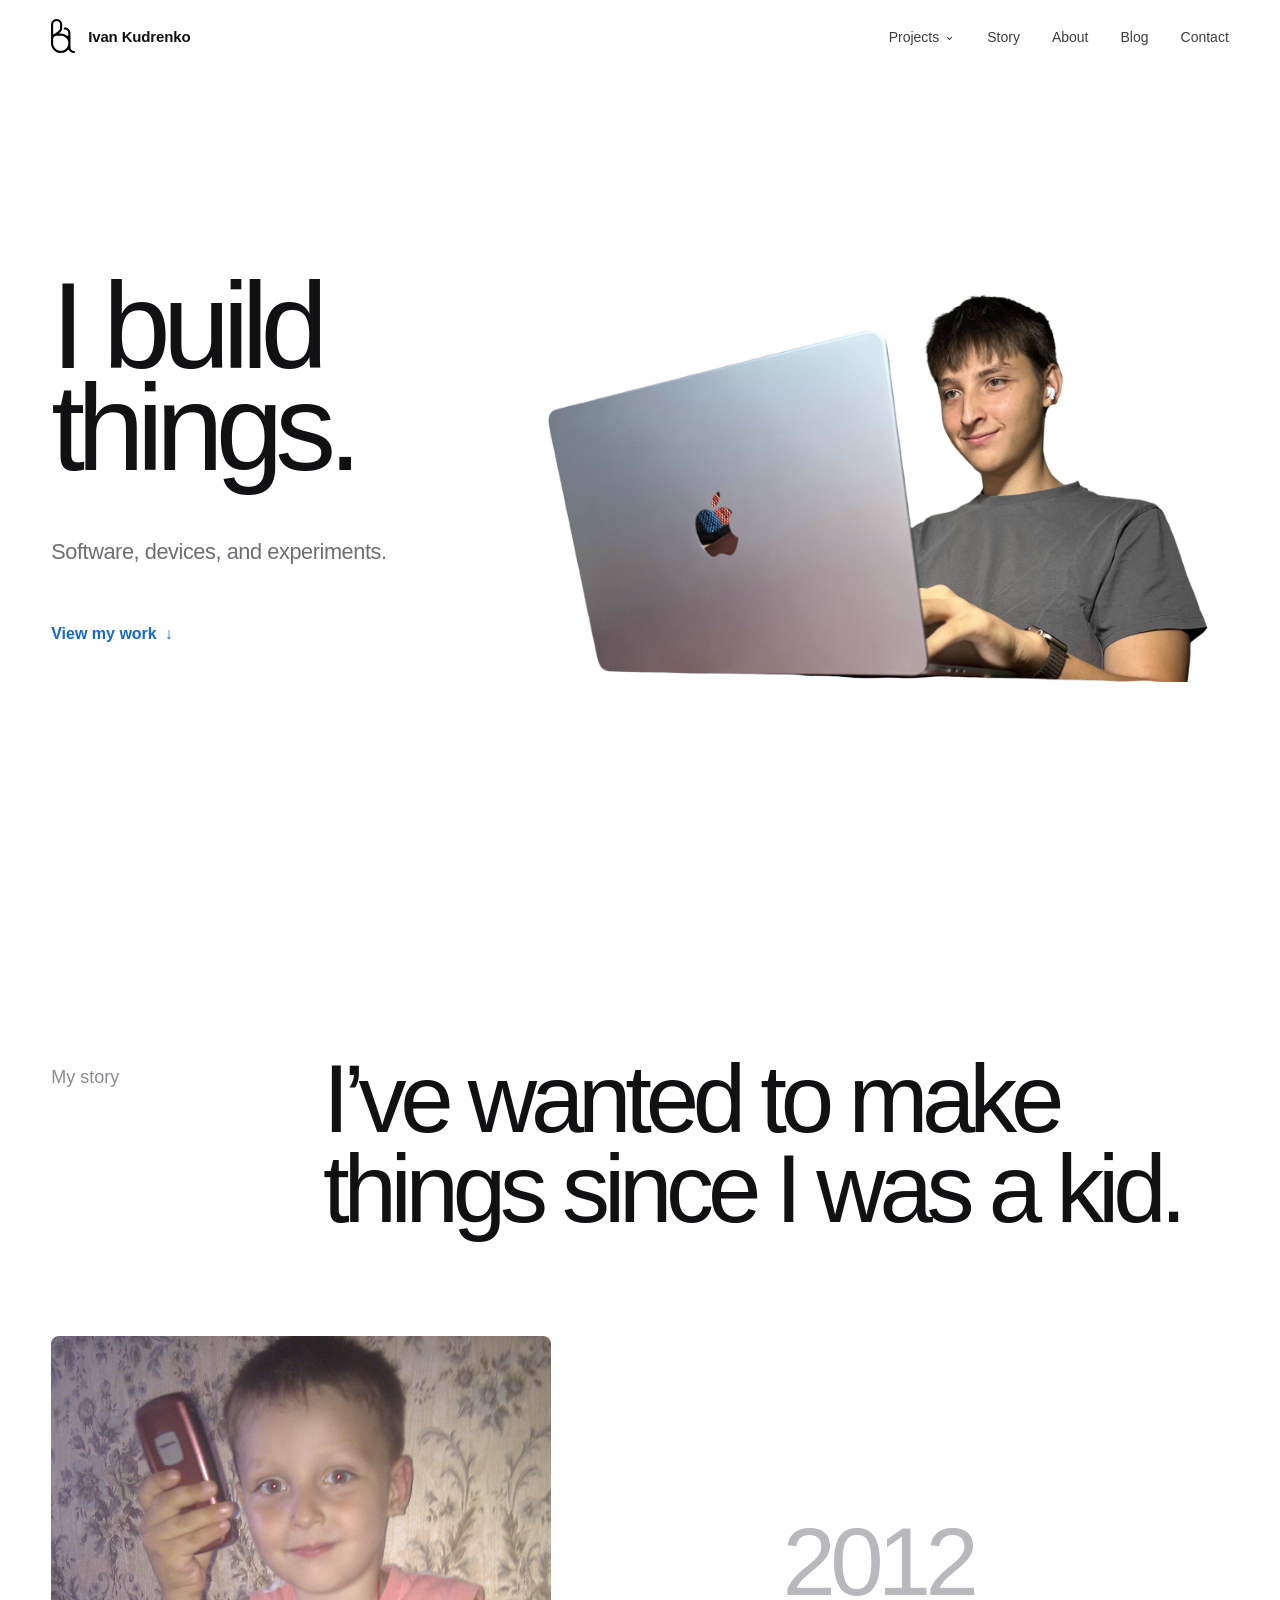
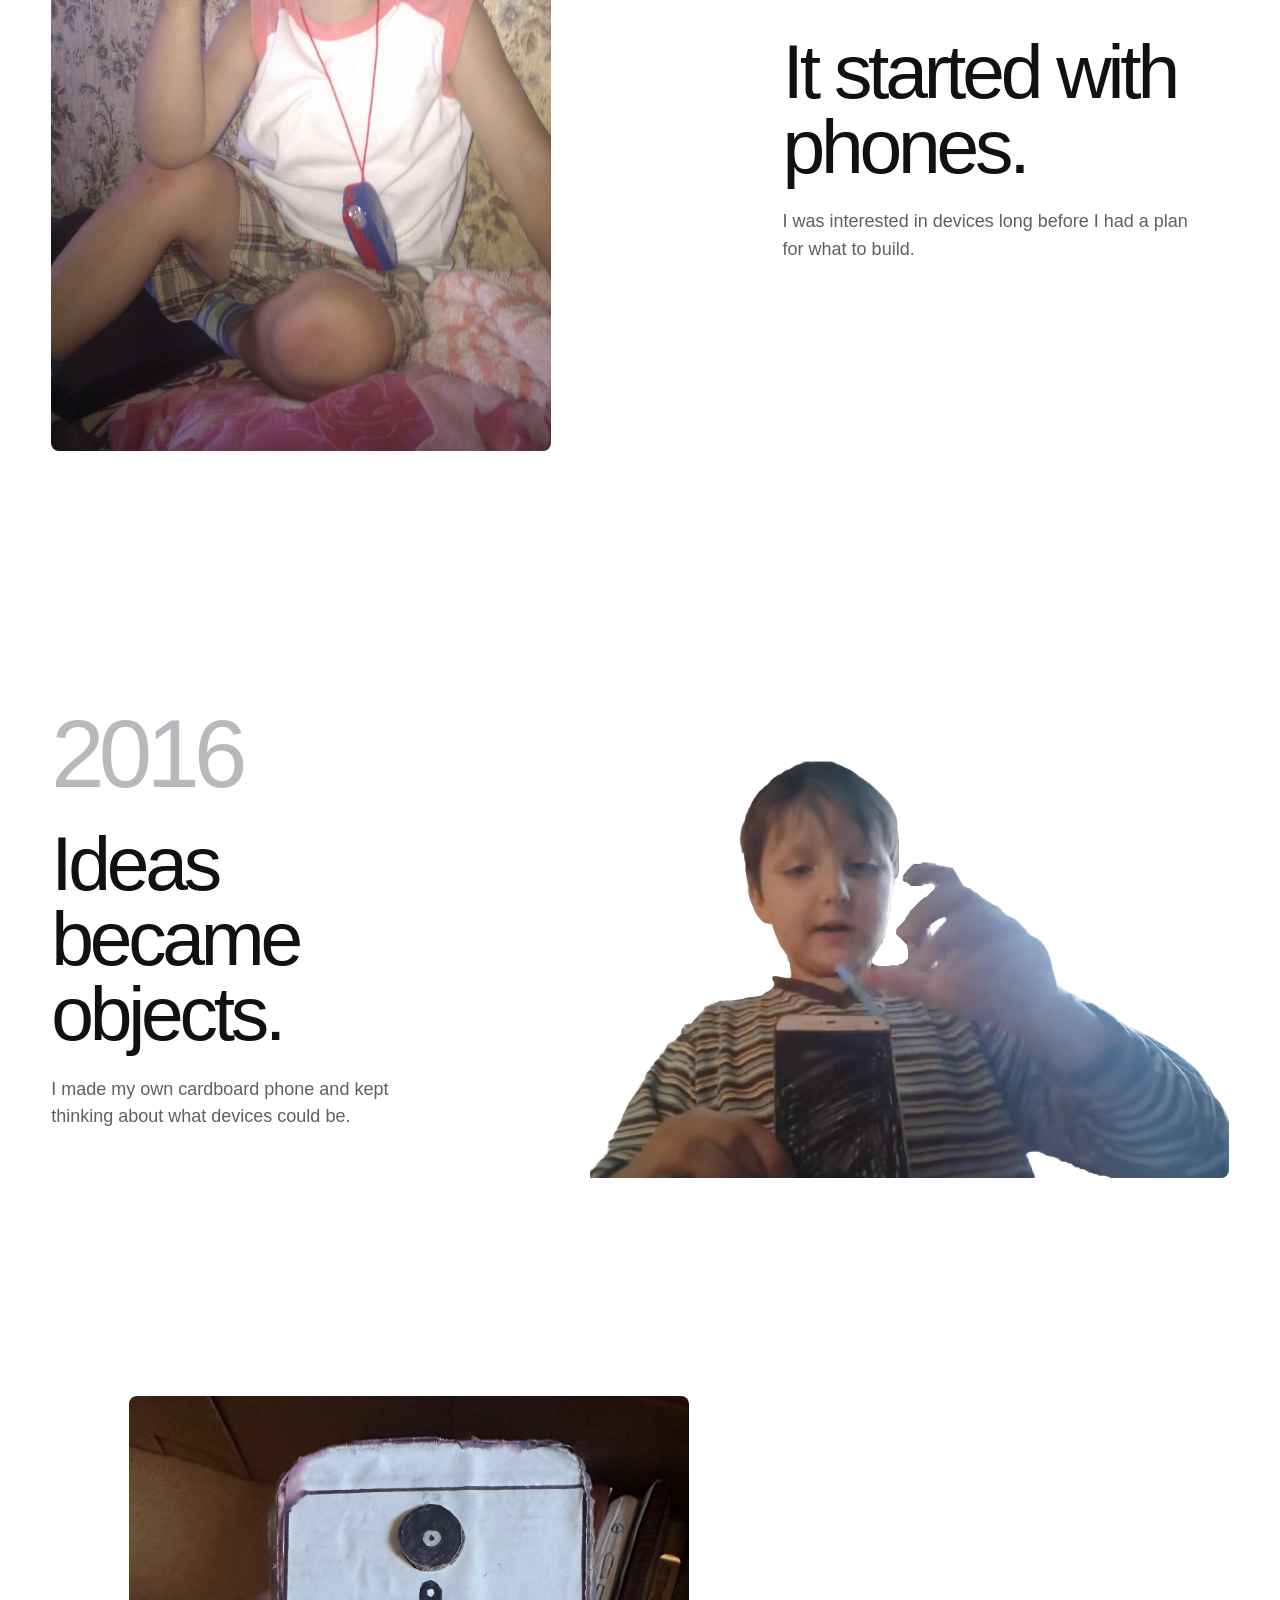
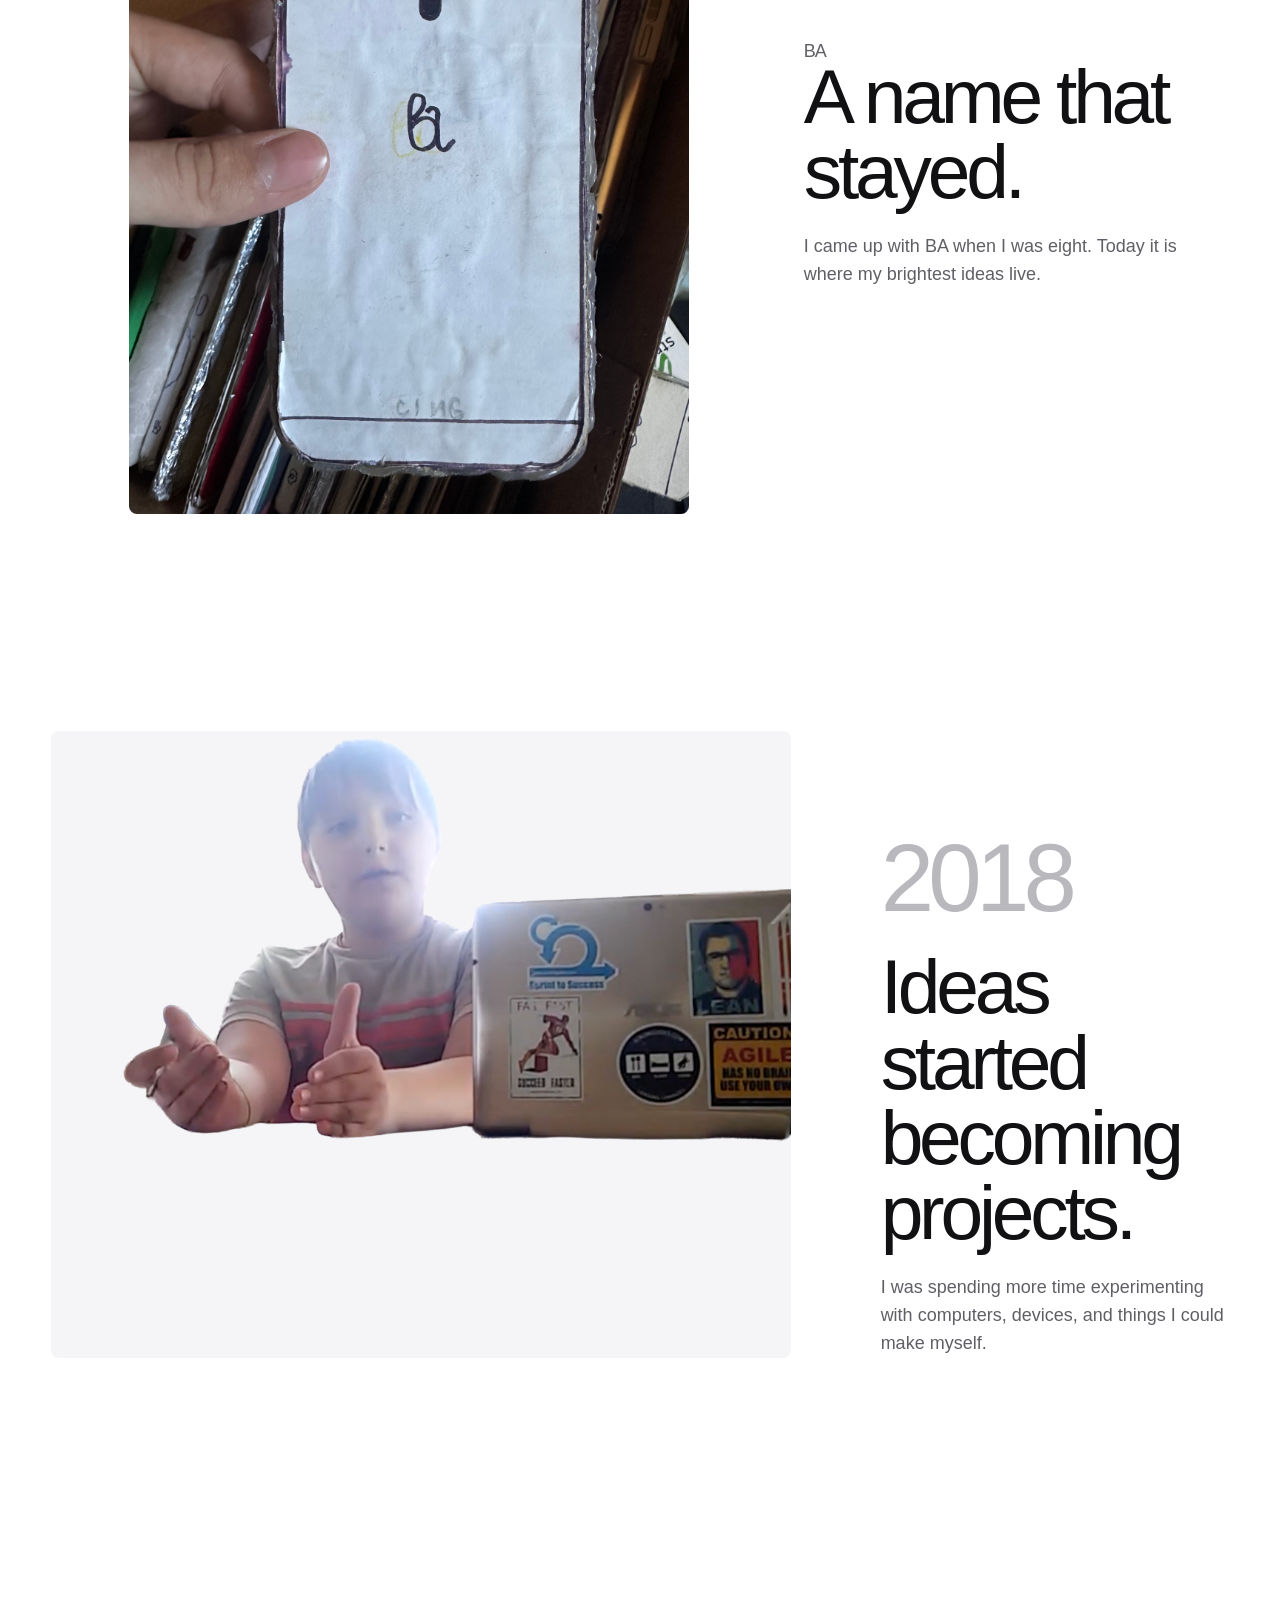
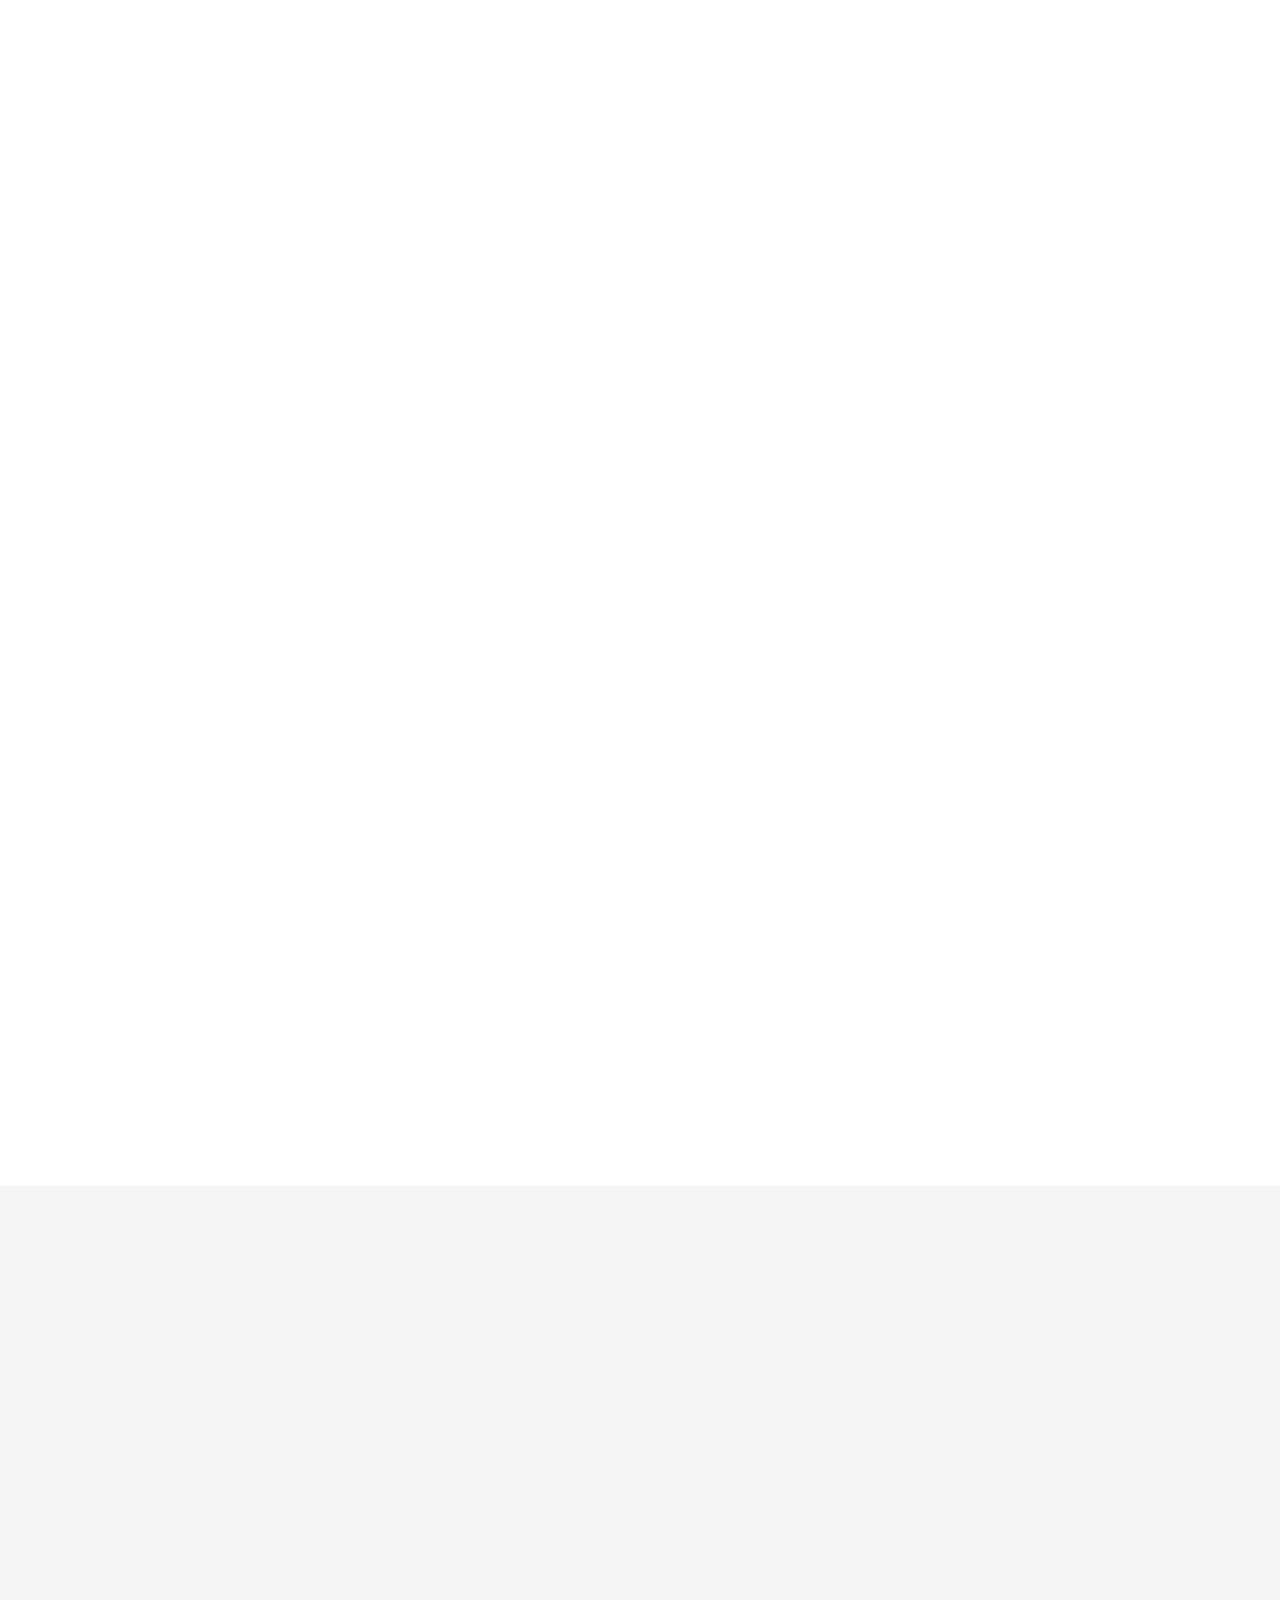
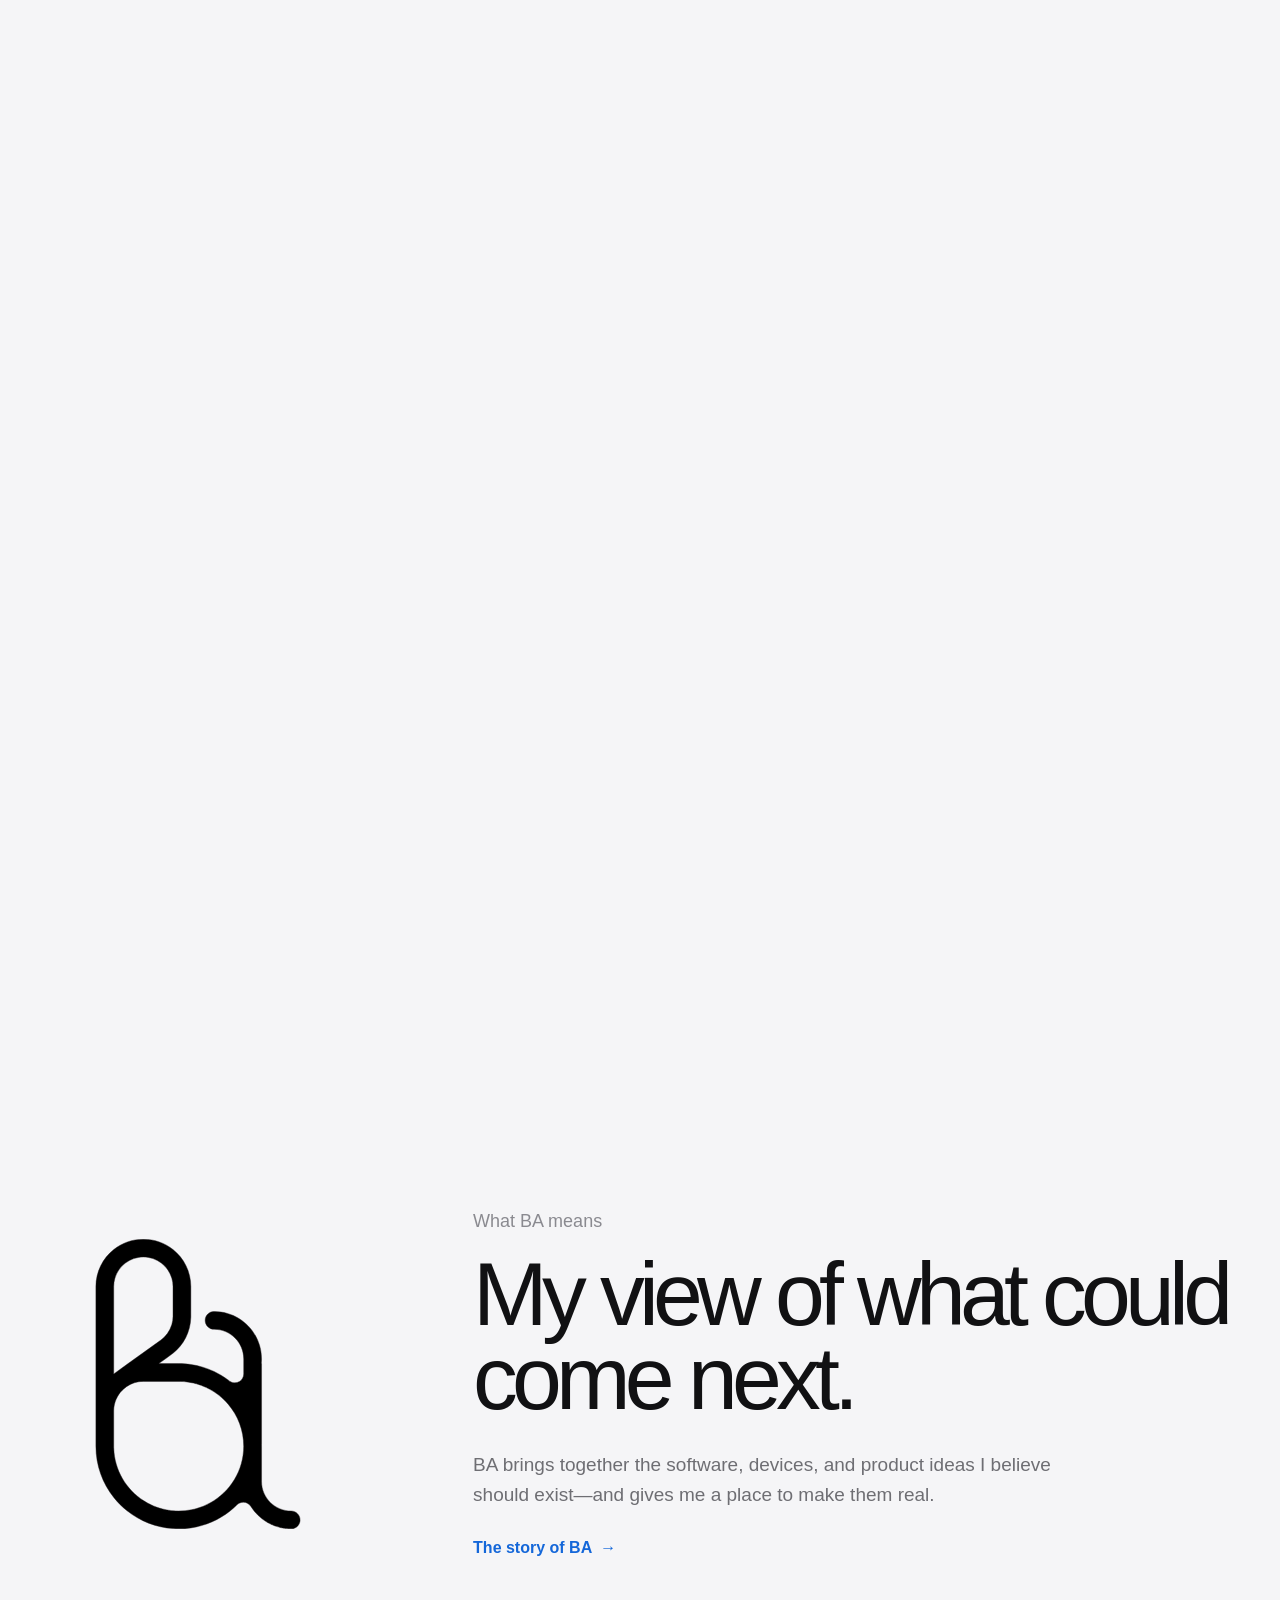
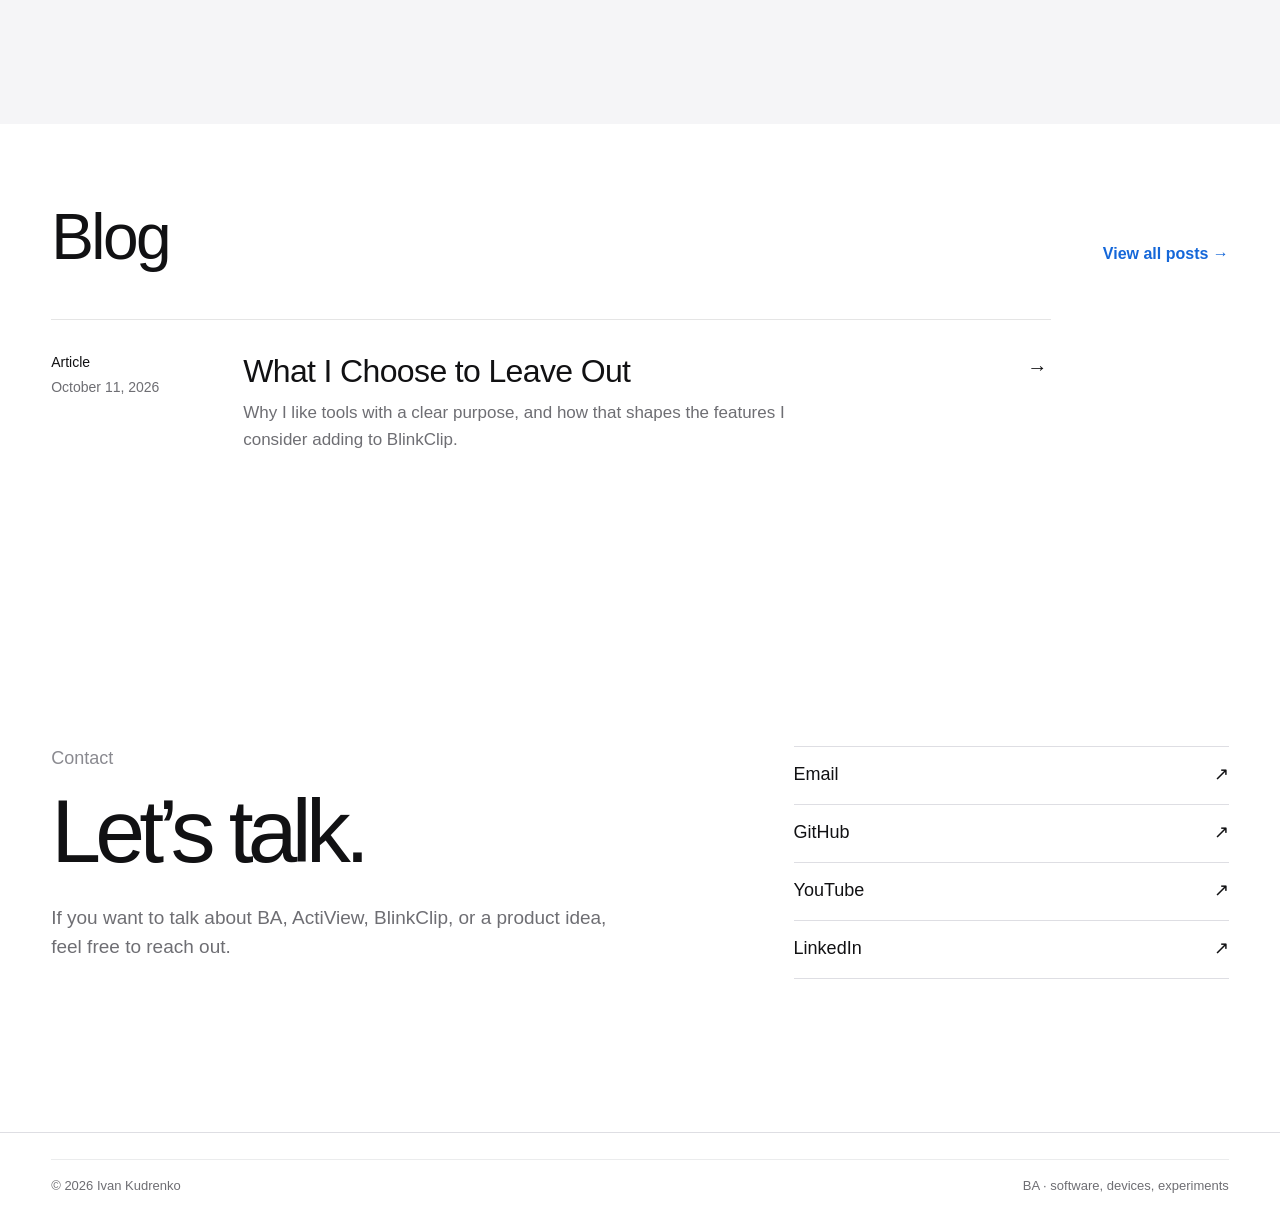
<file: index.html>
<!DOCTYPE html>
<html lang="en">
  <head>
    <meta charset="UTF-8" />
    <meta name="viewport" content="width=device-width, initial-scale=1.0" />
    <meta name="description" content="Ivan Kudrenko builds software, devices, and experiments through BA." />
    <title>Ivan Kudrenko — BA</title>
    <link rel="icon" href="BA_new_favicon.svg?v=20260728-2" type="image/svg+xml" />
    <link rel="preload" href="BA_new_logo.svg" as="image" type="image/svg+xml" />
    <link rel="preload" href="media for baproj/Ivan's photos/Ivan working hero 2026 no background 2.png" as="image" />
    <link rel="stylesheet" href="styles.css?v=20261007-design-lock" />
    <script src="script.js?v=20260912-corrections-4" defer></script>
    <link rel="stylesheet" href="/blog/blog.css" />
  </head>
  <body class="home-page">
    <header class="site-header">
      <div class="container header-inner">
        <a class="brand" href="#home" aria-label="Ivan Kudrenko home">
          <span class="brand-mark"><img src="BA_new_logo.svg" alt="BA" /></span>
          <span class="brand-name">Ivan Kudrenko</span>
        </a>
        <button class="nav-toggle" type="button" aria-expanded="false" aria-controls="site-nav">
          <span></span><span></span><span></span><span class="sr-only">Toggle navigation</span>
        </button>
        <nav class="site-nav" id="site-nav" aria-label="Primary">
          <details class="nav-projects">
            <summary class="nav-link projects-summary" data-section="projects">
              Projects <span aria-hidden="true">⌄</span>
            </summary>
            <div class="projects-menu">
              <a href="projects/activeview/"><span>ActiView</span><small>Prototype</small></a>
              <a href="https://blinkclip.baproj.com/" target="_blank" rel="noopener noreferrer"><span>BlinkClip</span><small>Batch video tools</small></a>
              <a href="https://ivankudrenko.github.io/shadow-box/" target="_blank" rel="noopener noreferrer"><span>Shadow Box</span><small>Playable game</small></a>
              <a href="projects/ba/"><span>BA</span><small>Identity</small></a>
              <a href="projects/youtube/"><span>YouTube</span><small>Videos & process</small></a>
            </div>
          </details>
          <a class="nav-link" href="#story">Story</a>
          <a class="nav-link" href="about/">About</a>
          <a class="nav-link" href="/blog/">Blog</a>
          <a class="nav-link" href="#contact">Contact</a>
        </nav>
      </div>
    </header>

    <main>
      <section class="hero" id="home" data-nav="home">
        <div class="container hero-grid">
          <div class="hero-copy" data-reveal>
            <h1>I build <br />things.</h1>
            <p>Software, devices, and experiments.</p>
            <a class="text-link" href="#projects">View my work <span aria-hidden="true">↓</span></a>
          </div>
          <figure class="hero-photo" data-reveal>
            <img src="media for baproj/Ivan's photos/Ivan working hero 2026 no background 2.png" alt="Ivan working behind a MacBook" width="4032" height="3024" />
          </figure>
        </div>
      </section>

      <section class="story-section" id="story" data-nav="story">
        <div class="container">
          <header class="editorial-heading story-heading" data-reveal>
            <p class="section-index">My story</p>
            <h2>I’ve wanted to make things since I was a kid.</h2>
          </header>
          <div class="story-grid">
            <article class="story-moment story-early" data-reveal>
              <figure><img src="media for baproj/Ivan's photos/Ivan with phone2012.JPG" alt="Ivan holding a phone as a child in 2012" width="1552" height="2592" loading="lazy" /></figure>
              <div><time>2012</time><h3>It started with phones.</h3><p>I was interested in devices long before I had a plan for what to build.</p></div>
            </article>
            <article class="story-moment story-making" data-reveal>
              <div><time>2016</time><h3>Ideas became objects.</h3><p>I made my own cardboard phone and kept thinking about what devices could be.</p></div>
              <figure class="story-cutout"><img src="media for baproj/Ivan's photos/Ivan with cardboard phone extended no background 2016.png" alt="Ivan showing a cardboard phone he made in 2016" width="2484" height="1844" loading="lazy" /></figure>
            </article>
            <article class="story-moment story-ba" data-reveal>
              <figure class="ba-artifact"><img src="media for baproj/first-phone-with-ba-logo.jpg" alt="An early handmade phone carrying the BA logo" loading="lazy" /></figure>
              <div><p class="story-kicker">BA</p><h3>A name that stayed.</h3><p>I came up with BA when I was eight. Today it is where my brightest ideas live.</p></div>
            </article>
            <article class="story-moment story-present" data-reveal>
              <figure><img src="media for baproj/Ivan's photos/Ivan with computer 2018.png" alt="Ivan working at a computer in 2018" width="2434" height="1620" loading="lazy" /></figure>
              <div><time>2018</time><h3>Ideas started becoming projects.</h3><p>I was spending more time experimenting with computers, devices, and things I could make myself.</p></div>
            </article>
            <article class="story-moment story-making" data-reveal>
              <div><time>2022</time><h3>I started putting it into videos.</h3><p>The interest had already been there for years. Video gave me a way to talk about phones, products, and the things I kept noticing about them.</p></div>
              <figure><img src="media for baproj/Ivan's photos/Ivan with phonenb2022.png" alt="Ivan holding a phone in 2022" width="2556" height="1530" loading="lazy" /></figure>
            </article>
            <article class="story-moment story-present" data-reveal>
              <figure><img src="media for baproj/Ivan's photos/Ivan with iphone 2023.png" alt="Ivan presenting with an iPhone in 2023" width="2168" height="1662" loading="lazy" /></figure>
              <div><time>2023</time><h3>I started explaining my ideas.</h3><p>Talking about technology pushed me to explain not just what I liked, but why I thought something could be better.</p></div>
            </article>
            <article class="story-moment story-present" data-reveal>
              <figure><img src="media for baproj/Ivan's photos/Actiview presentation as a year project in waldorf school 2025/Ivan presenting Actiview in the waldorf school as a year project 2025.png" alt="Ivan presenting ActiView at his Waldorf school in 2025" width="1374" height="1160" loading="lazy" /></figure>
              <div><time>2025</time><h3>ActiView, presented.</h3><p>A product idea became a prototype I could explain, test, and keep improving.</p></div>
            </article>
          </div>
          <div class="process-note" data-reveal>
            <p>I have more ideas than I build.</p>
            <p>I try to choose the ones that solve something real or make something meaningfully better. The best moment is when an idea finally works.</p>
          </div>
        </div>
      </section>

      <section class="work-section" id="projects" data-nav="projects">
        <div class="container">
          <header class="editorial-heading project-heading" data-reveal>
            <h2>Things I’m making.</h2>
          </header>
          <div class="project-list">
            <a class="project-preview" href="projects/activeview/" data-reveal>
              <div class="project-art"><img src="ActiView_media/ActiView_new_previewcard.png" alt="ActiView product artwork" width="1111" height="412" /></div>
              <div class="project-caption">
                <div><h3>ActiView</h3><span class="project-status">Prototype</span></div>
                <p>A phone-connected display for kayaking, biking, travel, and active use.</p>
              </div>
            </a>
            <a class="project-preview" href="https://blinkclip.baproj.com/" target="_blank" rel="noopener noreferrer" data-reveal>
              <div class="project-art"><img src="BlinkClip_media/BlinkClip_previewcard.png" alt="BlinkClip product artwork" width="1111" height="412" /></div>
              <div class="project-caption">
                <div><h3>BlinkClip</h3><span class="project-status">Available</span></div>
                <p>Batch video tools for Mac, Web, iPhone, and iPad. Process multiple clips without a timeline.</p>
              </div>
            </a>
            <a class="project-preview" href="https://ivankudrenko.github.io/shadow-box/" target="_blank" rel="noopener noreferrer" data-reveal>
              <div class="project-art"><img src="Shadowbox_media/Shadowbox_previewcard.svg" alt="Shadow Box game artwork" /></div>
              <div class="project-caption"><div><h3>Shadow Box</h3><span class="project-status">Playable</span></div><p>A puzzle-platformer about light, shadow, and collecting stars.</p></div>
            </a>
            <a class="project-preview" href="projects/ba/" data-reveal>
              <div class="project-art"><img src="site_media/BA_previewcard.new.png" alt="BA identity artwork" width="1111" height="412" /></div>
              <div class="project-caption"><div><h3>BA</h3><span class="project-status">Ongoing</span></div><p>The identity behind my brightest ideas and what I want to build next.</p></div>
            </a>
            <a class="project-preview" href="projects/youtube/" data-reveal>
              <div class="project-art"><img src="YouTube_media/YouTube_previewcard.png" alt="YouTube channel artwork" width="1111" height="412" loading="lazy" /></div>
              <div class="project-caption"><div><h3>YouTube</h3><span class="project-status">Ongoing</span></div><p>Ideas, experiments, reviews, and the process behind what I build.</p></div>
            </a>
          </div>
        </div>
      </section>

      <section class="ba-section" id="vision" data-nav="story">
        <div class="container ba-layout" data-reveal>
          <img src="BA_new_logo.svg" alt="BA" />
          <div><p class="section-index">What BA means</p><h2>My view of what could come next.</h2><p>BA brings together the software, devices, and product ideas I believe should exist—and gives me a place to make them real.</p><a class="text-link" href="projects/ba/">The story of BA <span aria-hidden="true">→</span></a></div>
        </div>
      </section>

<!-- BLOG START --><section class="home-blog" id="blog"><div class="container"><header><h2>Blog</h2><a class="text-link" href="/blog/">View all posts →</a></header><article class="blog-row" data-blog-type="article"><a href="/blog/what-i-choose-to-leave-out/"><div class="blog-row-meta"><span>Article</span><time datetime="2026-10-11T22:14:38-04:00">October 11, 2026</time></div><div class="blog-row-copy"><h3>What I Choose to Leave Out</h3><p>Why I like tools with a clear purpose, and how that shapes the features I consider adding to BlinkClip.</p></div><span class="blog-row-arrow" aria-hidden="true">→</span></a></article></div></section><!-- BLOG END -->
      <section class="contact-section" id="contact" data-nav="contact">
        <div class="container contact-layout" data-reveal>
          <div><p class="section-index">Contact</p><h2>Let’s talk.</h2><p>If you want to talk about BA, ActiView, BlinkClip, or a product idea, feel free to reach out.</p></div>
          <div class="contact-links">
            <a href="mailto:ivan.d.kudrenko@gmail.com?subject=Let%27s%20talk">Email <span aria-hidden="true">↗</span></a>
            <a href="https://github.com/IvanKudrenko" target="_blank" rel="noopener noreferrer">GitHub <span aria-hidden="true">↗</span></a>
            <a href="https://www.youtube.com/@KUDRENKOivan" target="_blank" rel="noopener noreferrer">YouTube <span aria-hidden="true">↗</span></a>
            <a href="https://www.linkedin.com/" target="_blank" rel="noopener noreferrer">LinkedIn <span aria-hidden="true">↗</span></a>
          </div>
        </div>
      </section>
    </main>

    <footer class="site-footer"><div class="container footer-inner"><p>© 2026 Ivan Kudrenko</p><p>BA · software, devices, experiments</p></div></footer>
  </body>
</html>
</file>
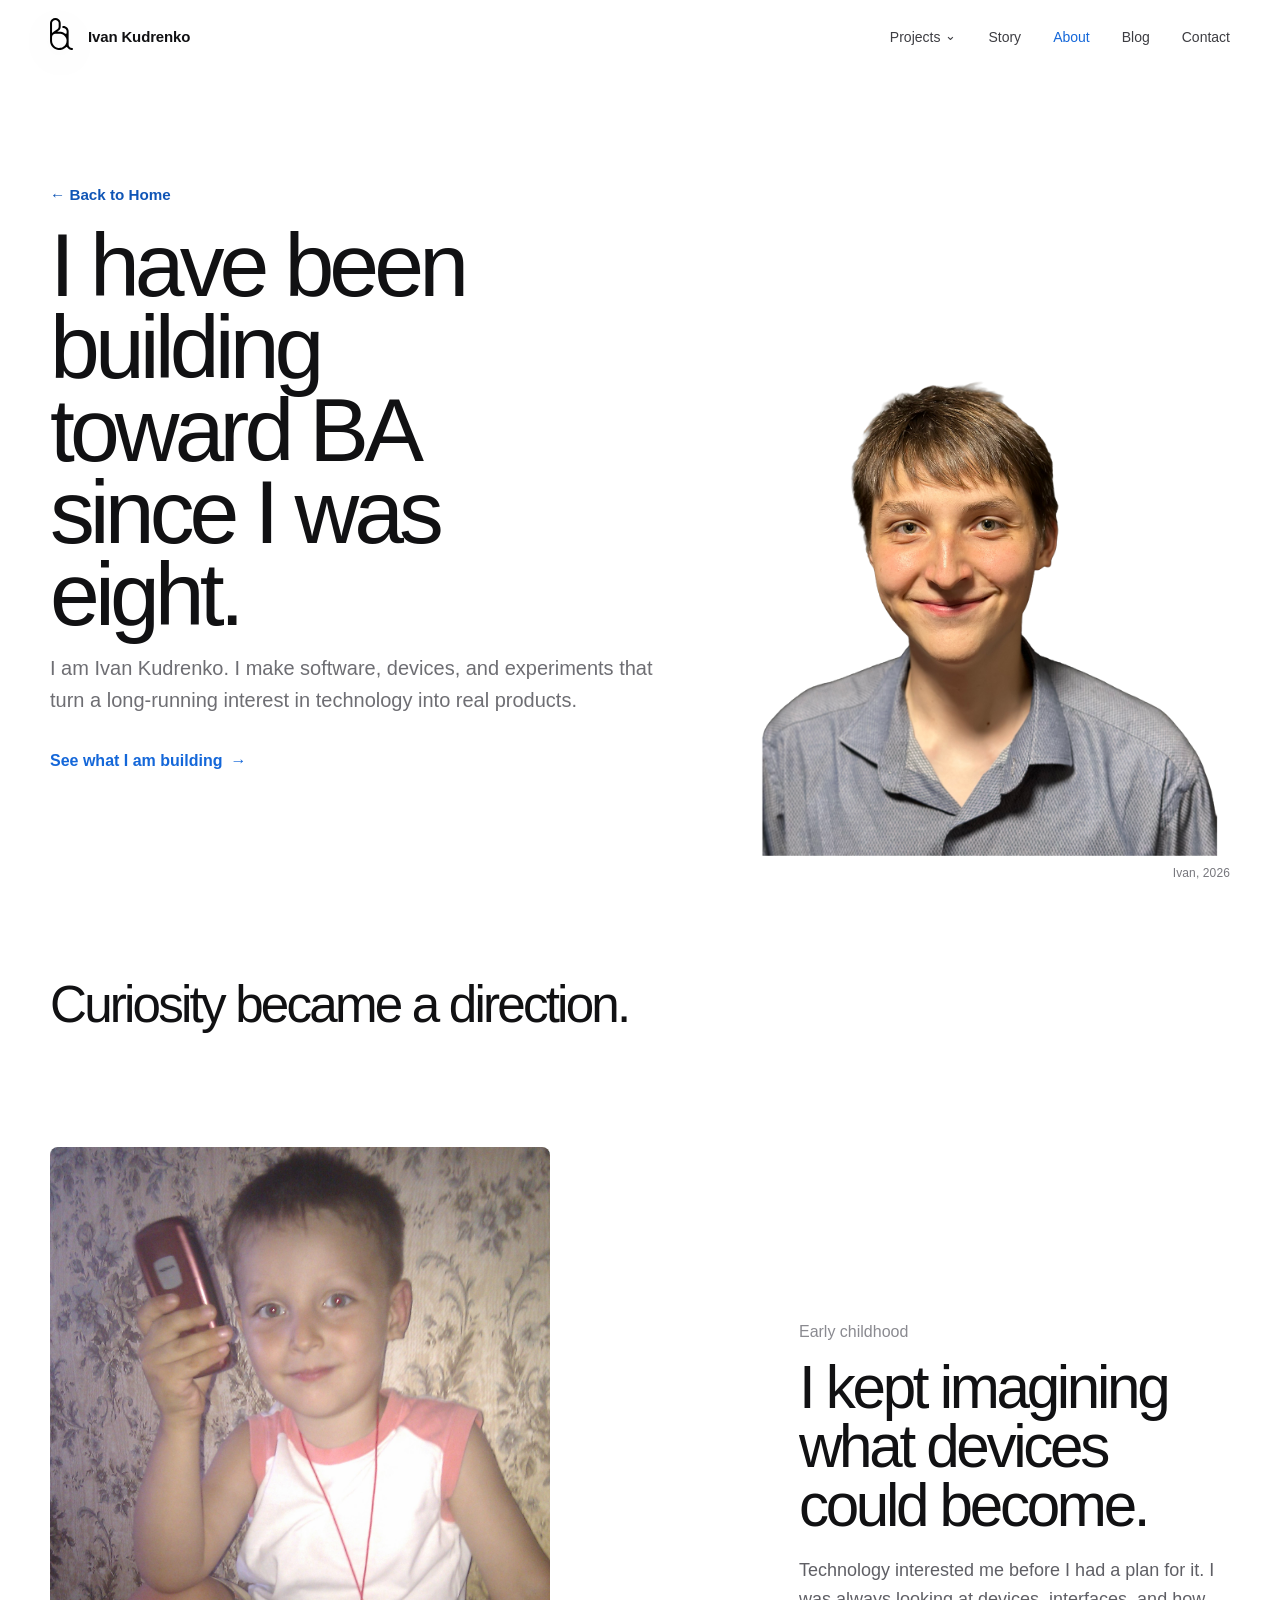
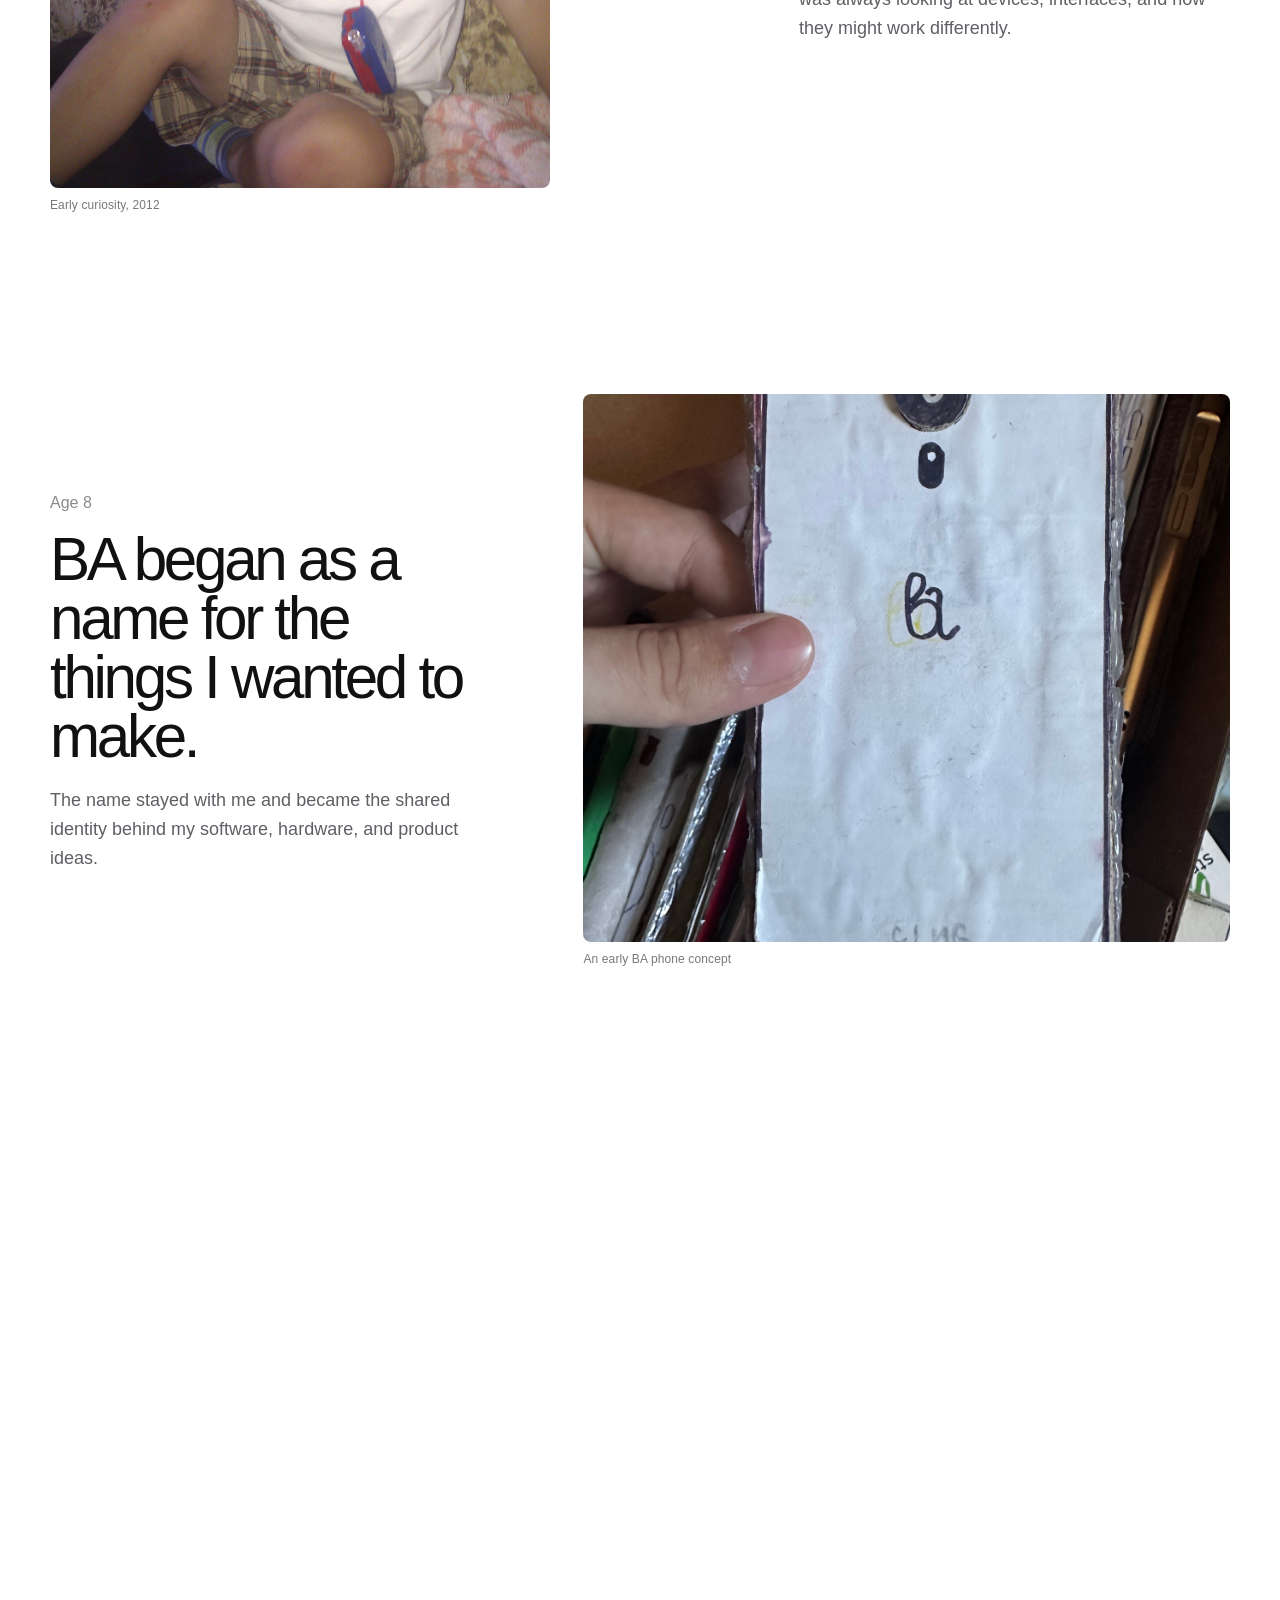
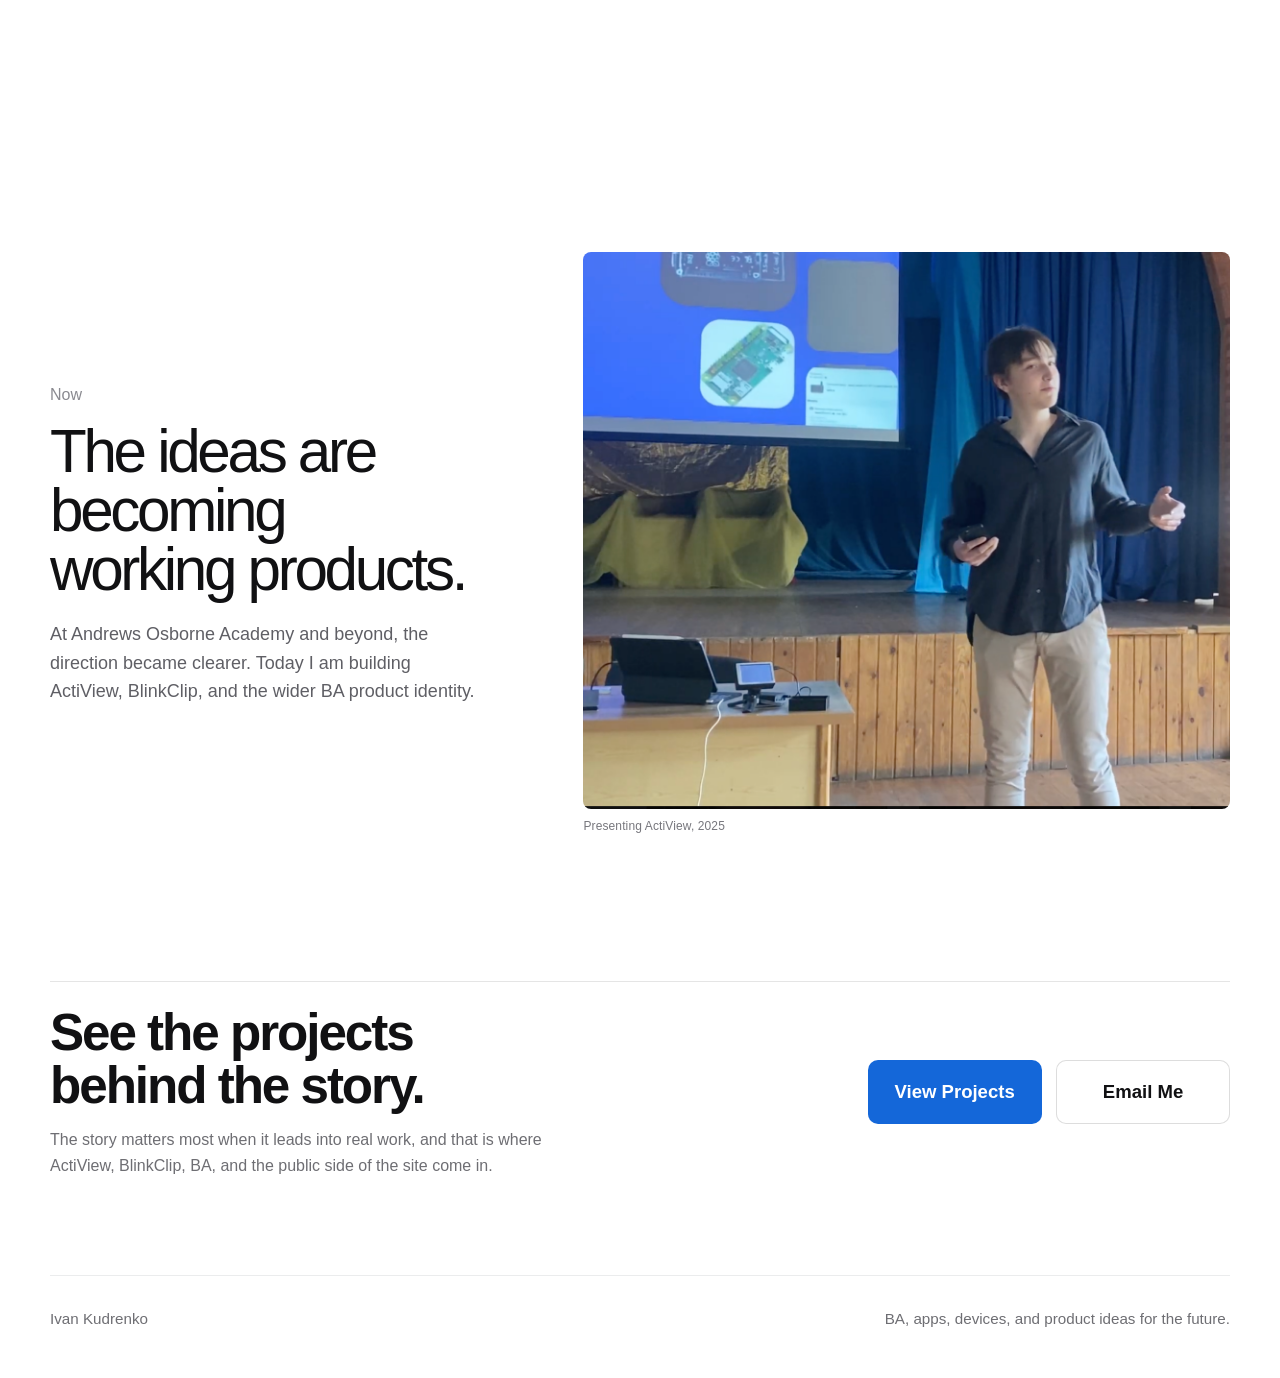
<file: about/index.html>
<!DOCTYPE html>
<html lang="en">
  <head>
    <meta charset="UTF-8" />
    <meta name="viewport" content="width=device-width, initial-scale=1.0" />
    <meta
      name="description"
      content="I am Ivan Kudrenko. This is the fuller story behind BA, my education, my product direction, and why I care about building technology."
    />
    <title>About Ivan Kudrenko | BA and Product Story</title>
    <link rel="icon" href="../BA_new_favicon.svg?v=20260728-2" type="image/svg+xml" />
    <link rel="stylesheet" href="../styles.css?v=20261007-design-lock" />
    <script src="../script.js?v=20260912-corrections-4" defer></script>
  </head>
  <body class="project-page about-page">
    <header class="site-header">
      <div class="container header-inner">
        <a class="brand" href="../index.html#home" aria-label="Ivan Kudrenko home">
          <span class="brand-mark"><img src="../BA_new_logo.svg" alt="BA" /></span>
          <span class="brand-name">Ivan Kudrenko</span>
        </a>

        <button
          class="nav-toggle"
          type="button"
          aria-expanded="false"
          aria-controls="site-nav"
        >
          <span></span>
          <span></span>
          <span></span>
          <span class="sr-only">Toggle navigation</span>
        </button>

        <nav class="site-nav" id="site-nav" aria-label="Primary">
          <details class="nav-projects">
            <summary class="nav-link projects-summary" data-section="projects">Projects <span aria-hidden="true">⌄</span></summary>
            <div class="projects-menu">
              <a href="../projects/activeview/"><span>ActiView</span><small>Prototype</small></a>
              <a href="https://blinkclip.baproj.com/" target="_blank" rel="noopener noreferrer"><span>BlinkClip</span><small>Batch video tools</small></a>
              <a href="https://ivankudrenko.github.io/shadow-box/" target="_blank" rel="noopener noreferrer"><span>Shadow Box</span><small>Playable game</small></a>
              <a href="../projects/ba/"><span>BA</span><small>Identity</small></a>
              <a href="../projects/youtube/"><span>YouTube</span><small>Videos & process</small></a>
            </div>
          </details>
          <a class="nav-link" href="../index.html#story">Story</a>
          <a class="nav-link active" data-section="about" href="#about">About</a>
          <a class="nav-link" href="/blog/">Blog</a>
          <a class="nav-link" href="../index.html#contact">Contact</a>
        </nav>
      </div>
    </header>

    <main>
      <section class="section project-page-hero" id="about" data-nav="about">
        <div class="container project-page-grid about-hero-grid">
          <div class="project-page-copy" data-reveal>
            <a class="back-link" href="../index.html#about">&larr; Back to Home</a>
            <span class="section-label">About Ivan</span>
            <h1>I have been building toward BA since I was eight.</h1>
            <p class="project-page-lead">
              I am Ivan Kudrenko. I make software, devices, and experiments that
              turn a long-running interest in technology into real products.
            </p>
            <a class="about-text-link" href="../index.html#projects">See what I am building <span aria-hidden="true">→</span></a>
          </div>

          <figure class="about-hero-portrait" data-reveal>
            <img
              src="../media for baproj/Ivan's photos/no background/Ivan in fron of camera 2026 no background.png"
              alt="Ivan Kudrenko in front of a camera in 2026"
              width="1200"
              height="1500"
            />
            <figcaption>Ivan, 2026</figcaption>
          </figure>
        </div>
      </section>

      <section class="section" data-nav="about">
        <div class="container">
          <div class="section-heading" data-reveal>
            <span class="section-label">My Story</span>
            <h2>Curiosity became a direction.</h2>
          </div>

          <div class="about-history">
            <article class="about-history-moment about-history-early" data-reveal>
              <figure>
                <img
                  src="../media for baproj/Ivan's photos/Ivan with phone2012.JPG"
                  alt="Ivan holding a phone as a child in 2012"
                  width="1552"
                  height="2592"
                  loading="lazy"
                />
                <figcaption>Early curiosity, 2012</figcaption>
              </figure>
              <div class="about-history-copy">
                <span class="panel-kicker">Early childhood</span>
                <h3>I kept imagining what devices could become.</h3>
                <p>Technology interested me before I had a plan for it. I was always looking at devices, interfaces, and how they might work differently.</p>
              </div>
            </article>

            <article class="about-history-moment about-history-ba" data-reveal>
              <div class="about-history-copy">
                <span class="panel-kicker">Age 8</span>
                <h3>BA began as a name for the things I wanted to make.</h3>
                <p>The name stayed with me and became the shared identity behind my software, hardware, and product ideas.</p>
              </div>
              <figure>
                <img
                  src="../media for baproj/first-phone-with-ba-logo.jpg"
                  alt="An early handmade phone concept with the BA logo"
                  width="4032"
                  height="3024"
                  loading="lazy"
                />
                <figcaption>An early BA phone concept</figcaption>
              </figure>
            </article>

            <article class="about-history-moment about-history-ukraine" data-reveal>
              <figure>
                <img
                  src="../media for baproj/Ivan's photos/Ivan with cardboard phone extended no background 2016.png"
                  alt="Ivan showing a cardboard phone prototype in 2016"
                  width="2484"
                  height="1844"
                  loading="lazy"
                />
                <figcaption>Making a cardboard phone, 2016</figcaption>
              </figure>
              <div class="about-history-copy">
                <span class="panel-kicker">Ukraine</span>
                <h3>School made room for creativity and independent thought.</h3>
                <p>At my Waldorf school in Ukraine, making and imagination were part of learning. That gave my early product ideas room to grow.</p>
              </div>
            </article>

            <article class="about-history-moment about-history-now" data-reveal>
              <div class="about-history-copy">
                <span class="panel-kicker">Now</span>
                <h3>The ideas are becoming working products.</h3>
                <p>At Andrews Osborne Academy and beyond, the direction became clearer. Today I am building ActiView, BlinkClip, and the wider BA product identity.</p>
              </div>
              <figure>
                <img
                  src="../media for baproj/Ivan's photos/Actiview presentation as a year project in waldorf school 2025/Ivan presenting Actiview in the waldorf school as a year project 2025.png"
                  alt="Ivan presenting the ActiView prototype as a school project in 2025"
                  width="1374"
                  height="1160"
                  loading="lazy"
                />
                <figcaption>Presenting ActiView, 2025</figcaption>
              </figure>
            </article>
          </div>
        </div>
      </section>

      <section class="section" data-nav="about">
        <div class="container">
          <div class="contact-card cta-panel" data-reveal>
            <div class="contact-copy">
              <span class="section-label">Next</span>
              <h2>See the projects behind the story.</h2>
              <p>
                The story matters most when it leads into real work, and that is
                where ActiView, BlinkClip, BA, and the public side of the site
                come in.
              </p>
            </div>

            <div class="contact-actions">
              <a class="button button-primary" href="../index.html#projects">View Projects</a>
              <a class="button button-secondary" href="mailto:ivan.d.kudrenko@gmail.com?subject=About%20Ivan">
                Email Me
              </a>
            </div>
          </div>
        </div>
      </section>
    </main>

    <footer class="site-footer">
      <div class="container footer-inner">
        <p>Ivan Kudrenko</p>
        <p>BA, apps, devices, and product ideas for the future.</p>
      </div>
    </footer>
  </body>
</html>
</file>
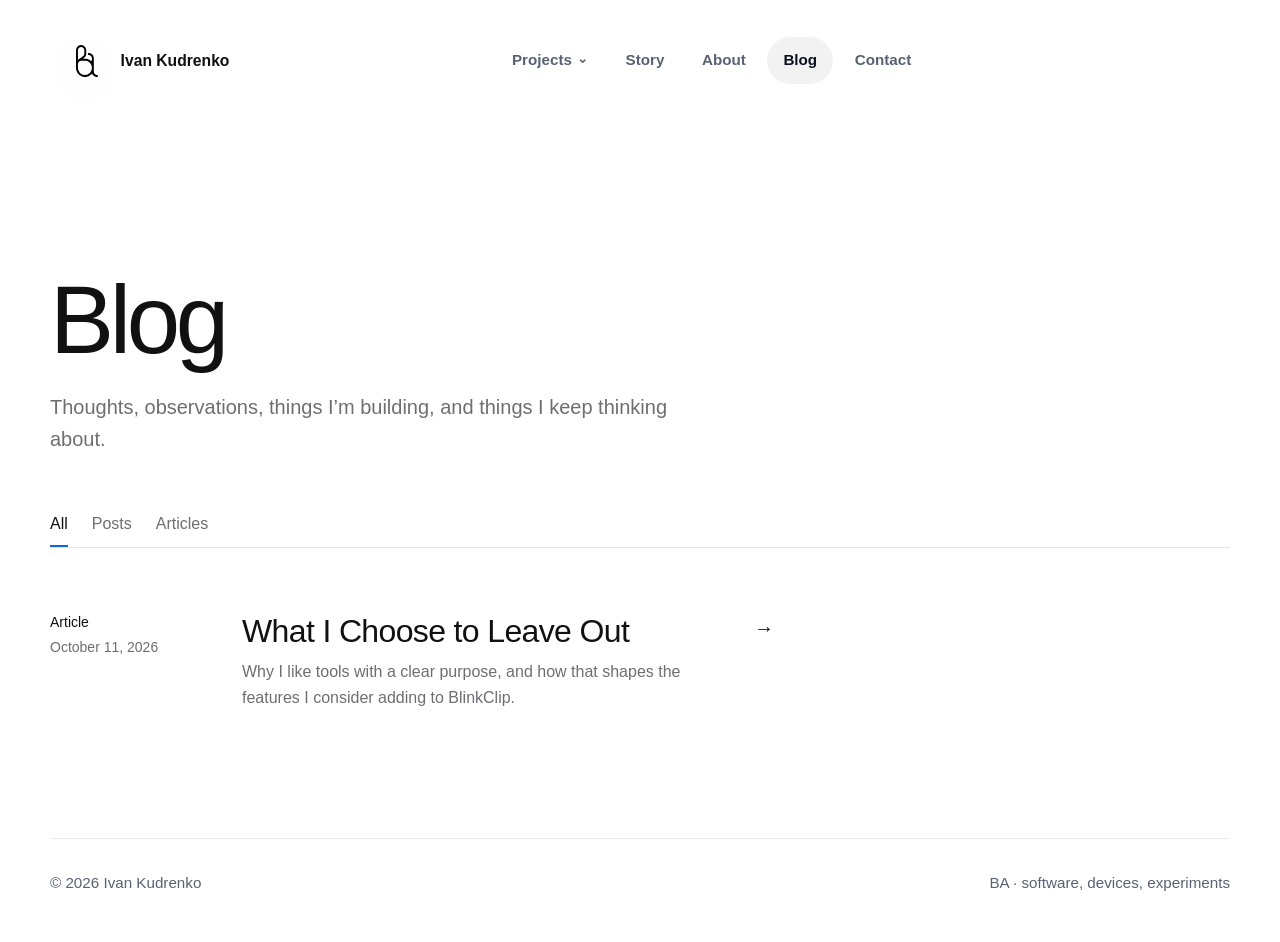
<file: blog/index.html>
<!DOCTYPE html><html lang="en"><head><meta charset="utf-8"><meta name="viewport" content="width=device-width, initial-scale=1"><title>Blog — BA</title><meta name="description" content="Thoughts, observations, things I’m building, and things I keep thinking about."><link rel="canonical" href="https://baproj.com/blog/"><meta property="og:site_name" content="BA"><meta property="og:type" content="website"><meta property="og:locale" content="en_US"><meta property="og:title" content="Blog"><meta property="og:description" content="Thoughts, observations, things I’m building, and things I keep thinking about."><meta property="og:url" content="https://baproj.com/blog/"><meta property="og:image" content="https://baproj.com/site_media/BA_previewcard.png"><meta name="twitter:card" content="summary_large_image"><meta name="twitter:title" content="Blog"><meta name="twitter:description" content="Thoughts, observations, things I’m building, and things I keep thinking about."><meta name="twitter:image" content="https://baproj.com/site_media/BA_previewcard.png"><link rel="alternate" type="application/rss+xml" title="BA Blog" href="https://baproj.com/blog/feed.xml"><link rel="icon" href="/BA_new_favicon.svg"><link rel="stylesheet" href="/styles.css"><link rel="stylesheet" href="/blog/blog.css"><link rel="stylesheet" href="/blog/language.css"><script src="/script.js" defer></script><script src="/blog/public.js" defer></script></head><body class="blog-page"><header class="site-header">
      <div class="container header-inner">
        <a class="brand" href="/" aria-label="Ivan Kudrenko home">
          <span class="brand-mark"><img src="/BA_new_logo.svg" alt="BA" /></span>
          <span class="brand-name">Ivan Kudrenko</span>
        </a>
        <button class="nav-toggle" type="button" aria-expanded="false" aria-controls="site-nav">
          <span></span><span></span><span></span><span class="sr-only">Toggle navigation</span>
        </button>
        <nav class="site-nav" id="site-nav" aria-label="Primary">
          <details class="nav-projects">
            <summary class="nav-link projects-summary" data-section="projects">
              Projects <span aria-hidden="true">⌄</span>
            </summary>
            <div class="projects-menu">
              <a href="/projects/activeview/"><span>ActiView</span><small>Prototype</small></a>
              <a href="https://blinkclip.baproj.com/" target="_blank" rel="noopener noreferrer"><span>BlinkClip</span><small>Batch video tools</small></a>
              <a href="https://ivankudrenko.github.io/shadow-box/" target="_blank" rel="noopener noreferrer"><span>Shadow Box</span><small>Playable game</small></a>
              <a href="/projects/ba/"><span>BA</span><small>Identity</small></a>
              <a href="/projects/youtube/"><span>YouTube</span><small>Videos & process</small></a>
            </div>
          </details>
          <a class="nav-link" href="/#story">Story</a>
          <a class="nav-link" href="/about/">About</a>
          <a class="nav-link active" href="/blog/">Blog</a>
          <a class="nav-link" href="/#contact">Contact</a>
        </nav>
      </div>
    </header><main class="container blog-main"><header class="blog-heading"><h1>Blog</h1><p>Thoughts, observations, things I’m building, and things I keep thinking about.</p></header><nav class="blog-filters" aria-label="Filter writing"><button type="button" data-filter="all" aria-pressed="true">All</button><button type="button" data-filter="post" aria-pressed="false">Posts</button><button type="button" data-filter="article" aria-pressed="false">Articles</button></nav><div class="blog-feed" aria-live="polite"><article class="blog-row" data-blog-type="article"><a href="/blog/what-i-choose-to-leave-out/"><div class="blog-row-meta"><span>Article</span><time datetime="2026-10-11T22:14:38-04:00">October 11, 2026</time></div><div class="blog-row-copy"><h2>What I Choose to Leave Out</h2><p>Why I like tools with a clear purpose, and how that shapes the features I consider adding to BlinkClip.</p></div><span class="blog-row-arrow" aria-hidden="true">→</span></a></article></div><p class="blog-filter-empty" hidden>No writing in this format yet.</p></main><footer class="site-footer"><div class="container footer-inner"><p>© 2026 Ivan Kudrenko</p><p>BA · software, devices, experiments</p></div></footer></body></html>
</file>
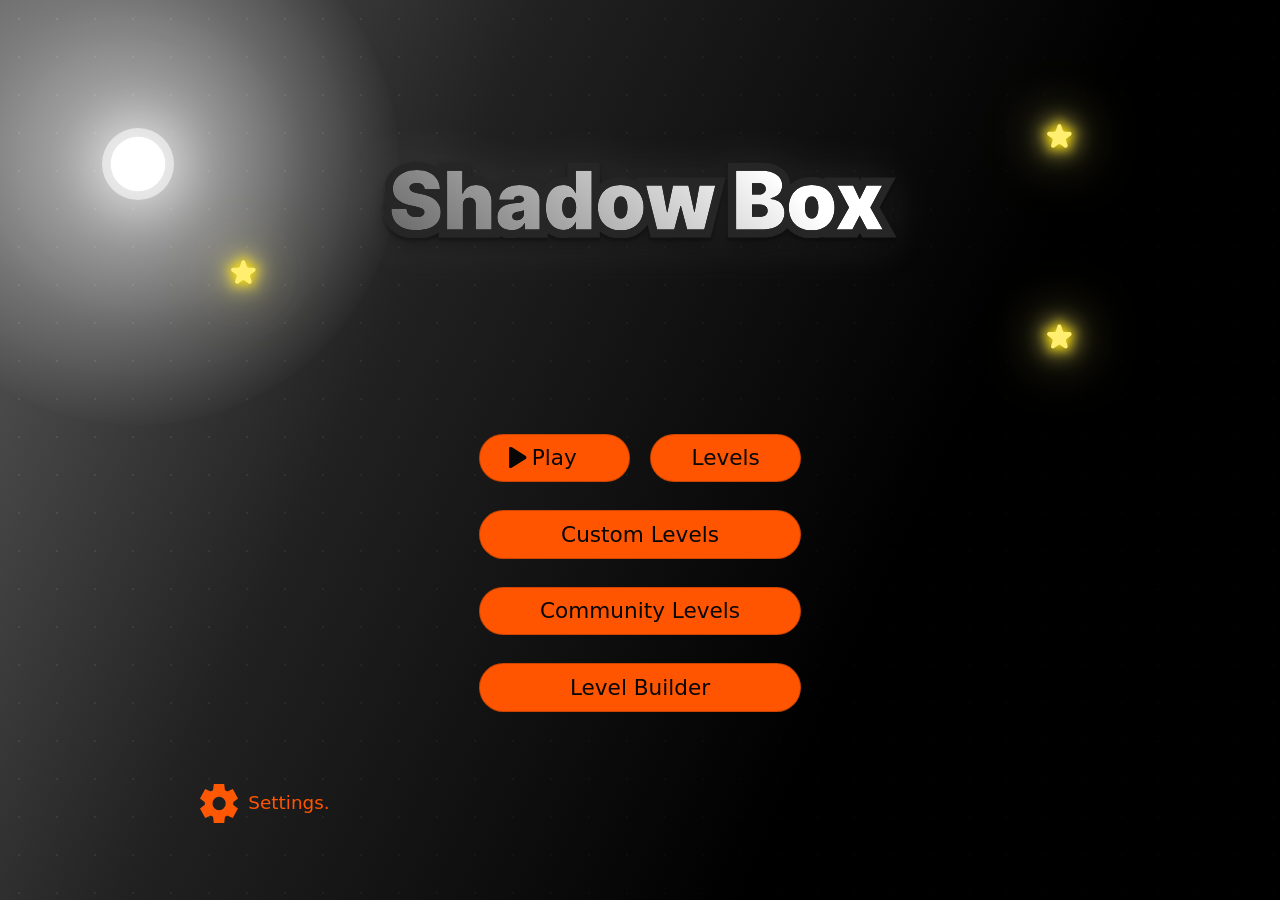
<file: shadow-box-game/index.html>
<!DOCTYPE html>
<html lang="en">
<head>
  <meta charset="UTF-8">
  <meta name="viewport" content="width=device-width, initial-scale=1.0">
  <title>Shadow Box</title>
  <link rel="icon" href="../BA_new_favicon.svg?v=20260728-2" type="image/svg+xml">
  <link rel="stylesheet" href="style.css?v=20260516-8">
</head>
<body>
  <main class="app-shell">
    <section id="mainMenu" class="screen menu-screen">
      <h1 class="sr-only">Shadow Box</h1>
      <img class="menu-logo" src="new logo.svg" alt="Shadow Box">
      <div class="menu-art" aria-hidden="true">
        <img class="menu-light" src="light source.svg" alt="">
        <img class="menu-star menu-star-left" src="star.svg" alt="">
        <img class="menu-star menu-star-top" src="star.svg" alt="">
        <img class="menu-star menu-star-right" src="star.svg" alt="">
        <img class="menu-player" src="main sprite.svg" alt="">
      </div>
      <div class="menu-actions" aria-label="Main menu">
        <button id="playButton" class="primary-button icon-play" type="button">Play</button>
        <button id="levelSelectButton" type="button">Levels</button>
        <button id="customLevelsButton" type="button">Custom Levels</button>
        <button id="communityLevelsButton" type="button">Community Levels</button>
        <button id="builderButton" type="button">Level Builder</button>
      </div>
      <button id="settingsButton" class="settings-button" type="button">
        <img class="settings-icon" src="setting symbol.svg" alt="" aria-hidden="true">
        <span>Settings.</span>
      </button>
    </section>

    <div id="settingsOverlay" class="settings-overlay" hidden>
      <section class="settings-panel" role="dialog" aria-modal="true" aria-labelledby="settingsTitle">
        <div class="settings-panel-header">
          <div>
            <p class="eyebrow">Game options</p>
            <h2 id="settingsTitle">Settings</h2>
          </div>
          <button id="settingsCloseButton" class="settings-close-button" type="button" aria-label="Close settings">×</button>
        </div>

        <div class="settings-list">
          <label class="setting-row" for="motionToggle">
            <span>
              <strong>Motion Effects</strong>
              <small>Stars, hazards, light pulse, and menu animation.</small>
            </span>
            <input id="motionToggle" type="checkbox">
          </label>

          <label class="setting-row" for="touchToggle">
            <span>
              <strong>Swipe Controls</strong>
              <small>Drag left or right to move, swipe up to jump.</small>
            </span>
            <input id="touchToggle" type="checkbox">
          </label>

          <label class="setting-row" for="hintsToggle">
            <span>
              <strong>Level Hints</strong>
              <small>Show the short hint when a level starts.</small>
            </span>
            <input id="hintsToggle" type="checkbox">
          </label>
        </div>

        <div class="settings-actions">
          <button id="fullscreenButton" type="button">Fullscreen</button>
          <button id="resetProgressButton" class="danger-text-button" type="button">Reset Progress</button>
        </div>
        <p id="settingsMessage" class="panel-message" aria-live="polite"></p>
      </section>
    </div>

    <section id="levelSelect" class="screen" hidden>
      <div class="screen-header">
        <button class="back-button" data-screen="mainMenu" type="button">Back</button>
        <div>
          <p class="eyebrow">Built-in collection</p>
          <h2>Select Level</h2>
        </div>
      </div>
      <nav class="level-tabs" aria-label="Level categories">
        <button class="level-tab" data-screen="levelSelect" type="button">Built-in Levels</button>
        <button class="level-tab" data-screen="customLevels" type="button">My Levels</button>
        <button class="level-tab" data-screen="communityLevels" type="button">Community Levels</button>
      </nav>
      <div id="levelGrid" class="level-grid" aria-live="polite"></div>
    </section>

    <section id="gameScreen" class="screen game-screen" hidden>
      <div class="game-toolbar">
        <button id="gameBackButton" class="back-button" type="button">Level Select</button>
        <button id="restartButton" class="icon-again" type="button">Restart</button>
      </div>
      <section class="game-frame" aria-label="Shadow Box game">
        <canvas id="game" width="420" height="700">
          Your browser does not support the canvas element.
        </canvas>
        <div id="hud" class="hud" aria-live="polite">Level: 1/10 Stars: 0/3</div>
        <div id="message" class="message" aria-live="polite"></div>
        <div id="overlay" class="overlay" hidden>
          <div class="overlay-panel">
            <div id="overlayBadge" class="overlay-badge" aria-hidden="true">★</div>
            <p id="overlayKicker" class="overlay-kicker">Level 1</p>
            <h2 id="overlayTitle">Game Over</h2>
            <p id="overlayReason">You fell.</p>
            <div id="overlayActions" class="overlay-actions"></div>
            <p id="overlayPrompt" class="overlay-prompt">Press R to try again</p>
          </div>
        </div>
      </section>
      <p class="instructions">
        Move with A/D or arrows. Jump with Space/W/Up. Collect stars with the shadow, then reach the door. Press R to restart.
      </p>
    </section>

    <section id="levelBuilder" class="screen builder-screen" hidden>
      <div class="screen-header">
        <button class="back-button" data-screen="mainMenu" type="button">Back</button>
        <div>
          <p class="eyebrow">Custom tools</p>
          <h2>Level Builder</h2>
        </div>
      </div>
      <div class="builder-layout">
        <div class="builder-canvas-wrap">
          <canvas id="builderCanvas" width="420" height="700"></canvas>
        </div>
        <aside class="builder-panel">
          <label class="field-label" for="customLevelName">Level name</label>
          <input id="customLevelName" type="text" maxlength="40" value="My Level">

          <div class="tool-grid" aria-label="Builder tools">
            <button class="tool-button is-active" data-tool="select" type="button">Select</button>
            <button class="tool-button" data-tool="playerStart" type="button">Player Start</button>
            <button class="tool-button" data-tool="light" type="button">Light</button>
            <button class="tool-button" data-tool="platform" type="button">Platform</button>
            <button class="tool-button" data-tool="star" type="button">Star</button>
            <button class="tool-button" data-tool="door" type="button">Door</button>
            <button class="tool-button" data-tool="hazard" type="button">Hazard</button>
            <button class="tool-button" data-tool="shadowDanger" type="button">Shadow Danger</button>
            <button class="tool-button" data-tool="movingPlatform" type="button">Moving Platform</button>
            <button class="tool-button" data-tool="delete" type="button">Delete</button>
          </div>

          <label class="field-label" for="platformSize">Platform size</label>
          <select id="platformSize">
            <option value="small">Small</option>
            <option value="medium" selected>Medium</option>
            <option value="large">Large</option>
          </select>

          <div class="builder-actions">
            <button id="testLevelButton" type="button">Test Level</button>
            <button id="saveLevelButton" class="primary-button" type="button">Save Level</button>
            <button id="publishLevelButton" class="publish-button" type="button">Publish</button>
            <button id="clearBuilderButton" type="button">Clear</button>
          </div>
          <p id="builderMessage" class="panel-message" aria-live="polite"></p>
        </aside>
      </div>
    </section>

    <section id="customLevels" class="screen" hidden>
      <div class="screen-header">
        <button class="back-button" data-screen="mainMenu" type="button">Back</button>
        <div>
          <p class="eyebrow">Saved creations</p>
          <h2>Custom Levels</h2>
        </div>
      </div>
      <nav class="level-tabs" aria-label="Level categories">
        <button class="level-tab" data-screen="levelSelect" type="button">Built-in Levels</button>
        <button class="level-tab" data-screen="customLevels" type="button">My Levels</button>
        <button class="level-tab" data-screen="communityLevels" type="button">Community Levels</button>
      </nav>
      <div id="customLevelList" class="custom-list"></div>
      <div class="import-panel">
        <h3>Import / Export JSON</h3>
        <textarea id="importExportText" spellcheck="false" placeholder="Paste custom level JSON here"></textarea>
        <div class="inline-actions">
          <button id="importJsonButton" type="button">Import JSON</button>
          <input id="importFileInput" type="file" accept="application/json,.json">
        </div>
        <p id="customMessage" class="panel-message" aria-live="polite"></p>
      </div>
    </section>

    <section id="communityLevels" class="screen" hidden>
      <div class="screen-header">
        <button class="back-button" data-screen="mainMenu" type="button">Back</button>
        <div>
          <p class="eyebrow">Shared creations</p>
          <h2>Community Levels</h2>
        </div>
      </div>
      <nav class="level-tabs" aria-label="Level categories">
        <button class="level-tab" data-screen="levelSelect" type="button">Built-in Levels</button>
        <button class="level-tab" data-screen="customLevels" type="button">My Levels</button>
        <button class="level-tab" data-screen="communityLevels" type="button">Community Levels</button>
      </nav>
      <div id="communityLevelList" class="custom-list community-list" aria-live="polite"></div>
      <div class="import-panel community-info-panel">
        <h3>Static Community Pack</h3>
        <p>Levels here are loaded from the local community manifest and use the same JSON format exported by Level Builder.</p>
        <div class="inline-actions">
          <button id="refreshCommunityButton" type="button">Refresh List</button>
        </div>
        <p id="communityMessage" class="panel-message" aria-live="polite"></p>
      </div>
    </section>
  </main>

  <script src="community-config.js?v=20260516-8"></script>
  <script src="game.js?v=20260516-8"></script>
</body>
</html>
</file>
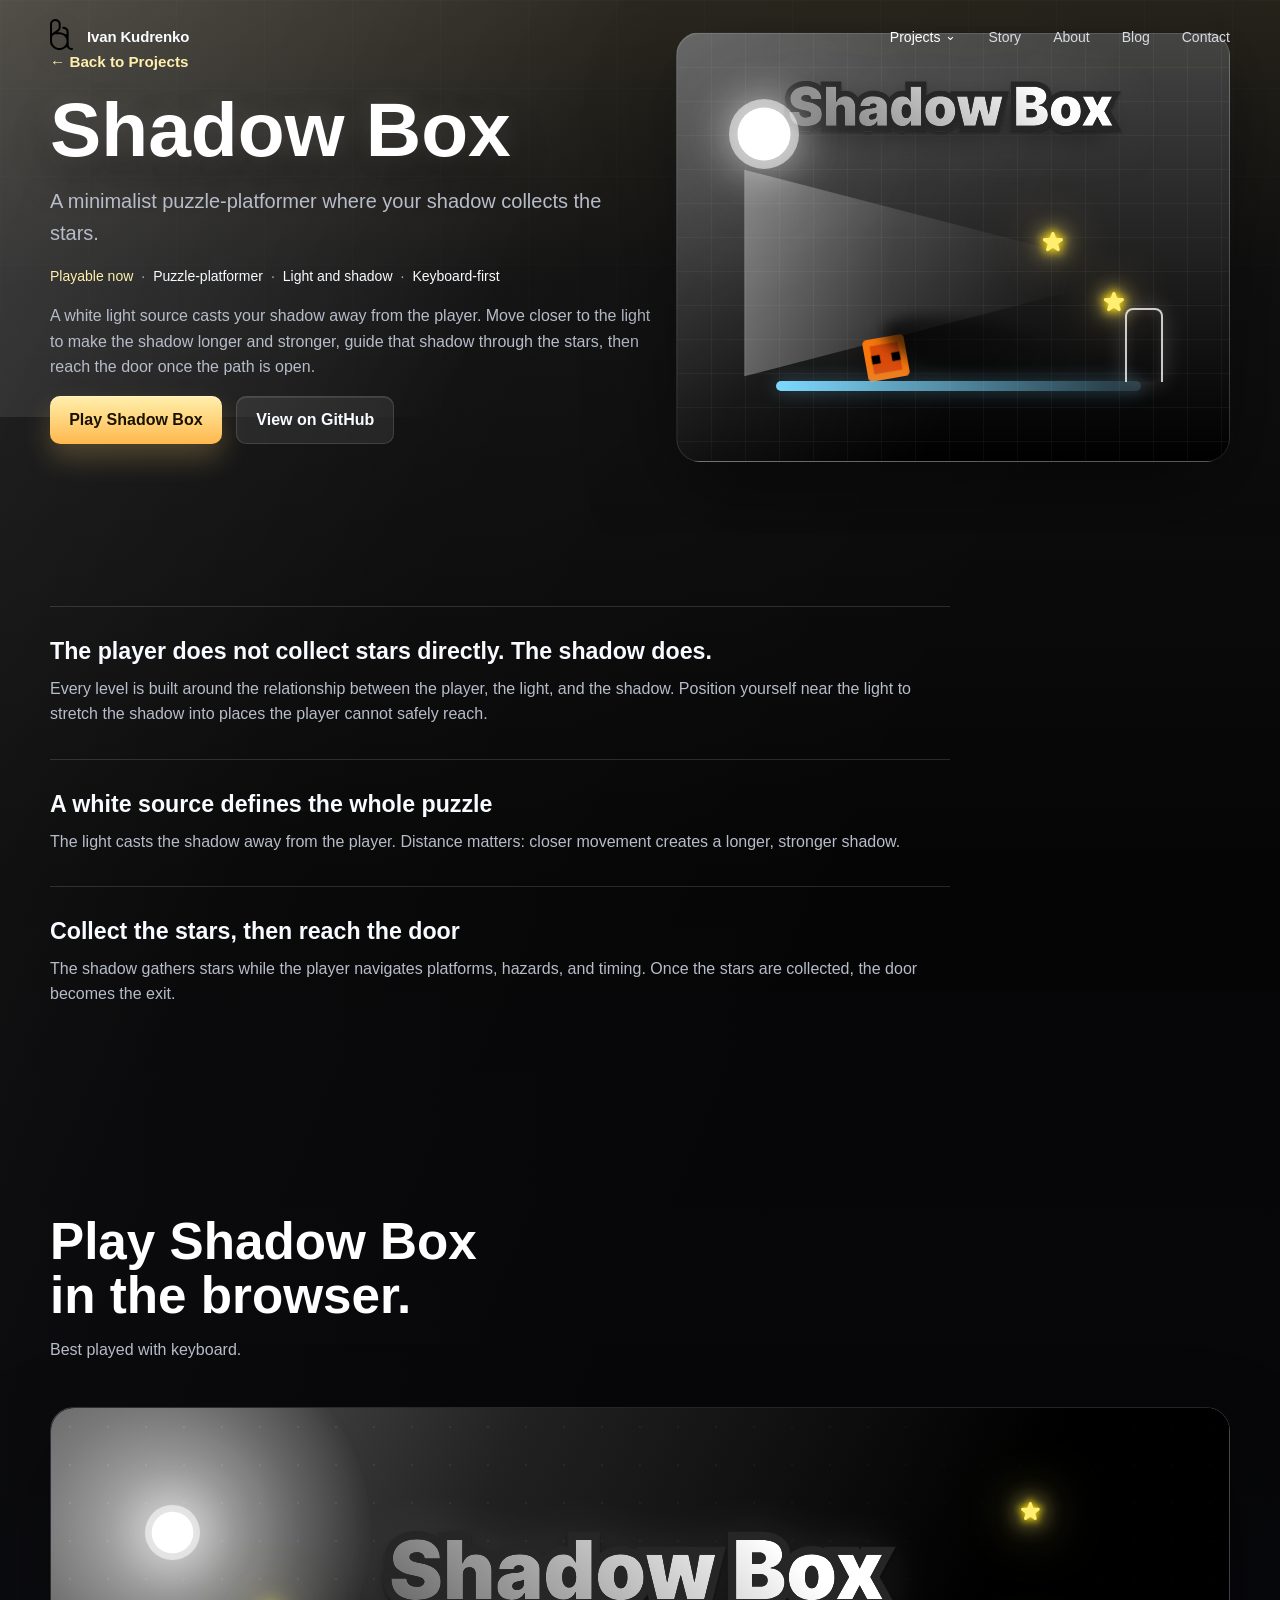
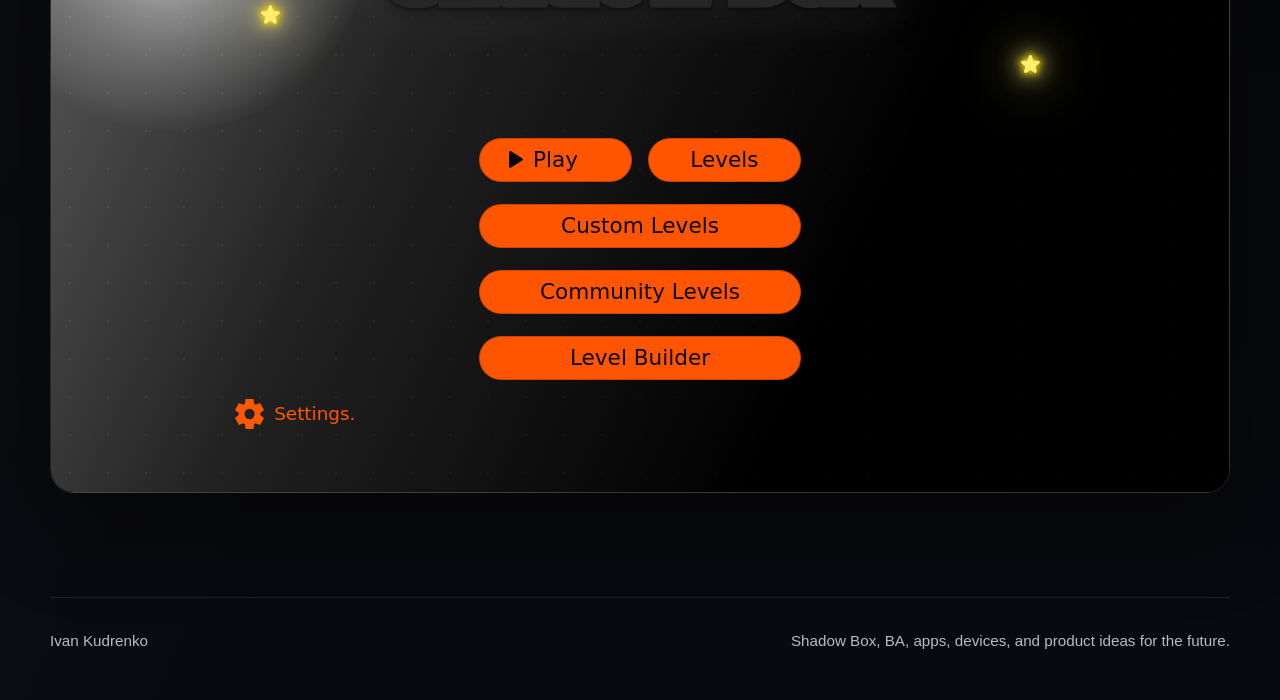
<file: shadow-box/index.html>
<!DOCTYPE html>
<html lang="en">
  <head>
    <meta charset="UTF-8" />
    <meta name="viewport" content="width=device-width, initial-scale=1.0" />
    <meta
      name="description"
      content="Play Shadow Box, a minimalist puzzle-platformer where your shadow collects the stars. Use light and shadow to open the door and clear each level."
    />
    <title>Shadow Box | Ivan Kudrenko</title>
    <link rel="icon" href="../BA_new_favicon.svg?v=20260728-2" type="image/svg+xml" />
    <link rel="stylesheet" href="../styles.css?v=20261007-design-lock" />
    <script src="../script.js?v=20260912-corrections-4" defer></script>
  </head>
  <body class="project-page project-page-shadow-box">
    <header class="site-header">
      <div class="container header-inner">
        <a class="brand" href="../index.html#home" aria-label="Ivan Kudrenko home">
          <span class="brand-mark"><img src="../BA_new_logo.svg" alt="BA" /></span>
          <span class="brand-name">Ivan Kudrenko</span>
        </a>

        <button
          class="nav-toggle"
          type="button"
          aria-expanded="false"
          aria-controls="site-nav"
        >
          <span></span>
          <span></span>
          <span></span>
          <span class="sr-only">Toggle navigation</span>
        </button>

        <nav class="site-nav" id="site-nav" aria-label="Primary">
          <details class="nav-projects">
            <summary class="nav-link projects-summary active" data-section="projects">Projects <span aria-hidden="true">⌄</span></summary>
            <div class="projects-menu">
              <a href="../projects/activeview/"><span>ActiView</span><small>Prototype</small></a>
              <a href="https://blinkclip.baproj.com/" target="_blank" rel="noopener noreferrer"><span>BlinkClip</span><small>Batch video tools</small></a>
              <a href="https://ivankudrenko.github.io/shadow-box/" target="_blank" rel="noopener noreferrer"><span>Shadow Box</span><small>Playable game</small></a>
              <a href="../projects/ba/"><span>BA</span><small>Identity</small></a>
              <a href="../projects/youtube/"><span>YouTube</span><small>Videos & process</small></a>
            </div>
          </details>
          <a class="nav-link" href="../index.html#story">Story</a>
          <a class="nav-link" href="../about/">About</a>
          <a class="nav-link" href="/blog/">Blog</a>
          <a class="nav-link" href="../index.html#contact">Contact</a>
        </nav>
      </div>
    </header>

    <main>
      <section class="section project-page-hero shadow-box-hero" id="overview" data-nav="projects">
        <div class="container project-page-grid">
          <div class="project-page-copy" data-reveal>
            <a class="back-link" href="../index.html#projects">&larr; Back to Projects</a>
            <span class="section-label">Browser Game</span>
            <h1>Shadow Box</h1>
            <p class="project-page-lead">
              A minimalist puzzle-platformer where your shadow collects the stars.
            </p>

            <div class="project-page-meta">
              <span class="status-pill">Playable now</span>
              <span class="project-meta-chip">Puzzle-platformer</span>
              <span class="project-meta-chip">Light and shadow</span>
              <span class="project-meta-chip">Keyboard-first</span>
            </div>

            <p class="project-page-note">
              A white light source casts your shadow away from the player. Move
              closer to the light to make the shadow longer and stronger, guide
              that shadow through the stars, then reach the door once the path
              is open.
            </p>

            <div class="project-page-actions">
              <a class="button button-primary shadow-box-play-button" href="#play">
                Play Shadow Box
              </a>
              <a
                class="button button-secondary"
                href="https://github.com/IvanKudrenko/shadow-box"
                target="_blank"
                rel="noopener noreferrer"
              >
                View on GitHub
              </a>
            </div>
          </div>

          <div class="shadow-box-hero-preview" aria-hidden="true" data-reveal>
            <img
              class="shadow-box-preview-logo"
              src="../shadow-box-game/new logo.svg"
              alt=""
            />
            <img
              class="shadow-box-preview-light"
              src="../shadow-box-game/light source.svg"
              alt=""
            />
            <img
              class="shadow-box-preview-star shadow-box-preview-star-one"
              src="../shadow-box-game/star.svg"
              alt=""
            />
            <img
              class="shadow-box-preview-star shadow-box-preview-star-two"
              src="../shadow-box-game/star.svg"
              alt=""
            />
            <img
              class="shadow-box-preview-player"
              src="../shadow-box-game/main sprite.svg"
              alt=""
            />
            <span class="shadow-box-preview-shadow"></span>
            <span class="shadow-box-preview-platform"></span>
            <span class="shadow-box-preview-door"></span>
          </div>
        </div>
      </section>

      <section class="section shadow-box-feature-section" data-nav="projects">
        <div class="container">
          <div class="detail-grid">
            <article class="detail-card detail-card-wide" data-reveal>
              <span class="panel-kicker">Core Mechanic</span>
              <h2>The player does not collect stars directly. The shadow does.</h2>
              <p>
                Every level is built around the relationship between the player,
                the light, and the shadow. Position yourself near the light to
                stretch the shadow into places the player cannot safely reach.
              </p>
            </article>

            <article class="detail-card" data-reveal>
              <span class="panel-kicker">Light</span>
              <h2>A white source defines the whole puzzle</h2>
              <p>
                The light casts the shadow away from the player. Distance
                matters: closer movement creates a longer, stronger shadow.
              </p>
            </article>

            <article class="detail-card" data-reveal>
              <span class="panel-kicker">Goal</span>
              <h2>Collect the stars, then reach the door</h2>
              <p>
                The shadow gathers stars while the player navigates platforms,
                hazards, and timing. Once the stars are collected, the door
                becomes the exit.
              </p>
            </article>
          </div>
        </div>
      </section>

      <section class="section shadow-box-play-section" id="play" data-nav="projects">
        <div class="container">
          <div class="section-heading" data-reveal>
            <span class="section-label section-label-light">Play</span>
            <h2>Play Shadow Box in the browser.</h2>
            <p>Best played with keyboard.</p>
          </div>

          <div class="shadow-box-game-shell" data-reveal>
            <iframe
              class="shadow-box-game-frame"
              src="../shadow-box-game/"
              title="Playable Shadow Box game"
              loading="eager"
              sandbox="allow-scripts allow-same-origin allow-forms allow-downloads"
              allow="fullscreen"
              allowfullscreen
            ></iframe>
          </div>
        </div>
      </section>
    </main>

    <footer class="site-footer">
      <div class="container footer-inner">
        <p>Ivan Kudrenko</p>
        <p>Shadow Box, BA, apps, devices, and product ideas for the future.</p>
      </div>
    </footer>
  </body>
</html>
</file>
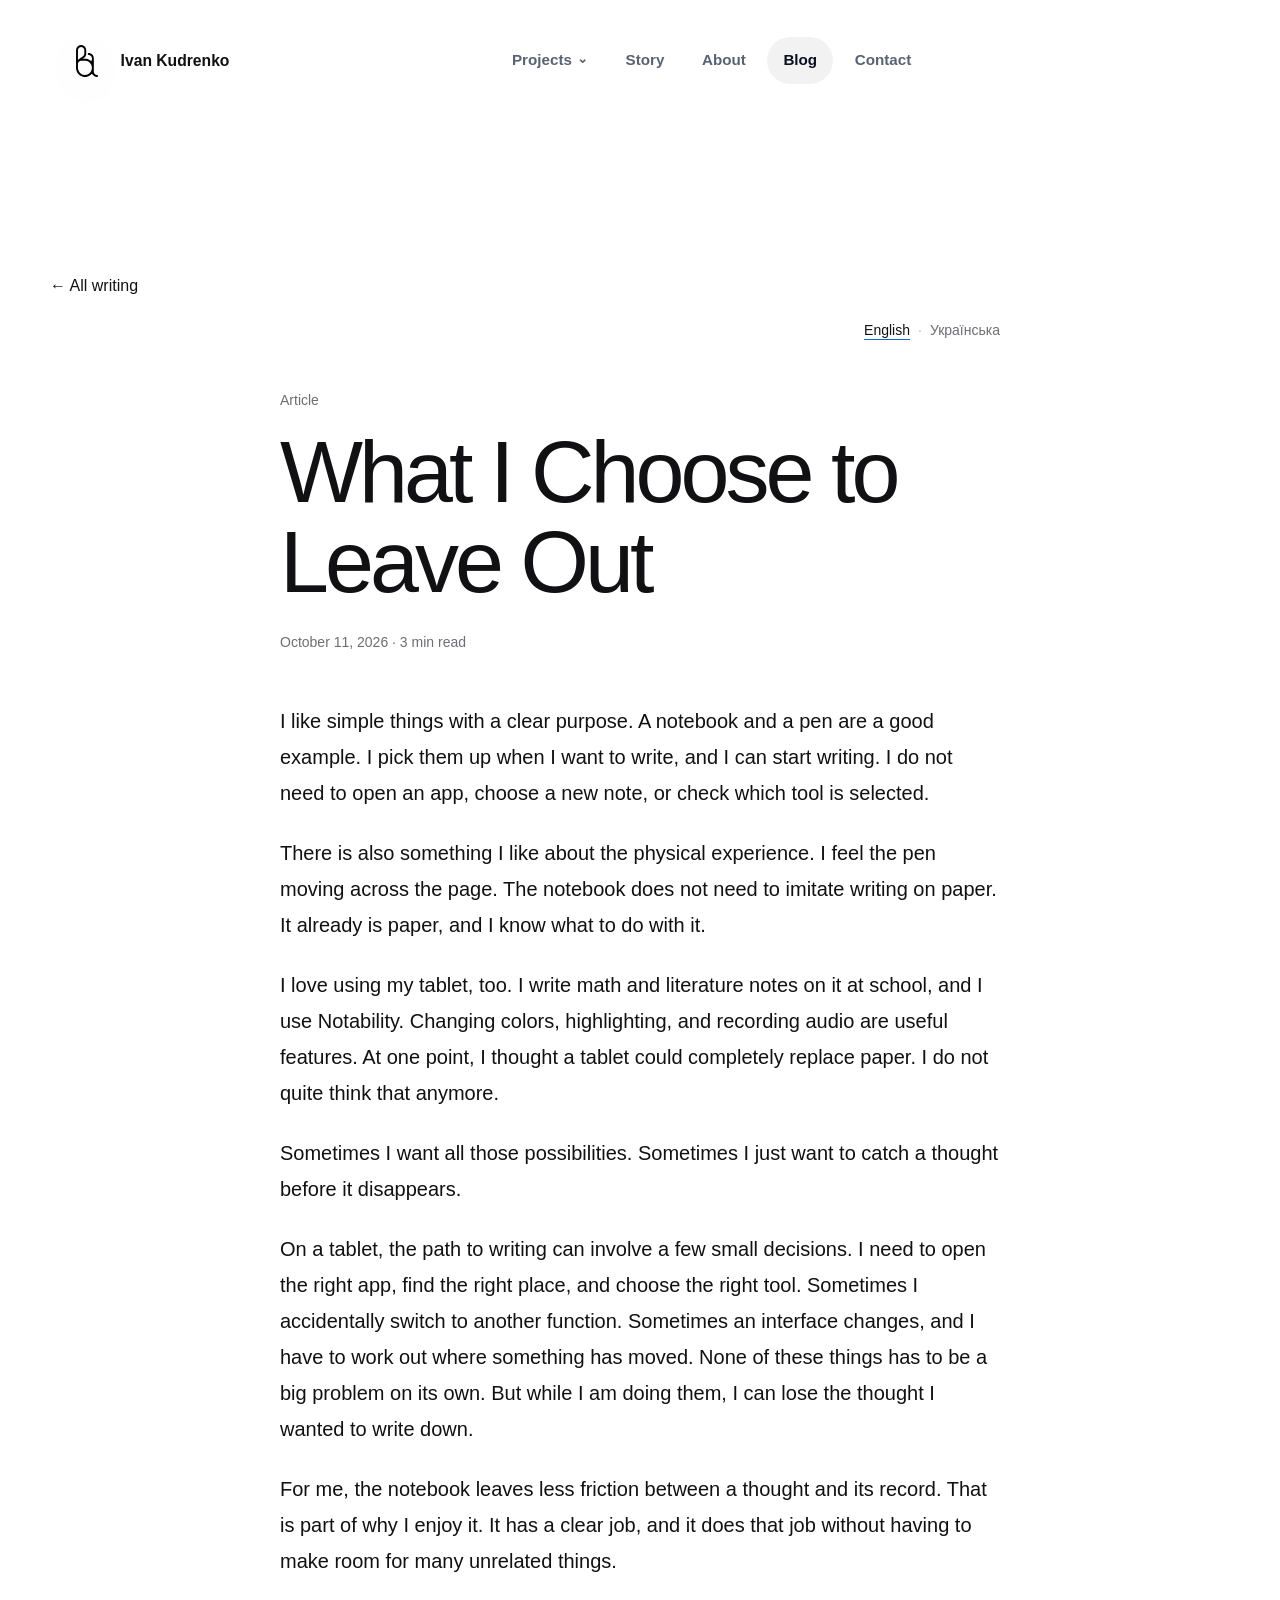
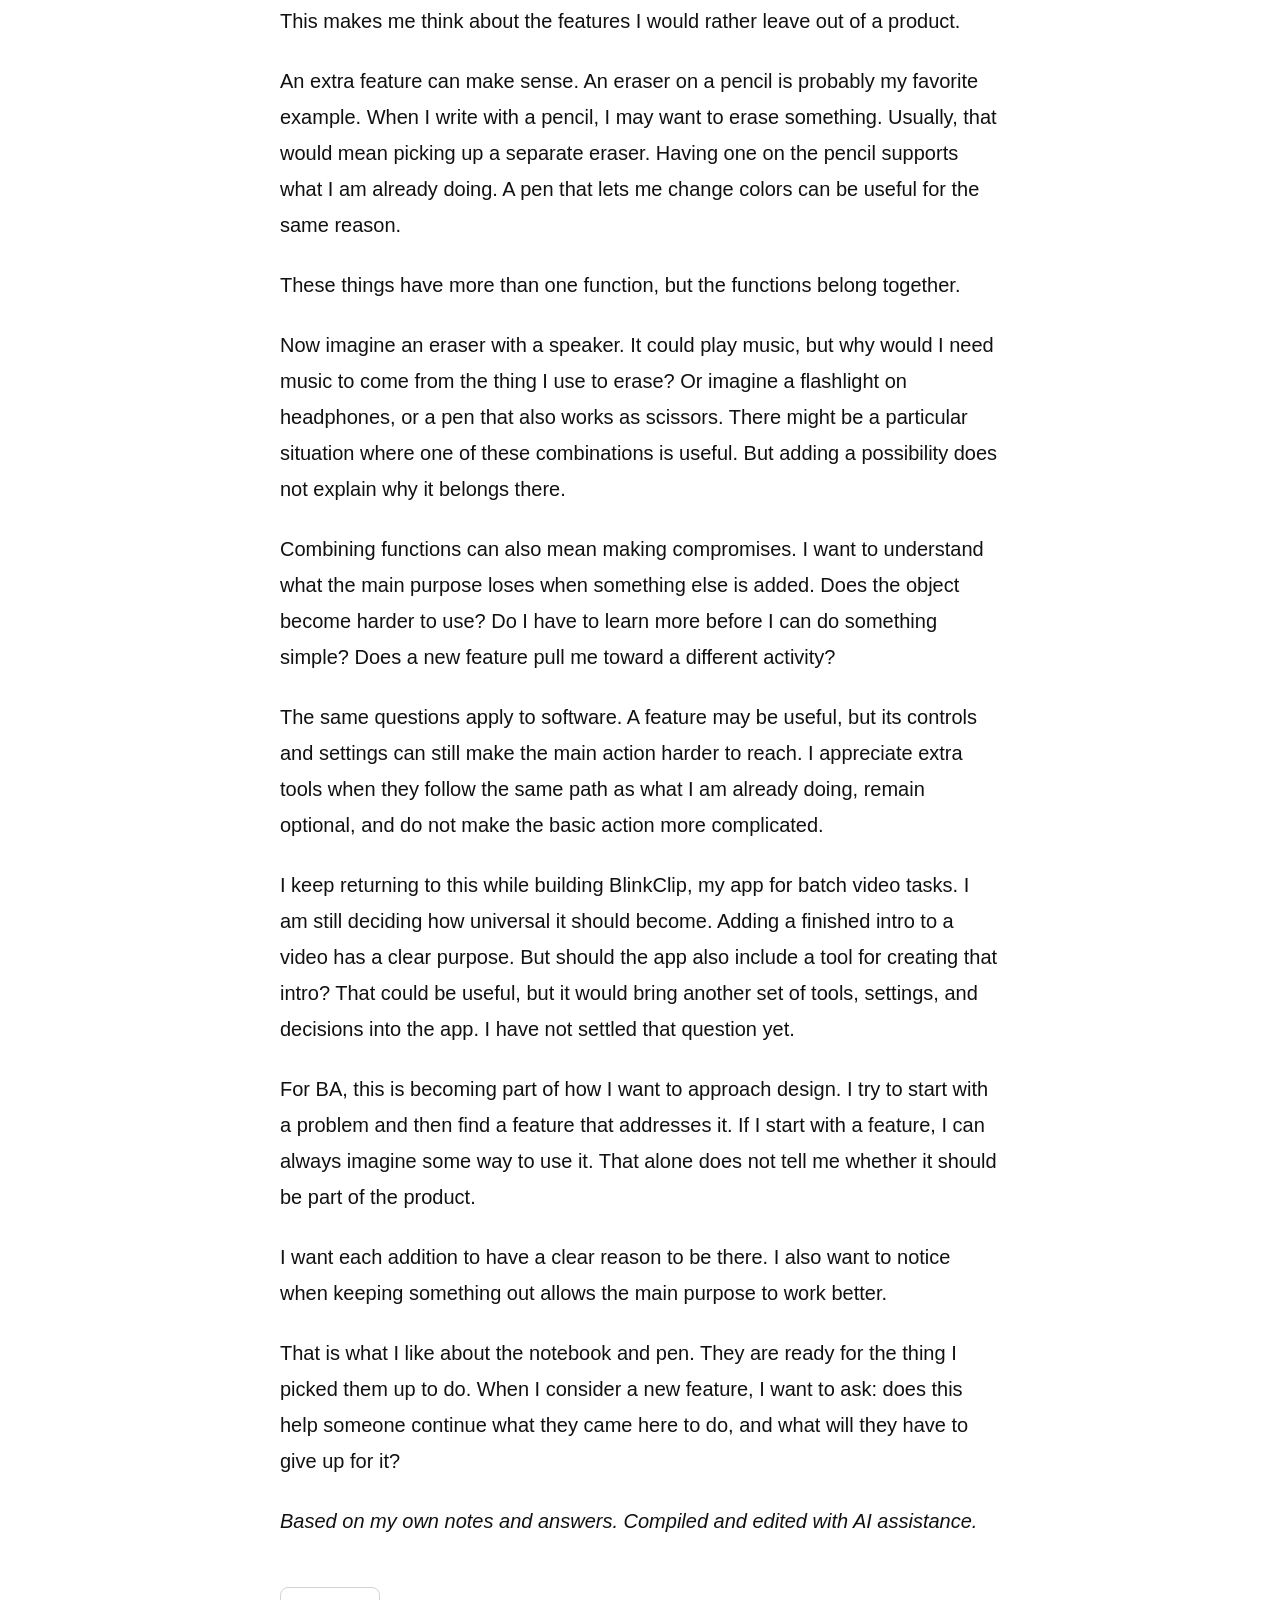
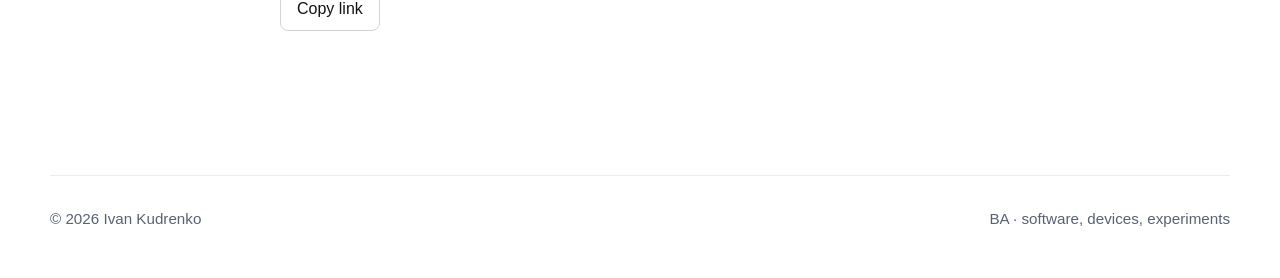
<file: blog/what-i-choose-to-leave-out/index.html>
<!DOCTYPE html><html lang="en"><head><meta charset="utf-8"><meta name="viewport" content="width=device-width, initial-scale=1"><title>What I Choose to Leave Out — BA</title><meta name="description" content="Why I like tools with a clear purpose, and how that shapes the features I consider adding to BlinkClip."><link rel="canonical" href="https://baproj.com/blog/what-i-choose-to-leave-out/"><link rel="alternate" hreflang="en" href="https://baproj.com/blog/what-i-choose-to-leave-out/"><link rel="alternate" hreflang="uk" href="https://baproj.com/blog/what-i-choose-to-leave-out/uk/"><link rel="alternate" hreflang="x-default" href="https://baproj.com/blog/what-i-choose-to-leave-out/"><meta property="og:site_name" content="BA"><meta property="og:type" content="article"><meta property="og:locale" content="en_US"><meta property="og:title" content="What I Choose to Leave Out"><meta property="og:description" content="Why I like tools with a clear purpose, and how that shapes the features I consider adding to BlinkClip."><meta property="og:url" content="https://baproj.com/blog/what-i-choose-to-leave-out/"><meta property="og:image" content="https://baproj.com/site_media/BA_previewcard.png"><meta name="twitter:card" content="summary_large_image"><meta name="twitter:title" content="What I Choose to Leave Out"><meta name="twitter:description" content="Why I like tools with a clear purpose, and how that shapes the features I consider adding to BlinkClip."><meta name="twitter:image" content="https://baproj.com/site_media/BA_previewcard.png"><link rel="alternate" type="application/rss+xml" title="BA Blog" href="https://baproj.com/blog/feed.xml"><meta name="ba-content-id" content="440de568c91f7d75"><meta property="article:published_time" content="2026-10-11T22:14:38-04:00"><link rel="icon" href="/BA_new_favicon.svg"><link rel="stylesheet" href="/styles.css"><link rel="stylesheet" href="/blog/blog.css"><link rel="stylesheet" href="/blog/language.css"><script src="/script.js" defer></script><script src="/blog/public.js" defer></script><script type="application/ld+json">{"@context": "https://schema.org", "@type": "Article", "headline": "What I Choose to Leave Out", "description": "Why I like tools with a clear purpose, and how that shapes the features I consider adding to BlinkClip.", "inLanguage": "en", "datePublished": "2026-10-11T22:14:38-04:00", "dateModified": "2026-10-11T22:14:38-04:00", "mainEntityOfPage": "https://baproj.com/blog/what-i-choose-to-leave-out/", "author": {"@type": "Person", "name": "Ivan Kudrenko", "url": "https://baproj.com/about/"}, "publisher": {"@type": "Organization", "name": "BA", "url": "https://baproj.com"}, "image": "https://baproj.com/site_media/BA_previewcard.png"}</script></head><body class="blog-page"><header class="site-header">
      <div class="container header-inner">
        <a class="brand" href="/" aria-label="Ivan Kudrenko home">
          <span class="brand-mark"><img src="/BA_new_logo.svg" alt="BA" /></span>
          <span class="brand-name">Ivan Kudrenko</span>
        </a>
        <button class="nav-toggle" type="button" aria-expanded="false" aria-controls="site-nav">
          <span></span><span></span><span></span><span class="sr-only">Toggle navigation</span>
        </button>
        <nav class="site-nav" id="site-nav" aria-label="Primary">
          <details class="nav-projects">
            <summary class="nav-link projects-summary" data-section="projects">
              Projects <span aria-hidden="true">⌄</span>
            </summary>
            <div class="projects-menu">
              <a href="/projects/activeview/"><span>ActiView</span><small>Prototype</small></a>
              <a href="https://blinkclip.baproj.com/" target="_blank" rel="noopener noreferrer"><span>BlinkClip</span><small>Batch video tools</small></a>
              <a href="https://ivankudrenko.github.io/shadow-box/" target="_blank" rel="noopener noreferrer"><span>Shadow Box</span><small>Playable game</small></a>
              <a href="/projects/ba/"><span>BA</span><small>Identity</small></a>
              <a href="/projects/youtube/"><span>YouTube</span><small>Videos & process</small></a>
            </div>
          </details>
          <a class="nav-link" href="/#story">Story</a>
          <a class="nav-link" href="/about/">About</a>
          <a class="nav-link active" href="/blog/">Blog</a>
          <a class="nav-link" href="/#contact">Contact</a>
        </nav>
      </div>
    </header><main class="container blog-main"><a class="text-link back-to-blog" href="/blog/">← All writing</a><nav class="language-switch" aria-label="Language"><a href="https://baproj.com/blog/what-i-choose-to-leave-out/" hreflang="en" lang="en" aria-current="page">English</a><span aria-hidden="true"> · </span><a href="https://baproj.com/blog/what-i-choose-to-leave-out/uk/" hreflang="uk" lang="uk">Українська</a></nav><article class="blog-entry blog-article" data-entry-type="article"><header class="entry-header"><p class="entry-kind">Article</p><h1>What I Choose to Leave Out</h1><p class="post-meta"><time datetime="2026-10-11T22:14:38-04:00">October 11, 2026</time> · 3 min read</p></header><div class="article-content"><div class="prose-block"><p>I like simple things with a clear purpose. A notebook and a pen are a good example. I pick them up when I want to write, and I can start writing. I do not need to open an app, choose a new note, or check which tool is selected.</p>
<p>There is also something I like about the physical experience. I feel the pen moving across the page. The notebook does not need to imitate writing on paper. It already is paper, and I know what to do with it.</p>
<p>I love using my tablet, too. I write math and literature notes on it at school, and I use Notability. Changing colors, highlighting, and recording audio are useful features. At one point, I thought a tablet could completely replace paper. I do not quite think that anymore.</p>
<p>Sometimes I want all those possibilities. Sometimes I just want to catch a thought before it disappears.</p>
<p>On a tablet, the path to writing can involve a few small decisions. I need to open the right app, find the right place, and choose the right tool. Sometimes I accidentally switch to another function. Sometimes an interface changes, and I have to work out where something has moved. None of these things has to be a big problem on its own. But while I am doing them, I can lose the thought I wanted to write down.</p>
<p>For me, the notebook leaves less friction between a thought and its record. That is part of why I enjoy it. It has a clear job, and it does that job without having to make room for many unrelated things.</p>
<p>This makes me think about the features I would rather leave out of a product.</p>
<p>An extra feature can make sense. An eraser on a pencil is probably my favorite example. When I write with a pencil, I may want to erase something. Usually, that would mean picking up a separate eraser. Having one on the pencil supports what I am already doing. A pen that lets me change colors can be useful for the same reason.</p>
<p>These things have more than one function, but the functions belong together.</p>
<p>Now imagine an eraser with a speaker. It could play music, but why would I need music to come from the thing I use to erase? Or imagine a flashlight on headphones, or a pen that also works as scissors. There might be a particular situation where one of these combinations is useful. But adding a possibility does not explain why it belongs there.</p>
<p>Combining functions can also mean making compromises. I want to understand what the main purpose loses when something else is added. Does the object become harder to use? Do I have to learn more before I can do something simple? Does a new feature pull me toward a different activity?</p>
<p>The same questions apply to software. A feature may be useful, but its controls and settings can still make the main action harder to reach. I appreciate extra tools when they follow the same path as what I am already doing, remain optional, and do not make the basic action more complicated.</p>
<p>I keep returning to this while building BlinkClip, my app for batch video tasks. I am still deciding how universal it should become. Adding a finished intro to a video has a clear purpose. But should the app also include a tool for creating that intro? That could be useful, but it would bring another set of tools, settings, and decisions into the app. I have not settled that question yet.</p>
<p>For BA, this is becoming part of how I want to approach design. I try to start with a problem and then find a feature that addresses it. If I start with a feature, I can always imagine some way to use it. That alone does not tell me whether it should be part of the product.</p>
<p>I want each addition to have a clear reason to be there. I also want to notice when keeping something out allows the main purpose to work better.</p>
<p>That is what I like about the notebook and pen. They are ready for the thing I picked them up to do. When I consider a new feature, I want to ask: does this help someone continue what they came here to do, and what will they have to give up for it?</p>
<p><em>Based on my own notes and answers. Compiled and edited with AI assistance.</em></p></div></div></article><div class="entry-actions"><button class="copy-link" type="button" data-copy-link data-copy-success="Link copied">Copy link</button></div></main><footer class="site-footer"><div class="container footer-inner"><p>© 2026 Ivan Kudrenko</p><p>BA · software, devices, experiments</p></div></footer></body></html>
</file>
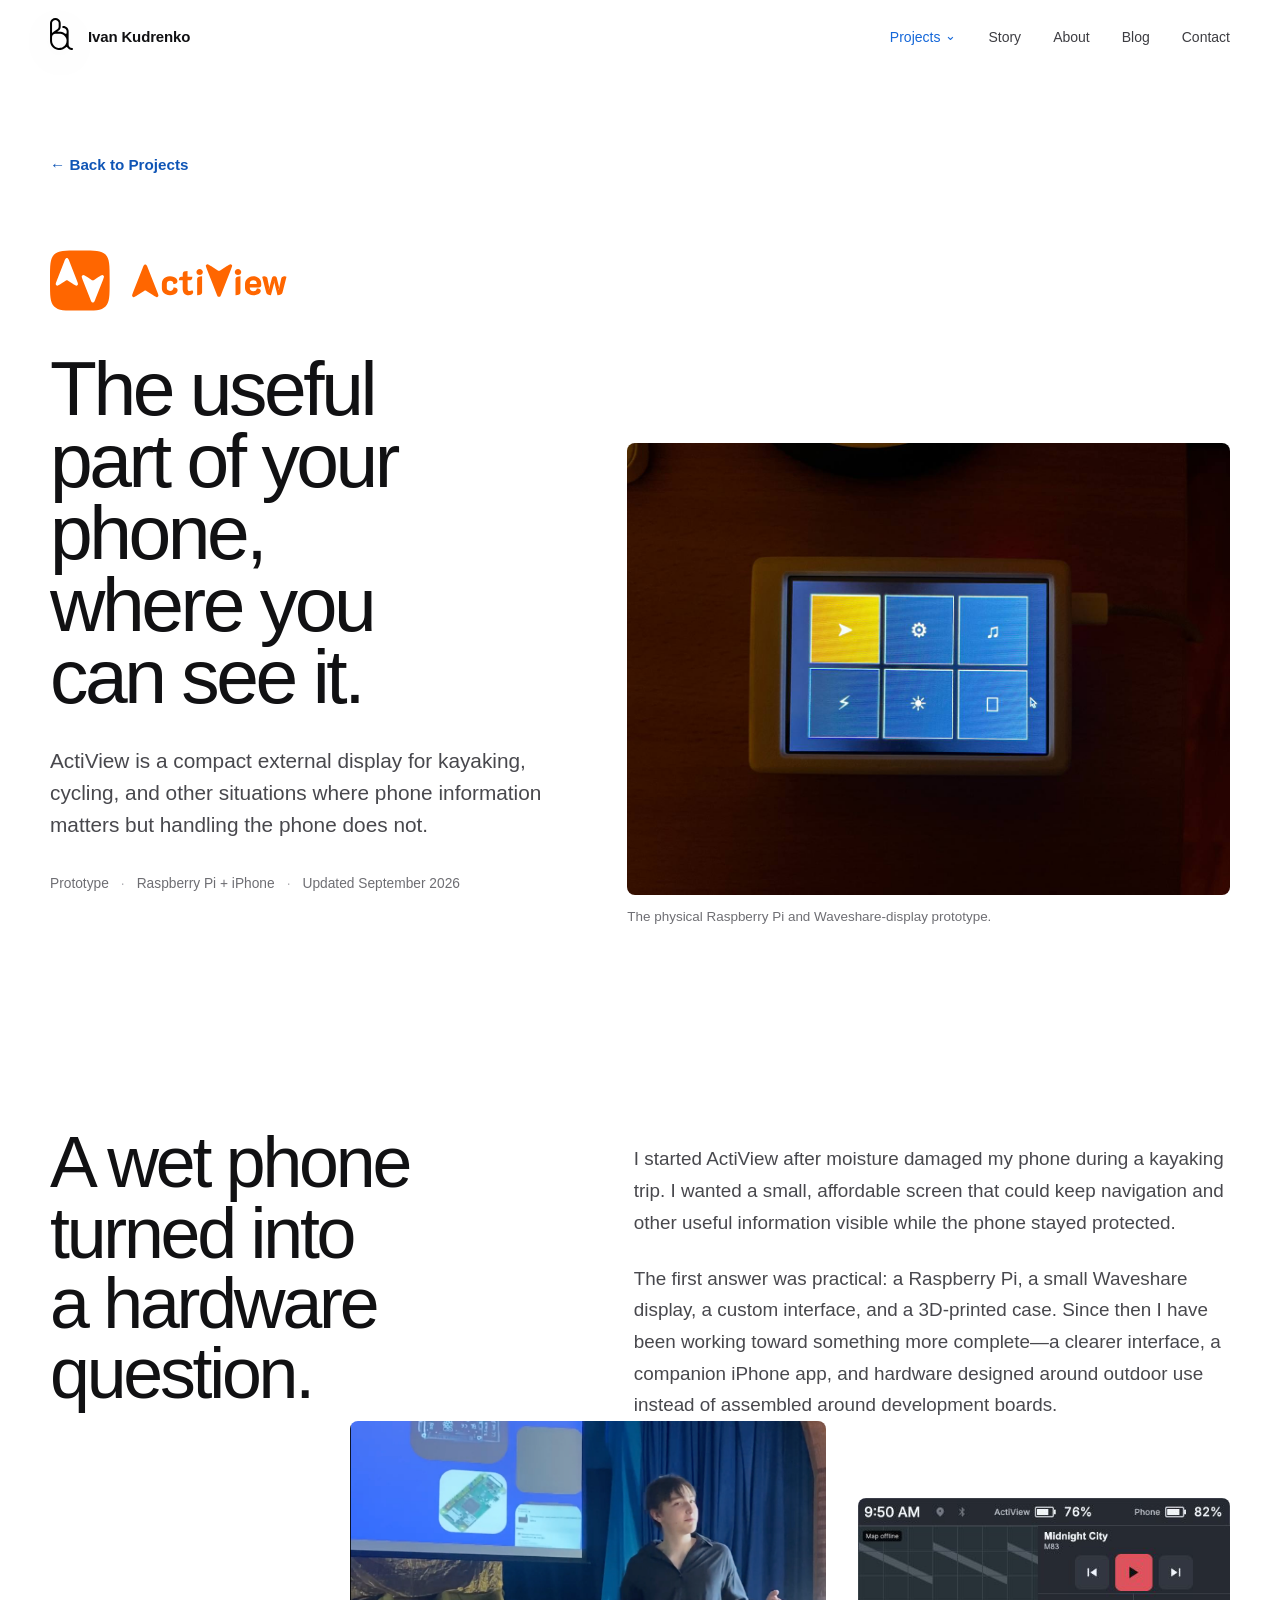
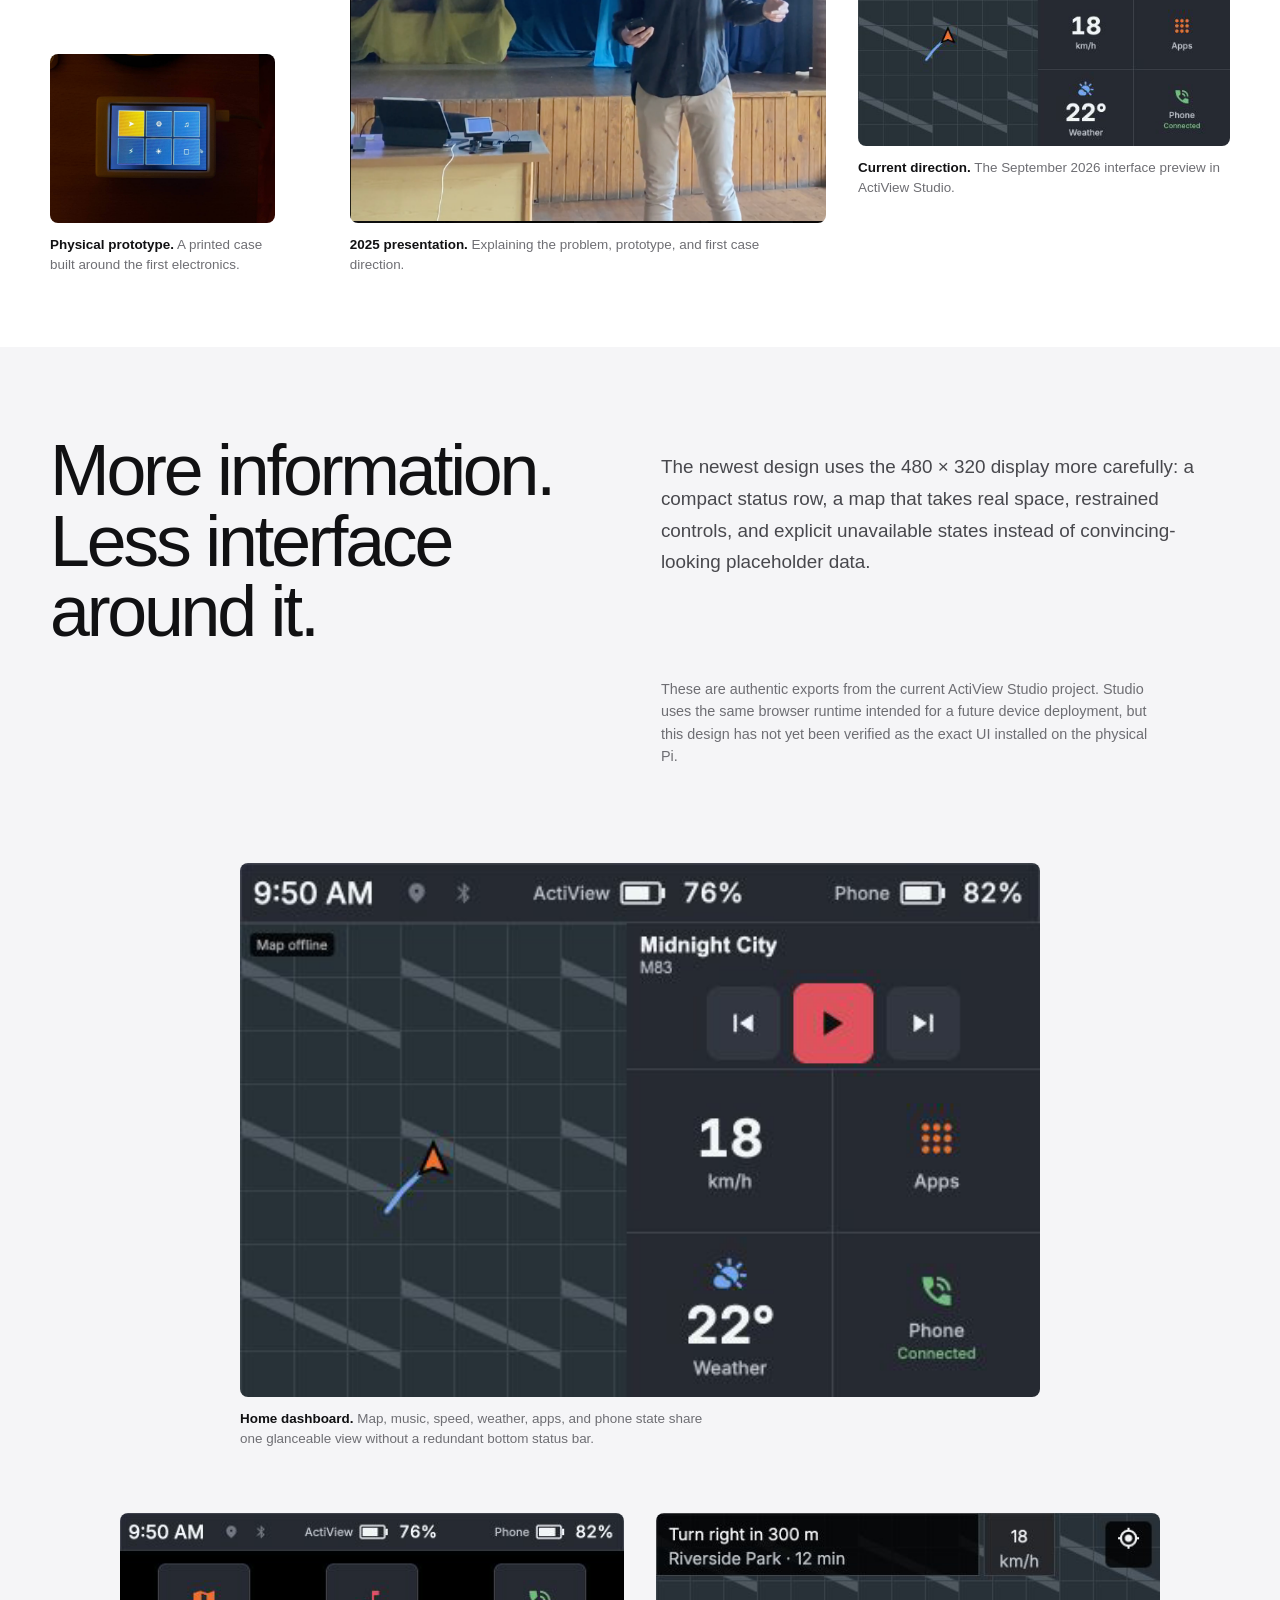
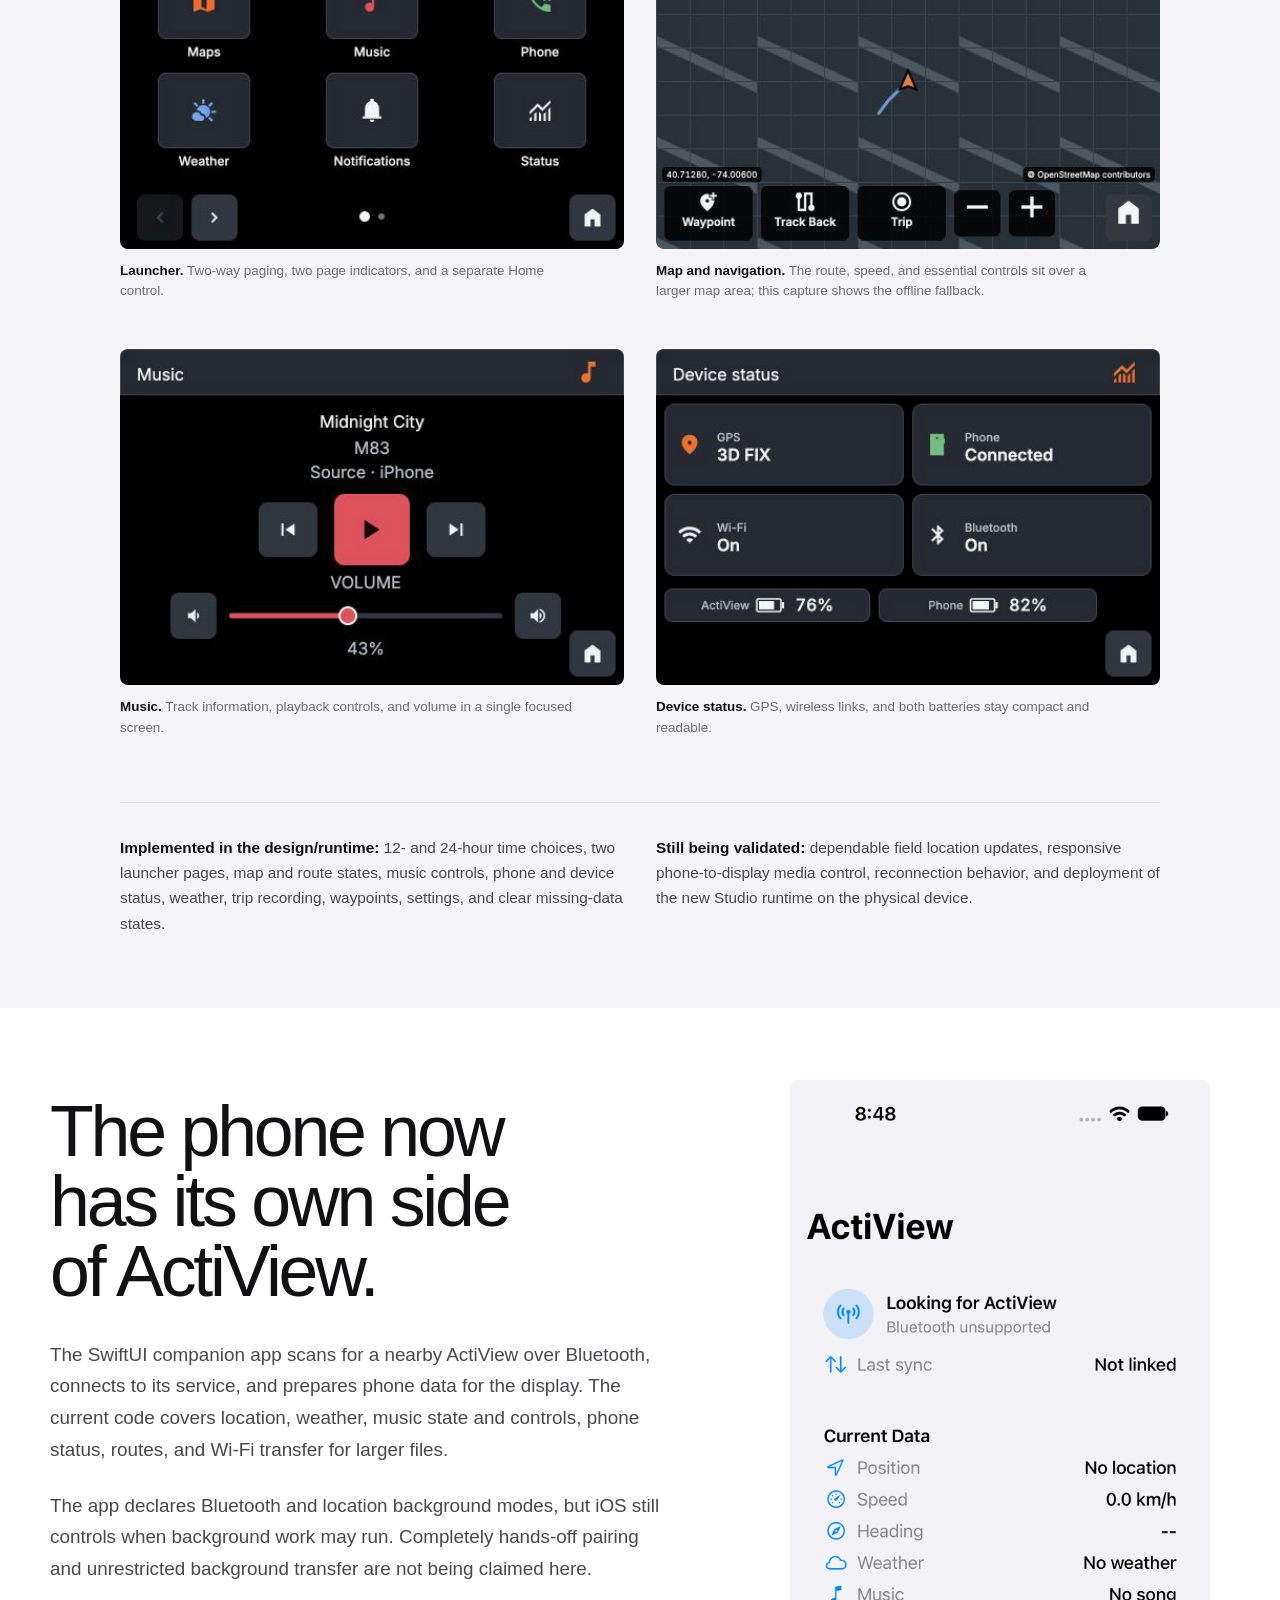
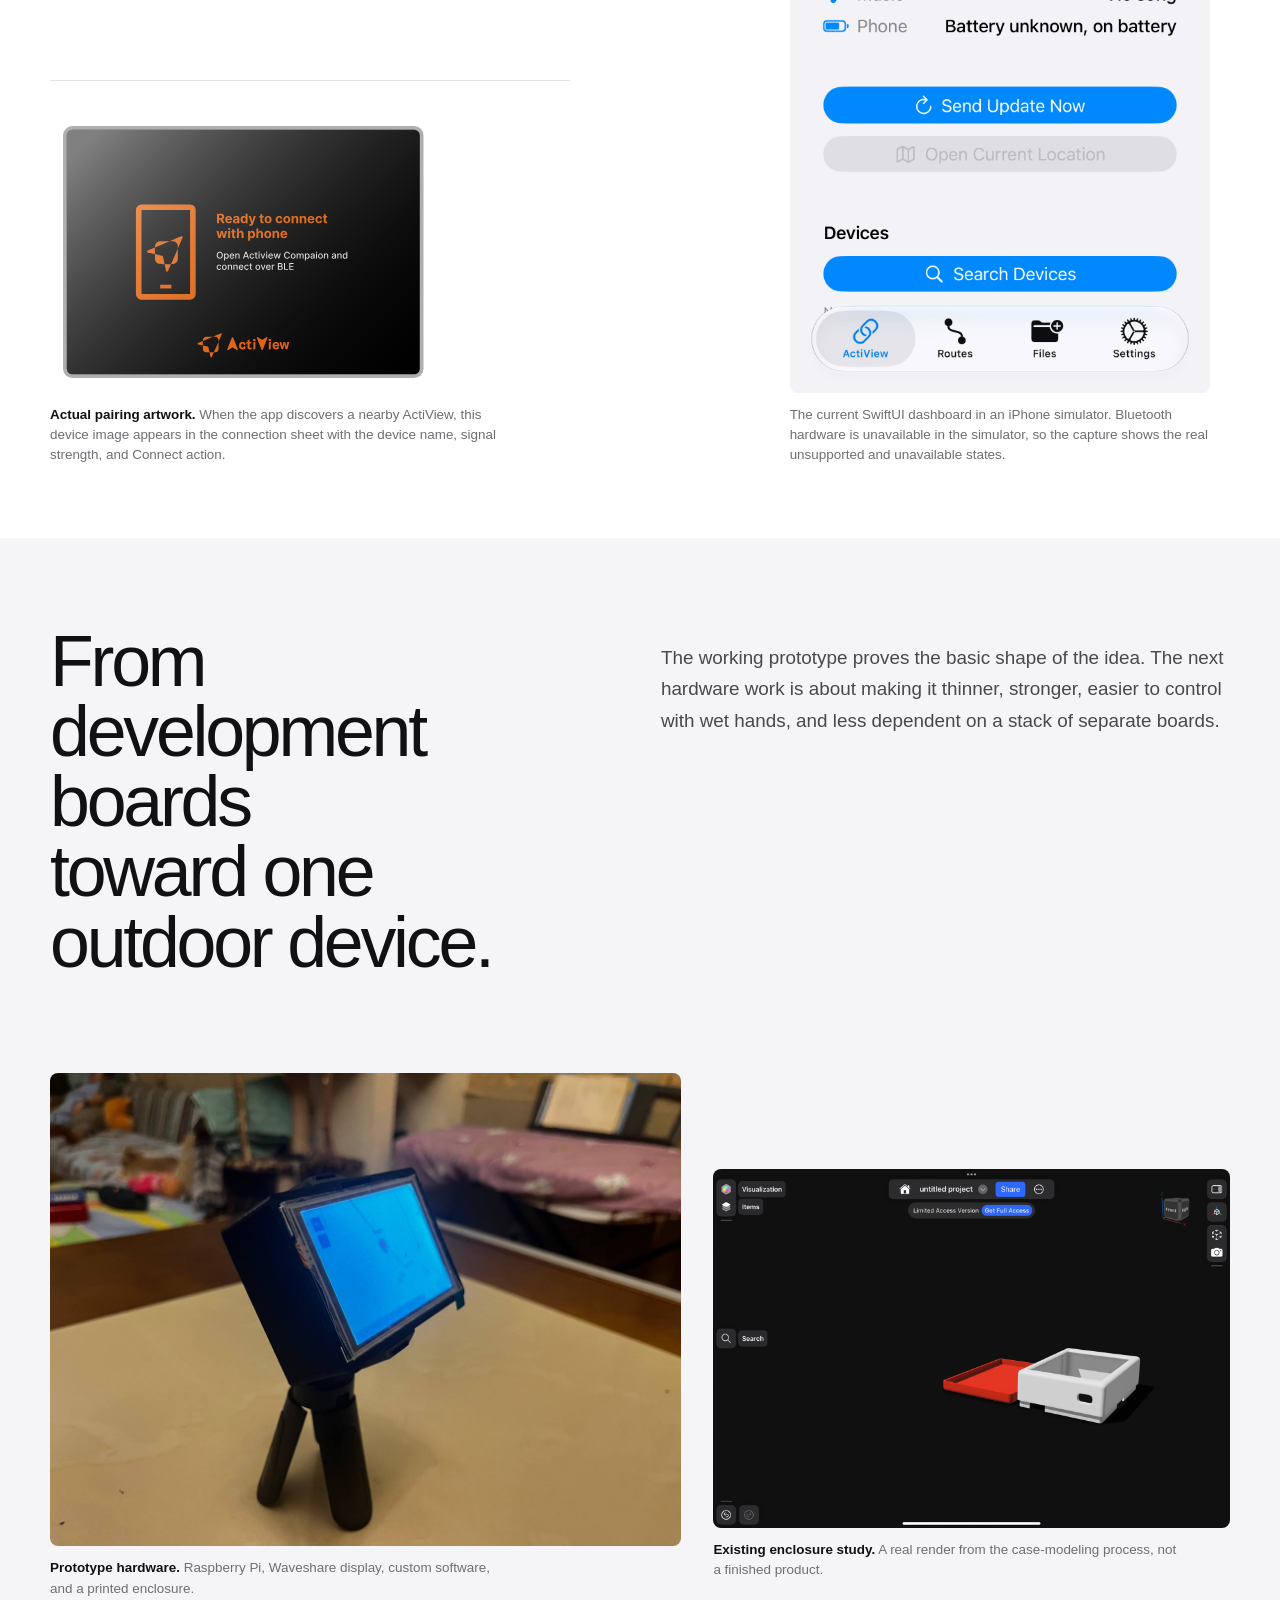
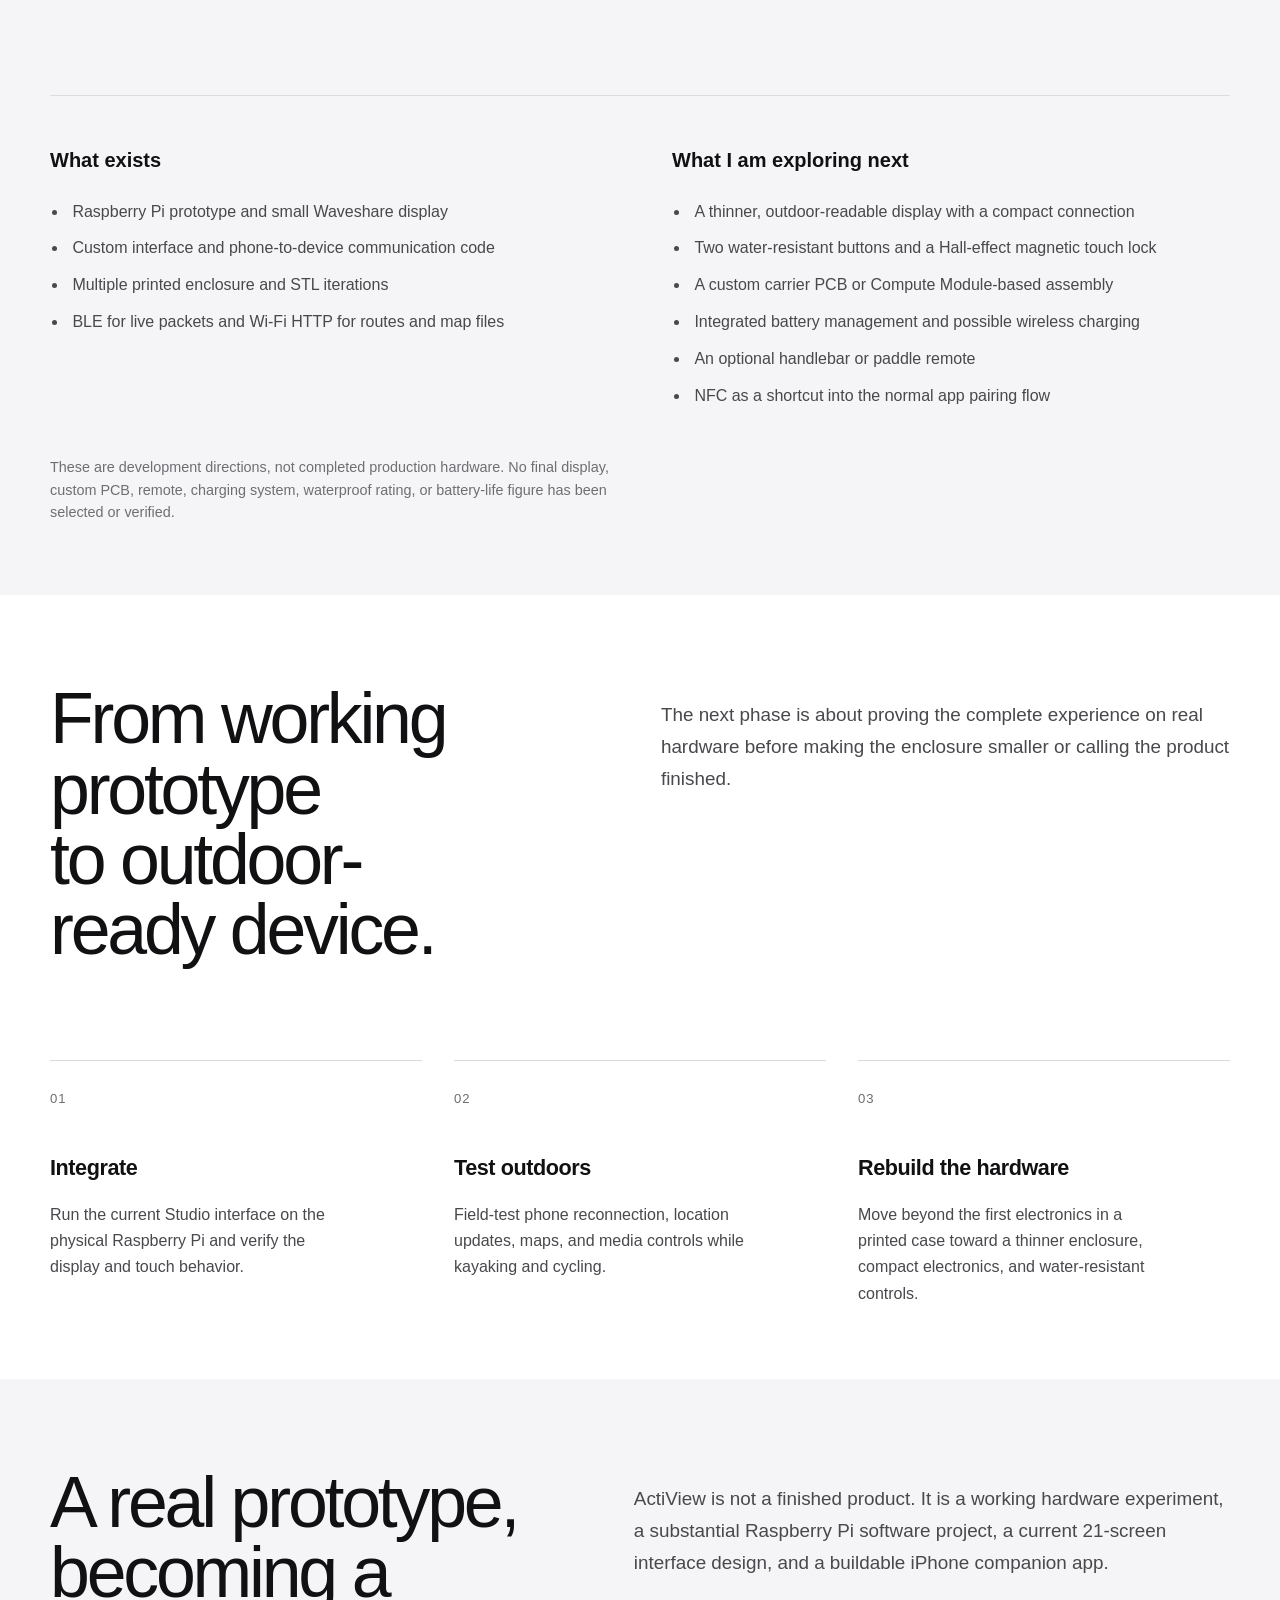
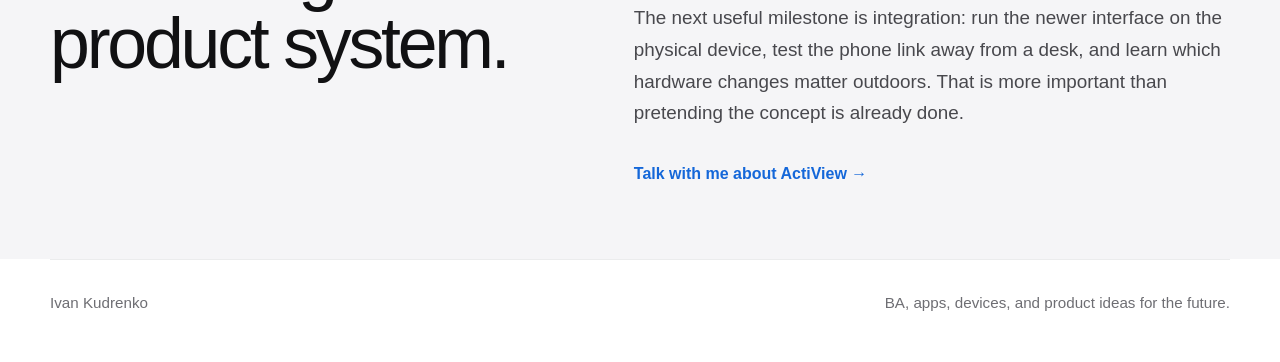
<file: projects/activeview/index.html>
<!DOCTYPE html>
<html lang="en">
  <head>
    <meta charset="UTF-8" />
    <meta name="viewport" content="width=device-width, initial-scale=1.0" />
    <meta
      name="description"
      content="ActiView is a compact phone-connected display for seeing useful information and controls during kayaking, cycling, and other outdoor activities."
    />
    <title>ActiView | Ivan Kudrenko</title>
    <link rel="icon" href="../../BA_new_favicon.svg?v=20260728-2" type="image/svg+xml" />
    <link rel="stylesheet" href="../../styles.css?v=20261007-design-lock" />
    <script src="../../script.js?v=20260912-corrections-4" defer></script>
  </head>
  <body class="project-page project-page-actiview">
    <header class="site-header">
      <div class="container header-inner">
        <a class="brand" href="../../index.html#home" aria-label="Ivan Kudrenko home">
          <span class="brand-mark"><img src="../../BA_new_logo.svg" alt="BA" /></span>
          <span class="brand-name">Ivan Kudrenko</span>
        </a>

        <button class="nav-toggle" type="button" aria-expanded="false" aria-controls="site-nav">
          <span></span><span></span><span></span>
          <span class="sr-only">Toggle navigation</span>
        </button>

        <nav class="site-nav" id="site-nav" aria-label="Primary">
          <details class="nav-projects">
            <summary class="nav-link projects-summary active" data-section="projects">Projects <span aria-hidden="true">⌄</span></summary>
            <div class="projects-menu">
              <a href="./"><span>ActiView</span><small>Prototype</small></a>
              <a href="https://blinkclip.baproj.com/" target="_blank" rel="noopener noreferrer"><span>BlinkClip</span><small>Batch video tools</small></a>
              <a href="https://ivankudrenko.github.io/shadow-box/" target="_blank" rel="noopener noreferrer"><span>Shadow Box</span><small>Playable game</small></a>
              <a href="../ba/"><span>BA</span><small>Identity</small></a>
              <a href="../youtube/"><span>YouTube</span><small>Videos &amp; process</small></a>
            </div>
          </details>
          <a class="nav-link" href="../../index.html#story">Story</a>
          <a class="nav-link" href="../../about/">About</a>
          <a class="nav-link" href="/blog/">Blog</a>
          <a class="nav-link" href="../../index.html#contact">Contact</a>
        </nav>
      </div>
    </header>

    <main>
      <section class="av-hero" id="overview" data-nav="projects">
        <div class="container av-hero-grid">
          <div class="av-hero-copy" data-reveal>
            <a class="back-link" href="../../index.html#projects">&larr; Back to Projects</a>
            <img class="av-wordmark" src="../../ActiView_media/logo_preset/new_actiview_logo.svg" alt="ActiView" />
            <h1>The useful part of your phone, where you can see it.</h1>
            <p>
              ActiView is a compact external display for kayaking, cycling, and other
              situations where phone information matters but handling the phone does not.
            </p>
            <div class="av-hero-meta" aria-label="Project status">
              <span>Prototype</span>
              <span>Raspberry Pi + iPhone</span>
              <span>Updated September 2026</span>
            </div>
          </div>

          <figure class="av-hero-figure" data-reveal>
            <img
              src="../../ActiView_media/presentation_assets/actiview-hero-menu-prototype.jpg"
              alt="ActiView Raspberry Pi prototype in a protective case showing its menu"
              width="1280"
              height="960"
              decoding="async"
            />
            <figcaption>The physical Raspberry Pi and Waveshare-display prototype.</figcaption>
          </figure>
        </div>
      </section>

      <section class="section av-origin" id="origin" data-nav="projects">
        <div class="container av-copy-grid">
          <div class="av-section-title" data-reveal>
            <span class="section-label">Why it started</span>
            <h2>A wet phone turned into a hardware question.</h2>
          </div>
          <div class="av-body-copy" data-reveal>
            <p>
              I started ActiView after moisture damaged my phone during a kayaking trip. I
              wanted a small, affordable screen that could keep navigation and other useful
              information visible while the phone stayed protected.
            </p>
            <p>
              The first answer was practical: a Raspberry Pi, a small Waveshare display, a
              custom interface, and a 3D-printed case. Since then I have been working toward
              something more complete—a clearer interface, a companion iPhone app, and
              hardware designed around outdoor use instead of assembled around development
              boards.
            </p>
          </div>
        </div>

        <div class="container av-process" data-reveal>
          <figure>
            <img
              src="../../ActiView_media/presentation_assets/actiview-hero-menu-prototype.jpg"
              alt="Early ActiView interface running inside its 3D-printed enclosure"
              width="1280"
              height="960"
              loading="lazy"
            />
            <figcaption><strong>Physical prototype.</strong> A printed case built around the first electronics.</figcaption>
          </figure>
          <figure>
            <img
              src="../../media%20for%20baproj/Ivan's%20photos/Actiview%20presentation%20as%20a%20year%20project%20in%20waldorf%20school%202025/Ivan%20presenting%20Actiview%20in%20the%20waldorf%20school%20as%20a%20year%20project%202025.png"
              alt="Ivan presenting the ActiView prototype at school in 2025"
              width="1374"
              height="1160"
              loading="lazy"
            />
            <figcaption><strong>2025 presentation.</strong> Explaining the problem, prototype, and first case direction.</figcaption>
          </figure>
          <figure>
            <img
              src="../../ActiView_media/current-ui/home-dashboard-studio-2026.png"
              alt="Current ActiView Studio home dashboard preview"
              width="480"
              height="320"
              loading="lazy"
            />
            <figcaption><strong>Current direction.</strong> The September 2026 interface preview in ActiView Studio.</figcaption>
          </figure>
        </div>
      </section>

      <section class="section av-interface" id="interface" data-nav="projects">
        <div class="container">
          <div class="av-section-intro" data-reveal>
            <span class="section-label">Current interface</span>
            <h2>More information. Less interface around it.</h2>
            <p>
              The newest design uses the 480 × 320 display more carefully: a compact status
              row, a map that takes real space, restrained controls, and explicit unavailable
              states instead of convincing-looking placeholder data.
            </p>
            <p class="av-context-note">
              These are authentic exports from the current ActiView Studio project. Studio
              uses the same browser runtime intended for a future device deployment, but this
              design has not yet been verified as the exact UI installed on the physical Pi.
            </p>
          </div>

          <figure class="av-ui-primary" data-reveal>
            <img
              src="../../ActiView_media/current-ui/home-dashboard-studio-2026.png"
              alt="ActiView Studio home dashboard with map, music, speed, weather, apps, and phone connection"
              width="480"
              height="320"
              loading="lazy"
            />
            <figcaption>
              <strong>Home dashboard.</strong> Map, music, speed, weather, apps, and phone state share one glanceable view without a redundant bottom status bar.
            </figcaption>
          </figure>

          <div class="av-ui-grid">
            <figure data-reveal>
              <img
                src="../../ActiView_media/current-ui/app-launcher-studio-2026.png"
                alt="ActiView Studio app launcher with six apps, directional arrows, page dots, and Home control"
                width="480"
                height="320"
                loading="lazy"
              />
              <figcaption><strong>Launcher.</strong> Two-way paging, two page indicators, and a separate Home control.</figcaption>
            </figure>
            <figure data-reveal>
              <img
                src="../../ActiView_media/current-ui/map-navigation-studio-2026.jpg"
                alt="ActiView Studio offline map and navigation screen"
                width="480"
                height="320"
                loading="lazy"
              />
              <figcaption><strong>Map and navigation.</strong> The route, speed, and essential controls sit over a larger map area; this capture shows the offline fallback.</figcaption>
            </figure>
            <figure data-reveal>
              <img
                src="../../ActiView_media/current-ui/music-studio-2026.png"
                alt="ActiView Studio music screen with track controls and volume"
                width="480"
                height="320"
                loading="lazy"
              />
              <figcaption><strong>Music.</strong> Track information, playback controls, and volume in a single focused screen.</figcaption>
            </figure>
            <figure data-reveal>
              <img
                src="../../ActiView_media/current-ui/device-status-studio-2026.png"
                alt="ActiView Studio device status screen showing GPS, phone, Wi-Fi, Bluetooth, and battery states"
                width="480"
                height="320"
                loading="lazy"
              />
              <figcaption><strong>Device status.</strong> GPS, wireless links, and both batteries stay compact and readable.</figcaption>
            </figure>
          </div>

          <div class="av-interface-notes" data-reveal>
            <p><strong>Implemented in the design/runtime:</strong> 12- and 24-hour time choices, two launcher pages, map and route states, music controls, phone and device status, weather, trip recording, waypoints, settings, and clear missing-data states.</p>
            <p><strong>Still being validated:</strong> dependable field location updates, responsive phone-to-display media control, reconnection behavior, and deployment of the new Studio runtime on the physical device.</p>
          </div>
        </div>
      </section>

      <section class="section av-companion" id="companion-app" data-nav="projects">
        <div class="container av-companion-grid">
          <div class="av-section-title" data-reveal>
            <span class="section-label">iPhone companion</span>
            <h2>The phone now has its own side of ActiView.</h2>
            <p>
              The SwiftUI companion app scans for a nearby ActiView over Bluetooth, connects
              to its service, and prepares phone data for the display. The current code covers
              location, weather, music state and controls, phone status, routes, and Wi-Fi
              transfer for larger files.
            </p>
            <p>
              The app declares Bluetooth and location background modes, but iOS still controls
              when background work may run. Completely hands-off pairing and unrestricted
              background transfer are not being claimed here.
            </p>
          </div>

          <figure class="av-phone-shot" data-reveal>
            <img
              src="../../ActiView_media/companion-app/companion-dashboard-simulator-2026.png"
              alt="ActiView Companion app in the iPhone simulator, looking for a device and showing unavailable data honestly"
              width="1206"
              height="2622"
              loading="lazy"
            />
            <figcaption>
              The current SwiftUI dashboard in an iPhone simulator. Bluetooth hardware is unavailable in the simulator, so the capture shows the real unsupported and unavailable states.
            </figcaption>
          </figure>

          <figure class="av-pairing-art" data-reveal>
            <img
              src="../../ActiView_media/companion-app/actiview-waiting-for-pairing.svg"
              alt="ActiView device artwork used by the companion app while pairing"
              width="219"
              height="150"
              loading="lazy"
            />
            <figcaption>
              <strong>Actual pairing artwork.</strong> When the app discovers a nearby ActiView, this device image appears in the connection sheet with the device name, signal strength, and Connect action.
            </figcaption>
          </figure>
        </div>
      </section>

      <section class="section av-hardware" id="hardware" data-nav="projects">
        <div class="container">
          <div class="av-section-intro" data-reveal>
            <span class="section-label">Hardware direction</span>
            <h2>From development boards toward one outdoor device.</h2>
            <p>
              The working prototype proves the basic shape of the idea. The next hardware work
              is about making it thinner, stronger, easier to control with wet hands, and less
              dependent on a stack of separate boards.
            </p>
          </div>

          <div class="av-hardware-media">
            <figure data-reveal>
              <img
                src="../../ActiView_media/presentation_assets/actiview-mounted-prototype.jpg"
                alt="Mounted ActiView Raspberry Pi prototype with its small display and enclosure"
                width="1280"
                height="960"
                loading="lazy"
              />
              <figcaption><strong>Prototype hardware.</strong> Raspberry Pi, Waveshare display, custom software, and a printed enclosure.</figcaption>
            </figure>
            <figure data-reveal>
              <img
                src="../../ActiView_media/presentation_assets/actiview-case-render.png"
                alt="ActiView enclosure CAD render from the existing case design work"
                width="1600"
                height="1112"
                loading="lazy"
              />
              <figcaption><strong>Existing enclosure study.</strong> A real render from the case-modeling process, not a finished product.</figcaption>
            </figure>
          </div>

          <div class="av-future-grid" data-reveal>
            <div>
              <h3>What exists</h3>
              <ul>
                <li>Raspberry Pi prototype and small Waveshare display</li>
                <li>Custom interface and phone-to-device communication code</li>
                <li>Multiple printed enclosure and STL iterations</li>
                <li>BLE for live packets and Wi-Fi HTTP for routes and map files</li>
              </ul>
            </div>
            <div>
              <h3>What I am exploring next</h3>
              <ul>
                <li>A thinner, outdoor-readable display with a compact connection</li>
                <li>Two water-resistant buttons and a Hall-effect magnetic touch lock</li>
                <li>A custom carrier PCB or Compute Module-based assembly</li>
                <li>Integrated battery management and possible wireless charging</li>
                <li>An optional handlebar or paddle remote</li>
                <li>NFC as a shortcut into the normal app pairing flow</li>
              </ul>
            </div>
          </div>
          <p class="av-context-note av-future-note" data-reveal>
            These are development directions, not completed production hardware. No final display,
            custom PCB, remote, charging system, waterproof rating, or battery-life figure has been selected or verified.
          </p>
        </div>
      </section>

      <section class="section av-roadmap" id="roadmap" data-nav="projects">
        <div class="container">
          <div class="av-section-intro" data-reveal>
            <span class="section-label">Product roadmap</span>
            <h2>From working prototype to outdoor-ready device.</h2>
            <p>
              The next phase is about proving the complete experience on real hardware before
              making the enclosure smaller or calling the product finished.
            </p>
          </div>

          <ol class="av-roadmap-list" data-reveal>
            <li>
              <span class="av-roadmap-number">01</span>
              <h3>Integrate</h3>
              <p>Run the current Studio interface on the physical Raspberry Pi and verify the display and touch behavior.</p>
            </li>
            <li>
              <span class="av-roadmap-number">02</span>
              <h3>Test outdoors</h3>
              <p>Field-test phone reconnection, location updates, maps, and media controls while kayaking and cycling.</p>
            </li>
            <li>
              <span class="av-roadmap-number">03</span>
              <h3>Rebuild the hardware</h3>
              <p>Move beyond the first electronics in a printed case toward a thinner enclosure, compact electronics, and water-resistant controls.</p>
            </li>
          </ol>
        </div>
      </section>

      <section class="section av-status" id="status" data-nav="projects">
        <div class="container av-copy-grid">
          <div class="av-section-title" data-reveal>
            <span class="section-label">September 2026</span>
            <h2>A real prototype, becoming a product system.</h2>
          </div>
          <div class="av-body-copy" data-reveal>
            <p>
              ActiView is not a finished product. It is a working hardware experiment, a
              substantial Raspberry Pi software project, a current 21-screen interface design,
              and a buildable iPhone companion app.
            </p>
            <p>
              The next useful milestone is integration: run the newer interface on the physical
              device, test the phone link away from a desk, and learn which hardware changes
              matter outdoors. That is more important than pretending the concept is already done.
            </p>
            <a class="av-text-link" href="mailto:ivan.d.kudrenko@gmail.com?subject=ActiView">Talk with me about ActiView →</a>
          </div>
        </div>
      </section>
    </main>

    <footer class="site-footer">
      <div class="container footer-inner">
        <p>Ivan Kudrenko</p>
        <p>BA, apps, devices, and product ideas for the future.</p>
      </div>
    </footer>
  </body>
</html>
</file>
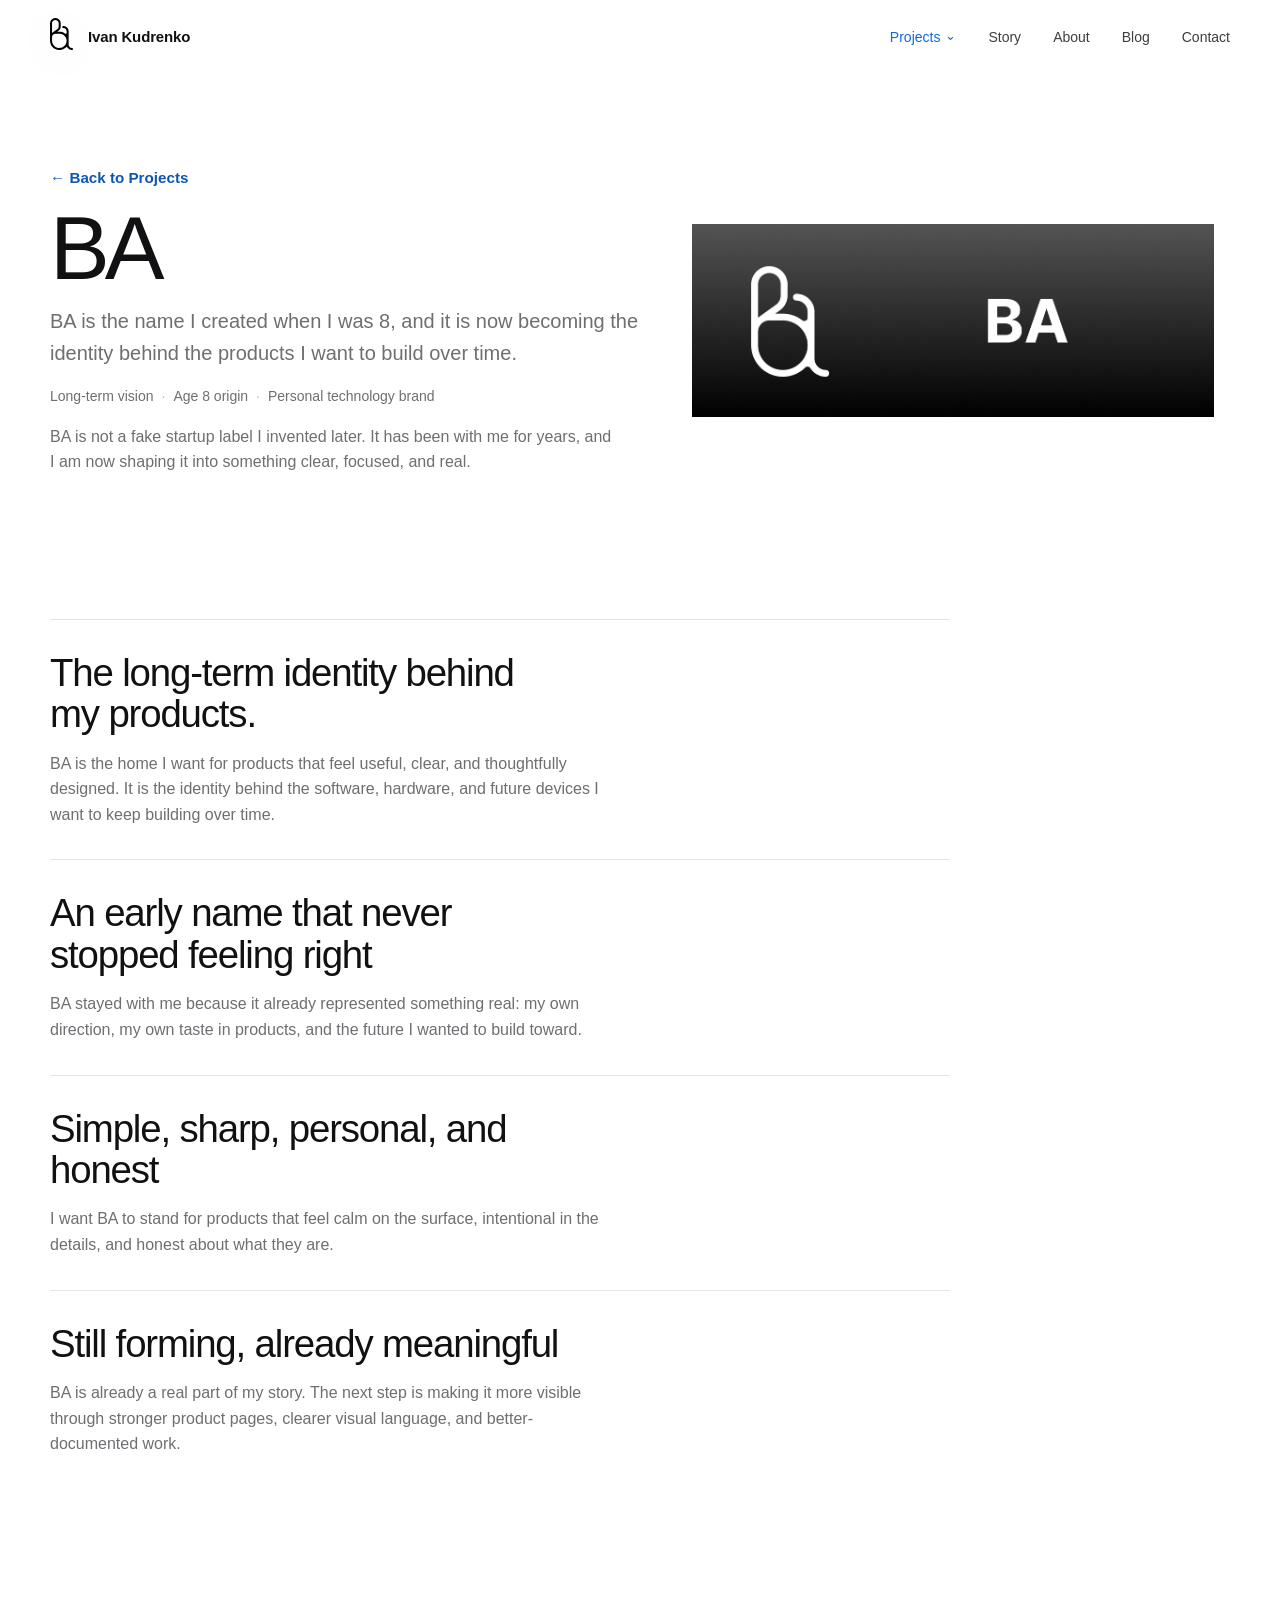
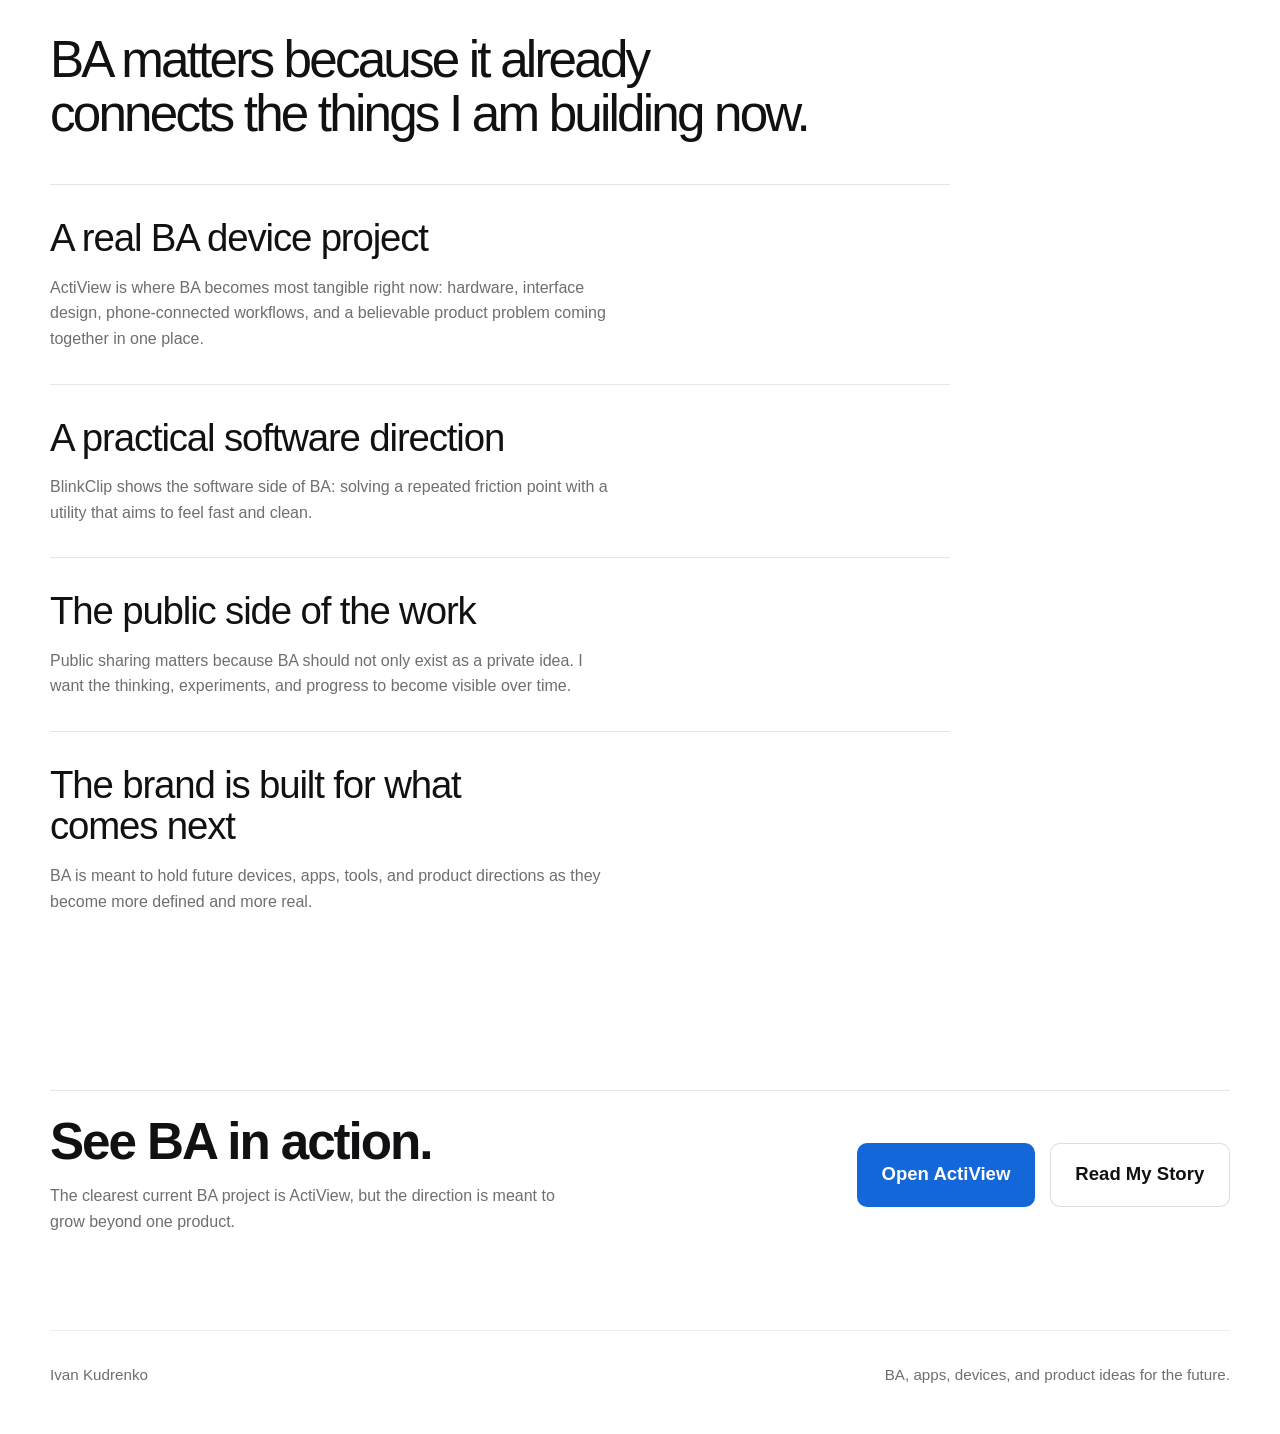
<file: projects/ba/index.html>
<!DOCTYPE html>
<html lang="en">
  <head>
    <meta charset="UTF-8" />
    <meta name="viewport" content="width=device-width, initial-scale=1.0" />
    <meta
      name="description"
      content="BA is my personal technology brand and the long-term identity behind the products I want to build."
    />
    <title>BA | Ivan Kudrenko</title>
    <link rel="icon" href="../../BA_new_favicon.svg?v=20260728-2" type="image/svg+xml" />
    <link rel="stylesheet" href="../../styles.css?v=20261007-design-lock" />
    <script src="../../script.js?v=20260912-corrections-4" defer></script>
  </head>
  <body class="project-page">
    <header class="site-header">
      <div class="container header-inner">
        <a class="brand" href="../../index.html#home" aria-label="Ivan Kudrenko home">
          <span class="brand-mark"><img src="../../BA_new_logo.svg" alt="BA" /></span>
          <span class="brand-name">Ivan Kudrenko</span>
        </a>

        <button
          class="nav-toggle"
          type="button"
          aria-expanded="false"
          aria-controls="site-nav"
        >
          <span></span>
          <span></span>
          <span></span>
          <span class="sr-only">Toggle navigation</span>
        </button>

        <nav class="site-nav" id="site-nav" aria-label="Primary">
          <details class="nav-projects">
            <summary class="nav-link projects-summary active" data-section="projects">Projects <span aria-hidden="true">⌄</span></summary>
            <div class="projects-menu">
              <a href="../activeview/"><span>ActiView</span><small>Prototype</small></a>
              <a href="https://blinkclip.baproj.com/" target="_blank" rel="noopener noreferrer"><span>BlinkClip</span><small>Batch video tools</small></a>
              <a href="https://ivankudrenko.github.io/shadow-box/" target="_blank" rel="noopener noreferrer"><span>Shadow Box</span><small>Playable game</small></a>
              <a href="./"><span>BA</span><small>Identity</small></a>
              <a href="../youtube/"><span>YouTube</span><small>Videos & process</small></a>
            </div>
          </details>
          <a class="nav-link" href="../../index.html#story">Story</a>
          <a class="nav-link" href="../../about/">About</a>
          <a class="nav-link" href="/blog/">Blog</a>
          <a class="nav-link" href="../../index.html#contact">Contact</a>
        </nav>
      </div>
    </header>

    <main>
      <section class="section project-page-hero" id="overview" data-nav="projects">
        <div class="container project-page-grid">
          <div class="project-page-copy" data-reveal>
            <a class="back-link" href="../../index.html#projects">&larr; Back to Projects</a>
            <span class="section-label">Brand</span>
            <h1>BA</h1>
            <p class="project-page-lead">
              BA is the name I created when I was 8, and it is now becoming the
              identity behind the products I want to build over time.
            </p>

            <div class="project-page-meta">
              <span class="status-pill">Long-term vision</span>
              <span class="project-meta-chip">Age 8 origin</span>
              <span class="project-meta-chip">Personal technology brand</span>
            </div>

            <p class="project-page-note">
              BA is not a fake startup label I invented later. It has been with
              me for years, and I am now shaping it into something clear,
              focused, and real.
            </p>
          </div>

          <div class="detail-hero-shell surface-card" data-reveal>
            <img class="project-hero-artwork" src="../../site_media/BA_previewcard.new.png" alt="BA identity artwork" width="1111" height="412" />
          </div>
        </div>
      </section>

      <section class="section" data-nav="projects">
        <div class="container">
          <div class="detail-grid">
            <article class="detail-card detail-card-wide" data-reveal>
              <span class="panel-kicker">What BA is</span>
              <h2>The long-term identity behind my products.</h2>
              <p>
                BA is the home I want for products that feel useful, clear, and
                thoughtfully designed. It is the identity behind the software,
                hardware, and future devices I want to keep building over time.
              </p>
            </article>

            <article class="detail-card" data-reveal>
              <span class="panel-kicker">Why I kept it</span>
              <h2>An early name that never stopped feeling right</h2>
              <p>
                BA stayed with me because it already represented something real:
                my own direction, my own taste in products, and the future I
                wanted to build toward.
              </p>
            </article>

            <article class="detail-card" data-reveal>
              <span class="panel-kicker">What it should feel like</span>
              <h2>Simple, sharp, personal, and honest</h2>
              <p>
                I want BA to stand for products that feel calm on the surface,
                intentional in the details, and honest about what they are.
              </p>
            </article>

            <article class="detail-card" data-reveal>
              <span class="panel-kicker">Current status</span>
              <h2>Still forming, already meaningful</h2>
              <p>
                BA is already a real part of my story. The next step is making
                it more visible through stronger product pages, clearer visual
                language, and better-documented work.
              </p>
            </article>
          </div>
        </div>
      </section>

      <section class="section" data-nav="projects">
        <div class="container">
          <div class="section-heading" data-reveal>
            <span class="section-label">Connected Work</span>
            <h2>BA matters because it already connects the things I am building now.</h2>
          </div>

          <div class="detail-grid">
            <article class="detail-card" data-reveal>
              <span class="panel-kicker">ActiView</span>
              <h2>A real BA device project</h2>
              <p>
                ActiView is where BA becomes most tangible right now: hardware,
                interface design, phone-connected workflows, and a believable
                product problem coming together in one place.
              </p>
            </article>

            <article class="detail-card" data-reveal>
              <span class="panel-kicker">BlinkClip</span>
              <h2>A practical software direction</h2>
              <p>
                BlinkClip shows the software side of BA: solving a repeated
                friction point with a utility that aims to feel fast and clean.
              </p>
            </article>

            <article class="detail-card" data-reveal>
              <span class="panel-kicker">YouTube</span>
              <h2>The public side of the work</h2>
              <p>
                Public sharing matters because BA should not only exist as a
                private idea. I want the thinking, experiments, and progress to
                become visible over time.
              </p>
            </article>

            <article class="detail-card" data-reveal>
              <span class="panel-kicker">Future products</span>
              <h2>The brand is built for what comes next</h2>
              <p>
                BA is meant to hold future devices, apps, tools, and product
                directions as they become more defined and more real.
              </p>
            </article>
          </div>
        </div>
      </section>

      <section class="section" data-nav="projects">
        <div class="container">
          <div class="contact-card cta-panel" data-reveal>
            <div class="contact-copy">
              <span class="section-label">Next</span>
              <h2>See BA in action.</h2>
              <p>
                The clearest current BA project is ActiView, but the direction
                is meant to grow beyond one product.
              </p>
            </div>

            <div class="contact-actions">
              <a class="button button-primary" href="../activeview/">Open ActiView</a>
              <a class="button button-secondary" href="../../about/">Read My Story</a>
            </div>
          </div>
        </div>
      </section>
    </main>

    <footer class="site-footer">
      <div class="container footer-inner">
        <p>Ivan Kudrenko</p>
        <p>BA, apps, devices, and product ideas for the future.</p>
      </div>
    </footer>
  </body>
</html>
</file>
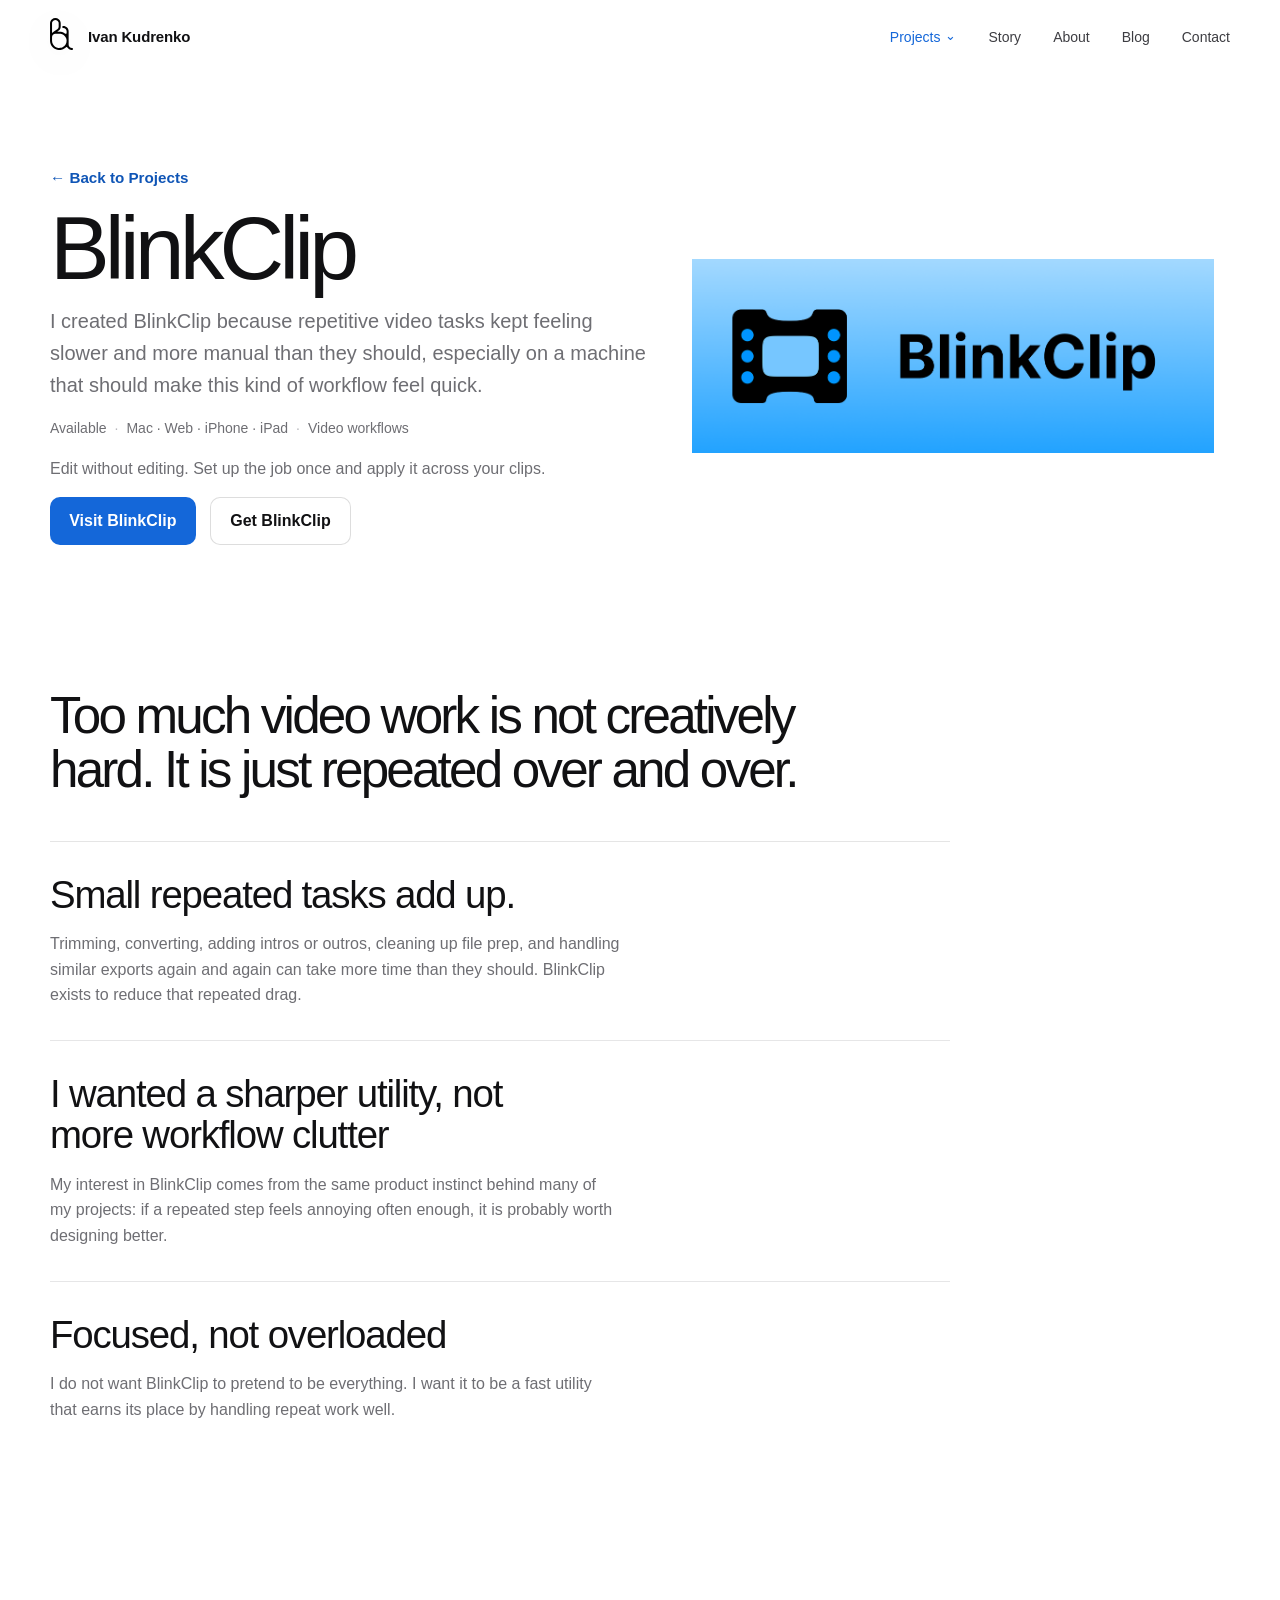
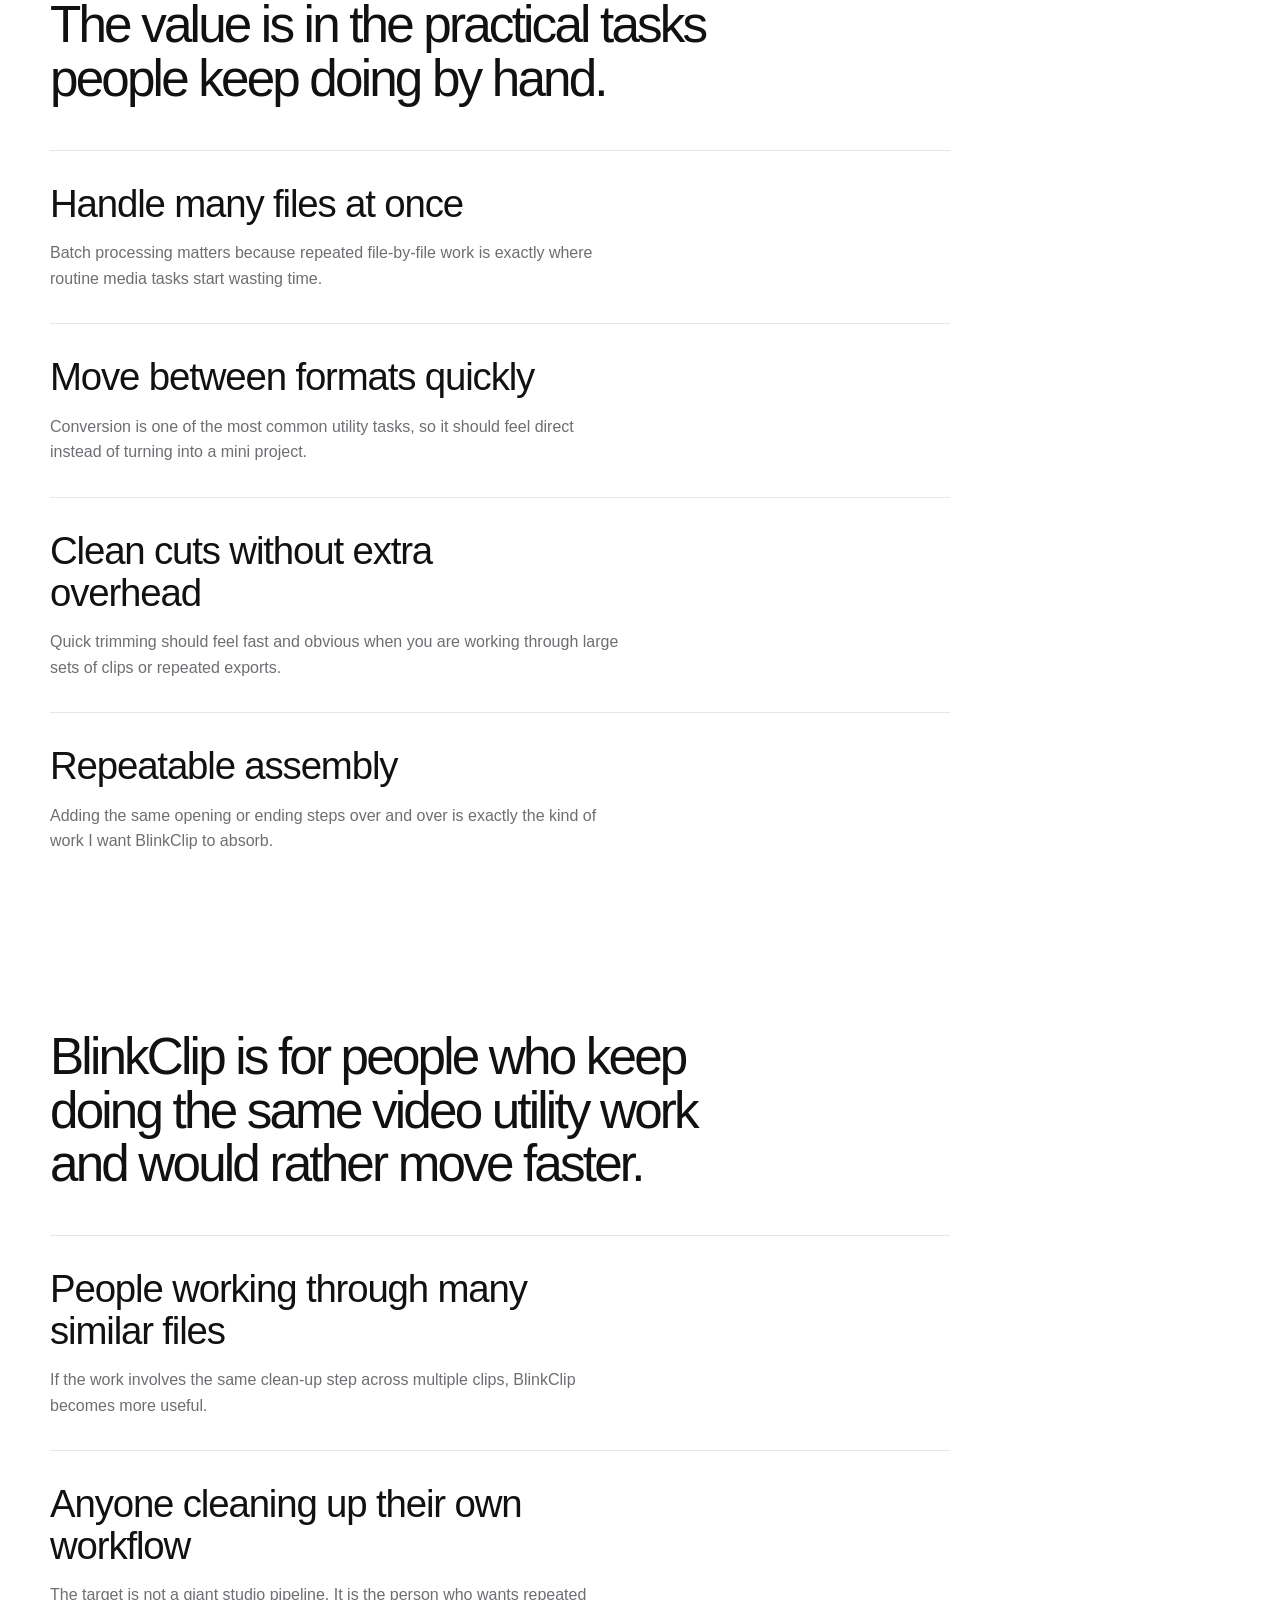
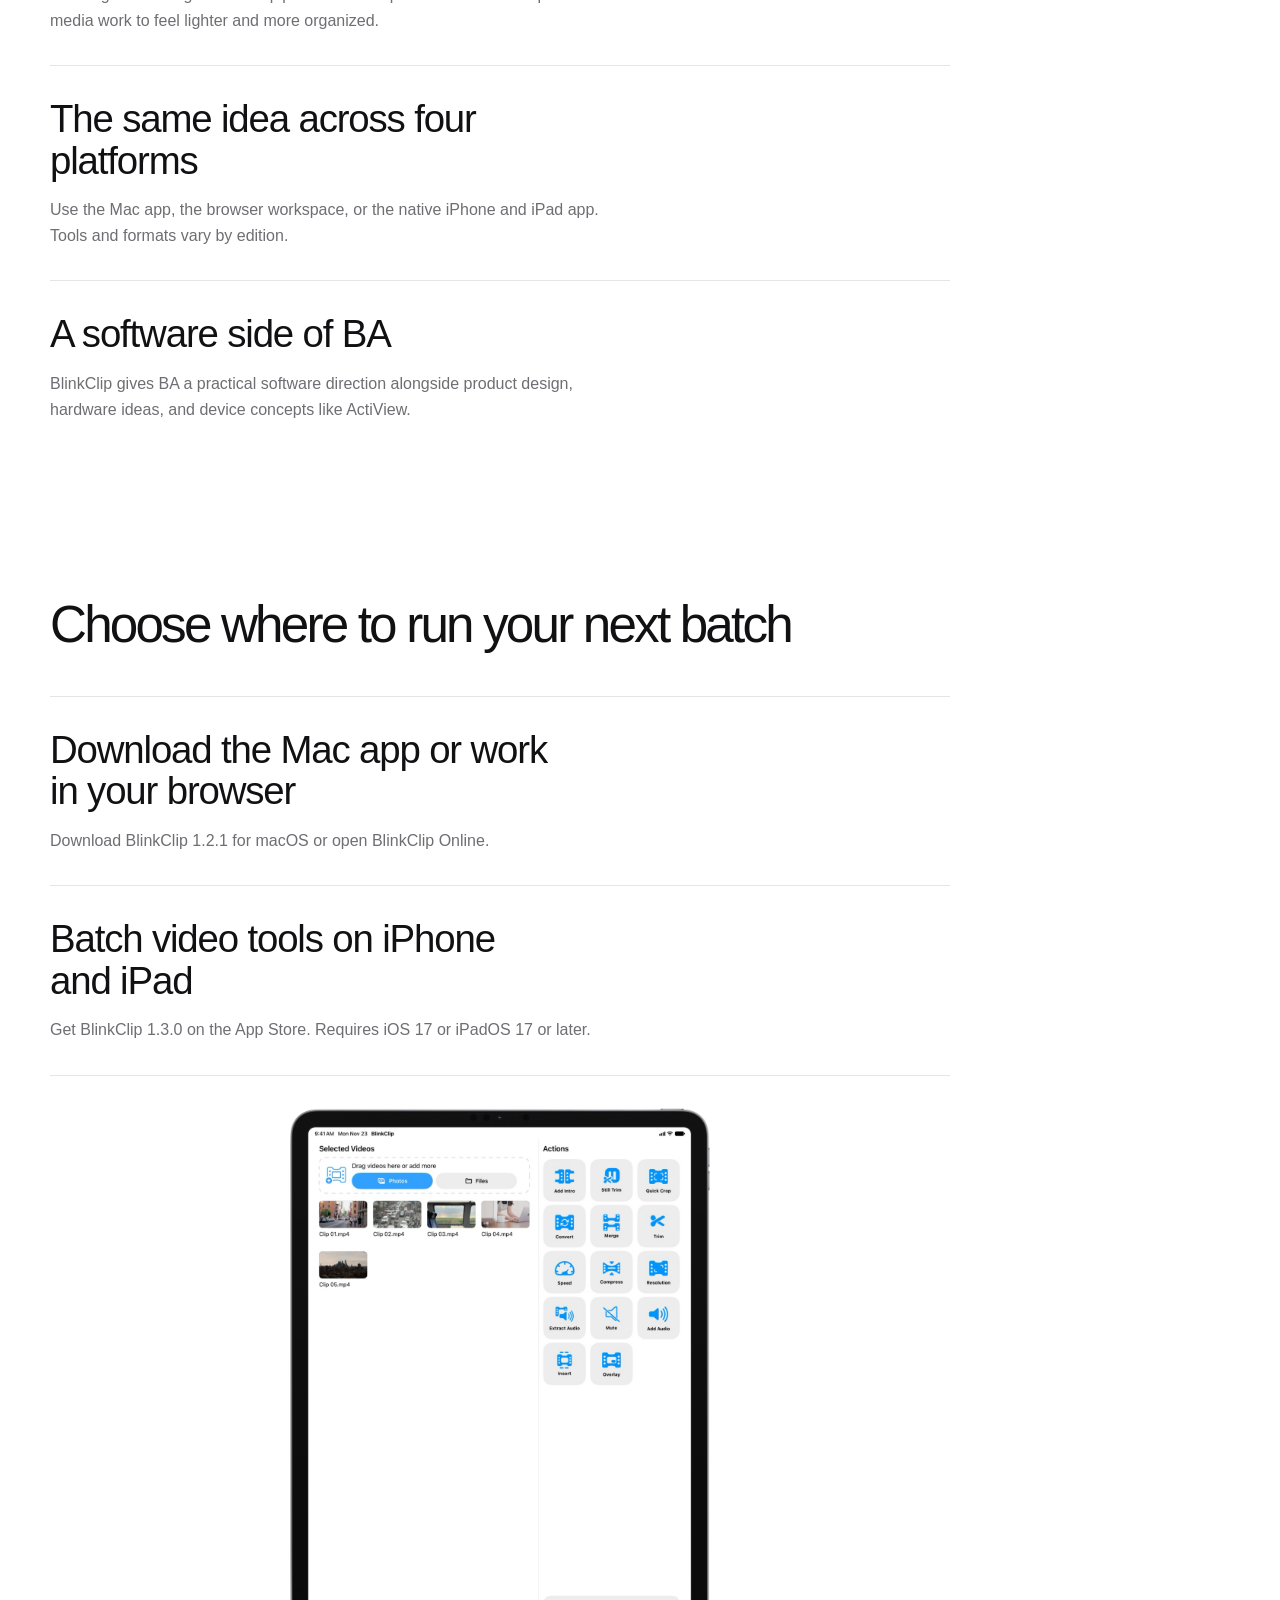
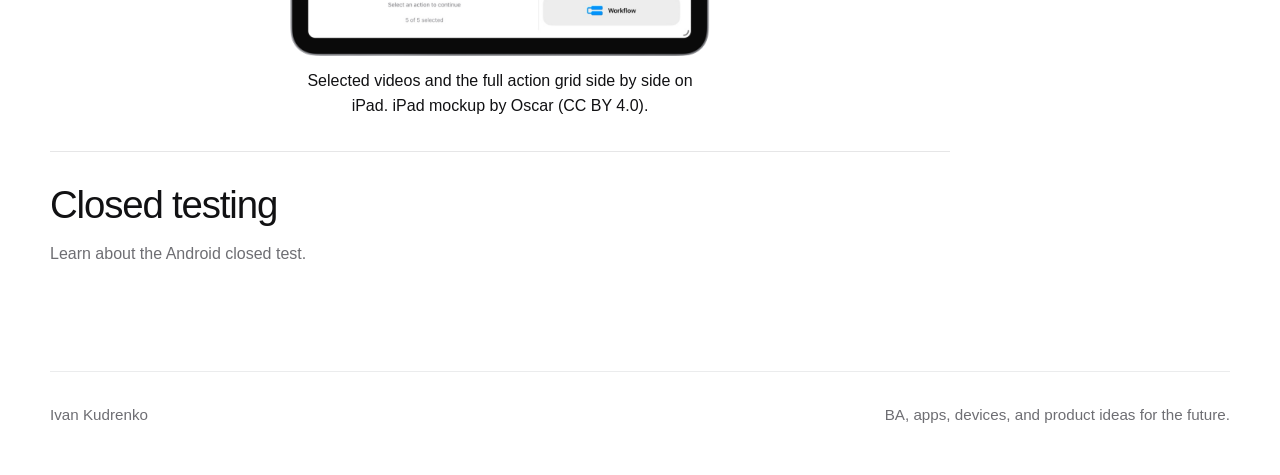
<file: projects/blinkclip/index.html>
<!DOCTYPE html>
<html lang="en">
  <head>
    <meta charset="UTF-8" />
    <meta name="viewport" content="width=device-width, initial-scale=1.0" />
    <meta
      name="description"
      content="BlinkClip is a batch video tool for Mac, Web, iPhone, and iPad. Apply repeatable changes to multiple clips without a timeline."
    />
    <title>BlinkClip — Batch Video Tools | Ivan Kudrenko</title>
    <link rel="canonical" href="https://baproj.com/projects/blinkclip/" />
    <meta property="og:title" content="BlinkClip — Batch Video Tools" />
    <meta property="og:description" content="Batch video tools for Mac, Web, iPhone, and iPad." />
    <meta property="og:image" content="https://baproj.com/BlinkClip_media/BlinkClip_previewcard.png" />
    <link rel="icon" href="../../BA_new_favicon.svg?v=20260728-2" type="image/svg+xml" />
    <link rel="stylesheet" href="../../styles.css?v=20261007-design-lock" />
    <script src="../../script.js?v=20260912-corrections-4" defer></script>
  </head>
  <body class="project-page">
    <header class="site-header">
      <div class="container header-inner">
        <a class="brand" href="../../index.html#home" aria-label="Ivan Kudrenko home">
          <span class="brand-mark"><img src="../../BA_new_logo.svg" alt="BA" /></span>
          <span class="brand-name">Ivan Kudrenko</span>
        </a>

        <button
          class="nav-toggle"
          type="button"
          aria-expanded="false"
          aria-controls="site-nav"
        >
          <span></span>
          <span></span>
          <span></span>
          <span class="sr-only">Toggle navigation</span>
        </button>

        <nav class="site-nav" id="site-nav" aria-label="Primary">
          <details class="nav-projects">
            <summary class="nav-link projects-summary active" data-section="projects">Projects <span aria-hidden="true">⌄</span></summary>
            <div class="projects-menu">
              <a href="../activeview/"><span>ActiView</span><small>Prototype</small></a>
              <a href="https://blinkclip.baproj.com/" target="_blank" rel="noopener noreferrer"><span>BlinkClip</span><small>Batch video tools</small></a>
              <a href="https://ivankudrenko.github.io/shadow-box/" target="_blank" rel="noopener noreferrer"><span>Shadow Box</span><small>Playable game</small></a>
              <a href="../ba/"><span>BA</span><small>Identity</small></a>
              <a href="../youtube/"><span>YouTube</span><small>Videos & process</small></a>
            </div>
          </details>
          <a class="nav-link" href="../../index.html#story">Story</a>
          <a class="nav-link" href="../../about/">About</a>
          <a class="nav-link" href="/blog/">Blog</a>
          <a class="nav-link" href="../../index.html#contact">Contact</a>
        </nav>
      </div>
    </header>

    <main>
      <section class="section project-page-hero" id="overview" data-nav="projects">
        <div class="container project-page-grid">
          <div class="project-page-copy" data-reveal>
            <a class="back-link" href="../../index.html#projects">&larr; Back to Projects</a>
            <span class="section-label">Project</span>
            <h1>BlinkClip</h1>
            <p class="project-page-lead">
              I created BlinkClip because repetitive video tasks kept feeling
              slower and more manual than they should, especially on a machine
              that should make this kind of workflow feel quick.
            </p>

            <div class="project-page-meta">
              <span class="status-pill">Available</span>
              <span class="project-meta-chip">Mac · Web · iPhone · iPad</span>
              <span class="project-meta-chip">Video workflows</span>
            </div>

            <p class="project-page-note">
              Edit without editing. Set up the job once and apply it across
              your clips.
            </p>

            <div class="project-page-actions">
              <a
                class="button button-primary"
                href="https://blinkclip.baproj.com/"
                target="_blank"
                rel="noopener noreferrer"
              >
                Visit BlinkClip
              </a>
              <a class="button button-secondary" href="https://blinkclip.baproj.com/download/">
                Get BlinkClip
              </a>
            </div>
          </div>

          <div class="detail-hero-shell surface-card" data-reveal>
            <img class="project-hero-artwork" src="../../BlinkClip_media/BlinkClip_previewcard.png" alt="BlinkClip product artwork" width="1111" height="412" />
          </div>
        </div>
      </section>

      <section class="section" data-nav="projects">
        <div class="container">
          <div class="section-heading" data-reveal>
            <span class="section-label">Problem</span>
            <h2>Too much video work is not creatively hard. It is just repeated over and over.</h2>
          </div>

          <div class="detail-grid">
            <article class="detail-card detail-card-wide" data-reveal>
              <span class="panel-kicker">The friction</span>
              <h2>Small repeated tasks add up.</h2>
              <p>
                Trimming, converting, adding intros or outros, cleaning up file
                prep, and handling similar exports again and again can take more
                time than they should. BlinkClip exists to reduce that repeated
                drag.
              </p>
            </article>

            <article class="detail-card" data-reveal>
              <span class="panel-kicker">Why I built it</span>
              <h2>I wanted a sharper utility, not more workflow clutter</h2>
              <p>
                My interest in BlinkClip comes from the same product instinct
                behind many of my projects: if a repeated step feels annoying
                often enough, it is probably worth designing better.
              </p>
            </article>

            <article class="detail-card" data-reveal>
              <span class="panel-kicker">Product direction</span>
              <h2>Focused, not overloaded</h2>
              <p>
                I do not want BlinkClip to pretend to be everything. I want it
                to be a fast utility that earns its place by handling repeat
                work well.
              </p>
            </article>
          </div>
        </div>
      </section>

      <section class="section" data-nav="projects">
        <div class="container">
          <div class="section-heading" data-reveal>
            <span class="section-label">Core Workflows</span>
            <h2>The value is in the practical tasks people keep doing by hand.</h2>
          </div>

          <div class="detail-grid">
            <article class="detail-card" data-reveal>
              <span class="panel-kicker">Batch jobs</span>
              <h2>Handle many files at once</h2>
              <p>
                Batch processing matters because repeated file-by-file work is
                exactly where routine media tasks start wasting time.
              </p>
            </article>

            <article class="detail-card" data-reveal>
              <span class="panel-kicker">Conversion</span>
              <h2>Move between formats quickly</h2>
              <p>
                Conversion is one of the most common utility tasks, so it should
                feel direct instead of turning into a mini project.
              </p>
            </article>

            <article class="detail-card" data-reveal>
              <span class="panel-kicker">Trimming</span>
              <h2>Clean cuts without extra overhead</h2>
              <p>
                Quick trimming should feel fast and obvious when you are working
                through large sets of clips or repeated exports.
              </p>
            </article>

            <article class="detail-card" data-reveal>
              <span class="panel-kicker">Intro and outro handling</span>
              <h2>Repeatable assembly</h2>
              <p>
                Adding the same opening or ending steps over and over is exactly
                the kind of work I want BlinkClip to absorb.
              </p>
            </article>
          </div>
        </div>
      </section>

      <section class="section" data-nav="projects">
        <div class="container">
          <div class="section-heading" data-reveal>
            <span class="section-label">Who It Helps</span>
            <h2>BlinkClip is for people who keep doing the same video utility work and would rather move faster.</h2>
          </div>

          <div class="detail-grid">
            <article class="detail-card" data-reveal>
              <span class="panel-kicker">Repeat exporters</span>
              <h2>People working through many similar files</h2>
              <p>
                If the work involves the same clean-up step across multiple
                clips, BlinkClip becomes more useful.
              </p>
            </article>

            <article class="detail-card" data-reveal>
              <span class="panel-kicker">Creators</span>
              <h2>Anyone cleaning up their own workflow</h2>
              <p>
                The target is not a giant studio pipeline. It is the person who
                wants repeated media work to feel lighter and more organized.
              </p>
            </article>

            <article class="detail-card" data-reveal>
              <span class="panel-kicker">Across devices</span>
              <h2>The same idea across four platforms</h2>
              <p>Use the Mac app, the browser workspace, or the native iPhone and iPad app. Tools and formats vary by edition.</p>
            </article>

            <article class="detail-card" data-reveal>
              <span class="panel-kicker">Why it matters to me</span>
              <h2>A software side of BA</h2>
              <p>
                BlinkClip gives BA a practical software direction alongside
                product design, hardware ideas, and device concepts like
                ActiView.
              </p>
            </article>
          </div>
        </div>
      </section>

      <section class="section" data-nav="projects">
        <div class="container">
          <div class="section-heading" data-reveal>
            <span class="section-label">Availability</span>
            <h2>Choose where to run your next batch</h2>
          </div>

          <div class="detail-grid">
            <article class="detail-card" data-reveal>
              <span class="panel-kicker">Mac and Web</span>
              <h2>Download the Mac app or work in your browser</h2>
              <p><a href="https://blinkclip.baproj.com/download/#download-mac">Download BlinkClip 1.2.1 for macOS</a> or <a href="https://blinkclip.baproj.com/online/">open BlinkClip Online</a>.</p>
            </article>
            <article class="detail-card" data-reveal>
              <span class="panel-kicker">iPhone and iPad</span>
              <h2>Batch video tools on iPhone and iPad</h2>
              <p><a href="https://apps.apple.com/app/id6838526857">Get BlinkClip 1.3.0 on the App Store</a>. Requires iOS 17 or iPadOS 17 or later.</p>
            </article>
            <article class="detail-card detail-card-wide" data-reveal>
              <figure class="blinkclip-project-capture">
                <img class="project-hero-artwork" src="../../BlinkClip_media/blinkclip-ipad-actions-framed.png" alt="BlinkClip on iPad with selected videos on the left and the action grid on the right" width="1104" height="1440" loading="lazy" decoding="async" />
                <figcaption>Selected videos and the full action grid side by side on iPad. <a href="https://blinkclip.baproj.com/legal/">iPad mockup by Oscar (CC BY 4.0)</a>.</figcaption>
              </figure>
            </article>
            <article class="detail-card" data-reveal>
              <span class="panel-kicker">Android</span>
              <h2>Closed testing</h2>
              <p><a href="https://blinkclip.baproj.com/beta/">Learn about the Android closed test</a>.</p>
            </article>
          </div>
        </div>
      </section>
    </main>

    <footer class="site-footer">
      <div class="container footer-inner">
        <p>Ivan Kudrenko</p>
        <p>BA, apps, devices, and product ideas for the future.</p>
      </div>
    </footer>
  </body>
</html>
</file>
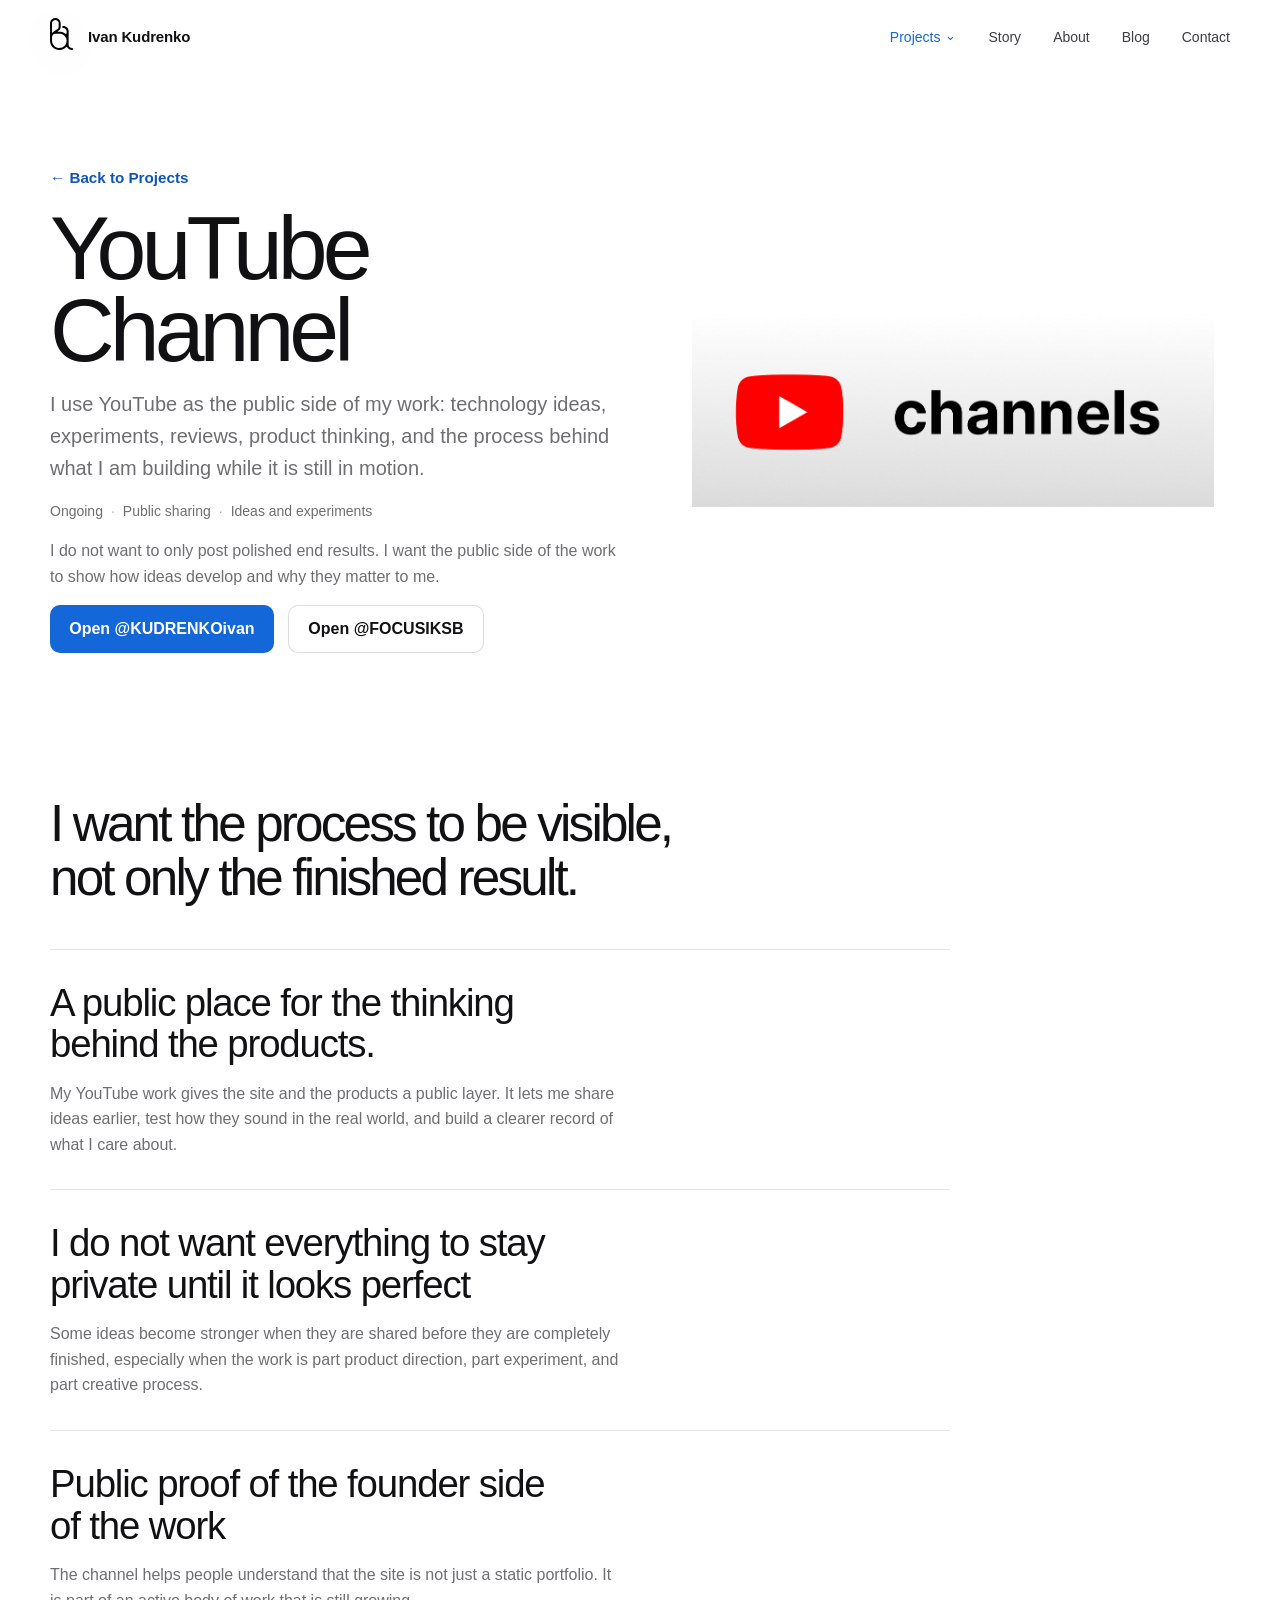
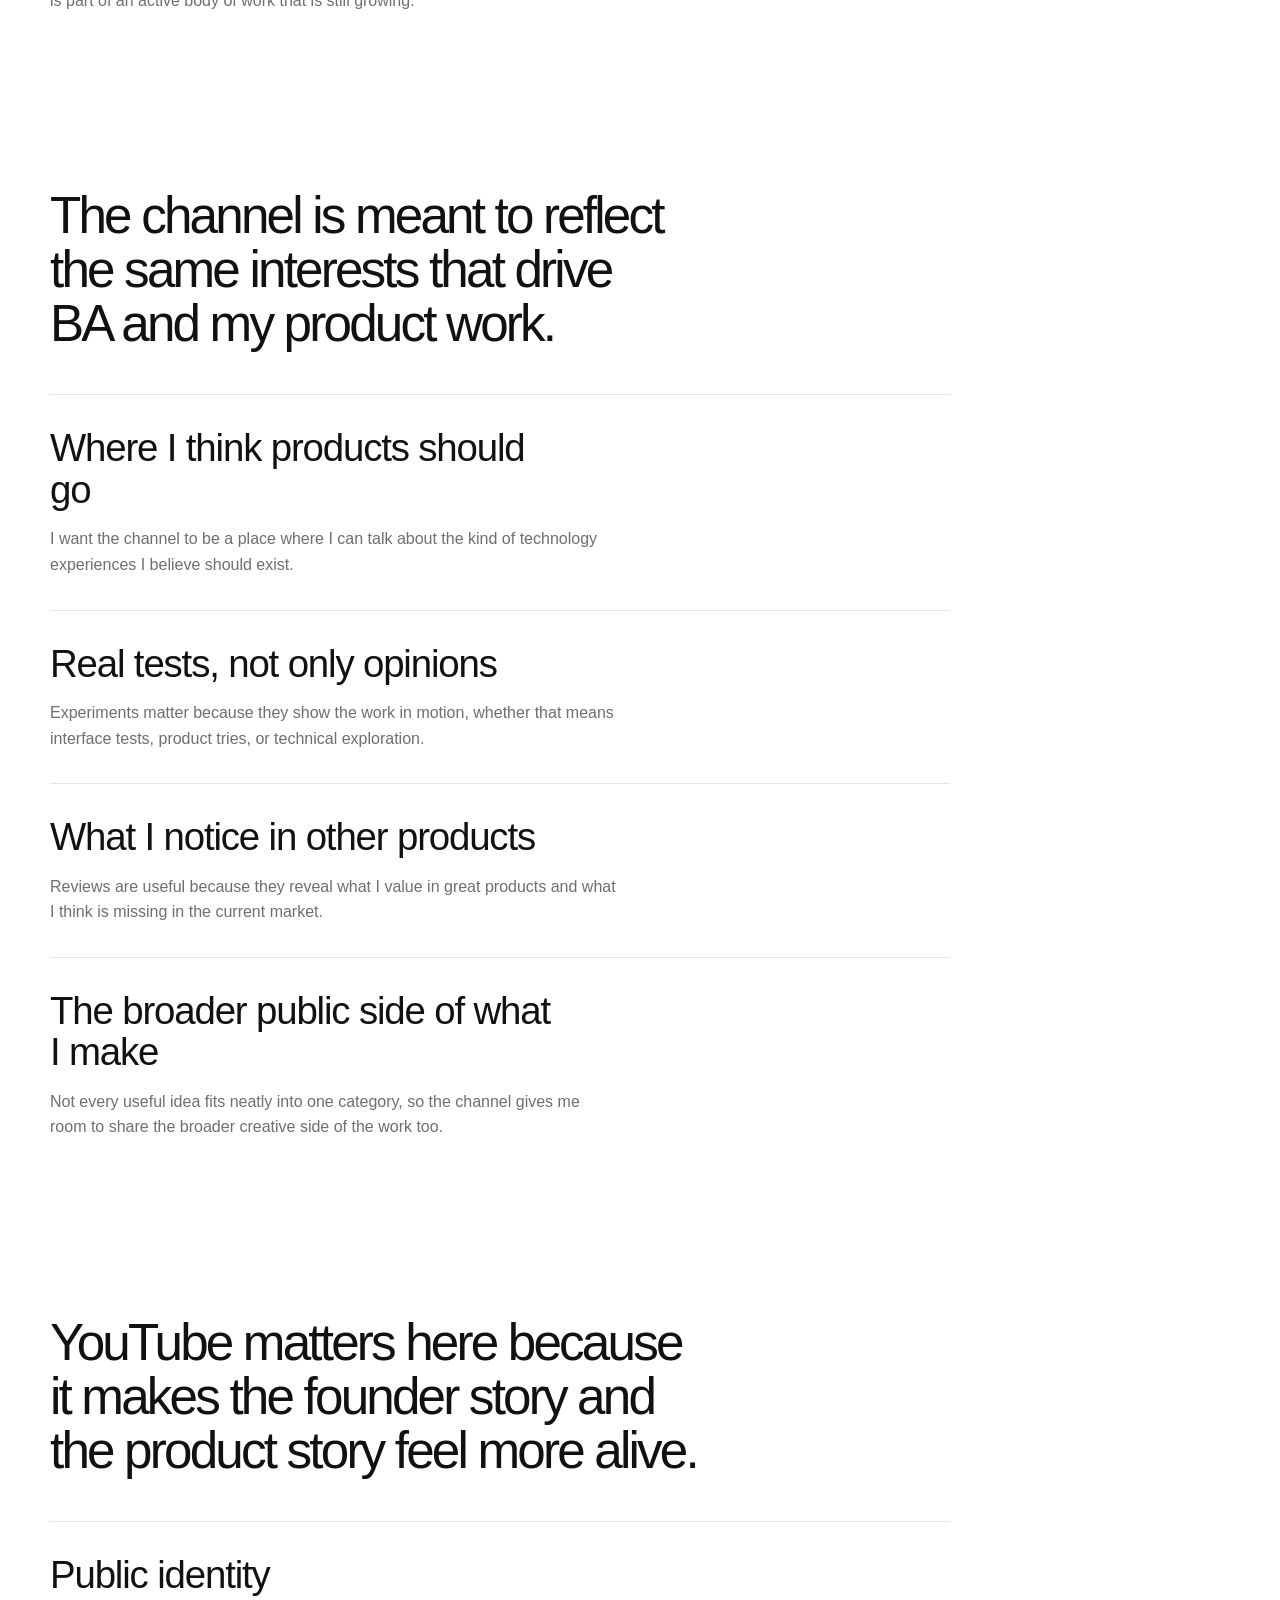
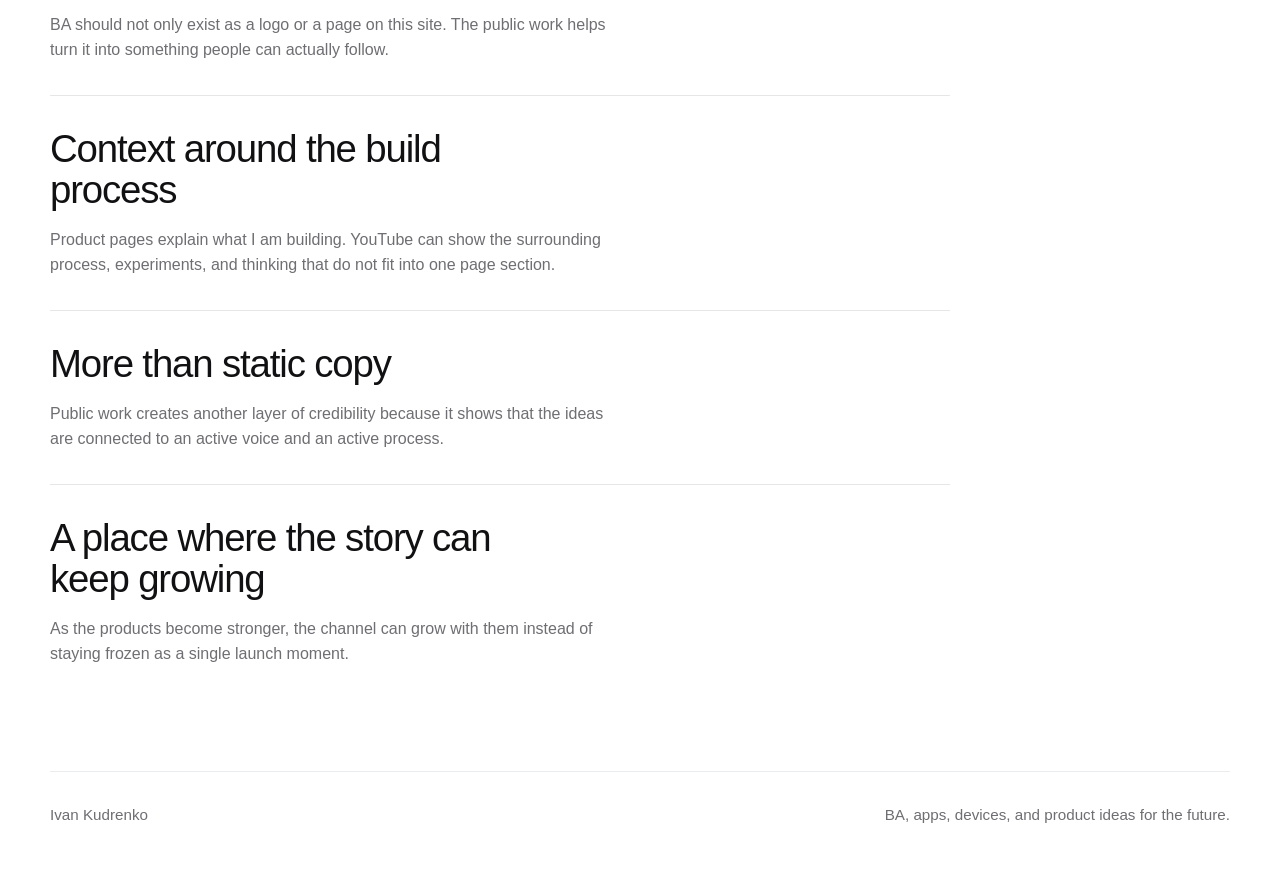
<file: projects/youtube/index.html>
<!DOCTYPE html>
<html lang="en">
  <head>
    <meta charset="UTF-8" />
    <meta name="viewport" content="width=device-width, initial-scale=1.0" />
    <meta
      name="description"
      content="My YouTube work is where I share technology ideas, experiments, reviews, and the process behind what I am building."
    />
    <title>YouTube Channel | Ivan Kudrenko</title>
    <link rel="icon" href="../../BA_new_favicon.svg?v=20260728-2" type="image/svg+xml" />
    <link rel="stylesheet" href="../../styles.css?v=20261007-design-lock" />
    <script src="../../script.js?v=20260912-corrections-4" defer></script>
  </head>
  <body class="project-page project-page-youtube">
    <header class="site-header">
      <div class="container header-inner">
        <a class="brand" href="../../index.html#home" aria-label="Ivan Kudrenko home">
          <span class="brand-mark"><img src="../../BA_new_logo.svg" alt="BA" /></span>
          <span class="brand-name">Ivan Kudrenko</span>
        </a>

        <button
          class="nav-toggle"
          type="button"
          aria-expanded="false"
          aria-controls="site-nav"
        >
          <span></span>
          <span></span>
          <span></span>
          <span class="sr-only">Toggle navigation</span>
        </button>

        <nav class="site-nav" id="site-nav" aria-label="Primary">
          <details class="nav-projects">
            <summary class="nav-link projects-summary active" data-section="projects">Projects <span aria-hidden="true">⌄</span></summary>
            <div class="projects-menu">
              <a href="../activeview/"><span>ActiView</span><small>Prototype</small></a>
              <a href="https://blinkclip.baproj.com/" target="_blank" rel="noopener noreferrer"><span>BlinkClip</span><small>Batch video tools</small></a>
              <a href="https://ivankudrenko.github.io/shadow-box/" target="_blank" rel="noopener noreferrer"><span>Shadow Box</span><small>Playable game</small></a>
              <a href="../ba/"><span>BA</span><small>Identity</small></a>
              <a href="./"><span>YouTube</span><small>Videos & process</small></a>
            </div>
          </details>
          <a class="nav-link" href="../../index.html#story">Story</a>
          <a class="nav-link" href="../../about/">About</a>
          <a class="nav-link" href="/blog/">Blog</a>
          <a class="nav-link" href="../../index.html#contact">Contact</a>
        </nav>
      </div>
    </header>

    <main>
      <section class="section project-page-hero" id="overview" data-nav="projects">
        <div class="container project-page-grid">
          <div class="project-page-copy" data-reveal>
            <a class="back-link" href="../../index.html#projects">&larr; Back to Projects</a>
            <span class="section-label">Channel</span>
            <h1>YouTube Channel</h1>
            <p class="project-page-lead">
              I use YouTube as the public side of my work: technology ideas,
              experiments, reviews, product thinking, and the process behind
              what I am building while it is still in motion.
            </p>

            <div class="project-page-meta">
              <span class="status-pill">Ongoing</span>
              <span class="project-meta-chip">Public sharing</span>
              <span class="project-meta-chip">Ideas and experiments</span>
            </div>

            <p class="project-page-note">
              I do not want to only post polished end results. I want the public
              side of the work to show how ideas develop and why they matter to
              me.
            </p>

            <div class="project-page-actions">
              <a
                class="button button-primary"
                href="https://www.youtube.com/@KUDRENKOivan"
                target="_blank"
                rel="noopener noreferrer"
              >
                Open @KUDRENKOivan
              </a>
              <a
                class="button button-secondary"
                href="https://www.youtube.com/@FOCUSIKSB"
                target="_blank"
                rel="noopener noreferrer"
              >
                Open @FOCUSIKSB
              </a>
            </div>
          </div>

          <div class="detail-hero-shell surface-card" data-reveal>
            <img class="project-hero-artwork" src="../../YouTube_media/YouTube_previewcard.png" alt="YouTube channel artwork" width="1111" height="412" />
          </div>
        </div>
      </section>

      <section class="section" data-nav="projects">
        <div class="container">
          <div class="section-heading" data-reveal>
            <span class="section-label">Why I Publish</span>
            <h2>I want the process to be visible, not only the finished result.</h2>
          </div>

          <div class="detail-grid">
            <article class="detail-card detail-card-wide" data-reveal>
              <span class="panel-kicker">What the channel is for</span>
              <h2>A public place for the thinking behind the products.</h2>
              <p>
                My YouTube work gives the site and the products a public layer.
                It lets me share ideas earlier, test how they sound in the real
                world, and build a clearer record of what I care about.
              </p>
            </article>

            <article class="detail-card" data-reveal>
              <span class="panel-kicker">Why it matters to me</span>
              <h2>I do not want everything to stay private until it looks perfect</h2>
              <p>
                Some ideas become stronger when they are shared before they are
                completely finished, especially when the work is part product
                direction, part experiment, and part creative process.
              </p>
            </article>

            <article class="detail-card" data-reveal>
              <span class="panel-kicker">What this adds to the site</span>
              <h2>Public proof of the founder side of the work</h2>
              <p>
                The channel helps people understand that the site is not just a
                static portfolio. It is part of an active body of work that is
                still growing.
              </p>
            </article>
          </div>
        </div>
      </section>

      <section class="section" data-nav="projects">
        <div class="container">
          <div class="section-heading" data-reveal>
            <span class="section-label">Content Direction</span>
            <h2>The channel is meant to reflect the same interests that drive BA and my product work.</h2>
          </div>

          <div class="detail-grid">
            <article class="detail-card" data-reveal>
              <span class="panel-kicker">Technology ideas</span>
              <h2>Where I think products should go</h2>
              <p>
                I want the channel to be a place where I can talk about the kind
                of technology experiences I believe should exist.
              </p>
            </article>

            <article class="detail-card" data-reveal>
              <span class="panel-kicker">Experiments</span>
              <h2>Real tests, not only opinions</h2>
              <p>
                Experiments matter because they show the work in motion, whether
                that means interface tests, product tries, or technical
                exploration.
              </p>
            </article>

            <article class="detail-card" data-reveal>
              <span class="panel-kicker">Reviews</span>
              <h2>What I notice in other products</h2>
              <p>
                Reviews are useful because they reveal what I value in great
                products and what I think is missing in the current market.
              </p>
            </article>

            <article class="detail-card" data-reveal>
              <span class="panel-kicker">Creative projects</span>
              <h2>The broader public side of what I make</h2>
              <p>
                Not every useful idea fits neatly into one category, so the
                channel gives me room to share the broader creative side of the
                work too.
              </p>
            </article>
          </div>
        </div>
      </section>

      <section class="section" data-nav="projects">
        <div class="container">
          <div class="section-heading" data-reveal>
            <span class="section-label">How It Connects</span>
            <h2>YouTube matters here because it makes the founder story and the product story feel more alive.</h2>
          </div>

          <div class="detail-grid">
            <article class="detail-card" data-reveal>
              <span class="panel-kicker">For BA</span>
              <h2>Public identity</h2>
              <p>
                BA should not only exist as a logo or a page on this site. The
                public work helps turn it into something people can actually
                follow.
              </p>
            </article>

            <article class="detail-card" data-reveal>
              <span class="panel-kicker">For products</span>
              <h2>Context around the build process</h2>
              <p>
                Product pages explain what I am building. YouTube can show the
                surrounding process, experiments, and thinking that do not fit
                into one page section.
              </p>
            </article>

            <article class="detail-card" data-reveal>
              <span class="panel-kicker">For trust</span>
              <h2>More than static copy</h2>
              <p>
                Public work creates another layer of credibility because it
                shows that the ideas are connected to an active voice and an
                active process.
              </p>
            </article>

            <article class="detail-card" data-reveal>
              <span class="panel-kicker">For the future</span>
              <h2>A place where the story can keep growing</h2>
              <p>
                As the products become stronger, the channel can grow with them
                instead of staying frozen as a single launch moment.
              </p>
            </article>
          </div>
        </div>
      </section>
    </main>

    <footer class="site-footer">
      <div class="container footer-inner">
        <p>Ivan Kudrenko</p>
        <p>BA, apps, devices, and product ideas for the future.</p>
      </div>
    </footer>
  </body>
</html>
</file>
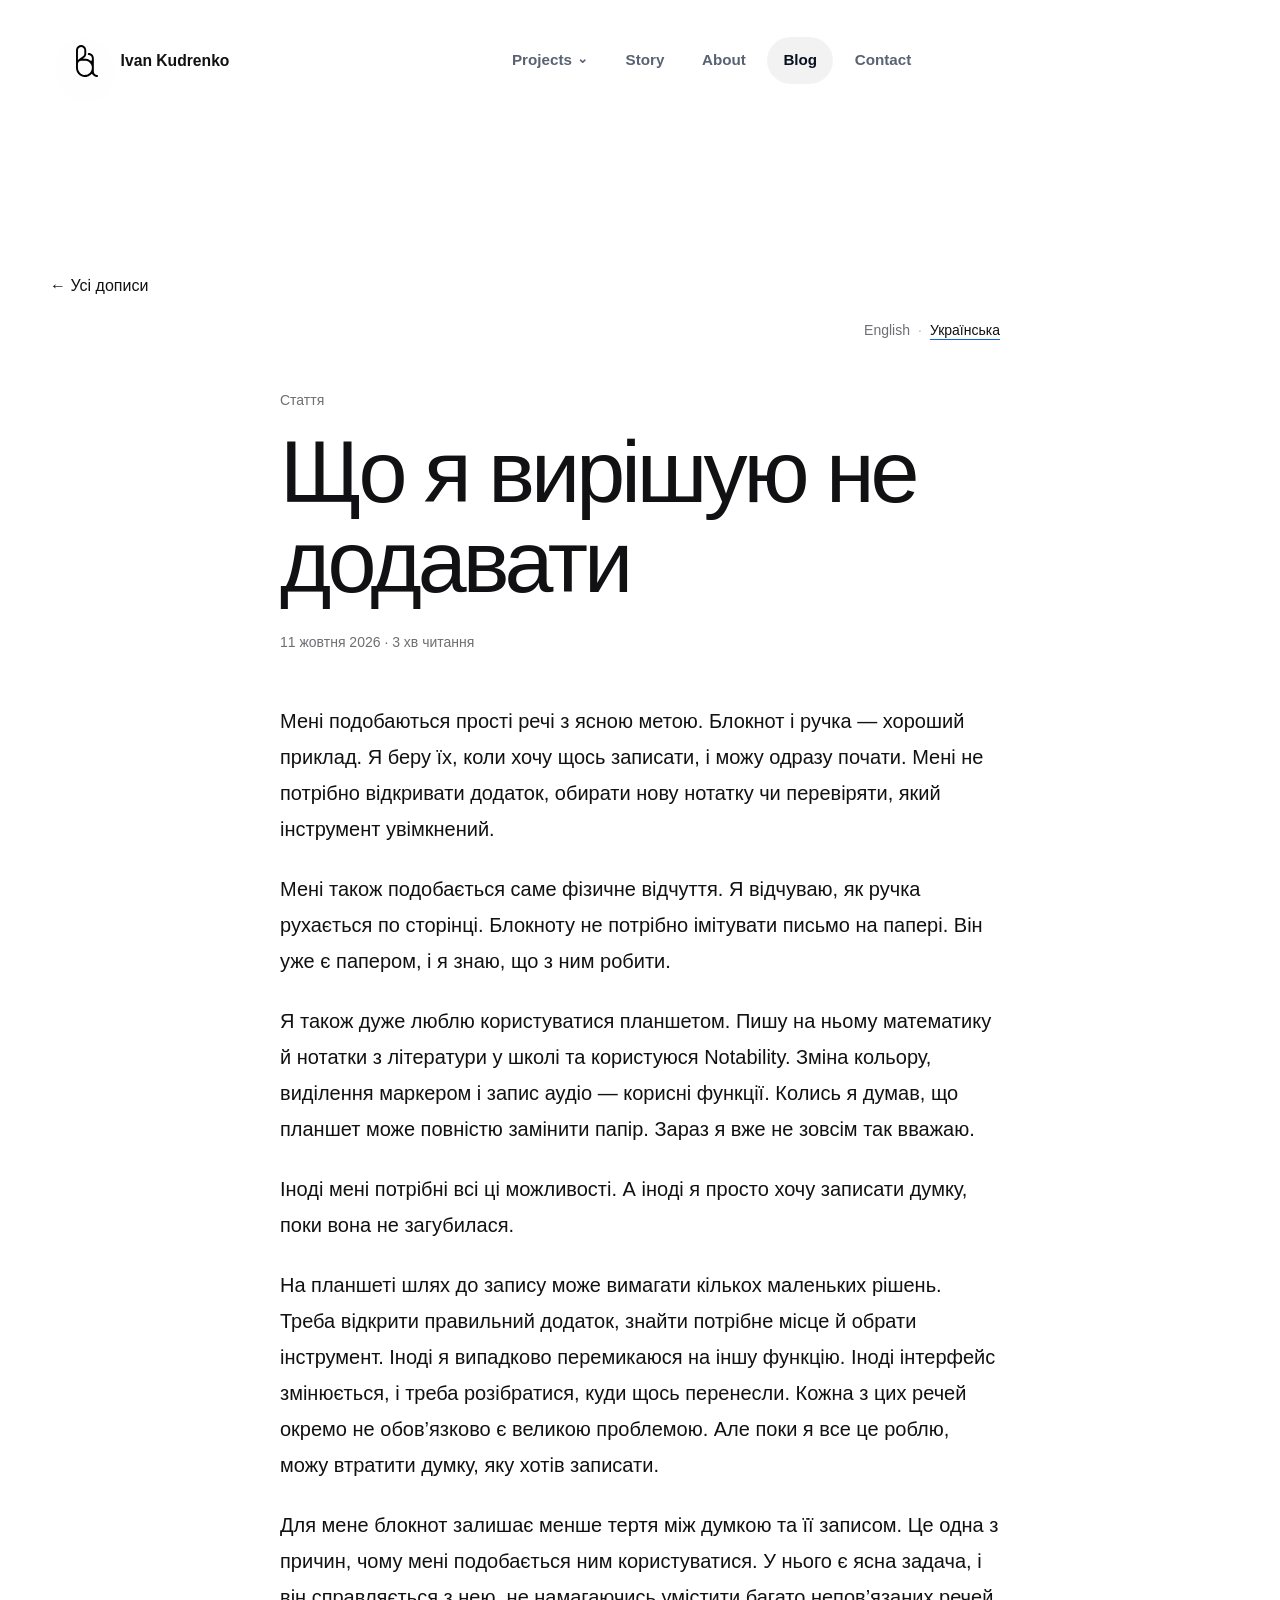
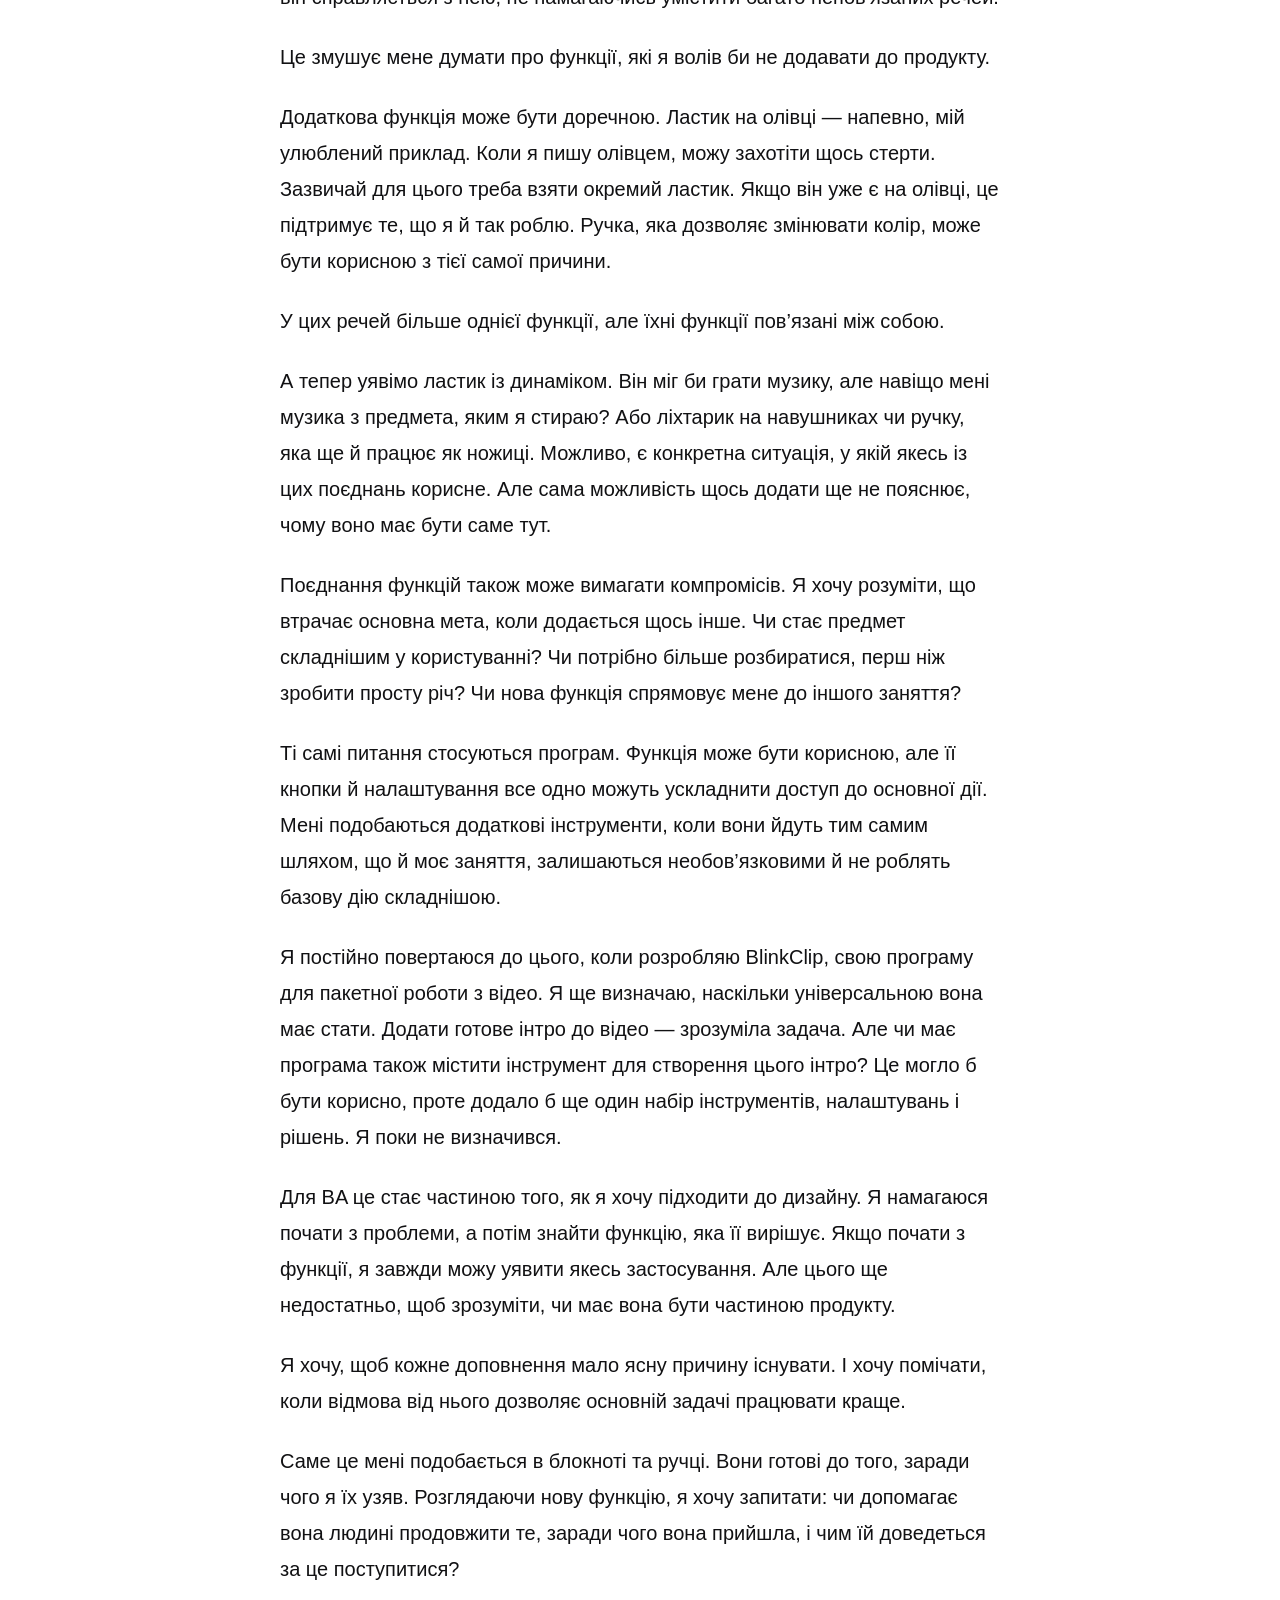
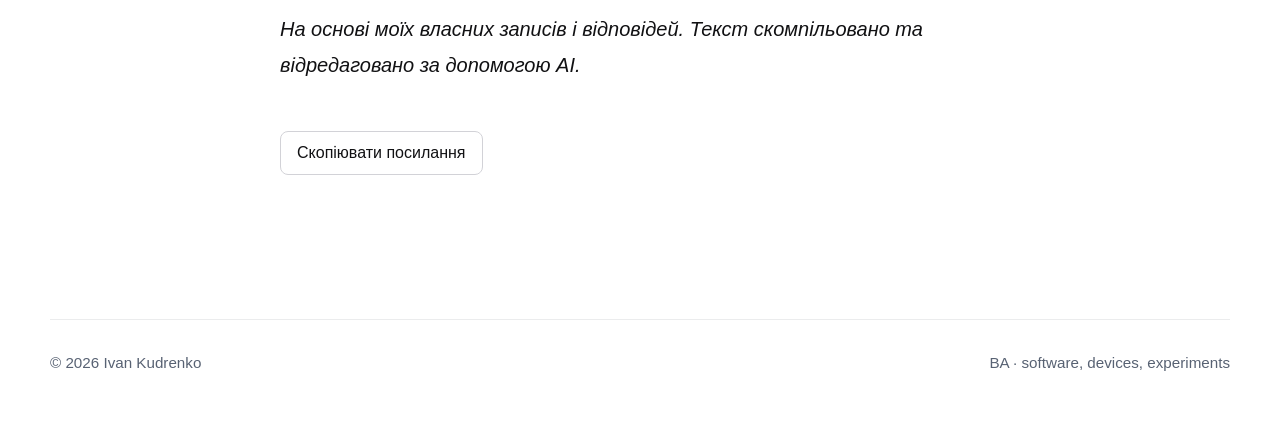
<file: blog/what-i-choose-to-leave-out/uk/index.html>
<!DOCTYPE html><html lang="uk"><head><meta charset="utf-8"><meta name="viewport" content="width=device-width, initial-scale=1"><title>Що я вирішую не додавати — BA</title><meta name="description" content="Чому мені подобаються інструменти з ясною метою і як це впливає на функції, які я розглядаю для BlinkClip."><link rel="canonical" href="https://baproj.com/blog/what-i-choose-to-leave-out/uk/"><link rel="alternate" hreflang="en" href="https://baproj.com/blog/what-i-choose-to-leave-out/"><link rel="alternate" hreflang="uk" href="https://baproj.com/blog/what-i-choose-to-leave-out/uk/"><link rel="alternate" hreflang="x-default" href="https://baproj.com/blog/what-i-choose-to-leave-out/"><meta property="og:site_name" content="BA"><meta property="og:type" content="article"><meta property="og:locale" content="uk_UA"><meta property="og:title" content="Що я вирішую не додавати"><meta property="og:description" content="Чому мені подобаються інструменти з ясною метою і як це впливає на функції, які я розглядаю для BlinkClip."><meta property="og:url" content="https://baproj.com/blog/what-i-choose-to-leave-out/uk/"><meta property="og:image" content="https://baproj.com/site_media/BA_previewcard.png"><meta name="twitter:card" content="summary_large_image"><meta name="twitter:title" content="Що я вирішую не додавати"><meta name="twitter:description" content="Чому мені подобаються інструменти з ясною метою і як це впливає на функції, які я розглядаю для BlinkClip."><meta name="twitter:image" content="https://baproj.com/site_media/BA_previewcard.png"><link rel="alternate" type="application/rss+xml" title="BA Blog" href="https://baproj.com/blog/feed.xml"><meta name="ba-content-id" content="0fdfdc3ba63135ab"><meta property="article:published_time" content="2026-10-11T22:14:38-04:00"><link rel="icon" href="/BA_new_favicon.svg"><link rel="stylesheet" href="/styles.css"><link rel="stylesheet" href="/blog/blog.css"><link rel="stylesheet" href="/blog/language.css"><script src="/script.js" defer></script><script src="/blog/public.js" defer></script><script type="application/ld+json">{"@context": "https://schema.org", "@type": "Article", "headline": "Що я вирішую не додавати", "description": "Чому мені подобаються інструменти з ясною метою і як це впливає на функції, які я розглядаю для BlinkClip.", "inLanguage": "uk", "datePublished": "2026-10-11T22:14:38-04:00", "dateModified": "2026-10-11T22:14:38-04:00", "mainEntityOfPage": "https://baproj.com/blog/what-i-choose-to-leave-out/uk/", "author": {"@type": "Person", "name": "Ivan Kudrenko", "url": "https://baproj.com/about/"}, "publisher": {"@type": "Organization", "name": "BA", "url": "https://baproj.com"}, "image": "https://baproj.com/site_media/BA_previewcard.png"}</script></head><body class="blog-page"><header class="site-header">
      <div class="container header-inner">
        <a class="brand" href="/" aria-label="Ivan Kudrenko home">
          <span class="brand-mark"><img src="/BA_new_logo.svg" alt="BA" /></span>
          <span class="brand-name">Ivan Kudrenko</span>
        </a>
        <button class="nav-toggle" type="button" aria-expanded="false" aria-controls="site-nav">
          <span></span><span></span><span></span><span class="sr-only">Toggle navigation</span>
        </button>
        <nav class="site-nav" id="site-nav" aria-label="Primary">
          <details class="nav-projects">
            <summary class="nav-link projects-summary" data-section="projects">
              Projects <span aria-hidden="true">⌄</span>
            </summary>
            <div class="projects-menu">
              <a href="/projects/activeview/"><span>ActiView</span><small>Prototype</small></a>
              <a href="https://blinkclip.baproj.com/" target="_blank" rel="noopener noreferrer"><span>BlinkClip</span><small>Batch video tools</small></a>
              <a href="https://ivankudrenko.github.io/shadow-box/" target="_blank" rel="noopener noreferrer"><span>Shadow Box</span><small>Playable game</small></a>
              <a href="/projects/ba/"><span>BA</span><small>Identity</small></a>
              <a href="/projects/youtube/"><span>YouTube</span><small>Videos & process</small></a>
            </div>
          </details>
          <a class="nav-link" href="/#story">Story</a>
          <a class="nav-link" href="/about/">About</a>
          <a class="nav-link active" href="/blog/">Blog</a>
          <a class="nav-link" href="/#contact">Contact</a>
        </nav>
      </div>
    </header><main class="container blog-main"><a class="text-link back-to-blog" href="/blog/">← Усі дописи</a><nav class="language-switch" aria-label="Language"><a href="https://baproj.com/blog/what-i-choose-to-leave-out/" hreflang="en" lang="en">English</a><span aria-hidden="true"> · </span><a href="https://baproj.com/blog/what-i-choose-to-leave-out/uk/" hreflang="uk" lang="uk" aria-current="page">Українська</a></nav><article class="blog-entry blog-article" data-entry-type="article"><header class="entry-header"><p class="entry-kind">Стаття</p><h1>Що я вирішую не додавати</h1><p class="post-meta"><time datetime="2026-10-11T22:14:38-04:00">11 жовтня 2026</time> · 3 хв читання</p></header><div class="article-content"><div class="prose-block"><p>Мені подобаються прості речі з ясною метою. Блокнот і ручка — хороший приклад. Я беру їх, коли хочу щось записати, і можу одразу почати. Мені не потрібно відкривати додаток, обирати нову нотатку чи перевіряти, який інструмент увімкнений.</p>
<p>Мені також подобається саме фізичне відчуття. Я відчуваю, як ручка рухається по сторінці. Блокноту не потрібно імітувати письмо на папері. Він уже є папером, і я знаю, що з ним робити.</p>
<p>Я також дуже люблю користуватися планшетом. Пишу на ньому математику й нотатки з літератури у школі та користуюся Notability. Зміна кольору, виділення маркером і запис аудіо — корисні функції. Колись я думав, що планшет може повністю замінити папір. Зараз я вже не зовсім так вважаю.</p>
<p>Іноді мені потрібні всі ці можливості. А іноді я просто хочу записати думку, поки вона не загубилася.</p>
<p>На планшеті шлях до запису може вимагати кількох маленьких рішень. Треба відкрити правильний додаток, знайти потрібне місце й обрати інструмент. Іноді я випадково перемикаюся на іншу функцію. Іноді інтерфейс змінюється, і треба розібратися, куди щось перенесли. Кожна з цих речей окремо не обов’язково є великою проблемою. Але поки я все це роблю, можу втратити думку, яку хотів записати.</p>
<p>Для мене блокнот залишає менше тертя між думкою та її записом. Це одна з причин, чому мені подобається ним користуватися. У нього є ясна задача, і він справляється з нею, не намагаючись умістити багато непов’язаних речей.</p>
<p>Це змушує мене думати про функції, які я волів би не додавати до продукту.</p>
<p>Додаткова функція може бути доречною. Ластик на олівці — напевно, мій улюблений приклад. Коли я пишу олівцем, можу захотіти щось стерти. Зазвичай для цього треба взяти окремий ластик. Якщо він уже є на олівці, це підтримує те, що я й так роблю. Ручка, яка дозволяє змінювати колір, може бути корисною з тієї самої причини.</p>
<p>У цих речей більше однієї функції, але їхні функції пов’язані між собою.</p>
<p>А тепер уявімо ластик із динаміком. Він міг би грати музику, але навіщо мені музика з предмета, яким я стираю? Або ліхтарик на навушниках чи ручку, яка ще й працює як ножиці. Можливо, є конкретна ситуація, у якій якесь із цих поєднань корисне. Але сама можливість щось додати ще не пояснює, чому воно має бути саме тут.</p>
<p>Поєднання функцій також може вимагати компромісів. Я хочу розуміти, що втрачає основна мета, коли додається щось інше. Чи стає предмет складнішим у користуванні? Чи потрібно більше розбиратися, перш ніж зробити просту річ? Чи нова функція спрямовує мене до іншого заняття?</p>
<p>Ті самі питання стосуються програм. Функція може бути корисною, але її кнопки й налаштування все одно можуть ускладнити доступ до основної дії. Мені подобаються додаткові інструменти, коли вони йдуть тим самим шляхом, що й моє заняття, залишаються необов’язковими й не роблять базову дію складнішою.</p>
<p>Я постійно повертаюся до цього, коли розробляю BlinkClip, свою програму для пакетної роботи з відео. Я ще визначаю, наскільки універсальною вона має стати. Додати готове інтро до відео — зрозуміла задача. Але чи має програма також містити інструмент для створення цього інтро? Це могло б бути корисно, проте додало б ще один набір інструментів, налаштувань і рішень. Я поки не визначився.</p>
<p>Для BA це стає частиною того, як я хочу підходити до дизайну. Я намагаюся почати з проблеми, а потім знайти функцію, яка її вирішує. Якщо почати з функції, я завжди можу уявити якесь застосування. Але цього ще недостатньо, щоб зрозуміти, чи має вона бути частиною продукту.</p>
<p>Я хочу, щоб кожне доповнення мало ясну причину існувати. І хочу помічати, коли відмова від нього дозволяє основній задачі працювати краще.</p>
<p>Саме це мені подобається в блокноті та ручці. Вони готові до того, заради чого я їх узяв. Розглядаючи нову функцію, я хочу запитати: чи допомагає вона людині продовжити те, заради чого вона прийшла, і чим їй доведеться за це поступитися?</p>
<p><em>На основі моїх власних записів і відповідей. Текст скомпільовано та відредаговано за допомогою AI.</em></p></div></div></article><div class="entry-actions"><button class="copy-link" type="button" data-copy-link data-copy-success="Посилання скопійовано">Скопіювати посилання</button></div></main><footer class="site-footer"><div class="container footer-inner"><p>© 2026 Ivan Kudrenko</p><p>BA · software, devices, experiments</p></div></footer></body></html>
</file>
<file: styles.css>
:root {
  color-scheme: light;
  --bg: #f4f7fb;
  --bg-soft: #edf2f8;
  --surface: rgba(255, 255, 255, 0.78);
  --surface-strong: rgba(255, 255, 255, 0.96);
  --surface-dark: #080c15;
  --surface-dark-soft: rgba(11, 17, 30, 0.88);
  --text: #09111f;
  --muted: #586273;
  --line: rgba(9, 17, 31, 0.1);
  --line-strong: rgba(9, 17, 31, 0.16);
  --accent-rgb: 31, 111, 255;
  --accent: #1f6fff;
  --accent-strong: #1557d8;
  --accent-top: #2a7cff;
  --accent-bottom: #1c62e0;
  --accent-contrast: #a9c7ff;
  --accent-soft: rgba(31, 111, 255, 0.12);
  --accent-glow: rgba(31, 111, 255, 0.25);
  --shadow-lg: 0 28px 80px rgba(15, 23, 42, 0.12);
  --shadow-md: 0 18px 40px rgba(15, 23, 42, 0.08);
  --radius-xl: 32px;
  --radius-lg: 24px;
  --radius-md: 18px;
  --radius-sm: 14px;
  --container: min(1180px, calc(100vw - 2rem));
  --header-height: 84px;
  --transition: 220ms ease;
}

/* ActiView — September 2026 editorial project update */
.project-page-actiview {
  background: #fff;
  color: #111113;
}

.project-page-actiview main {
  overflow: hidden;
}

.project-page-actiview figure {
  margin: 0;
  min-width: 0;
}

.project-page-actiview figure img {
  display: block;
  width: 100%;
  max-width: 100%;
  height: auto;
}

.project-page-actiview figcaption {
  max-width: 62ch;
  margin-top: 12px;
  color: #6e6e73;
  font-size: 0.84rem;
  line-height: 1.5;
}

.project-page-actiview figcaption strong,
.project-page-actiview .av-interface-notes strong {
  color: #111113;
  font-weight: 600;
}

.av-hero {
  padding: 152px 0 112px;
}

.av-hero-grid {
  display: grid;
  grid-template-columns: minmax(0, 0.92fr) minmax(0, 1.08fr);
  gap: 64px;
  align-items: end;
}

.av-hero-copy {
  padding-bottom: 32px;
}

.av-hero-copy .back-link {
  display: inline-block;
  margin-bottom: 64px;
}

.av-wordmark {
  display: block;
  width: min(240px, 52%);
  height: auto;
  margin-bottom: 32px;
}

.av-hero-copy h1,
.av-section-title h2,
.av-section-intro h2 {
  margin: 0;
  font-family: -apple-system, BlinkMacSystemFont, "Helvetica Neue", Arial, sans-serif;
  font-weight: 250;
  letter-spacing: -0.045em;
  text-wrap: balance;
}

.av-hero-copy h1 {
  max-width: 10ch;
  font-size: clamp(3.25rem, 6vw, 6.5rem);
  line-height: 0.94;
}

.av-hero-copy > p {
  max-width: 54ch;
  margin: 32px 0 0;
  color: #48484d;
  font-size: clamp(1.08rem, 1.7vw, 1.3rem);
  line-height: 1.55;
}

.av-hero-meta {
  display: flex;
  flex-wrap: wrap;
  gap: 8px 0;
  margin-top: 32px;
  color: #6e6e73;
  font-size: 0.86rem;
}

.av-hero-meta span {
  white-space: nowrap;
}

.av-hero-meta span:not(:last-child)::after {
  content: "·";
  padding: 0 12px;
  color: #b0b0b5;
}

.av-hero-figure img,
.av-process img,
.av-hardware-media img {
  border-radius: 8px;
}

.av-copy-grid {
  display: grid;
  grid-template-columns: minmax(0, 0.9fr) minmax(0, 1.1fr);
  gap: 96px;
  align-items: start;
}

.av-section-title h2,
.av-section-intro h2 {
  max-width: 14ch;
  margin-top: 16px;
  font-size: clamp(2.8rem, 5.6vw, 5.75rem);
  line-height: 0.98;
}

.av-section-title > p,
.av-section-intro > p,
.av-body-copy p {
  max-width: 62ch;
  color: #48484d;
  font-size: clamp(1.03rem, 1.5vw, 1.18rem);
  line-height: 1.68;
}

.av-section-title > p {
  margin: 32px 0 0;
}

.av-section-title > p + p,
.av-body-copy p + p {
  margin-top: 24px;
}

.av-body-copy {
  padding-top: 32px;
}

.av-body-copy p {
  margin: 0;
}

.av-process {
  display: grid;
  grid-template-columns: 0.72fr 1.28fr 1fr;
  gap: 32px;
  align-items: end;
  margin-top: 96px;
}

.av-process figure:first-child {
  width: 84%;
}

.av-process figure:last-child {
  align-self: center;
}

.av-interface {
  background: #f5f5f7;
}

.av-section-intro {
  display: grid;
  grid-template-columns: minmax(0, 0.95fr) minmax(0, 1.05fr);
  column-gap: 96px;
  align-items: start;
}

.av-section-intro .section-label,
.av-section-intro h2 {
  grid-column: 1;
}

.av-section-intro > p {
  grid-column: 2;
  margin: 32px 0 0;
}

.av-section-intro > p:first-of-type {
  grid-row: 1 / span 2;
  margin-top: 32px;
}

.av-context-note {
  color: #6e6e73 !important;
  font-size: 0.9rem !important;
  line-height: 1.55 !important;
}

.av-ui-primary {
  width: min(100%, 800px);
  margin: 96px auto 0 !important;
}

.av-ui-primary img,
.av-ui-grid img {
  background: #000;
  border-radius: 8px;
}

.av-ui-grid {
  display: grid;
  grid-template-columns: repeat(2, minmax(0, 1fr));
  gap: 48px 32px;
  width: min(100%, 1040px);
  margin: 64px auto 0;
}

.av-interface-notes {
  display: grid;
  grid-template-columns: repeat(2, minmax(0, 1fr));
  gap: 32px;
  width: min(100%, 1040px);
  margin: 64px auto 0;
  padding-top: 32px;
  border-top: 1px solid rgba(0, 0, 0, 0.1);
}

.av-interface-notes p {
  margin: 0;
  color: #48484d;
  font-size: 0.96rem;
  line-height: 1.65;
}

.av-companion-grid {
  display: grid;
  grid-template-columns: minmax(0, 1.15fr) minmax(280px, 0.85fr);
  grid-template-rows: auto 1fr;
  gap: 64px 96px;
  align-items: start;
}

.av-companion-grid > .av-section-title {
  grid-column: 1;
  grid-row: 1;
}

.av-phone-shot {
  grid-column: 2;
  grid-row: 1 / span 2;
  width: min(100%, 420px);
  justify-self: center;
}

.av-phone-shot img {
  border-radius: 8px;
}

.av-pairing-art {
  grid-column: 1;
  grid-row: 2;
  width: min(100%, 520px);
  align-self: end;
  padding-top: 32px;
  border-top: 1px solid rgba(0, 0, 0, 0.1);
}

.av-pairing-art img {
  width: min(100%, 420px);
  max-height: 280px;
  object-fit: contain;
  object-position: left center;
}

.av-hardware {
  background: #f5f5f7;
}

.av-hardware-media {
  display: grid;
  grid-template-columns: minmax(0, 1.1fr) minmax(0, 0.9fr);
  gap: 32px;
  align-items: start;
  margin-top: 96px;
}

.av-hardware-media figure:last-child {
  margin-top: 96px;
}

.av-future-grid {
  display: grid;
  grid-template-columns: repeat(2, minmax(0, 1fr));
  gap: 64px;
  margin-top: 96px;
  padding-top: 48px;
  border-top: 1px solid rgba(0, 0, 0, 0.1);
}

.av-future-grid h3 {
  margin: 0 0 24px;
  font-size: 1.25rem;
  font-weight: 600;
}

.av-future-grid ul {
  margin: 0;
  padding-left: 1.15em;
  color: #48484d;
}

.av-future-grid li {
  margin-top: 12px;
  padding-left: 4px;
  line-height: 1.55;
}

.av-future-note {
  max-width: 70ch;
  margin: 48px 0 0;
}

.av-roadmap-list {
  display: grid;
  grid-template-columns: repeat(3, minmax(0, 1fr));
  gap: 32px;
  margin: 96px 0 0;
  padding: 0;
  list-style: none;
}

.av-roadmap-list li {
  padding-top: 24px;
  border-top: 1px solid rgba(0, 0, 0, 0.14);
}

.av-roadmap-number {
  color: #6e6e73;
  font-size: 0.82rem;
  letter-spacing: 0.08em;
}

.av-roadmap-list h3 {
  margin: 40px 0 16px;
  font-size: 1.35rem;
  font-weight: 600;
  letter-spacing: -0.02em;
}

.av-roadmap-list p {
  max-width: 34ch;
  margin: 0;
  color: #48484d;
  line-height: 1.65;
}

.av-status {
  background: #f5f5f7;
  padding-bottom: 144px;
}

.av-text-link {
  display: inline-block;
  margin-top: 32px;
  color: var(--ba-blue, #1467d9);
  font-weight: 600;
  text-decoration: none;
}

.av-text-link:hover,
.av-text-link:focus-visible {
  text-decoration: underline;
  text-underline-offset: 4px;
}

@media (max-width: 900px) {
  .av-hero {
    padding: 128px 0 80px;
  }

  .av-hero-grid,
  .av-copy-grid,
  .av-section-intro,
  .av-companion-grid {
    grid-template-columns: 1fr;
    gap: 48px;
  }

  .av-hero-copy {
    padding-bottom: 0;
  }

  .av-hero-copy .back-link {
    margin-bottom: 48px;
  }

  .av-hero-copy h1 {
    max-width: 11ch;
  }

  .av-copy-grid {
    gap: 32px;
  }

  .av-body-copy {
    padding-top: 0;
  }

  .av-section-intro .section-label,
  .av-section-intro h2,
  .av-section-intro > p {
    grid-column: auto;
    grid-row: auto;
  }

  .av-section-intro > p,
  .av-section-intro > p:first-of-type {
    margin-top: 0;
  }

  .av-companion-grid > .av-section-title,
  .av-phone-shot,
  .av-pairing-art {
    grid-column: 1;
    grid-row: auto;
  }

  .av-phone-shot {
    width: min(78%, 420px);
  }

  .av-pairing-art {
    width: 100%;
  }
}

@media (max-width: 700px) {
  .av-process,
  .av-ui-grid,
  .av-interface-notes,
  .av-hardware-media,
  .av-future-grid {
    grid-template-columns: 1fr;
  }

  .av-process {
    gap: 48px;
    margin-top: 64px;
  }

  .av-process figure:first-child {
    width: min(76%, 360px);
  }

  .av-process figure:last-child {
    width: 100%;
  }

  .av-ui-primary {
    margin-top: 64px !important;
  }

  .av-ui-grid {
    gap: 48px;
    margin-top: 48px;
  }

  .av-interface-notes,
  .av-future-grid {
    gap: 24px;
  }

  .av-roadmap-list {
    grid-template-columns: 1fr;
    gap: 48px;
    margin-top: 64px;
  }

  .av-roadmap-list h3 {
    margin-top: 24px;
  }

  .av-hardware-media {
    gap: 48px;
    margin-top: 64px;
  }

  .av-hardware-media figure:last-child {
    margin-top: 0;
  }

  .av-future-grid {
    margin-top: 64px;
    padding-top: 32px;
  }
}

@media (max-width: 520px) {
  .av-hero {
    padding: 112px 0 64px;
  }

  .av-wordmark {
    width: min(220px, 62%);
    margin-bottom: 24px;
  }

  .av-hero-copy h1 {
    font-size: clamp(3rem, 15vw, 4.2rem);
  }

  .av-section-title h2,
  .av-section-intro h2 {
    font-size: clamp(2.65rem, 13vw, 4rem);
  }

  .av-hero-copy > p,
  .av-section-title > p,
  .av-section-intro > p,
  .av-body-copy p {
    font-size: 1rem;
  }

  .av-hero-meta {
    display: grid;
    gap: 8px;
  }

  .av-hero-meta span:not(:last-child)::after {
    content: none;
  }

  .av-phone-shot {
    width: min(88%, 390px);
  }

  .av-pairing-art img {
    width: 100%;
  }
}

/* ================================================================
   2026 homepage editorial redesign
   Scoped to .home-page so existing project pages keep their identity.
   ================================================================ */

.home-page {
  --ba-blue: #1467d9;
  --ink: #111113;
  --quiet: #6e6e73;
  --paper: #ffffff;
  --soft: #f5f5f7;
  --hairline: #dedee3;
  --container: min(1280px, calc(100vw - clamp(40px, 8vw, 128px)));
  margin: 0;
  min-width: 320px;
  overflow-x: hidden;
  color: var(--ink);
  background: var(--paper);
  font-family: -apple-system, BlinkMacSystemFont, "Inter", "Helvetica Neue",
    "Segoe UI", sans-serif;
  font-size: 17px;
  line-height: 1.55;
}

.home-page::before {
  display: none;
}

.home-page .container {
  width: var(--container);
  margin-inline: auto;
}

.home-page .site-header {
  position: fixed;
  inset: 0 0 auto;
  z-index: 20;
  height: 76px;
  padding: 0;
  background: rgba(255, 255, 255, 0);
  transition: background-color 180ms ease, border-color 180ms ease;
}

.home-page .site-header.scrolled {
  background: rgba(255, 255, 255, 0.96);
  border-bottom: 1px solid rgba(17, 17, 19, 0.08);
}

.home-page .header-inner,
.home-page .site-header.scrolled .header-inner {
  display: flex;
  align-items: center;
  justify-content: space-between;
  width: var(--container);
  height: 76px;
  padding: 0;
  border: 0;
  border-radius: 0;
  background: transparent;
  box-shadow: none;
  backdrop-filter: none;
}

.home-page .brand {
  display: inline-flex;
  align-items: center;
  gap: 14px;
  min-height: 48px;
  color: var(--ink);
  text-decoration: none;
}

.home-page .brand-mark {
  display: block;
  width: 25px;
  height: 36px;
  padding: 0;
  border: 0;
  border-radius: 0;
  background: transparent;
  box-shadow: none;
}

.home-page .brand-mark img {
  width: 100%;
  height: 100%;
  object-fit: contain;
}

.home-page .brand-name {
  font-size: 15px;
  font-weight: 600;
  letter-spacing: -0.01em;
}

.home-page .site-nav {
  display: flex;
  align-items: center;
  gap: clamp(24px, 3vw, 46px);
  padding: 0;
  border: 0;
  border-radius: 0;
  background: transparent;
  box-shadow: none;
}

.home-page .nav-link {
  position: relative;
  min-height: 44px;
  padding: 11px 0;
  border-radius: 0;
  color: #3d3d42;
  font-size: 14px;
  font-weight: 500;
  text-decoration: none;
  transition: color 160ms ease;
}

.home-page .nav-link::after {
  content: "";
  position: absolute;
  right: 0;
  bottom: 7px;
  left: 0;
  height: 1px;
  background: var(--ba-blue);
  transform: scaleX(0);
  transform-origin: right;
  transition: transform 180ms ease;
}

.home-page .nav-link:hover,
.home-page .nav-link:focus-visible,
.home-page .nav-link.active {
  color: var(--ba-blue);
  background: transparent;
}

.home-page .nav-link:hover::after,
.home-page .nav-link:focus-visible::after,
.home-page .nav-link.active::after {
  transform: scaleX(1);
  transform-origin: left;
}

.home-page .nav-toggle {
  display: none;
}

.home-page .hero {
  position: relative;
  min-height: max(700px, 100svh);
  padding-top: 76px;
  overflow: hidden;
}

.home-page .hero-grid {
  display: grid;
  grid-template-columns: minmax(0, 0.88fr) minmax(480px, 1.12fr);
  align-items: end;
  min-height: calc(max(700px, 100svh) - 76px);
}

.home-page .hero-copy {
  z-index: 2;
  align-self: center;
  padding: 4vh 0 9vh;
}

.home-page .hero h1,
.home-page .editorial-heading h2,
.home-page .ba-layout h2,
.home-page .contact-layout h2 {
  margin: 0;
  font-family: "Helvetica Neue", "Inter Tight", -apple-system,
    BlinkMacSystemFont, "Segoe UI", sans-serif;
  font-weight: 200;
  letter-spacing: -0.065em;
}

.home-page .hero h1 {
  max-width: 7ch;
  font-size: clamp(78px, 9.5vw, 148px);
  line-height: 0.84;
}

.home-page .hero-copy > p {
  margin: 34px 0 22px;
  color: var(--quiet);
  font-size: clamp(18px, 1.7vw, 23px);
  letter-spacing: -0.02em;
}

.home-page .text-link {
  display: inline-flex;
  align-items: center;
  gap: 8px;
  min-height: 44px;
  color: var(--ba-blue);
  font-size: 16px;
  font-weight: 600;
  text-decoration: none;
}

.home-page .text-link span {
  transition: transform 180ms ease;
}

.home-page .text-link:hover span,
.home-page .text-link:focus-visible span {
  transform: translateY(3px);
}

.home-page .hero-photo {
  align-self: end;
  width: min(770px, 62vw);
  margin: 0 -10vw -1px -6vw;
}

.home-page .hero-photo img {
  display: block;
  width: 100%;
  height: auto;
}

.home-page .work-section,
.home-page .story-section,
.home-page .ba-section,
.home-page .contact-section {
  padding: clamp(96px, 12vw, 170px) 0;
  scroll-margin-top: 76px;
}

.home-page .work-section {
  background: var(--soft);
}

.home-page .editorial-heading {
  display: grid;
  grid-template-columns: minmax(130px, 0.3fr) 1fr;
  align-items: start;
  margin-bottom: clamp(58px, 8vw, 112px);
}

.home-page .section-index {
  margin: 10px 0 0;
  color: var(--ba-blue);
  font-size: 13px;
  font-weight: 650;
  letter-spacing: 0.07em;
  text-transform: uppercase;
}

.home-page .editorial-heading h2 {
  max-width: 920px;
  font-size: clamp(56px, 7.5vw, 108px);
  line-height: 0.94;
}

.home-page .project-list {
  display: grid;
  gap: clamp(72px, 10vw, 142px);
}

.home-page .project-preview {
  display: block;
  color: inherit;
  text-decoration: none;
}

.home-page .project-preview-wide {
  width: min(100%, 1120px);
}

.home-page .project-preview-wide:nth-child(2) {
  margin-left: auto;
}

.home-page .project-art {
  overflow: hidden;
  background: transparent;
}

.home-page .project-art img {
  display: block;
  width: 100%;
  height: auto;
  transform: scale(1);
  transition: transform 260ms cubic-bezier(0.2, 0.7, 0.2, 1);
}

.home-page .project-caption {
  display: grid;
  grid-template-columns: minmax(220px, 0.55fr) minmax(260px, 0.45fr);
  gap: 32px;
  padding-top: 24px;
}

.home-page .project-caption > div {
  display: flex;
  align-items: baseline;
  gap: 16px;
}

.home-page .project-caption h3 {
  margin: 0;
  font-size: clamp(27px, 3vw, 42px);
  font-weight: 400;
  line-height: 1;
  letter-spacing: -0.045em;
  transition: color 180ms ease;
}

.home-page .project-status {
  color: var(--quiet);
  font-size: 12px;
  font-weight: 550;
  letter-spacing: 0.02em;
  white-space: nowrap;
}

.home-page .project-caption p {
  max-width: 470px;
  margin: 1px 0 0;
  color: var(--quiet);
  font-size: 17px;
  line-height: 1.55;
}

.home-page .project-preview:hover .project-art img,
.home-page .project-preview:focus-visible .project-art img {
  transform: scale(1.015);
}

.home-page .project-preview:hover h3,
.home-page .project-preview:focus-visible h3 {
  color: var(--ba-blue);
}

.home-page .project-pair {
  display: grid;
  grid-template-columns: 0.95fr 1.05fr;
  align-items: start;
  gap: clamp(36px, 6vw, 84px);
}

.home-page .project-pair .project-preview:last-child {
  margin-top: clamp(90px, 12vw, 160px);
}

.home-page .project-pair .project-caption {
  display: block;
}

.home-page .project-pair .project-caption p {
  margin-top: 15px;
}

.home-page .story-section {
  padding-bottom: clamp(112px, 16vw, 220px);
}

.home-page .story-heading h2 {
  max-width: 990px;
}

.home-page .story-grid {
  display: grid;
  gap: clamp(120px, 17vw, 240px);
}

.home-page .story-moment {
  display: grid;
  align-items: center;
}

.home-page .story-moment figure {
  margin: 0;
  overflow: hidden;
  background: var(--soft);
}

.home-page .story-moment figure img {
  display: block;
  width: 100%;
  height: 100%;
  object-fit: cover;
}

.home-page .story-moment time,
.home-page .story-kicker {
  display: block;
  margin: 0 0 18px;
  color: var(--ba-blue);
  font-size: 13px;
  font-weight: 650;
  letter-spacing: 0.08em;
  text-transform: uppercase;
}

.home-page .story-moment h3 {
  max-width: 560px;
  margin: 0;
  font-family: "Helvetica Neue", "Inter Tight", sans-serif;
  font-size: clamp(42px, 6vw, 82px);
  font-weight: 200;
  line-height: 0.98;
  letter-spacing: -0.055em;
}

.home-page .story-moment p {
  max-width: 430px;
  margin: 24px 0 0;
  color: var(--quiet);
  font-size: 18px;
}

.home-page .story-early {
  grid-template-columns: minmax(260px, 0.58fr) minmax(300px, 0.42fr);
  gap: clamp(54px, 9vw, 130px);
}

.home-page .story-early figure {
  width: min(100%, 500px);
  aspect-ratio: 0.7;
}

.home-page .story-making {
  grid-template-columns: minmax(280px, 0.36fr) minmax(420px, 0.64fr);
  gap: clamp(54px, 8vw, 120px);
}

.home-page .story-making figure {
  aspect-ratio: 1.35;
}

.home-page .story-ba {
  grid-template-columns: minmax(420px, 0.6fr) minmax(280px, 0.4fr);
  gap: clamp(54px, 9vw, 130px);
}

.home-page .story-ba .ba-artifact {
  justify-self: end;
  width: min(100%, 560px);
  aspect-ratio: 0.78;
}

.home-page .story-present {
  grid-template-columns: minmax(480px, 0.68fr) minmax(260px, 0.32fr);
  align-items: end;
  gap: clamp(42px, 7vw, 100px);
}

.home-page .story-present figure {
  aspect-ratio: 1.18;
}

.home-page .process-note {
  display: grid;
  grid-template-columns: 1fr 1fr;
  gap: clamp(50px, 9vw, 130px);
  margin: clamp(130px, 18vw, 250px) 0 0 auto;
  padding-top: 34px;
  border-top: 1px solid var(--hairline);
}

.home-page .process-note p:first-child {
  margin: 0;
  font-family: "Helvetica Neue", "Inter Tight", sans-serif;
  font-size: clamp(40px, 5.5vw, 74px);
  font-weight: 200;
  line-height: 1;
  letter-spacing: -0.055em;
}

.home-page .process-note p:last-child {
  max-width: 510px;
  margin: 6px 0 0;
  color: var(--quiet);
  font-size: 19px;
}

.home-page .ba-section {
  background: var(--soft);
}

.home-page .ba-layout {
  display: grid;
  grid-template-columns: minmax(180px, 0.28fr) minmax(400px, 0.72fr);
  gap: clamp(60px, 10vw, 150px);
  align-items: center;
}

.home-page .ba-layout > img {
  justify-self: center;
  width: min(210px, 18vw);
  max-height: 290px;
}

.home-page .ba-layout h2,
.home-page .contact-layout h2 {
  margin-top: 16px;
  max-width: 900px;
  font-size: clamp(52px, 7vw, 100px);
  line-height: 0.94;
}

.home-page .ba-layout > div > p:not(.section-index),
.home-page .contact-layout > div > p:not(.section-index) {
  max-width: 600px;
  margin: 30px 0 17px;
  color: var(--quiet);
  font-size: 19px;
}

.home-page .ba-layout .text-link:hover span,
.home-page .ba-layout .text-link:focus-visible span {
  transform: translateX(4px);
}

.home-page .contact-layout {
  display: grid;
  grid-template-columns: 1.15fr 0.85fr;
  gap: clamp(70px, 12vw, 170px);
}

.home-page .contact-links {
  align-self: end;
  display: grid;
  border-top: 1px solid var(--hairline);
}

.home-page .contact-links a {
  display: flex;
  justify-content: space-between;
  align-items: center;
  min-height: 58px;
  border-bottom: 1px solid var(--hairline);
  color: var(--ink);
  font-size: 18px;
  text-decoration: none;
  transition: color 160ms ease, padding 160ms ease;
}

.home-page .contact-links a:hover,
.home-page .contact-links a:focus-visible {
  padding-left: 5px;
  color: var(--ba-blue);
}

.home-page .site-footer {
  padding: 26px 0;
  border-top: 1px solid var(--hairline);
  background: var(--paper);
}

.home-page .footer-inner {
  display: flex;
  justify-content: space-between;
  gap: 20px;
}

.home-page .footer-inner p {
  margin: 0;
  color: var(--quiet);
  font-size: 13px;
}

.home-page :focus-visible {
  outline: 2px solid var(--ba-blue);
  outline-offset: 5px;
}

@media (max-width: 900px) {
  .home-page .hero-grid {
    grid-template-columns: minmax(0, 0.86fr) minmax(390px, 1.14fr);
  }

  .home-page .hero-photo {
    margin-right: -18vw;
  }
}

@media (max-width: 820px) {
  .home-page {
    --container: calc(100vw - 40px);
  }

  .home-page .site-header,
  .home-page .header-inner,
  .home-page .site-header.scrolled .header-inner {
    height: 66px;
  }

  .home-page .brand {
    gap: 11px;
  }

  .home-page .brand-mark {
    width: 21px;
    height: 31px;
  }

  .home-page .nav-toggle {
    position: relative;
    z-index: 2;
    display: grid;
    place-content: center;
    gap: 5px;
    width: 46px;
    height: 46px;
    padding: 0;
    border: 0;
    border-radius: 0;
    background: transparent;
    box-shadow: none;
  }

  .home-page .nav-toggle span:not(.sr-only) {
    display: block;
    width: 20px;
    height: 1px;
    background: var(--ink);
    transition: transform 160ms ease, opacity 160ms ease;
  }

  .home-page .nav-toggle span:nth-child(3) {
    display: none;
  }

  .home-page .nav-toggle[aria-expanded="true"] span:first-child {
    transform: translateY(3px) rotate(45deg);
  }

  .home-page .nav-toggle[aria-expanded="true"] span:nth-child(2) {
    transform: translateY(-3px) rotate(-45deg);
  }

  .home-page .site-nav {
    position: fixed;
    inset: 66px 0 auto;
    display: grid;
    gap: 0;
    padding: 12px 20px 20px;
    border: 0;
    border-bottom: 1px solid var(--hairline);
    border-radius: 0;
    background: rgba(255, 255, 255, 0.98);
    box-shadow: none;
    transform: translateY(-130%);
    opacity: 0;
    visibility: hidden;
    transition: transform 180ms ease, opacity 180ms ease, visibility 180ms;
  }

  .home-page .site-nav.is-open {
    transform: translateY(0);
    opacity: 1;
    visibility: visible;
  }

  .home-page .nav-link {
    min-height: 50px;
    padding: 14px 0;
    font-size: 17px;
  }

  .home-page .nav-link::after {
    display: none;
  }

  .home-page .hero {
    min-height: 0;
    padding-top: 66px;
  }

  .home-page .hero-grid {
    display: flex;
    flex-direction: column;
    min-height: 0;
  }

  .home-page .hero-copy {
    align-self: stretch;
    padding: clamp(62px, 15vw, 88px) 0 30px;
  }

  .home-page .hero h1 {
    font-size: clamp(76px, 24vw, 108px);
    line-height: 0.84;
  }

  .home-page .hero-copy > p {
    max-width: 300px;
    margin: 27px 0 15px;
    font-size: 18px;
  }

  .home-page .hero-photo {
    align-self: center;
    width: min(620px, 138vw);
    margin: 0 -38vw 0 -18vw;
  }

  .home-page .work-section,
  .home-page .story-section,
  .home-page .ba-section,
  .home-page .contact-section {
    padding: 86px 0;
  }

  .home-page .editorial-heading {
    display: block;
    margin-bottom: 54px;
  }

  .home-page .section-index {
    margin: 0 0 16px;
  }

  .home-page .editorial-heading h2 {
    font-size: clamp(52px, 16vw, 72px);
  }

  .home-page .project-list {
    gap: 76px;
  }

  .home-page .project-pair {
    display: grid;
    grid-template-columns: 1fr;
    gap: 76px;
  }

  .home-page .project-pair .project-preview:last-child {
    margin-top: 0;
  }

  .home-page .project-caption,
  .home-page .project-pair .project-caption {
    display: block;
    padding-top: 18px;
  }

  .home-page .project-caption h3 {
    font-size: 30px;
  }

  .home-page .project-caption p,
  .home-page .project-pair .project-caption p {
    margin-top: 14px;
    font-size: 16px;
  }

  .home-page .story-grid {
    gap: 105px;
  }

  .home-page .story-moment,
  .home-page .story-early,
  .home-page .story-making,
  .home-page .story-ba,
  .home-page .story-present {
    display: flex;
    flex-direction: column;
    align-items: stretch;
    gap: 32px;
  }

  .home-page .story-making > div {
    order: 2;
  }

  .home-page .story-moment figure,
  .home-page .story-early figure,
  .home-page .story-ba .ba-artifact {
    width: 100%;
  }

  .home-page .story-early figure {
    aspect-ratio: 0.83;
  }

  .home-page .story-early figure img {
    object-position: center 24%;
  }

  .home-page .story-making figure {
    aspect-ratio: 1.12;
  }

  .home-page .story-moment h3 {
    font-size: clamp(45px, 14vw, 64px);
  }

  .home-page .story-moment p {
    margin-top: 18px;
    font-size: 17px;
  }

  .home-page .process-note {
    display: block;
    margin-top: 110px;
  }

  .home-page .process-note p:last-child {
    margin-top: 30px;
    font-size: 17px;
  }

  .home-page .ba-layout {
    display: block;
  }

  .home-page .ba-layout > img {
    justify-self: auto;
    width: 82px;
    height: 116px;
    margin-bottom: 54px;
  }

  .home-page .ba-layout h2,
  .home-page .contact-layout h2 {
    font-size: clamp(51px, 15.5vw, 69px);
  }

  .home-page .ba-layout > div > p:not(.section-index),
  .home-page .contact-layout > div > p:not(.section-index) {
    margin-top: 24px;
    font-size: 17px;
  }

  .home-page .contact-layout {
    display: block;
  }

  .home-page .contact-links {
    margin-top: 58px;
  }

  .home-page .footer-inner {
    display: block;
  }

  .home-page .footer-inner p + p {
    margin-top: 4px;
  }
}

@media (max-width: 360px) {
  .home-page .hero h1 {
    font-size: 73px;
  }

  .home-page .brand-name {
    font-size: 14px;
  }
}

@media (prefers-reduced-motion: reduce) {
  .home-page *,
  .home-page *::before,
  .home-page *::after {
    scroll-behavior: auto !important;
    transition-duration: 0.01ms !important;
    animation-duration: 0.01ms !important;
  }

  .home-page [data-reveal] {
    opacity: 1;
    transform: none;
  }
}

/* Quiet shared baseline for existing inner pages. */
body.project-page:not(.project-page-shadow-box) {
  --accent: #1467d9;
  --accent-strong: #0f55b6;
  --accent-soft: rgba(20, 103, 217, 0.08);
  --text: #111113;
  --muted: #6e6e73;
  --line: rgba(17, 17, 19, 0.12);
  --bg: #ffffff;
  --bg-soft: #f5f5f7;
  background: #ffffff;
  font-family: -apple-system, BlinkMacSystemFont, "Inter", "Helvetica Neue",
    "Segoe UI", sans-serif;
}

body.project-page:not(.project-page-shadow-box)::before {
  display: none;
}

body.project-page:not(.project-page-shadow-box) .site-header {
  padding-top: 0;
}

body.project-page:not(.project-page-shadow-box) .header-inner,
body.project-page:not(.project-page-shadow-box) .site-header.scrolled .header-inner {
  min-height: 76px;
  padding: 0;
  border: 0;
  border-radius: 0;
  background: rgba(255, 255, 255, 0.96);
  box-shadow: none;
  backdrop-filter: none;
}

body.project-page:not(.project-page-shadow-box) .brand-mark {
  width: 25px;
  height: 36px;
  padding: 0;
  border: 0;
  border-radius: 0;
  background: transparent;
  box-shadow: none;
}

body.project-page:not(.project-page-shadow-box) .brand-copy {
  gap: 0;
}

body.project-page:not(.project-page-shadow-box) .brand-tag,
body.project-page:not(.project-page-shadow-box) .header-cta {
  display: none;
}

body.project-page:not(.project-page-shadow-box) .site-nav {
  padding: 0;
  border: 0;
  border-radius: 0;
  background: transparent;
  box-shadow: none;
}

body.project-page:not(.project-page-shadow-box) .nav-link {
  background: transparent;
}

body.project-page:not(.project-page-shadow-box) .nav-link:hover,
body.project-page:not(.project-page-shadow-box) .nav-link:focus-visible,
body.project-page:not(.project-page-shadow-box) .nav-link.active {
  color: #1467d9;
  background: transparent;
}

body.project-page:not(.project-page-shadow-box) .project-page-hero {
  padding-top: clamp(8rem, 13vw, 12rem);
}

body.project-page:not(.project-page-shadow-box) .project-page-hero::before {
  display: none;
}

body.project-page:not(.project-page-shadow-box) .product-hero::before {
  display: none;
}

body.project-page:not(.project-page-shadow-box) .project-page-copy h1,
body.project-page:not(.project-page-shadow-box) .product-hero-copy h1,
body.project-page:not(.project-page-shadow-box) .section-heading h2,
body.project-page:not(.project-page-shadow-box) .vision-card blockquote {
  font-family: "Helvetica Neue", "Inter Tight", -apple-system,
    BlinkMacSystemFont, "Segoe UI", sans-serif;
  font-weight: 250;
  letter-spacing: -0.055em;
}

body.project-page:not(.project-page-shadow-box) .project-page-copy h1 {
  font-size: clamp(3.8rem, 7vw, 7.4rem);
  line-height: 0.92;
}

body.project-page:not(.project-page-shadow-box) .product-hero {
  padding-top: clamp(8rem, 13vw, 12rem);
  background: #ffffff;
}

body.project-page:not(.project-page-shadow-box) .product-hero-copy h1 {
  font-size: clamp(3.6rem, 6.4vw, 6.9rem);
  font-weight: 250;
  line-height: 0.92;
}

body.project-page:not(.project-page-shadow-box) .section-label {
  width: fit-content;
  padding: 0;
  border: 0;
  border-radius: 0;
  background: transparent;
  color: #1467d9;
  font-size: 0.76rem;
  letter-spacing: 0.08em;
}

body.project-page:not(.project-page-shadow-box) .surface-card,
body.project-page:not(.project-page-shadow-box) .info-panel,
body.project-page:not(.project-page-shadow-box) .detail-card,
body.project-page:not(.project-page-shadow-box) .timeline-card,
body.project-page:not(.project-page-shadow-box) .principle-card,
body.project-page:not(.project-page-shadow-box) .contact-card {
  border-color: rgba(17, 17, 19, 0.1);
  border-radius: 0;
  background: transparent;
  box-shadow: none;
  backdrop-filter: none;
}

body.project-page:not(.project-page-shadow-box) .info-panel + .info-panel,
body.project-page:not(.project-page-shadow-box) .detail-card + .detail-card {
  border-top: 1px solid rgba(17, 17, 19, 0.1);
}

body.project-page:not(.project-page-shadow-box) .project-meta-chip,
body.project-page:not(.project-page-shadow-box) .status-pill {
  padding: 0;
  border: 0;
  border-radius: 0;
  background: transparent;
  box-shadow: none;
  color: var(--muted);
}

body.project-page:not(.project-page-shadow-box) .button {
  border-radius: 999px;
  box-shadow: none;
}

@media (max-width: 880px) {
  body.project-page:not(.project-page-shadow-box) .header-inner,
  body.project-page:not(.project-page-shadow-box) .site-header.scrolled .header-inner {
    min-height: 66px;
  }

  body.project-page:not(.project-page-shadow-box) .nav-toggle {
    border: 0;
    border-radius: 0;
    background: transparent;
    box-shadow: none;
  }

  body.project-page:not(.project-page-shadow-box) .site-nav {
    top: 66px;
    position: fixed;
    border: 0;
    border-bottom: 1px solid rgba(17, 17, 19, 0.1);
    border-radius: 0;
    background: rgba(255, 255, 255, 0.98);
    box-shadow: none;
    backdrop-filter: none;
  }
}

*,
*::before,
*::after {
  box-sizing: border-box;
}

html {
  scroll-behavior: smooth;
}

body {
  position: relative;
  isolation: isolate;
  margin: 0;
  min-width: 320px;
  font-family: "SF Pro Display", "Avenir Next", "Segoe UI Variable Display",
    "Helvetica Neue", sans-serif;
  background:
    radial-gradient(circle at top, rgba(31, 111, 255, 0.11), transparent 34%),
    linear-gradient(180deg, #f8fbff 0%, var(--bg) 42%, #ffffff 100%);
  color: var(--text);
  line-height: 1.6;
  -webkit-font-smoothing: antialiased;
  text-rendering: optimizeLegibility;
}

body.project-page {
  background:
    radial-gradient(circle at top right, rgba(var(--accent-rgb), 0.12), transparent 34%),
    radial-gradient(circle at top left, rgba(8, 12, 21, 0.05), transparent 28%),
    linear-gradient(180deg, #f9fbff 0%, var(--bg) 40%, #ffffff 100%);
}

body.project-page-actiview {
  --bg: #fff5ee;
  --bg-soft: #ffebdb;
  --accent-rgb: 255, 122, 24;
  --accent: #ff7a18;
  --accent-strong: #de5c00;
  --accent-top: #ff9b4c;
  --accent-bottom: #de5c00;
  --accent-contrast: #ffd3b6;
}

body.project-page-youtube {
  --bg: #fff2f1;
  --bg-soft: #ffe5e3;
  --accent-rgb: 255, 69, 58;
  --accent: #ff453a;
  --accent-strong: #d9241a;
  --accent-top: #ff6359;
  --accent-bottom: #d91d15;
  --accent-contrast: #ffc2bd;
}

body.project-page-shadow-box {
  color-scheme: dark;
  --bg: #050506;
  --bg-soft: #0d1017;
  --surface: rgba(13, 14, 18, 0.78);
  --surface-strong: rgba(18, 20, 27, 0.94);
  --surface-dark: #030303;
  --surface-dark-soft: rgba(8, 9, 12, 0.9);
  --text: #f8fbff;
  --muted: #b7bcc9;
  --line: rgba(255, 255, 255, 0.11);
  --line-strong: rgba(255, 255, 255, 0.2);
  --accent-rgb: 255, 213, 111;
  --accent: #ffd56f;
  --accent-strong: #fff0ad;
  --accent-top: #fff0ad;
  --accent-bottom: #ffb84d;
  --accent-contrast: #fff6d1;
  --accent-soft: rgba(255, 213, 111, 0.13);
  --accent-glow: rgba(255, 213, 111, 0.26);
  background:
    linear-gradient(115deg, rgba(255, 255, 255, 0.09) 0%, rgba(255, 255, 255, 0.02) 28%, transparent 55%),
    linear-gradient(180deg, #151515 0%, #050506 38%, #090a0f 100%);
}

body.project-page-shadow-box::before {
  opacity: 0.18;
  background-image:
    linear-gradient(rgba(255, 255, 255, 0.11) 1px, transparent 1px),
    linear-gradient(90deg, rgba(255, 255, 255, 0.11) 1px, transparent 1px);
}

body.project-page-shadow-box .site-header.scrolled .header-inner {
  background: rgba(8, 9, 12, 0.78);
  border-color: rgba(255, 255, 255, 0.1);
  box-shadow: 0 14px 40px rgba(0, 0, 0, 0.28);
}

body.project-page-shadow-box .site-nav,
body.project-page-shadow-box .nav-toggle {
  background: rgba(255, 255, 255, 0.07);
  border-color: rgba(255, 255, 255, 0.1);
}

body.project-page-shadow-box .nav-toggle span:not(.sr-only) {
  background: var(--text);
}

body.project-page-shadow-box .nav-link:hover,
body.project-page-shadow-box .nav-link:focus-visible,
body.project-page-shadow-box .nav-link.active {
  background: rgba(255, 255, 255, 0.1);
}

body.project-page-shadow-box .button-primary {
  color: #1a1200;
  text-shadow: none;
}

body.project-page-shadow-box .button-secondary {
  border-color: rgba(255, 255, 255, 0.13);
  background: rgba(255, 255, 255, 0.08);
  color: var(--text);
  box-shadow: inset 0 1px 0 rgba(255, 255, 255, 0.1);
}

body.project-page-shadow-box .button-secondary:hover,
body.project-page-shadow-box .button-secondary:focus-visible {
  border-color: rgba(var(--accent-rgb), 0.32);
  background: rgba(255, 255, 255, 0.13);
}

body.project-page-shadow-box .section-label {
  border-color: rgba(var(--accent-rgb), 0.22);
  background: rgba(255, 255, 255, 0.08);
  color: var(--accent-contrast);
}

body.project-page-shadow-box .project-meta-chip,
body.project-page-shadow-box .tag-row span {
  background: rgba(255, 255, 255, 0.08);
  color: var(--text);
}

body::before {
  content: "";
  position: fixed;
  inset: 0;
  z-index: 0;
  pointer-events: none;
  background-image:
    linear-gradient(rgba(255, 255, 255, 0.16) 1px, transparent 1px),
    linear-gradient(90deg, rgba(255, 255, 255, 0.16) 1px, transparent 1px);
  background-size: 88px 88px;
  mask-image: linear-gradient(180deg, rgba(0, 0, 0, 0.55), transparent 78%);
  opacity: 0.45;
}

body.project-page::before {
  opacity: 0.34;
}

main,
.site-footer {
  position: relative;
  z-index: 1;
}

img {
  display: block;
  max-width: 100%;
}

a {
  color: inherit;
  text-decoration: none;
}

a:focus-visible,
button:focus-visible {
  outline: 2px solid rgba(var(--accent-rgb), 0.34);
  outline-offset: 3px;
}

button,
input,
textarea,
select {
  font: inherit;
}

button {
  border: 0;
  background: none;
  color: inherit;
  cursor: pointer;
}

svg {
  width: 100%;
  height: 100%;
}

.sr-only {
  position: absolute;
  width: 1px;
  height: 1px;
  padding: 0;
  margin: -1px;
  overflow: hidden;
  clip: rect(0, 0, 0, 0);
  white-space: nowrap;
  border: 0;
}

.container {
  width: var(--container);
  margin: 0 auto;
}

.section {
  position: relative;
  padding: 4.5rem 0;
  scroll-margin-top: calc(var(--header-height) + 16px);
}

.section-dark {
  margin: 2rem 0;
}

.section-heading {
  display: grid;
  gap: 0.9rem;
  max-width: 760px;
  margin-bottom: 2.75rem;
}

.section-heading p {
  margin: 0;
  color: var(--muted);
}

.section-label {
  display: none;
  align-items: center;
  gap: 0.55rem;
  width: fit-content;
  padding: 0.38rem 0.8rem;
  border: 1px solid rgba(var(--accent-rgb), 0.14);
  border-radius: 999px;
  background: rgba(255, 255, 255, 0.72);
  color: var(--accent-strong);
  font-size: 0.82rem;
  font-weight: 700;
  line-height: 1;
  letter-spacing: 0.02em;
  text-transform: uppercase;
}

.section-label-light {
  background: rgba(255, 255, 255, 0.08);
  border-color: rgba(255, 255, 255, 0.14);
  color: var(--accent-contrast);
}

.section-heading h2,
.hero h1,
.contact-copy h2,
.vision-card blockquote {
  margin: 0;
  letter-spacing: -0.04em;
  line-height: 1.05;
  text-wrap: balance;
}

.section-heading h2 {
  font-size: clamp(2rem, 4vw, 3.3rem);
}

.site-header {
  position: sticky;
  top: 0;
  z-index: 30;
  padding: 1rem 0;
  transition: padding var(--transition);
}

.site-header.scrolled {
  padding: 0.65rem 0;
}

.header-inner {
  position: relative;
  display: grid;
  grid-template-columns: auto 1fr auto auto;
  align-items: center;
  gap: 1.2rem;
  padding: 0.85rem 1rem;
  border: 1px solid transparent;
  border-radius: 999px;
  transition:
    background var(--transition),
    border-color var(--transition),
    box-shadow var(--transition),
    backdrop-filter var(--transition);
}

.site-header.scrolled .header-inner {
  background: rgba(255, 255, 255, 0.72);
  border-color: rgba(255, 255, 255, 0.5);
  box-shadow: 0 14px 40px rgba(15, 23, 42, 0.08);
  backdrop-filter: blur(16px);
}

.brand {
  display: inline-flex;
  align-items: center;
  gap: 0.85rem;
}

.brand-mark {
  position: relative;
  display: grid;
  place-items: center;
  width: 40px;
  height: 40px;
  flex: 0 0 auto;
}

.brand-mark img {
  width: auto;
  height: 32px;
  max-width: 100%;
  max-height: 100%;
  object-fit: contain;
  filter: drop-shadow(0 8px 18px rgba(15, 23, 42, 0.08));
}

.brand-copy {
  display: grid;
  gap: 0.12rem;
}

.brand-name {
  font-size: 0.98rem;
  font-weight: 700;
  line-height: 1.1;
}

.brand-tag {
  color: var(--muted);
  font-size: 0.8rem;
}

.site-nav {
  display: inline-flex;
  justify-self: center;
  gap: 0.35rem;
  padding: 0.35rem;
  border-radius: 999px;
  background: rgba(255, 255, 255, 0.54);
  border: 1px solid rgba(255, 255, 255, 0.48);
}

.nav-link {
  padding: 0.7rem 1rem;
  border-radius: 999px;
  color: var(--muted);
  font-size: 0.95rem;
  font-weight: 600;
  transition:
    color var(--transition),
    background var(--transition),
    transform var(--transition);
}

.nav-link:hover,
.nav-link:focus-visible,
.nav-link.active {
  color: var(--text);
  background: rgba(9, 17, 31, 0.05);
}

.nav-toggle {
  display: none;
}

.button {
  display: inline-flex;
  align-items: center;
  justify-content: center;
  gap: 0.56rem;
  min-height: 48px;
  padding: 0.85rem 1.2rem;
  border-radius: 999px;
  font-weight: 700;
  line-height: 1;
  transition:
    transform var(--transition),
    background var(--transition),
    color var(--transition),
    border-color var(--transition),
    box-shadow var(--transition);
}

.button-icon {
  display: block;
  width: 1.08rem;
  height: 1.08rem;
  object-fit: contain;
  flex: 0 0 auto;
}

.button-primary .button-icon {
  filter: brightness(0) invert(1);
}

.button:hover,
.button:focus-visible {
  transform: translateY(-2px);
}

.button-primary {
  background: linear-gradient(180deg, var(--accent-top), var(--accent-bottom));
  color: #ffffff;
  box-shadow:
    0 14px 28px rgba(var(--accent-rgb), 0.24),
    inset 0 1px 0 rgba(255, 255, 255, 0.3);
}

.button-primary:hover,
.button-primary:focus-visible {
  box-shadow:
    0 18px 32px rgba(var(--accent-rgb), 0.3),
    inset 0 1px 0 rgba(255, 255, 255, 0.35);
}

.button-secondary {
  border: 1px solid rgba(9, 17, 31, 0.1);
  background: rgba(255, 255, 255, 0.78);
  color: var(--text);
  box-shadow: inset 0 1px 0 rgba(255, 255, 255, 0.9);
}

.button-secondary:hover,
.button-secondary:focus-visible {
  border-color: rgba(var(--accent-rgb), 0.24);
  background: rgba(255, 255, 255, 0.98);
}

.hero {
  padding-top: 2rem;
}

.project-page-hero,
.product-hero {
  padding-top: 2rem;
}

.project-page-hero::before,
.product-hero::before {
  content: "";
  position: absolute;
  inset: 0 0 auto;
  height: 78%;
  pointer-events: none;
  background:
    radial-gradient(circle at 14% 0%, rgba(var(--accent-rgb), 0.1), transparent 38%),
    radial-gradient(circle at 88% 10%, rgba(9, 17, 31, 0.06), transparent 26%);
}

.project-page-hero .container,
.product-hero .container {
  position: relative;
  z-index: 1;
}

.hero-grid {
  display: grid;
  grid-template-columns: minmax(0, 1.02fr) minmax(0, 0.98fr);
  gap: 2rem;
  align-items: start;
}

.hero-copy {
  display: grid;
  gap: 1.35rem;
}

.eyebrow {
  display: none;
}

.hero h1 {
  max-width: 11ch;
  font-size: clamp(2.8rem, 6.6vw, 5rem);
}

.hero-subtitle {
  max-width: 640px;
  margin: 0;
  color: var(--muted);
  font-size: clamp(1.1rem, 2.3vw, 1.35rem);
}

.hero-actions,
.contact-actions,
.project-page-actions {
  display: flex;
  flex-wrap: wrap;
  gap: 0.9rem;
}

.hero-highlights {
  display: grid;
  grid-template-columns: repeat(2, minmax(0, 1fr));
  gap: 1rem;
}

.highlight-chip,
.surface-card,
.info-panel,
.strength-card,
.project-card,
.timeline-card,
.contact-card {
  border: 1px solid rgba(255, 255, 255, 0.55);
  border-radius: var(--radius-lg);
  background: linear-gradient(180deg, rgba(255, 255, 255, 0.92), rgba(255, 255, 255, 0.72));
  box-shadow: var(--shadow-md);
  backdrop-filter: blur(12px);
}

.highlight-chip {
  display: grid;
  gap: 0.35rem;
  padding: 1rem 1.1rem;
}

.highlight-kicker,
.panel-kicker {
  color: var(--muted);
  font-size: 0.82rem;
  font-weight: 700;
  letter-spacing: 0.04em;
  text-transform: uppercase;
}

.hero-showcase {
  min-height: 620px;
  margin-top: -1.1rem;
}

.showcase-shell {
  position: relative;
  min-height: 620px;
  padding: 1rem;
  border: 1px solid rgba(255, 255, 255, 0.62);
  border-radius: 36px;
  background:
    radial-gradient(circle at top left, rgba(31, 111, 255, 0.16), transparent 35%),
    linear-gradient(180deg, rgba(255, 255, 255, 0.88), rgba(247, 250, 255, 0.78));
  box-shadow: var(--shadow-lg);
  overflow: hidden;
}

.showcase-shell::before {
  content: "";
  position: absolute;
  inset: 14px;
  border: 1px solid rgba(9, 17, 31, 0.05);
  border-radius: 28px;
  pointer-events: none;
}

.showcase-orbit {
  position: absolute;
  border-radius: 999px;
  border: 1px dashed rgba(31, 111, 255, 0.18);
}

.orbit-one {
  inset: 3.5rem 1.5rem 6rem 2.5rem;
}

.orbit-two {
  inset: 6rem 4rem 3rem 1rem;
}

.showcase-card {
  position: absolute;
  display: grid;
  gap: 0.85rem;
  padding: 1.25rem;
  border: 1px solid rgba(255, 255, 255, 0.62);
  border-radius: 26px;
  background: linear-gradient(180deg, rgba(255, 255, 255, 0.94), rgba(248, 250, 255, 0.8));
  box-shadow:
    0 24px 46px rgba(15, 23, 42, 0.12),
    inset 0 1px 0 rgba(255, 255, 255, 0.95);
  animation: floatCard 7s ease-in-out infinite;
}

.showcase-card h2,
.project-header h3,
.timeline-card h3,
.info-panel h3,
.strength-card h3 {
  margin: 0;
  letter-spacing: -0.03em;
  line-height: 1.1;
}

.showcase-card h2 {
  font-size: clamp(1.45rem, 2.2vw, 2.05rem);
}

.project-header h3 {
  font-size: 1.45rem;
}

.timeline-card h3,
.info-panel h3,
.strength-card h3 {
  font-size: 1.25rem;
}

.showcase-card p,
.project-description,
.strength-card p,
.timeline-card p,
.info-panel p,
.vision-card p,
.contact-copy p,
.about-copy p {
  margin: 0;
  color: var(--muted);
}

.showcase-card-large {
  top: 2.25rem;
  left: 2rem;
  width: min(82%, 410px);
  min-height: 235px;
}

.showcase-blinkclip {
  background:
    radial-gradient(circle at top right, rgba(31, 111, 255, 0.24), transparent 38%),
    linear-gradient(180deg, #09111f, #111d32);
  border-color: rgba(255, 255, 255, 0.08);
  box-shadow:
    0 26px 54px rgba(8, 12, 21, 0.24),
    inset 0 1px 0 rgba(255, 255, 255, 0.06);
  color: #ffffff;
}

.showcase-blinkclip .mini-label {
  background: rgba(255, 255, 255, 0.08);
  color: #ffffff;
}

.showcase-blinkclip .mini-status {
  background: rgba(31, 111, 255, 0.24);
  color: #d9e7ff;
}

.showcase-blinkclip p {
  color: rgba(255, 255, 255, 0.74);
}

.showcase-brand {
  display: inline-flex;
  align-items: center;
  justify-content: center;
}

.showcase-brand img {
  display: block;
  max-width: 100%;
  height: auto;
}

.showcase-brand-blinkclip {
  width: 64px;
  height: 64px;
  margin: 0.75rem 0 1rem;
  padding: 0.82rem;
  border: 1px solid rgba(255, 255, 255, 0.08);
  border-radius: 20px;
  background: rgba(255, 255, 255, 0.07);
  box-shadow: inset 0 1px 0 rgba(255, 255, 255, 0.08);
}

.showcase-brand-actiview {
  margin: 0.7rem 0 0.9rem;
  padding: 0.8rem 0.95rem;
  border: 1px solid rgba(9, 17, 31, 0.06);
  border-radius: 18px;
  background: linear-gradient(180deg, rgba(255, 255, 255, 0.82), rgba(248, 250, 255, 0.9));
}

.showcase-brand-actiview img {
  width: min(168px, 100%);
  filter: grayscale(1) brightness(0.08);
  opacity: 0.94;
}

.showcase-blinkclip .showcase-bars span {
  background: linear-gradient(90deg, rgba(255, 255, 255, 0.96), rgba(31, 111, 255, 0.26));
}

.showcase-activeview {
  top: 11.5rem;
  right: 1.8rem;
  width: min(64%, 290px);
  animation-delay: -1.5s;
}

.showcase-ba {
  left: 5.5rem;
  bottom: 3.4rem;
  width: min(66%, 300px);
  animation-delay: -3s;
}

.showcase-topline,
.project-header {
  display: flex;
  justify-content: space-between;
  gap: 1rem;
  align-items: flex-start;
  flex-wrap: wrap;
}

.mini-label,
.mini-status,
.status-pill {
  display: inline-flex;
  align-items: center;
  padding: 0.34rem 0.7rem;
  border-radius: 999px;
  font-size: 0.8rem;
  font-weight: 700;
}

.mini-label {
  background: rgba(9, 17, 31, 0.06);
  color: var(--text);
}

.mini-status,
.status-pill {
  background: rgba(var(--accent-rgb), 0.1);
  color: var(--accent-strong);
}

.showcase-bars {
  display: grid;
  gap: 0.55rem;
}

.showcase-bars span {
  display: block;
  height: 10px;
  border-radius: 999px;
  background: linear-gradient(90deg, rgba(31, 111, 255, 0.82), rgba(31, 111, 255, 0.16));
}

.showcase-bars span:nth-child(2) {
  width: 78%;
}

.showcase-bars span:nth-child(3) {
  width: 54%;
}

.ba-preview {
  display: grid;
  place-items: center;
  padding: 1rem;
  border-radius: 18px;
  background: linear-gradient(180deg, rgba(9, 17, 31, 0.03), rgba(9, 17, 31, 0.01));
}

.ba-preview img {
  width: 88px;
  opacity: 0.95;
}

.showcase-note {
  position: absolute;
  right: 1.8rem;
  bottom: 1.8rem;
  max-width: 250px;
  display: grid;
  gap: 0.35rem;
  padding: 1rem 1.1rem;
  border-radius: 20px;
  background: rgba(8, 12, 21, 0.9);
  color: #ffffff;
  box-shadow: 0 20px 40px rgba(8, 12, 21, 0.2);
}

.showcase-note span {
  color: rgba(255, 255, 255, 0.62);
  font-size: 0.8rem;
  font-weight: 700;
  letter-spacing: 0.04em;
  text-transform: uppercase;
}

.about-grid {
  display: grid;
  grid-template-columns: minmax(0, 1.1fr) minmax(0, 0.9fr);
  gap: 1.5rem;
  align-items: start;
}

.surface-card,
.contact-card {
  padding: 1.65rem;
}

.about-copy {
  display: grid;
  gap: 1rem;
}

.about-panels {
  display: grid;
  gap: 1rem;
}

.about-signals {
  display: flex;
  flex-wrap: wrap;
  gap: 0.7rem;
}

.about-signals span,
.project-meta-chip {
  display: inline-flex;
  align-items: center;
  min-height: 36px;
  padding: 0.52rem 0.9rem;
  border-radius: 999px;
  background: rgba(9, 17, 31, 0.05);
  color: var(--text);
  font-size: 0.86rem;
  font-weight: 700;
}

.info-panel-emphasis {
  border-color: rgba(31, 111, 255, 0.18);
  background:
    radial-gradient(circle at top right, rgba(31, 111, 255, 0.12), transparent 38%),
    linear-gradient(180deg, rgba(255, 255, 255, 0.95), rgba(245, 249, 255, 0.82));
}

.info-panel,
.strength-card,
.project-card,
.timeline-card {
  display: grid;
  gap: 0.55rem;
  align-content: start;
  min-height: 100%;
}

.info-panel,
.strength-card,
.timeline-card {
  padding: 1.5rem;
  transition:
    transform var(--transition),
    box-shadow var(--transition),
    border-color var(--transition);
}

.strength-grid + .section-heading {
  margin-top: 2.8rem;
}

.strength-grid,
.projects-grid {
  display: grid;
  grid-template-columns: repeat(2, minmax(0, 1fr));
  gap: 1.15rem;
}

.strength-card {
  position: relative;
  display: grid;
  gap: 0.9rem;
  min-height: 220px;
  transition:
    transform var(--transition),
    box-shadow var(--transition),
    border-color var(--transition);
}

.strength-card:hover,
.project-card:hover,
.timeline-card:hover,
.info-panel:hover {
  transform: translateY(-6px);
  border-color: rgba(31, 111, 255, 0.18);
  box-shadow: 0 22px 48px rgba(15, 23, 42, 0.12);
}

.strength-icon {
  width: 52px;
  height: 52px;
  padding: 0.9rem;
  border-radius: 16px;
  background: rgba(31, 111, 255, 0.08);
  color: var(--accent-strong);
}

.strength-icon svg {
  fill: none;
  stroke: currentColor;
  stroke-linecap: round;
  stroke-linejoin: round;
  stroke-width: 1.7;
}

.project-card {
  display: grid;
  gap: 1.25rem;
  min-height: 100%;
  align-content: start;
  align-items: start;
  grid-auto-rows: max-content;
  padding: 1.75rem;
}

.project-visual {
  position: relative;
  min-height: 180px;
  border-radius: 22px;
  overflow: hidden;
  border: 1px solid rgba(255, 255, 255, 0.6);
}

.project-visual-preview-card {
  display: grid;
  place-items: center;
  min-height: 206px;
  padding: 0.9rem;
}

.project-visual.project-visual-preview-card-actiview {
  background:
    radial-gradient(circle at top left, rgba(255, 136, 52, 0.16), transparent 32%),
    linear-gradient(180deg, rgba(255, 247, 241, 0.96), rgba(255, 235, 221, 0.9));
}

.project-visual.project-visual-preview-card-blinkclip {
  background:
    radial-gradient(circle at top right, rgba(118, 198, 255, 0.18), transparent 30%),
    linear-gradient(180deg, rgba(246, 251, 255, 0.96), rgba(228, 241, 255, 0.9));
}

.project-visual.project-visual-preview-card-shadow-box {
  min-height: 0;
  aspect-ratio: 1111 / 412;
  padding: 0.7rem;
  background:
    linear-gradient(118deg, rgba(255, 255, 255, 0.22) 0%, rgba(255, 255, 255, 0.05) 34%, transparent 62%),
    linear-gradient(180deg, #4b4b4b 0%, #030303 100%);
}

.project-visual.project-visual-preview-card-ba {
  min-height: 206px;
  padding: 0.9rem;
  background:
    radial-gradient(circle at top left, rgba(255, 255, 255, 0.12), transparent 28%),
    linear-gradient(180deg, rgba(27, 27, 27, 0.96), rgba(6, 6, 6, 0.96));
}

.project-visual.project-visual-preview-card-youtube {
  background:
    radial-gradient(circle at top left, rgba(255, 69, 58, 0.16), transparent 30%),
    linear-gradient(180deg, rgba(255, 255, 255, 0.96), rgba(244, 244, 244, 0.92));
}

.project-preview-card {
  width: 100%;
  height: auto;
  border-radius: 20px;
  box-shadow:
    0 16px 32px rgba(15, 23, 42, 0.12),
    0 1px 0 rgba(255, 255, 255, 0.6);
}

.project-preview-card-shadow-box {
  width: 100%;
  height: 100%;
  max-height: none;
  object-fit: contain;
  border-radius: 16px;
  box-shadow:
    0 16px 32px rgba(0, 0, 0, 0.22),
    0 1px 0 rgba(255, 255, 255, 0.16);
  filter: none;
}

.project-visual-blinkclip {
  background:
    radial-gradient(circle at top right, rgba(118, 198, 255, 0.18), transparent 30%),
    linear-gradient(180deg, #0f1728, #1b2742);
}

.project-visual-activeview {
  background:
    radial-gradient(circle at top left, rgba(255, 136, 52, 0.24), transparent 32%),
    linear-gradient(180deg, #16110d, #241913);
}

.project-visual-ba {
  background:
    radial-gradient(circle at top left, rgba(31, 111, 255, 0.12), transparent 32%),
    linear-gradient(180deg, rgba(245, 248, 255, 0.96), rgba(235, 240, 248, 0.86));
}

.project-visual-youtube {
  background:
    radial-gradient(circle at top left, rgba(255, 69, 58, 0.26), transparent 30%),
    linear-gradient(180deg, #180a0a, #271012);
}

.project-visual-shadow-box {
  background:
    linear-gradient(118deg, rgba(255, 255, 255, 0.24) 0%, rgba(255, 255, 255, 0.04) 35%, transparent 64%),
    linear-gradient(180deg, #4a4a4a, #020202);
}

.project-logo-shell {
  position: absolute;
  z-index: 2;
  display: inline-flex;
  align-items: center;
  justify-content: center;
  box-shadow: 0 18px 34px rgba(8, 12, 21, 0.16);
}

.project-logo {
  display: block;
  max-width: 100%;
  height: auto;
}

.project-logo-shell-blinkclip {
  top: 18px;
  left: 18px;
  width: 72px;
  height: 72px;
  padding: 0.9rem;
  border: 1px solid rgba(255, 255, 255, 0.08);
  border-radius: 22px;
  background: rgba(255, 255, 255, 0.08);
  backdrop-filter: blur(10px);
}

.blinkclip-panel {
  position: absolute;
  inset: 20px 20px 20px 108px;
  border-radius: 22px;
  border: 1px solid rgba(255, 255, 255, 0.08);
  background: linear-gradient(180deg, rgba(255, 255, 255, 0.05), rgba(255, 255, 255, 0.02));
  box-shadow: inset 0 1px 0 rgba(255, 255, 255, 0.05);
}

.blinkclip-toolbar {
  position: absolute;
  top: 16px;
  left: 16px;
  display: flex;
  gap: 0.42rem;
}

.blinkclip-toolbar span {
  width: 7px;
  height: 7px;
  border-radius: 50%;
  background: rgba(255, 255, 255, 0.26);
}

.blinkclip-row,
.blinkclip-track,
.blinkclip-progress {
  position: absolute;
  border-radius: 999px;
}

.blinkclip-row {
  left: 16px;
  right: 24px;
  height: 10px;
  background: linear-gradient(90deg, rgba(255, 255, 255, 0.92), rgba(255, 255, 255, 0.12));
}

.blinkclip-row-one {
  top: 48px;
}

.blinkclip-row-two {
  top: 68px;
  right: 72px;
}

.blinkclip-row-three {
  top: 88px;
  right: 102px;
}

.blinkclip-track {
  left: 16px;
  right: 16px;
  bottom: 20px;
  height: 18px;
  background: rgba(255, 255, 255, 0.1);
}

.blinkclip-progress {
  left: 16px;
  width: calc(56% - 16px);
  bottom: 20px;
  height: 18px;
  background: linear-gradient(90deg, #76c6ff, #2b7dff);
  box-shadow: 0 10px 20px rgba(43, 125, 255, 0.22);
}

.blinkclip-handle {
  position: absolute;
  bottom: 16px;
  width: 8px;
  height: 26px;
  border-radius: 999px;
  background: rgba(255, 255, 255, 0.94);
  box-shadow: 0 10px 18px rgba(8, 12, 21, 0.18);
}

.blinkclip-handle-start {
  left: calc(34% - 4px);
}

.blinkclip-handle-end {
  left: calc(60% - 4px);
}

.visual-chip,
.showcase-note strong {
  font-weight: 700;
}

.visual-chip {
  position: absolute;
  top: 22px;
  right: 22px;
  padding: 0.35rem 0.75rem;
  border-radius: 999px;
  background: rgba(255, 255, 255, 0.1);
  color: #ffffff;
  font-size: 0.8rem;
}

.project-page .project-visual-ba img,
.project-page-hero .project-visual-ba img {
  position: absolute;
  right: 24px;
  bottom: 20px;
  width: 130px;
  opacity: 0.82;
}

.youtube-play {
  position: absolute;
  top: 50%;
  left: 50%;
  width: 68px;
  height: 68px;
  transform: translate(-50%, -50%);
  border-radius: 50%;
  background: linear-gradient(180deg, #ff6157, #d9241a);
  box-shadow:
    0 18px 34px rgba(255, 69, 58, 0.28),
    inset 0 1px 0 rgba(255, 255, 255, 0.3);
}

.youtube-play::after {
  content: "";
  position: absolute;
  top: 50%;
  left: 50%;
  transform: translate(-35%, -50%);
  border-top: 12px solid transparent;
  border-bottom: 12px solid transparent;
  border-left: 20px solid #ffffff;
}

.youtube-surface {
  position: absolute;
  inset: 18px;
  border-radius: 24px;
  border: 1px solid rgba(255, 255, 255, 0.08);
  background: linear-gradient(180deg, rgba(255, 255, 255, 0.05), rgba(255, 255, 255, 0.02));
  box-shadow: inset 0 1px 0 rgba(255, 255, 255, 0.06);
}

.youtube-thumb {
  position: absolute;
  inset: 18px 18px 74px;
  border-radius: 18px;
  border: 1px solid rgba(255, 255, 255, 0.08);
  background:
    linear-gradient(135deg, rgba(255, 107, 98, 0.26), rgba(255, 255, 255, 0.05)),
    linear-gradient(180deg, #301113, #461417);
  overflow: hidden;
}

.youtube-badge {
  position: absolute;
  top: 14px;
  left: 14px;
  min-height: 30px;
  padding: 0.38rem 0.7rem;
  border-radius: 999px;
  background: rgba(255, 255, 255, 0.12);
  color: #ffffff;
  font-size: 0.76rem;
  font-weight: 700;
  backdrop-filter: blur(8px);
}

.youtube-channel-row {
  position: absolute;
  left: 18px;
  width: 40px;
  bottom: 18px;
  display: flex;
  align-items: center;
}

.youtube-avatar {
  width: 40px;
  height: 40px;
  border-radius: 50%;
  background:
    radial-gradient(circle at 36% 32%, rgba(255, 255, 255, 0.26), transparent 26%),
    linear-gradient(180deg, #ff6157, #d9241a);
  box-shadow: 0 10px 18px rgba(255, 69, 58, 0.2);
}

.youtube-line {
  position: absolute;
  left: 70px;
  right: 18px;
  height: 10px;
  border-radius: 999px;
  background: linear-gradient(90deg, rgba(255, 255, 255, 0.94), rgba(255, 255, 255, 0.12));
}

.youtube-line {
  bottom: 58px;
}

.youtube-line-two {
  bottom: 40px;
  right: 96px;
}

.youtube-line-three {
  bottom: 22px;
  right: 148px;
}

.tag-row {
  display: flex;
  flex-wrap: wrap;
  gap: 0.7rem;
}

.tag-row span,
.tools-grid span {
  display: inline-flex;
  align-items: center;
  min-height: 36px;
  padding: 0.5rem 0.85rem;
  border-radius: 999px;
  background: rgba(9, 17, 31, 0.05);
  color: var(--text);
  font-size: 0.88rem;
  font-weight: 600;
}

.project-note {
  margin: 0;
  padding-top: 0.55rem;
  border-top: 1px solid rgba(9, 17, 31, 0.08);
  color: var(--muted);
}

.project-link {
  width: fit-content;
  margin-top: 0.15rem;
}

.project-card-spotlight {
  border-color: rgba(31, 111, 255, 0.16);
  background:
    radial-gradient(circle at top right, rgba(31, 111, 255, 0.12), transparent 32%),
    linear-gradient(180deg, rgba(255, 255, 255, 0.95), rgba(242, 247, 255, 0.82));
  box-shadow: 0 24px 54px rgba(17, 41, 84, 0.1);
}

.vision-card {
  position: relative;
  display: grid;
  gap: 1.15rem;
  padding: clamp(2rem, 4vw, 3.4rem);
  border-radius: 34px;
  background:
    radial-gradient(circle at top left, rgba(var(--accent-rgb), 0.2), transparent 28%),
    linear-gradient(160deg, #04070d 0%, #0d1423 60%, #101a31 100%);
  color: #ffffff;
  box-shadow: 0 30px 80px rgba(8, 12, 21, 0.28);
  overflow: hidden;
}

.vision-card::after {
  content: "";
  position: absolute;
  inset: auto -6rem -6rem auto;
  width: 18rem;
  height: 18rem;
  border-radius: 50%;
  background: radial-gradient(circle, rgba(var(--accent-rgb), 0.28), transparent 70%);
  filter: blur(10px);
}

.vision-card blockquote {
  position: relative;
  max-width: 15ch;
  font-size: clamp(2.4rem, 4.8vw, 4.4rem);
}

.vision-card p {
  position: relative;
  max-width: 640px;
  margin-top: 0;
  color: rgba(255, 255, 255, 0.74);
  font-size: 1.05rem;
}

.tools-grid {
  display: flex;
  flex-wrap: wrap;
  gap: 0.75rem;
}

.tools-grid span {
  padding: 0.7rem 1rem;
  border: 1px solid rgba(255, 255, 255, 0.55);
  background: linear-gradient(180deg, rgba(255, 255, 255, 0.92), rgba(255, 255, 255, 0.72));
  box-shadow: 0 12px 24px rgba(15, 23, 42, 0.06);
}

.timeline {
  list-style: none;
  margin: 0;
  padding: 0;
  display: grid;
  gap: 1.05rem;
}

.timeline-item {
  position: relative;
  display: grid;
  grid-template-columns: 88px minmax(0, 1fr);
  gap: 1rem;
  align-items: start;
}

.timeline-item::before {
  content: "";
  position: absolute;
  left: 42px;
  top: 84px;
  bottom: -18px;
  width: 1px;
  background: linear-gradient(180deg, rgba(var(--accent-rgb), 0.32), rgba(9, 17, 31, 0.08));
  z-index: 0;
}

.timeline-item:last-child::before {
  display: none;
}

.timeline-step {
  position: relative;
  z-index: 1;
  display: grid;
  place-items: center;
  width: 84px;
  height: 84px;
  border-radius: 24px;
  background: linear-gradient(180deg, #ffffff, #edf2fb);
  border: 1px solid rgba(255, 255, 255, 0.6);
  box-shadow: var(--shadow-md);
  color: var(--accent-strong);
  font-size: 1.1rem;
  font-weight: 800;
  letter-spacing: -0.03em;
}

.timeline-card {
  position: relative;
  z-index: 1;
}

.contact-card {
  display: flex;
  align-items: center;
  justify-content: space-between;
  gap: 1.5rem;
  padding: 2rem;
}

.contact-actions {
  justify-content: flex-end;
}

.contact-actions .button {
  min-width: 174px;
  min-height: 64px;
  padding: 1.08rem 1.55rem;
  font-size: 1.16rem;
  gap: 0.78rem;
}

.contact-actions .button-icon {
  width: 1.48rem;
  height: 1.48rem;
}

.contact-actions .button-github .button-icon {
  width: 1.68rem;
  height: 1.68rem;
}

.contact-copy {
  display: grid;
  align-content: start;
  gap: 0.9rem;
  max-width: 520px;
}

.contact-copy h2 {
  font-size: clamp(2.2rem, 4vw, 3.2rem);
}

.back-link {
  display: inline-flex;
  align-items: center;
  width: fit-content;
  color: var(--accent-strong);
  font-size: 0.95rem;
  font-weight: 700;
}

.back-link:hover,
.back-link:focus-visible {
  color: var(--accent);
}

.project-page-grid {
  display: grid;
  grid-template-columns: minmax(0, 1fr) minmax(340px, 0.92fr);
  gap: 1.5rem;
  align-items: center;
}

.project-page-copy {
  display: grid;
  gap: 1rem;
}

.project-page-copy h1 {
  margin: 0;
  letter-spacing: -0.05em;
  line-height: 1.02;
  font-size: clamp(3rem, 6vw, 5rem);
}

.project-page-lead {
  margin: 0;
  max-width: 640px;
  color: var(--muted);
  font-size: clamp(1.05rem, 2vw, 1.25rem);
}

.project-page-meta {
  display: flex;
  flex-wrap: wrap;
  gap: 0.7rem;
}

.project-page-note {
  margin: 0;
  max-width: 620px;
  color: var(--muted);
}

.detail-hero-shell {
  padding: 1rem;
}

.detail-hero-shell .project-visual {
  min-height: 320px;
}

.detail-hero-shell .project-logo-shell-blinkclip {
  top: 28px;
  left: 28px;
  width: 108px;
  height: 108px;
  padding: 1.3rem;
  border-radius: 28px;
}

.detail-hero-shell .blinkclip-panel {
  inset: 34px 34px 34px 168px;
}

.detail-hero-shell .blinkclip-row-one {
  top: 58px;
}

.detail-hero-shell .blinkclip-row-two {
  top: 86px;
}

.detail-hero-shell .blinkclip-row-three {
  top: 114px;
}

.detail-hero-shell .blinkclip-track,
.detail-hero-shell .blinkclip-progress {
  bottom: 30px;
  height: 20px;
}

.detail-hero-shell .blinkclip-handle {
  bottom: 25px;
  height: 30px;
}

.detail-hero-shell .project-visual-blinkclip .visual-chip {
  top: 34px;
  right: 34px;
}

.detail-grid {
  display: grid;
  grid-template-columns: repeat(2, minmax(0, 1fr));
  gap: 1.15rem;
}

.detail-card {
  padding: 1.5rem;
  border: 1px solid rgba(255, 255, 255, 0.55);
  border-radius: var(--radius-lg);
  background: linear-gradient(180deg, rgba(255, 255, 255, 0.92), rgba(255, 255, 255, 0.72));
  box-shadow: var(--shadow-md);
  backdrop-filter: blur(12px);
  transition:
    transform var(--transition),
    box-shadow var(--transition),
    border-color var(--transition);
}

.detail-card-wide {
  grid-column: 1 / -1;
}

.detail-card h2 {
  margin: 0 0 0.7rem;
  font-size: 1.45rem;
  letter-spacing: -0.03em;
  line-height: 1.1;
}

.detail-card p {
  margin: 0;
  color: var(--muted);
}

.detail-card:hover,
.hero-media-card:hover,
.media-story-card:hover,
.media-card:hover,
.gallery-card:hover {
  transform: translateY(-4px);
  border-color: rgba(var(--accent-rgb), 0.18);
  box-shadow: 0 22px 48px rgba(15, 23, 42, 0.12);
}

.detail-list {
  margin: 0;
  padding-left: 1.1rem;
  color: var(--muted);
}

.detail-list li + li {
  margin-top: 0.55rem;
}

.project-page-shadow-box .project-page-hero::before {
  background:
    linear-gradient(112deg, rgba(255, 255, 255, 0.12), transparent 44%),
    linear-gradient(180deg, rgba(255, 213, 111, 0.08), transparent 70%);
}

.project-page-shadow-box .project-page-copy h1,
.project-page-shadow-box .section-heading h2,
.project-page-shadow-box .detail-card h2 {
  letter-spacing: 0;
}

.project-page-shadow-box .project-page-copy h1 {
  color: #ffffff;
  text-shadow:
    0 0 28px rgba(255, 255, 255, 0.13),
    0 18px 42px rgba(0, 0, 0, 0.48);
}

.project-page-shadow-box .project-page-lead,
.project-page-shadow-box .project-page-note,
.project-page-shadow-box .section-heading p,
.project-page-shadow-box .detail-card p,
.project-page-shadow-box .footer-inner {
  color: var(--muted);
}

.project-page-shadow-box .footer-inner {
  border-top-color: rgba(255, 255, 255, 0.1);
}

.project-page-shadow-box .detail-card {
  border-color: rgba(255, 255, 255, 0.1);
  background:
    linear-gradient(180deg, rgba(18, 19, 25, 0.88), rgba(8, 9, 13, 0.78));
  box-shadow: 0 24px 60px rgba(0, 0, 0, 0.26);
}

.project-page-shadow-box .detail-card-wide {
  background:
    linear-gradient(118deg, rgba(255, 255, 255, 0.09) 0%, rgba(255, 255, 255, 0.02) 42%, transparent 72%),
    linear-gradient(180deg, rgba(18, 19, 25, 0.92), rgba(8, 9, 13, 0.84));
}

.project-page-shadow-box .detail-card:hover {
  border-color: rgba(var(--accent-rgb), 0.24);
  box-shadow: 0 28px 70px rgba(0, 0, 0, 0.34);
}

.shadow-box-hero {
  overflow: hidden;
}

.shadow-box-hero-preview {
  position: relative;
  min-height: 430px;
  overflow: hidden;
  border: 1px solid rgba(255, 255, 255, 0.11);
  border-radius: var(--radius-lg);
  background:
    linear-gradient(116deg, rgba(255, 255, 255, 0.18) 0%, rgba(255, 255, 255, 0.06) 32%, transparent 60%),
    linear-gradient(180deg, rgba(72, 72, 72, 0.92), rgba(0, 0, 0, 0.96));
  box-shadow:
    0 34px 88px rgba(0, 0, 0, 0.4),
    inset 0 1px 0 rgba(255, 255, 255, 0.08);
}

.shadow-box-hero-preview::before {
  content: "";
  position: absolute;
  top: 5.5rem;
  left: 4.2rem;
  width: min(72%, 520px);
  height: 19rem;
  background: linear-gradient(95deg, rgba(255, 255, 255, 0.48), rgba(255, 255, 255, 0.16) 38%, transparent 82%);
  clip-path: polygon(0 16%, 100% 50%, 0 84%);
  opacity: 0.72;
}

.shadow-box-hero-preview::after {
  content: "";
  position: absolute;
  inset: 0;
  background-image:
    linear-gradient(rgba(255, 255, 255, 0.04) 1px, transparent 1px),
    linear-gradient(90deg, rgba(255, 255, 255, 0.04) 1px, transparent 1px);
  background-size: 34px 34px;
  pointer-events: none;
}

.shadow-box-preview-logo,
.shadow-box-preview-light,
.shadow-box-preview-star,
.shadow-box-preview-player,
.shadow-box-preview-shadow,
.shadow-box-preview-platform,
.shadow-box-preview-door {
  position: absolute;
  z-index: 1;
}

.shadow-box-preview-logo {
  top: 3rem;
  left: 50%;
  width: min(62%, 360px);
  max-height: 86px;
  object-fit: contain;
  transform: translateX(-50%);
  filter:
    drop-shadow(0 10px 18px rgba(0, 0, 0, 0.56))
    drop-shadow(0 0 24px rgba(255, 255, 255, 0.16));
}

.shadow-box-preview-light {
  top: 4.15rem;
  left: 3.25rem;
  width: 70px;
  filter:
    drop-shadow(0 0 24px rgba(255, 255, 255, 0.78))
    drop-shadow(0 0 70px rgba(255, 255, 255, 0.42));
}

.shadow-box-preview-star {
  width: 42px;
  filter:
    drop-shadow(0 0 10px rgba(255, 231, 112, 0.9))
    drop-shadow(0 0 24px rgba(255, 213, 111, 0.48));
}

.shadow-box-preview-star-one {
  right: 28%;
  top: 44%;
}

.shadow-box-preview-star-two {
  right: 17%;
  top: 58%;
}

.shadow-box-preview-player {
  left: 34%;
  bottom: 5.15rem;
  width: 42px;
  transform: rotate(-10deg);
  filter: drop-shadow(0 16px 16px rgba(0, 0, 0, 0.56));
}

.shadow-box-preview-shadow {
  left: 37%;
  bottom: 5.1rem;
  width: 198px;
  height: 58px;
  border-radius: 50%;
  background: linear-gradient(90deg, rgba(0, 0, 0, 0.72), rgba(0, 0, 0, 0));
  transform: rotate(11deg);
  filter: blur(7px);
}

.shadow-box-preview-platform {
  left: 18%;
  right: 16%;
  bottom: 4.35rem;
  height: 10px;
  border-radius: 999px;
  background: linear-gradient(90deg, #7dd8ff, rgba(125, 216, 255, 0.2));
  box-shadow: 0 0 18px rgba(125, 216, 255, 0.34);
}

.shadow-box-preview-door {
  right: 12%;
  bottom: 4.95rem;
  width: 38px;
  height: 74px;
  border: 2px solid rgba(255, 255, 255, 0.78);
  border-bottom: 0;
  border-radius: 8px 8px 0 0;
  box-shadow:
    0 0 24px rgba(255, 255, 255, 0.18),
    inset 0 0 14px rgba(255, 255, 255, 0.1);
}

.shadow-box-play-section {
  margin: 2rem 0;
  color: #ffffff;
}

.shadow-box-play-section .section-heading {
  max-width: 720px;
}

.shadow-box-game-shell {
  overflow: hidden;
  border: 1px solid rgba(255, 255, 255, 0.12);
  border-radius: var(--radius-lg);
  background:
    linear-gradient(118deg, rgba(255, 255, 255, 0.1), rgba(255, 255, 255, 0.02) 48%, transparent 74%),
    linear-gradient(180deg, #14161d, #050506);
  box-shadow: 0 34px 88px rgba(0, 0, 0, 0.36);
}

.shadow-box-game-frame {
  display: block;
  width: 100%;
  height: clamp(560px, 76vh, 760px);
  border: 0;
  background: #030101;
}

.problem-solution-grid,
.status-grid {
  display: grid;
  grid-template-columns: repeat(2, minmax(0, 1fr));
  gap: 1.15rem;
}

.product-hero-grid {
  display: grid;
  grid-template-columns: minmax(0, 1.12fr) minmax(280px, 380px);
  gap: 1.15rem 1.4rem;
  align-items: start;
}

.project-page-actiview .product-hero-grid {
  grid-template-columns: minmax(0, 1fr) minmax(340px, 460px);
  gap: 1.2rem 1.7rem;
}

.product-brand-lockup {
  margin: 0.4rem 0 0.7rem;
}

.product-brand-lockup img {
  width: clamp(170px, 26vw, 220px);
  opacity: 1;
}

.solution-grid {
  display: grid;
  grid-template-columns: minmax(0, 1.08fr) minmax(250px, 320px);
  gap: 1.15rem 1.3rem;
  align-items: start;
}

.product-hero-copy,
.solution-copy {
  display: grid;
  gap: 1rem;
}

.product-hero-copy h1 {
  margin: 0;
  max-width: 11ch;
  letter-spacing: -0.05em;
  line-height: 1;
  font-size: clamp(3.2rem, 6vw, 5.35rem);
}

.product-hero-actions {
  display: flex;
  flex-wrap: wrap;
  gap: 0.9rem;
}

.hero-media-card,
.media-story-card,
.media-card,
.gallery-card {
  margin: 0;
  padding: 0.72rem;
  border: 1px solid rgba(255, 255, 255, 0.55);
  border-radius: var(--radius-lg);
  background: linear-gradient(180deg, rgba(255, 255, 255, 0.92), rgba(255, 255, 255, 0.72));
  box-shadow: var(--shadow-md);
  backdrop-filter: blur(12px);
}

.hero-media-card,
.media-story-card,
.media-card,
.gallery-card {
  display: grid;
  gap: 0.7rem;
  transition:
    transform var(--transition),
    box-shadow var(--transition),
    border-color var(--transition);
}

.hero-media-card,
.media-story-card {
  width: 100%;
}

.hero-media-card {
  justify-self: end;
  max-width: 380px;
}

.project-page-actiview .hero-media-card {
  margin-top: clamp(4.8rem, 7vw, 7.1rem);
  max-width: 460px;
}

.media-story-card {
  justify-self: end;
  max-width: 320px;
}

.hero-media-card img {
  width: 100%;
  aspect-ratio: 4 / 3;
  border-radius: 22px;
  object-fit: cover;
}

.media-story-card img,
.media-card img,
.gallery-card img {
  width: 100%;
  border-radius: 18px;
  object-fit: cover;
}

.media-story-card img {
  aspect-ratio: 4 / 3;
}

.media-card img {
  aspect-ratio: 4 / 3;
}

.gallery-card img {
  aspect-ratio: 4 / 3;
}

.gallery-card-screen img {
  object-position: top;
}

.media-card-ui img,
.gallery-card-ui img {
  object-fit: contain;
  background: linear-gradient(180deg, #151a26, #0f1420);
  padding: 0.45rem;
}

.hero-media-card figcaption,
.media-story-card figcaption,
.media-card figcaption,
.gallery-card figcaption {
  color: var(--muted);
  font-size: 0.92rem;
  line-height: 1.4;
}

.media-card figcaption strong {
  color: var(--text);
}

.solution-tags {
  display: flex;
  flex-wrap: wrap;
  gap: 0.7rem;
}

.solution-tags span {
  display: inline-flex;
  align-items: center;
  min-height: 36px;
  padding: 0.52rem 0.9rem;
  border-radius: 999px;
  background: rgba(9, 17, 31, 0.05);
  color: var(--text);
  font-size: 0.86rem;
  font-weight: 700;
}

.feature-grid {
  display: grid;
  grid-template-columns: repeat(auto-fit, minmax(220px, 260px));
  justify-content: center;
  gap: 0.95rem;
}

.development-grid,
.gallery-grid {
  display: grid;
  grid-template-columns: repeat(3, minmax(0, 1fr));
  gap: 1rem;
  align-items: stretch;
}

.case-models-grid {
  display: grid;
  grid-template-columns: repeat(3, minmax(0, 1fr));
  gap: 1rem;
  align-items: stretch;
}

.case-process-grid {
  display: grid;
  grid-template-columns: minmax(0, 1.04fr) minmax(0, 0.96fr);
  gap: 1rem;
  margin-bottom: 1rem;
  align-items: stretch;
}

.case-process-card {
  display: grid;
  gap: 0.72rem;
  margin: 0;
  padding: 0.72rem;
}

.case-process-card img {
  display: block;
  width: 100%;
  aspect-ratio: 16 / 10;
  border-radius: 22px;
  object-fit: cover;
}

.case-process-card figcaption {
  color: var(--muted);
  font-size: 0.92rem;
  line-height: 1.4;
}

.case-process-card figcaption strong {
  color: var(--text);
}

.case-model-card {
  position: relative;
  display: grid;
  gap: 1rem;
  min-height: 100%;
  overflow: hidden;
}

.case-model-card::after {
  content: "";
  position: absolute;
  right: -2.5rem;
  bottom: -2.5rem;
  width: 9rem;
  height: 9rem;
  border-radius: 999px;
  background: rgba(var(--accent-rgb), 0.09);
  pointer-events: none;
}

.case-model-visual {
  position: relative;
  aspect-ratio: 1844 / 1510;
  min-height: 0;
  overflow: hidden;
  border-radius: 28px;
  border: 1px solid rgba(var(--accent-rgb), 0.14);
  background:
    radial-gradient(circle at 20% 22%, rgba(var(--accent-rgb), 0.18), transparent 34%),
    linear-gradient(135deg, rgba(255, 255, 255, 0.96), rgba(255, 246, 239, 0.72));
}

.case-model-visual img {
  display: block;
  width: 100%;
  height: 100%;
  object-fit: cover;
}

.case-model-visual::before,
.case-model-visual::after {
  display: none;
  content: "";
  position: absolute;
  pointer-events: none;
}

.case-model-visual::before {
  left: 16%;
  top: 34%;
  width: 68%;
  height: 38%;
  border-radius: 28px;
  background:
    linear-gradient(180deg, rgba(255, 255, 255, 0.7), rgba(255, 255, 255, 0.16)),
    linear-gradient(135deg, rgba(14, 19, 31, 0.9), rgba(14, 19, 31, 0.72));
  box-shadow:
    inset 0 1px 0 rgba(255, 255, 255, 0.38),
    0 28px 42px rgba(58, 28, 10, 0.18);
  transform: perspective(420px) rotateX(58deg) rotateZ(-12deg);
}

.case-model-visual::after {
  left: 26%;
  top: 42%;
  width: 48%;
  height: 17%;
  border-radius: 18px;
  border: 1px solid rgba(255, 255, 255, 0.34);
  background: rgba(255, 255, 255, 0.08);
  transform: perspective(420px) rotateX(58deg) rotateZ(-12deg);
}

.case-model-version {
  position: absolute;
  left: 1rem;
  top: 1rem;
  z-index: 1;
  display: inline-flex;
  align-items: center;
  justify-content: center;
  min-width: 44px;
  min-height: 34px;
  padding: 0.35rem 0.65rem;
  border-radius: 999px;
  background: rgba(255, 255, 255, 0.82);
  color: var(--accent-strong);
  font-weight: 800;
  letter-spacing: -0.02em;
  box-shadow: inset 0 1px 0 rgba(255, 255, 255, 0.9);
}

.case-model-copy {
  display: grid;
  gap: 0.45rem;
}

.case-model-copy h3 {
  margin: 0;
  color: var(--text);
  font-size: 1.25rem;
  line-height: 1.1;
  letter-spacing: -0.03em;
}

.case-model-copy p {
  margin: 0;
  color: var(--muted);
}

.model-meta {
  display: flex;
  flex-wrap: wrap;
  gap: 0.5rem;
}

.model-meta span {
  display: inline-flex;
  align-items: center;
  min-height: 32px;
  padding: 0.42rem 0.72rem;
  border-radius: 999px;
  background: rgba(9, 17, 31, 0.05);
  color: var(--text);
  font-size: 0.82rem;
  font-weight: 750;
}

.model-link {
  position: relative;
  z-index: 1;
  display: inline-flex;
  align-items: center;
  justify-content: center;
  justify-self: start;
  min-height: 42px;
  padding: 0.72rem 1rem;
  border-radius: 999px;
  border: 1px solid rgba(var(--accent-rgb), 0.2);
  background: rgba(var(--accent-rgb), 0.1);
  color: var(--accent-strong);
  font-weight: 800;
  text-decoration: none;
  transition:
    transform var(--transition),
    background var(--transition),
    border-color var(--transition);
}

.model-link:hover,
.model-link:focus-visible {
  transform: translateY(-2px);
  border-color: rgba(var(--accent-rgb), 0.32);
  background: rgba(var(--accent-rgb), 0.16);
}

.feature-card {
  display: grid;
  gap: 0.7rem;
}

.feature-card h3 {
  margin: 0;
  font-size: 1.15rem;
  letter-spacing: -0.02em;
  line-height: 1.15;
}

.feature-card p {
  margin: 0;
}

.development-intro {
  display: grid;
  grid-template-columns: minmax(0, 1.2fr) minmax(260px, 0.8fr);
  gap: 1rem;
  margin-bottom: 1.15rem;
}

.development-intro p {
  margin: 0;
  color: var(--muted);
}

.development-intro p + p {
  margin-top: 1rem;
}

.development-note {
  display: grid;
  align-content: start;
  gap: 0.55rem;
  padding: 1rem 1.1rem;
  border-radius: 20px;
  background: rgba(9, 17, 31, 0.04);
  border: 1px solid rgba(9, 17, 31, 0.06);
}

.development-note p {
  margin: 0;
  color: var(--text);
  font-weight: 600;
}

.media-card,
.gallery-card {
  width: 100%;
  max-width: none;
  height: 100%;
  grid-template-rows: auto 1fr;
}

.media-card figcaption,
.gallery-card figcaption {
  min-height: 3.2rem;
}

.cta-panel {
  border-color: rgba(31, 111, 255, 0.16);
  background:
    radial-gradient(circle at top right, rgba(31, 111, 255, 0.1), transparent 36%),
    linear-gradient(180deg, rgba(255, 255, 255, 0.94), rgba(245, 249, 255, 0.8));
}

.site-footer {
  padding: 0 0 2rem;
}

.footer-inner {
  display: flex;
  justify-content: space-between;
  gap: 1rem;
  padding-top: 1rem;
  border-top: 1px solid rgba(9, 17, 31, 0.08);
  color: var(--muted);
  font-size: 0.95rem;
}

[data-reveal] {
  opacity: 0;
  transform: translateY(22px);
  transition:
    opacity 720ms ease,
    transform 720ms ease;
}

[data-reveal].is-visible {
  opacity: 1;
  transform: translateY(0);
}

@keyframes floatCard {
  0%,
  100% {
    transform: translateY(0);
  }
  50% {
    transform: translateY(-10px);
  }
}

@media (max-width: 1100px) {
  .section {
    padding: 4rem 0;
  }

  .section-heading {
    margin-bottom: 2.25rem;
  }

  .header-inner {
    grid-template-columns: auto 1fr auto;
  }

  .site-nav {
    justify-self: end;
  }

  .header-cta {
    display: none;
  }

  .hero-grid,
  .about-grid,
  .contact-card {
    grid-template-columns: 1fr;
  }

  .contact-card {
    flex-direction: column;
    align-items: flex-start;
  }

  .hero-showcase {
    min-height: auto;
    margin-top: 0;
  }

  .showcase-shell {
    min-height: 520px;
  }

  .showcase-card-large {
    left: 1.4rem;
    width: min(80%, 390px);
  }

  .showcase-activeview {
    top: 10.8rem;
    right: 1.25rem;
    width: min(60%, 282px);
  }

  .showcase-ba {
    left: 4.2rem;
    bottom: 3rem;
    width: min(62%, 286px);
  }

  .showcase-note {
    right: 1.25rem;
    bottom: 1.25rem;
    max-width: 220px;
  }

  .project-page-grid {
    grid-template-columns: 1fr;
  }

  .shadow-box-hero-preview {
    min-height: 390px;
  }

  .problem-solution-grid,
  .status-grid,
  .development-intro {
    grid-template-columns: 1fr;
  }

  .product-hero-grid {
    grid-template-columns: minmax(0, 1fr) minmax(260px, 340px);
  }

  .project-page-actiview .product-hero-grid {
    grid-template-columns: 1fr;
    gap: 1.65rem;
  }

  .project-page-actiview .product-hero-copy {
    max-width: 650px;
  }

  .project-page-actiview .product-hero-copy h1 {
    max-width: 11ch;
    font-size: 4.55rem;
  }

  .project-page-actiview .hero-media-card {
    justify-self: start;
    width: min(100%, 540px);
    max-width: 540px;
    margin-top: 0;
  }

  .solution-grid {
    grid-template-columns: minmax(0, 1fr) minmax(240px, 300px);
  }

  .hero-media-card,
  .media-story-card {
    justify-self: end;
  }

  .hero-media-card img {
    aspect-ratio: 4 / 3;
  }

  .development-grid,
  .gallery-grid,
  .case-models-grid,
  .case-process-grid {
    grid-template-columns: repeat(2, minmax(0, 1fr));
  }
}

@media (max-width: 980px) {
  .hero-showcase {
    margin-top: 0.4rem;
  }

  .showcase-shell {
    min-height: auto;
    display: grid;
    grid-template-columns: repeat(2, minmax(0, 1fr));
    gap: 1rem;
    padding: 1rem;
  }

  .showcase-card,
  .showcase-note {
    position: relative;
    inset: auto;
    width: 100%;
    max-width: 100%;
    animation: none;
  }

  .showcase-card-large,
  .showcase-note {
    grid-column: 1 / -1;
  }

  .showcase-orbit {
    display: none;
  }

  .showcase-card-large {
    min-height: 0;
  }

  .showcase-activeview,
  .showcase-ba {
    min-height: 100%;
    align-content: start;
  }

  .showcase-brand-blinkclip {
    margin: 0.55rem 0 0.85rem;
  }

  .showcase-brand-actiview {
    margin: 0.45rem 0 0.65rem;
  }

  .ba-preview {
    padding: 0.8rem;
  }

  .showcase-note {
    right: auto;
    bottom: auto;
    max-width: none;
  }
}

@media (max-width: 880px) {
  .site-header {
    padding-top: 0.9rem;
  }

  .section-heading {
    gap: 0.8rem;
  }

  .section-label {
    padding: 0.34rem 0.74rem;
    font-size: 0.78rem;
  }

  .header-inner {
    grid-template-columns: auto auto;
    justify-content: space-between;
  }

  .nav-toggle {
    position: relative;
    z-index: 32;
    display: inline-flex;
    flex-direction: column;
    justify-content: center;
    gap: 0.26rem;
    width: 48px;
    height: 48px;
    padding: 0.75rem;
    border-radius: 14px;
    border: 1px solid rgba(9, 17, 31, 0.08);
    background: rgba(255, 255, 255, 0.82);
    box-shadow: inset 0 1px 0 rgba(255, 255, 255, 0.9);
  }

  .nav-toggle span:not(.sr-only) {
    display: block;
    width: 100%;
    height: 2px;
    border-radius: 999px;
    background: var(--text);
    transition: transform var(--transition), opacity var(--transition);
  }

  .site-nav {
    position: absolute;
    top: calc(100% + 0.7rem);
    left: 0;
    right: 0;
    width: auto;
    max-height: min(70vh, 28rem);
    padding: 0.55rem;
    display: grid;
    gap: 0.3rem;
    overflow-y: auto;
    border-radius: 26px;
    background: rgba(255, 255, 255, 0.94);
    border: 1px solid rgba(255, 255, 255, 0.6);
    box-shadow: var(--shadow-lg);
    backdrop-filter: blur(16px);
    transform: translateY(-12px);
    opacity: 0;
    visibility: hidden;
    pointer-events: none;
  }

  .site-nav.is-open {
    transform: translateY(0);
    opacity: 1;
    visibility: visible;
    pointer-events: auto;
  }

  .nav-link {
    padding: 0.85rem 0.95rem;
    border-radius: 18px;
  }

  .hero h1 {
    max-width: 100%;
  }

  .hero-subtitle {
    font-size: 1.04rem;
  }

  .hero-highlights,
  .strength-grid,
  .projects-grid,
  .detail-grid,
  .feature-grid {
    grid-template-columns: 1fr;
  }

  .project-card {
    padding: 1.5rem;
    gap: 1.15rem;
  }

  .shadow-box-hero-preview {
    min-height: 360px;
  }

  .shadow-box-preview-logo {
    width: min(70%, 340px);
  }

  .shadow-box-game-frame {
    height: 680px;
  }

  .strength-grid + .section-heading {
    margin-top: 2.3rem;
  }

  .product-hero-grid,
  .solution-grid {
    grid-template-columns: 1fr;
  }

  .hero-media-card,
  .media-story-card {
    justify-self: center;
    width: min(100%, 340px);
    max-width: 340px;
  }

  .project-page-actiview .hero-media-card {
    margin-top: 0;
    justify-self: center;
    width: min(100%, 500px);
    max-width: 500px;
  }

  .project-page-actiview .product-hero-copy {
    max-width: 100%;
  }

  .project-page-actiview .product-hero-copy h1 {
    max-width: 10.5ch;
    font-size: 3.75rem;
  }

  .development-grid,
  .gallery-grid,
  .case-models-grid,
  .case-process-grid {
    grid-template-columns: 1fr;
  }

  .timeline {
    gap: 1.15rem;
  }

  .timeline-item {
    grid-template-columns: 72px minmax(0, 1fr);
    gap: 0.9rem;
  }

  .timeline-step {
    width: 72px;
    height: 72px;
    border-radius: 20px;
    font-size: 1rem;
  }

  .timeline-item::before {
    left: 36px;
    top: 72px;
    bottom: -1.05rem;
  }

  .vision-card {
    gap: 1rem;
    padding: 2rem;
  }

  .vision-card blockquote {
    max-width: 100%;
    font-size: clamp(2.1rem, 7vw, 3.5rem);
  }

  .contact-card {
    gap: 1.2rem;
    padding: 1.7rem;
  }

  .contact-copy h2 {
    font-size: clamp(2rem, 7vw, 2.8rem);
  }
}

@media (max-width: 720px) {
  .section {
    padding: 3.25rem 0;
  }

  .section-heading {
    margin-bottom: 1.85rem;
  }

  .section-label {
    padding: 0.3rem 0.68rem;
    font-size: 0.74rem;
  }

  .hero {
    padding-top: 1rem;
  }

  .project-page-hero,
  .product-hero {
    padding-top: 1rem;
  }

  .shadow-box-game-frame {
    height: 640px;
  }

  .hero-showcase {
    display: none;
  }

  .timeline {
    gap: 1rem;
  }

  .timeline-item {
    grid-template-columns: 68px minmax(0, 1fr);
    gap: 0.85rem;
  }

  .timeline-step {
    width: 68px;
    height: 68px;
    border-radius: 18px;
    font-size: 0.98rem;
  }

  .timeline-item::before {
    left: 34px;
    top: 68px;
    bottom: -0.95rem;
  }

  .hero-media-card img,
  .media-story-card img {
    min-height: 0;
  }

  .hero-media-card,
  .media-story-card,
  .media-card,
  .gallery-card {
    max-width: 100%;
  }

  .vision-card {
    gap: 0.95rem;
    padding: 1.7rem;
  }

  .vision-card blockquote {
    font-size: clamp(1.9rem, 9vw, 3rem);
    line-height: 1.02;
  }

  .contact-copy {
    gap: 0.75rem;
  }

  .contact-copy h2 {
    font-size: clamp(1.95rem, 10vw, 2.55rem);
  }

  .project-header {
    gap: 0.75rem;
  }

  .project-page-actiview .product-hero-grid {
    gap: 1.25rem;
  }

  .project-page-actiview .product-brand-lockup img {
    width: 150px;
  }

  .project-page-actiview .product-hero-copy h1 {
    max-width: 100%;
    font-size: 3.1rem;
    line-height: 1.02;
  }

  .footer-inner {
    flex-direction: column;
    align-items: flex-start;
  }
}

@media (max-width: 560px) {
  body {
    background:
      radial-gradient(circle at top, rgba(31, 111, 255, 0.12), transparent 24%),
      linear-gradient(180deg, #f8fbff 0%, var(--bg) 38%, #ffffff 100%);
  }

  .site-nav {
    top: calc(100% + 0.55rem);
    max-height: min(66vh, 24rem);
    padding: 0.45rem;
    border-radius: 22px;
  }

  .nav-link {
    padding: 0.78rem 0.9rem;
    font-size: 0.92rem;
  }

  .brand-name {
    font-size: 0.92rem;
  }

  .brand-tag {
    display: none;
  }

  .brand-tag,
  .footer-inner {
    font-size: 0.82rem;
  }

  .section-label {
    padding: 0.28rem 0.62rem;
    font-size: 0.72rem;
  }

  .hero-actions .button,
  .contact-actions .button,
  .project-page-actions .button,
  .product-hero-actions .button {
    width: 100%;
  }

  .surface-card,
  .info-panel,
  .strength-card,
  .project-card,
  .timeline-card,
  .contact-card {
    padding: 1.2rem;
  }

  .project-card {
    padding: 1.35rem;
    gap: 1rem;
  }

  .shadow-box-hero-preview {
    min-height: 320px;
    border-radius: 22px;
  }

  .shadow-box-hero-preview::before {
    top: 4.6rem;
    left: 2.8rem;
    width: 84%;
    height: 14rem;
  }

  .shadow-box-preview-logo {
    top: 2.3rem;
    width: min(76%, 300px);
  }

  .shadow-box-preview-light {
    top: 3.55rem;
    left: 2rem;
    width: 54px;
  }

  .shadow-box-preview-star {
    width: 34px;
  }

  .shadow-box-preview-player {
    left: 29%;
    bottom: 4.3rem;
  }

  .shadow-box-preview-shadow {
    left: 33%;
    bottom: 4.35rem;
    width: 150px;
  }

  .shadow-box-preview-platform {
    left: 12%;
    right: 12%;
    bottom: 3.7rem;
  }

  .shadow-box-preview-door {
    right: 10%;
    bottom: 4.25rem;
    height: 62px;
  }

  .shadow-box-game-frame {
    height: 600px;
  }

  .project-page-actiview .product-brand-lockup img {
    width: 132px;
  }

  .project-page-actiview .product-hero-copy h1 {
    font-size: 2.55rem;
    letter-spacing: -0.045em;
  }

  .project-page-actiview .hero-media-card {
    width: 100%;
    max-width: 100%;
    padding: 0.55rem;
    border-radius: 26px;
  }

  .project-page-actiview .hero-media-card img {
    border-radius: 20px;
  }

  .case-model-card {
    padding: 1rem;
  }

  .case-process-card {
    padding: 0.55rem;
    border-radius: 26px;
  }

  .case-process-card img {
    border-radius: 20px;
  }

  .case-model-visual {
    border-radius: 24px;
  }

  .model-link {
    width: 100%;
  }

  .strength-grid + .section-heading {
    margin-top: 1.9rem;
  }

  .timeline-item {
    grid-template-columns: 60px minmax(0, 1fr);
    gap: 0.75rem;
  }

  .timeline-step {
    width: 60px;
    height: 60px;
    border-radius: 16px;
    font-size: 0.95rem;
  }

  .timeline-item::before {
    left: 30px;
    top: 60px;
    bottom: -0.85rem;
  }

  .vision-card {
    padding: 1.4rem;
    border-radius: 26px;
  }

  .vision-card blockquote {
    font-size: clamp(1.75rem, 10vw, 2.35rem);
  }

  .contact-card {
    gap: 1rem;
  }
}

@media (prefers-reduced-motion: reduce) {
  html {
    scroll-behavior: auto;
  }

  *,
  *::before,
  *::after {
    animation-duration: 0.01ms !important;
    animation-iteration-count: 1 !important;
    transition-duration: 0.01ms !important;
    scroll-behavior: auto !important;
  }

  [data-reveal] {
    opacity: 1;
    transform: none;
  }
}

/* ================================================================
   Focused correction pass: navigation, project density, and polish.
   ================================================================ */

html {
  scroll-behavior: auto;
}

.home-page .hero-grid {
  grid-template-columns: minmax(0, 0.76fr) minmax(520px, 1.24fr);
}

.home-page .hero-photo {
  width: min(940px, 73vw);
  margin: 0 -15vw -1px -10vw;
}

.home-page .story-section,
.home-page .work-section,
.home-page .ba-section,
.home-page .contact-section,
.project-page .section[id] {
  scroll-margin-top: 88px;
}

.home-page .story-section,
.home-page .work-section {
  position: relative;
  isolation: isolate;
  overflow: clip;
}

.home-page .work-section {
  padding-block: clamp(88px, 9vw, 126px);
}

.home-page .project-heading {
  display: block;
  margin-bottom: clamp(42px, 5vw, 66px);
}

.home-page .project-heading h2 {
  max-width: none;
  font-size: clamp(46px, 5vw, 70px);
  line-height: 0.98;
}

.home-page .project-list {
  display: grid;
  grid-template-columns: repeat(2, minmax(0, 1fr));
  gap: clamp(64px, 7vw, 92px) clamp(28px, 4vw, 52px);
}

.home-page .project-preview-wide {
  width: auto;
}

.home-page .project-preview-wide:nth-child(2) {
  margin-left: 0;
}

.home-page .project-pair {
  display: contents;
}

.home-page .project-pair .project-preview:last-child {
  margin-top: 0;
}

.home-page .project-art {
  border-radius: 17px;
}

.home-page .project-caption,
.home-page .project-pair .project-caption {
  display: block;
  padding-top: 19px;
}

.home-page .project-caption > div {
  justify-content: space-between;
  gap: 14px;
}

.home-page .project-caption h3 {
  font-size: clamp(27px, 2.6vw, 36px);
}

.home-page .project-caption p,
.home-page .project-pair .project-caption p {
  max-width: 500px;
  margin-top: 13px;
  font-size: 16px;
}

.home-page .story-moment figure {
  border-radius: 14px;
}

body.project-page:not(.project-page-shadow-box) .hero-media-card,
body.project-page:not(.project-page-shadow-box) .media-story-card,
body.project-page:not(.project-page-shadow-box) .case-process-card,
body.project-page:not(.project-page-shadow-box) .detail-hero-shell {
  overflow: hidden;
  border-radius: 14px;
}

body.project-page:not(.project-page-shadow-box) .button,
body.project-page-shadow-box .button {
  border-radius: 10px;
}

.project-page:not(.project-page-shadow-box) .button-primary {
  border-color: var(--accent);
  background: var(--accent);
  box-shadow: none;
}

.project-page:not(.project-page-shadow-box) .button-secondary {
  border-color: rgba(17, 17, 19, 0.14);
  background: #ffffff;
  box-shadow: none;
}

.project-page-actiview {
  --accent-rgb: 240, 106, 36;
  --accent: #f06a24;
  --accent-strong: #d85518;
}

.project-page-youtube {
  --accent-rgb: 220, 38, 38;
  --accent: #dc2626;
  --accent-strong: #b91c1c;
}

.home-page .site-header,
.project-page .site-header {
  position: fixed;
  inset: 0 0 auto;
  z-index: 30;
  height: 72px;
  padding: 0;
  background: transparent;
  transition: background-color 180ms ease, border-color 180ms ease;
}

.home-page .site-header.scrolled,
.project-page:not(.project-page-shadow-box) .site-header.scrolled {
  border-bottom: 1px solid rgba(17, 17, 19, 0.08);
  background: rgba(255, 255, 255, 0.97);
}

.home-page .site-header .header-inner,
body.project-page:not(.project-page-shadow-box) .site-header .header-inner,
.home-page .site-header.scrolled .header-inner,
body.project-page:not(.project-page-shadow-box) .site-header.scrolled .header-inner {
  display: flex;
  grid-template-columns: none;
  align-items: center;
  justify-content: space-between;
  width: var(--container);
  min-height: 72px;
  height: 72px;
  margin-inline: auto;
  padding: 0;
  border: 0;
  border-radius: 0;
  background: transparent;
  box-shadow: none;
  backdrop-filter: none;
}

.home-page .brand,
.project-page .brand {
  position: relative;
  z-index: 42;
  display: inline-flex;
  align-items: center;
  align-self: center;
  gap: 13px;
  min-height: 48px;
  padding: 0;
}

.home-page .brand-mark,
.project-page .brand-mark {
  display: block;
  width: 24px;
  height: 35px;
  padding: 0;
  border: 0;
  border-radius: 0;
  background: transparent;
  box-shadow: none;
}

.home-page .brand-name,
.project-page .brand-name {
  font-size: 15px;
  font-weight: 600;
  line-height: 1;
  letter-spacing: -0.01em;
}

.home-page .site-nav,
body.project-page:not(.project-page-shadow-box) .site-nav,
body.project-page-shadow-box .site-nav {
  position: static;
  display: flex;
  align-items: center;
  align-self: center;
  gap: clamp(22px, 2.5vw, 38px);
  width: auto;
  max-height: none;
  padding: 0;
  overflow: visible;
  border: 0;
  border-radius: 0;
  background: transparent;
  box-shadow: none;
  backdrop-filter: none;
  transform: none;
  opacity: 1;
  visibility: visible;
  pointer-events: auto;
}

.home-page .nav-link,
.project-page .nav-link {
  min-height: 44px;
  padding: 12px 0 10px;
  border: 0;
  border-radius: 0;
  background: transparent;
  color: #3d3d42;
  font-size: 14px;
  font-weight: 500;
  line-height: 22px;
  text-decoration: none;
}

.home-page .nav-link:hover,
.home-page .nav-link:focus-visible,
.home-page .nav-link.active,
.project-page:not(.project-page-shadow-box) .nav-link:hover,
.project-page:not(.project-page-shadow-box) .nav-link:focus-visible,
.project-page:not(.project-page-shadow-box) .nav-link.active {
  color: #1467d9;
  background: transparent;
}

.nav-projects {
  position: relative;
  height: 44px;
}

.projects-summary {
  display: inline-flex;
  align-items: center;
  gap: 5px;
  list-style: none;
  cursor: pointer;
}

.projects-summary::-webkit-details-marker {
  display: none;
}

.projects-summary span {
  display: inline-block;
  font-size: 13px;
  transform: translateY(-1px);
  transition: transform 160ms ease;
}

.nav-projects[open] .projects-summary span {
  transform: translateY(1px) rotate(180deg);
}

.projects-menu {
  position: absolute;
  top: calc(100% + 7px);
  left: 50%;
  z-index: 40;
  width: 244px;
  padding: 8px;
  border: 1px solid rgba(17, 17, 19, 0.1);
  border-radius: 14px;
  background: #ffffff;
  box-shadow: 0 18px 48px rgba(17, 17, 19, 0.12);
  transform: translate(-50%, -5px);
  opacity: 0;
  visibility: hidden;
  pointer-events: none;
  transition: opacity 150ms ease, transform 150ms ease, visibility 150ms;
}

.nav-projects[open] .projects-menu,
.nav-projects:focus-within .projects-menu {
  transform: translate(-50%, 0);
  opacity: 1;
  visibility: visible;
  pointer-events: auto;
}

.projects-menu a {
  display: flex;
  align-items: baseline;
  justify-content: space-between;
  gap: 14px;
  min-height: 42px;
  padding: 10px 11px;
  border-radius: 8px;
  color: #111113;
  font-size: 14px;
  text-decoration: none;
  transition: color 140ms ease, background-color 140ms ease;
}

.projects-menu a:hover,
.projects-menu a:focus-visible {
  color: #1467d9;
  background: #f5f5f7;
}

.projects-menu small {
  color: #77777d;
  font-size: 11px;
  white-space: nowrap;
}

body.project-page-shadow-box .site-header {
  color: #f8fbff;
}

body.project-page-shadow-box .site-header.scrolled {
  border-bottom: 1px solid rgba(255, 255, 255, 0.1);
  background: rgba(5, 5, 6, 0.96);
}

body.project-page-shadow-box .site-header .header-inner,
body.project-page-shadow-box .site-header.scrolled .header-inner {
  display: flex;
  align-items: center;
  justify-content: space-between;
  width: var(--container);
  min-height: 72px;
  height: 72px;
  padding: 0;
  border: 0;
  border-radius: 0;
  background: transparent;
  box-shadow: none;
  backdrop-filter: none;
}

body.project-page-shadow-box .nav-link {
  color: #d9dbe2;
}

body.project-page-shadow-box .nav-link:hover,
body.project-page-shadow-box .nav-link:focus-visible,
body.project-page-shadow-box .nav-link.active {
  color: #ffffff;
  background: transparent;
}

body.project-page-shadow-box .projects-menu {
  border-color: rgba(255, 255, 255, 0.13);
  background: #111216;
  box-shadow: 0 18px 48px rgba(0, 0, 0, 0.34);
}

body.project-page-shadow-box .projects-menu a {
  color: #f8fbff;
}

body.project-page-shadow-box .projects-menu a:hover,
body.project-page-shadow-box .projects-menu a:focus-visible {
  background: rgba(255, 255, 255, 0.08);
}

@media (min-width: 821px) and (hover: hover) {
  .nav-projects:hover .projects-menu {
    transform: translate(-50%, 0);
    opacity: 1;
    visibility: visible;
    pointer-events: auto;
  }
}

@media (max-width: 1050px) and (min-width: 821px) {
  .home-page .hero-grid {
    grid-template-columns: minmax(0, 0.8fr) minmax(440px, 1.2fr);
  }

  .home-page .hero-photo {
    width: min(790px, 71vw);
    margin-right: -19vw;
  }

  .home-page .project-list {
    column-gap: 28px;
  }
}

@media (max-width: 820px) {
  .home-page .site-header,
  .project-page .site-header {
    height: 66px;
  }

  .home-page .site-header .header-inner,
  body.project-page .site-header .header-inner,
  .home-page .site-header.scrolled .header-inner,
  body.project-page .site-header.scrolled .header-inner {
    min-height: 66px;
    height: 66px;
  }

  .home-page .nav-toggle,
  .project-page .nav-toggle {
    position: relative;
    z-index: 42;
    display: grid;
    place-content: center;
    gap: 5px;
    width: 46px;
    height: 46px;
    padding: 0;
    border: 0;
    border-radius: 0;
    background: transparent;
    box-shadow: none;
  }

  .home-page .site-nav,
  body.project-page .site-nav,
  body.project-page-shadow-box .site-nav {
    position: fixed;
    inset: 66px 0 auto;
    display: grid;
    justify-items: stretch;
    justify-self: stretch;
    gap: 0;
    width: auto;
    max-height: calc(100svh - 66px);
    padding: 8px 20px 20px;
    overflow-y: auto;
    border: 0;
    border-bottom: 1px solid rgba(17, 17, 19, 0.1);
    border-radius: 0;
    background: #ffffff;
    box-shadow: none;
    backdrop-filter: none;
    transform: translateY(-120%);
    opacity: 0;
    visibility: hidden;
    pointer-events: none;
    transition: transform 180ms ease, opacity 180ms ease, visibility 180ms;
  }

  .home-page .site-nav.is-open,
  body.project-page .site-nav.is-open {
    transform: translateY(0);
    opacity: 1;
    visibility: visible;
    pointer-events: auto;
  }

  .home-page .nav-link,
  .project-page .nav-link {
    display: flex;
    width: 100%;
    align-items: center;
    justify-content: space-between;
    min-height: 50px;
    padding: 13px 0;
    font-size: 17px;
  }

  .nav-projects {
    height: auto;
  }

  .projects-summary {
    width: 100%;
  }

  .projects-menu {
    position: static;
    width: 100%;
    max-height: 0;
    padding: 0;
    overflow: hidden;
    border: 0;
    border-radius: 0;
    background: transparent;
    box-shadow: none;
    transform: none;
    opacity: 0;
    visibility: hidden;
    pointer-events: none;
    transition: max-height 180ms ease, opacity 160ms ease;
  }

  .nav-projects[open] .projects-menu,
  .nav-projects:focus-within .projects-menu {
    max-height: 270px;
    padding: 0 0 8px 12px;
    transform: none;
    opacity: 1;
    visibility: visible;
    pointer-events: auto;
  }

  .projects-menu a {
    min-height: 43px;
    padding: 9px 8px;
  }

  body.project-page-shadow-box .site-nav {
    border-bottom-color: rgba(255, 255, 255, 0.1);
    background: rgba(5, 5, 6, 0.99);
  }

  .home-page .hero-grid {
    display: flex;
  }

  .home-page .hero-photo {
    width: min(680px, 145vw);
    margin: 30px -38vw -1px -17vw;
  }

  .home-page .project-list {
    grid-template-columns: 1fr;
    gap: 72px;
  }

  .home-page .project-art {
    border-radius: 14px;
  }

  .home-page .project-heading h2 {
    font-size: clamp(44px, 13.5vw, 62px);
  }

  .home-page .story-section,
  .home-page .work-section,
  .home-page .ba-section,
  .home-page .contact-section,
  .project-page .section[id] {
    scroll-margin-top: 74px;
  }
}

@media (prefers-reduced-motion: reduce) {
  .projects-menu,
  .projects-summary span {
    transition: none;
  }
}

/* ================================================================
   Final polish: quieter hero scale and photo-led About story.
   ================================================================ */

.home-page .site-header,
.project-page:not(.project-page-shadow-box) .site-header {
  background: #ffffff;
}

.home-page .hero-grid {
  grid-template-columns: minmax(0, 0.9fr) minmax(480px, 1.1fr);
}

.home-page .hero-photo {
  position: relative;
  width: min(660px, 53vw);
  aspect-ratio: 3167 / 1866;
  margin: 0 -8vw 128px -4vw;
  overflow: hidden;
}

@media (min-width: 1051px) {
  .home-page .hero-photo {
    align-self: center;
    margin-bottom: 0;
  }
}

.about-page .project-page-hero {
  min-height: min(860px, 100svh);
  padding-bottom: 0;
  overflow: hidden;
}

.about-page .about-hero-grid {
  grid-template-columns: minmax(0, 0.95fr) minmax(360px, 0.75fr);
  gap: clamp(48px, 7vw, 104px);
  align-items: end;
}

.about-page .project-page-copy {
  align-self: center;
  max-width: 720px;
  padding-bottom: clamp(64px, 9vw, 116px);
}

.about-page .project-page-copy h1 {
  max-width: 9ch;
}

.about-text-link {
  display: inline-flex;
  align-items: center;
  gap: 9px;
  width: fit-content;
  margin-top: 14px;
  color: #1467d9;
  font-size: 16px;
  font-weight: 600;
  text-decoration: none;
}

.about-text-link span {
  transition: transform 160ms ease;
}

.about-text-link:hover span,
.about-text-link:focus-visible span {
  transform: translateX(4px);
}

.about-hero-portrait {
  align-self: end;
  margin: 0;
}

.about-hero-portrait img {
  display: block;
  width: min(500px, 39vw);
  max-height: 690px;
  object-fit: contain;
  object-position: center bottom;
}

.about-hero-portrait figcaption,
.about-history figcaption {
  margin-top: 11px;
  color: #77777d;
  font-size: 12px;
  letter-spacing: 0.01em;
}

.about-hero-portrait figcaption {
  margin-bottom: 22px;
  text-align: right;
}

.about-page .section-heading {
  max-width: 820px;
  margin-bottom: clamp(70px, 9vw, 118px);
}

.about-history {
  display: grid;
  gap: clamp(112px, 14vw, 190px);
}

.about-history-moment {
  display: grid;
  grid-template-columns: minmax(0, 1.08fr) minmax(300px, 0.72fr);
  gap: clamp(48px, 8vw, 120px);
  align-items: center;
}

.about-history-moment:nth-child(even) {
  grid-template-columns: minmax(300px, 0.72fr) minmax(0, 1.08fr);
}

.about-history figure {
  margin: 0;
}

.about-history figure img {
  display: block;
  width: 100%;
  height: 100%;
  object-fit: cover;
  border-radius: 12px;
}

.about-history-early figure {
  justify-self: start;
  width: min(100%, 500px);
  aspect-ratio: 0.78;
}

.about-history-early figure img {
  object-position: center 24%;
}

.about-history-ba figure {
  aspect-ratio: 1.18;
}

.about-history-ba figure img {
  object-position: center 58%;
}

.about-history-ukraine figure {
  aspect-ratio: 1.3;
}

.about-history-now figure {
  align-self: end;
  aspect-ratio: 1.16;
}

.about-history-copy {
  max-width: 500px;
}

.about-history-copy h3 {
  margin: 15px 0 20px;
  font-family: "Helvetica Neue", "Inter Tight", -apple-system,
    BlinkMacSystemFont, "Segoe UI", sans-serif;
  font-size: clamp(42px, 4.7vw, 68px);
  font-weight: 250;
  letter-spacing: -0.055em;
  line-height: 0.98;
}

.about-history-copy p {
  max-width: 470px;
  margin: 0;
  color: #6e6e73;
  font-size: 18px;
  line-height: 1.6;
}

@media (max-width: 1050px) and (min-width: 821px) {
  .home-page .hero-grid {
    grid-template-columns: minmax(0, 0.9fr) minmax(420px, 1.1fr);
  }

  .home-page .hero-photo {
    width: min(620px, 56vw);
    margin-right: -14vw;
    margin-bottom: 96px;
  }

  .about-page .about-hero-grid {
    grid-template-columns: minmax(0, 1fr) minmax(320px, 0.68fr);
    gap: 36px;
  }
}

@media (max-width: 820px) {
  body.project-page .nav-toggle {
    flex: 0 0 46px;
    width: 46px;
  }

  body.project-page .nav-toggle span:not(.sr-only) {
    display: block;
    width: 20px;
    height: 1px;
    border-radius: 0;
    background: currentColor;
  }

  body.project-page .nav-toggle span:nth-child(3) {
    display: none;
  }

  body.project-page .nav-toggle[aria-expanded="true"] span:first-child {
    transform: translateY(3px) rotate(45deg);
  }

  body.project-page .nav-toggle[aria-expanded="true"] span:nth-child(2) {
    transform: translateY(-3px) rotate(-45deg);
  }

  body.project-page:not(.project-page-shadow-box) .site-nav,
  body.project-page-shadow-box .site-nav {
    position: fixed;
    inset: 66px 0 auto;
    display: grid;
    width: auto;
    max-height: calc(100svh - 66px);
    transform: translateY(-120%);
    opacity: 0;
    visibility: hidden;
    pointer-events: none;
  }

  body.project-page:not(.project-page-shadow-box) .site-nav.is-open,
  body.project-page-shadow-box .site-nav.is-open {
    transform: translateY(0);
    opacity: 1;
    visibility: visible;
    pointer-events: auto;
  }

  .home-page .hero-photo {
    width: min(520px, 118vw);
    margin: 24px -29vw 48px -9vw;
  }

  .about-page .project-page-hero {
    min-height: 0;
    padding-bottom: 0;
  }

  .about-page .about-hero-grid,
  .about-history-moment,
  .about-history-moment:nth-child(even) {
    display: flex;
    flex-direction: column;
    align-items: stretch;
  }

  .about-page .about-hero-grid {
    gap: 20px;
  }

  .about-page .project-page-copy {
    padding-bottom: 26px;
  }

  .about-page .project-page-copy h1 {
    max-width: 10ch;
    font-size: clamp(54px, 15.5vw, 76px);
  }

  .about-hero-portrait {
    align-self: center;
  }

  .about-hero-portrait img {
    width: min(480px, 92vw);
    max-height: none;
  }

  .about-hero-portrait figcaption {
    margin-bottom: 16px;
  }

  .about-page .section-heading {
    margin-bottom: 66px;
  }

  .about-history {
    gap: 102px;
  }

  .about-history-moment,
  .about-history-moment:nth-child(even) {
    gap: 30px;
  }

  .about-history-moment:nth-child(even) .about-history-copy {
    order: 2;
  }

  .about-history-moment:nth-child(even) figure {
    order: 1;
  }

  .about-history-early figure {
    width: 100%;
    aspect-ratio: 0.86;
  }

  .about-history-copy h3 {
    margin: 13px 0 17px;
    font-size: clamp(42px, 12vw, 58px);
  }

  .about-history-copy p {
    font-size: 17px;
  }
}

/* ================================================================
   BA geometry and anti-template compliance pass.
   ================================================================ */

.projects-menu {
  border-radius: 12px;
}

.home-page .hero-photo img {
  position: absolute;
  inset: 0 auto auto 0;
  display: block;
  width: 127.31%;
  max-width: none;
  height: auto;
  transform: translate(-4.47%, -6.94%);
}

.home-page .story-cutout img {
  object-fit: contain;
  background: #ffffff;
}

body.project-page:not(.project-page-shadow-box) .surface-card,
body.project-page:not(.project-page-shadow-box) .detail-card,
body.project-page:not(.project-page-shadow-box) .hero-media-card,
body.project-page:not(.project-page-shadow-box) .media-story-card,
body.project-page:not(.project-page-shadow-box) .media-card,
body.project-page:not(.project-page-shadow-box) .gallery-card,
body.project-page:not(.project-page-shadow-box) .case-process-card,
body.project-page:not(.project-page-shadow-box) .case-model-card,
body.project-page:not(.project-page-shadow-box) .detail-hero-shell,
body.project-page:not(.project-page-shadow-box) .contact-card {
  border: 0;
  border-radius: 0;
  background: transparent;
  box-shadow: none;
  backdrop-filter: none;
}

body.project-page:not(.project-page-shadow-box) .detail-card,
body.project-page:not(.project-page-shadow-box) .contact-card {
  padding: 24px 0;
  border-top: 1px solid rgba(0, 0, 0, 0.1);
}

body.project-page:not(.project-page-shadow-box) .detail-card:hover,
body.project-page:not(.project-page-shadow-box) .hero-media-card:hover,
body.project-page:not(.project-page-shadow-box) .media-story-card:hover,
body.project-page:not(.project-page-shadow-box) .media-card:hover,
body.project-page:not(.project-page-shadow-box) .gallery-card:hover {
  border-color: rgba(0, 0, 0, 0.1);
  box-shadow: none;
  transform: none;
}

body.project-page:not(.project-page-shadow-box) .detail-grid,
body.project-page:not(.project-page-shadow-box) .problem-solution-grid,
body.project-page:not(.project-page-shadow-box) .status-grid {
  gap: 0 48px;
}

body.project-page:not(.project-page-shadow-box) .project-page-lead,
body.project-page:not(.project-page-shadow-box) .project-page-note,
body.project-page:not(.project-page-shadow-box) .section-heading p,
body.project-page:not(.project-page-shadow-box) .detail-card p,
body.project-page:not(.project-page-shadow-box) .detail-list {
  max-width: 64ch;
}

.project-page-actiview .hero-media-card,
.project-page-actiview .media-story-card,
.project-page-actiview .media-card,
.project-page-actiview .gallery-card,
.project-page-actiview .case-process-card {
  display: block;
  padding: 0;
}

.project-page-actiview .hero-media-card img,
.project-page-actiview .media-story-card img,
.project-page-actiview .media-card img,
.project-page-actiview .gallery-card img,
.project-page-actiview .case-process-card img {
  display: block;
  width: 100%;
  max-width: 100%;
  height: auto;
  aspect-ratio: auto;
  border-radius: 8px;
  object-fit: contain;
}

.project-page-actiview .hero-media-card figcaption,
.project-page-actiview .media-story-card figcaption,
.project-page-actiview .media-card figcaption,
.project-page-actiview .gallery-card figcaption,
.project-page-actiview .case-process-card figcaption {
  margin-top: 8px;
}

.project-page-actiview .solution-copy,
.project-page-actiview .development-intro,
.project-page-actiview .development-note {
  padding: 0;
  border: 0;
  border-radius: 0;
  background: transparent;
  box-shadow: none;
}

.project-page-actiview .solution-tags {
  display: block;
  margin-top: 24px;
}

.project-page-actiview .solution-tags span {
  display: inline;
  min-height: 0;
  padding: 0;
  border-radius: 0;
  background: transparent;
  font-size: 15px;
  font-weight: 500;
  line-height: 1.7;
}

.project-page-actiview .solution-tags span:not(:last-child)::after {
  content: " · ";
  color: #8a8a90;
}

.project-page-actiview .feature-grid {
  grid-template-columns: repeat(2, minmax(0, 1fr));
  justify-content: stretch;
  gap: 0 48px;
}

.project-page-actiview .feature-card {
  padding: 24px 0;
  border-top: 1px solid rgba(0, 0, 0, 0.1);
}

.project-page-actiview .case-model-card {
  padding: 0;
}

.project-page-actiview .case-model-card::after {
  display: none;
}

.project-page-actiview .case-model-visual {
  border: 0;
  border-radius: 8px;
  background: #f5f5f7;
}

.project-page-actiview .case-model-version,
.project-page-actiview .model-meta span {
  min-width: 0;
  min-height: 0;
  padding: 0;
  border-radius: 0;
  background: transparent;
  box-shadow: none;
}

.project-page-actiview .model-meta {
  gap: 16px;
}

.project-page-actiview .model-link {
  min-height: 44px;
  border-radius: 8px;
}

.about-text-link {
  gap: 8px;
  margin-top: 16px;
}

.about-hero-portrait img,
.about-history figure img {
  max-width: 100%;
  border-radius: 8px;
}

.about-hero-portrait figcaption,
.about-history figcaption {
  margin-top: 8px;
}

@media (max-width: 820px) {
  .about-page .about-hero-grid,
  .about-history-moment,
  .about-history-moment:nth-child(even),
  .about-history-copy,
  .about-history figure {
    min-width: 0;
  }

  .about-hero-portrait img {
    width: min(320px, 82vw);
    height: auto;
  }

  .about-history-moment,
  .about-history-moment:nth-child(even) {
    gap: 24px;
  }

  .about-history-copy,
  .about-history-moment:nth-child(even) .about-history-copy {
    order: 1;
  }

  .about-history figure,
  .about-history-moment:nth-child(even) figure {
    order: 2;
    width: 100%;
    aspect-ratio: auto;
  }

  .about-history-early figure {
    width: min(78%, 320px);
  }

  .about-history figure img {
    width: 100%;
    max-width: 100%;
    height: auto;
    aspect-ratio: auto;
    object-fit: contain;
    object-position: center;
  }

  body.project-page:not(.project-page-shadow-box) .detail-grid,
  body.project-page:not(.project-page-shadow-box) .problem-solution-grid,
  body.project-page:not(.project-page-shadow-box) .status-grid,
  .project-page-actiview .feature-grid {
    grid-template-columns: 1fr;
    gap: 0;
  }
}

/* ================================================================
   Locked BA hierarchy and anti-template rules.
   Black carries meaning, pale gray carries context, and blue signals action.
   ================================================================ */

.home-page .section-index {
  color: #8a8a90;
  font-size: 18px;
  font-weight: 400;
  letter-spacing: 0;
  text-transform: none;
}

.home-page .story-moment time,
.home-page .story-kicker {
  margin-bottom: 32px;
  color: #b8b8bd;
  font-family: "Helvetica Neue", "Inter Tight", -apple-system,
    BlinkMacSystemFont, "Segoe UI", sans-serif;
  font-size: clamp(64px, 7.5vw, 104px);
  font-weight: 200;
  letter-spacing: -0.06em;
  line-height: 0.82;
  text-transform: none;
}

.home-page .story-moment p,
.about-history-copy p {
  color: #5f5f65;
}

.home-page .project-art {
  overflow: visible;
  border-radius: 0;
}

.home-page .story-moment figure {
  border-radius: 8px;
}

.about-history .panel-kicker {
  color: #8a8a90;
  font-size: 16px;
  font-weight: 400;
  letter-spacing: 0;
  text-transform: none;
}

body.project-page:not(.about-page):not(.project-page-shadow-box) .panel-kicker,
body.project-page-shadow-box .panel-kicker {
  display: none;
}

body.project-page:not(.about-page):not(.project-page-shadow-box) .project-page-meta,
body.project-page-shadow-box .project-page-meta {
  gap: 0;
}

body.project-page:not(.about-page):not(.project-page-shadow-box) .project-page-meta span,
body.project-page-shadow-box .project-page-meta span {
  min-height: 0;
  padding: 0;
  border: 0;
  border-radius: 0;
  background: transparent;
  box-shadow: none;
  font-size: 14px;
  font-weight: 400;
}

body.project-page:not(.about-page):not(.project-page-shadow-box) .project-page-meta span:not(:last-child)::after,
body.project-page-shadow-box .project-page-meta span:not(:last-child)::after {
  content: "·";
  margin: 0 8px;
  color: #b8b8bd;
}

body.project-page:not(.about-page):not(.project-page-shadow-box) .detail-grid {
  grid-template-columns: minmax(0, 900px);
  gap: 0;
}

body.project-page:not(.about-page):not(.project-page-shadow-box) .detail-card-wide {
  grid-column: auto;
}

body.project-page:not(.about-page):not(.project-page-shadow-box) .detail-card {
  padding: 32px 0;
}

body.project-page:not(.about-page):not(.project-page-shadow-box) .detail-card h2 {
  max-width: 24ch;
  margin-bottom: 16px;
  font-size: clamp(28px, 3vw, 40px);
  font-weight: 400;
  line-height: 1.08;
}

body.project-page-shadow-box .detail-grid {
  grid-template-columns: minmax(0, 900px);
  gap: 0;
}

body.project-page-shadow-box .detail-card,
body.project-page-shadow-box .detail-card-wide {
  grid-column: auto;
  padding: 32px 0;
  border: 0;
  border-top: 1px solid rgba(255, 255, 255, 0.14);
  border-radius: 0;
  background: transparent;
  box-shadow: none;
  backdrop-filter: none;
}

body.project-page-shadow-box .detail-card:hover {
  transform: none;
  border-color: rgba(255, 255, 255, 0.14);
  box-shadow: none;
}

.project-hero-artwork {
  display: block;
  width: 100%;
  max-width: 100%;
  height: auto;
}

.blinkclip-project-capture {
  max-width: 420px;
  margin: 0 auto;
}

.blinkclip-project-capture figcaption {
  margin-top: 0.75rem;
  text-align: center;
}

@media (max-width: 820px) {
  .home-page .section-index {
    margin-bottom: 16px;
    font-size: 17px;
  }

  .home-page .story-moment time,
  .home-page .story-kicker {
    margin-bottom: 24px;
    font-size: clamp(60px, 20vw, 84px);
  }
}
</file>
<file: blog/blog.css>
.blog-page{background:#fff;color:#111113}.blog-main{padding-top:152px;padding-bottom:96px;min-height:72vh}.blog-heading{max-width:720px;margin-bottom:48px}.blog-heading h1,.blog-entry h1{margin:0;font-family:-apple-system,BlinkMacSystemFont,"Helvetica Neue",Arial,sans-serif;font-weight:250;letter-spacing:-.045em;overflow-wrap:anywhere}.blog-heading h1{font-size:clamp(56px,8vw,96px);line-height:.98}.blog-heading>p,.post-description{max-width:58ch;margin:24px 0 0;color:#6e6e73;font-size:20px;line-height:1.6}.blog-filters{display:flex;gap:24px;margin-bottom:32px;border-bottom:1px solid rgba(0,0,0,.1)}.blog-filters button{min-height:44px;padding:0;border:0;border-bottom:2px solid transparent;background:transparent;color:#6e6e73;font:inherit;cursor:pointer}.blog-filters button[aria-pressed=true]{border-color:#1467d9;color:#111113}.blog-feed{max-width:1000px}.blog-row{border-top:1px solid rgba(0,0,0,.1)}.blog-row:first-child{border-top:0}.blog-row[hidden]{display:none}.blog-row>a{display:grid;grid-template-columns:160px minmax(0,1fr) minmax(0,240px) 24px;gap:32px;align-items:start;padding:32px 0;color:inherit;text-decoration:none}.blog-row-meta{display:flex;flex-direction:column;gap:4px;color:#6e6e73;font-size:14px;line-height:1.5}.blog-row-meta span{color:#111113}.blog-row-copy h2,.blog-row-copy h3{margin:0 0 8px;font-size:clamp(24px,3vw,32px);font-weight:400;line-height:1.22;letter-spacing:-.02em}.blog-row-copy p{max-width:60ch;margin:0;color:#6e6e73;line-height:1.6}.blog-row .content-image{margin:0}.blog-row .content-image img{width:100%;max-height:160px;object-fit:cover;border-radius:8px}.blog-row figcaption{display:none}.blog-row-arrow{font-size:20px;transition:transform 220ms ease}.blog-row>a:hover h2,.blog-row>a:hover h3,.blog-row>a:focus-visible h2,.blog-row>a:focus-visible h3{color:#1467d9}.blog-row>a:hover .blog-row-arrow,.blog-row>a:focus-visible .blog-row-arrow{transform:translateX(4px)}.blog-empty,.blog-filter-empty{padding:32px 0;color:#6e6e73}.home-blog{padding:64px 0 96px}.home-blog header{display:flex;justify-content:space-between;align-items:baseline;gap:24px;margin-bottom:32px}.home-blog h2{margin:0;font-size:clamp(40px,6vw,64px);font-weight:250;letter-spacing:-.04em}.home-blog .blog-row{max-width:1000px}.home-blog .blog-row>a{grid-template-columns:160px minmax(0,1fr) 24px}.back-to-blog{display:inline-flex;margin-bottom:64px}.blog-entry{--reading-width:720px;max-width:var(--reading-width);margin:0 auto}.blog-entry.blog-post{max-width:680px}.entry-header{margin-bottom:48px}.entry-kind{margin:0 0 16px;color:#6e6e73;font-size:14px}.blog-entry h1{font-size:clamp(48px,7vw,88px);line-height:1.02}.post-entry-header h1{font-size:clamp(36px,5vw,64px)}.post-meta{margin:24px 0 0;color:#6e6e73;font-size:14px;line-height:1.7}.post-copy,.article-content,.prose-block{font-size:20px;line-height:1.8;overflow-wrap:anywhere}.post-copy p,.prose-block p{margin:0 0 24px;white-space:pre-line}.article-content>h2,.prose-block h2{margin:64px 0 24px;font-size:34px;font-weight:500;line-height:1.25;letter-spacing:-.02em}.article-content>h3,.prose-block h3{margin:48px 0 16px;font-size:26px;font-weight:500;line-height:1.35}.post-copy a,.article-content a,.prose-block a{color:#1467d9;text-decoration:underline;text-underline-offset:4px}.post-copy ul,.post-copy ol,.prose-block ul,.prose-block ol{margin:24px 0;padding-left:32px}.post-copy li,.prose-block li{margin:8px 0}.post-copy code,.article-content code,.prose-block code{padding:3px 5px;border-radius:4px;background:#f5f5f7;font-size:.86em}.article-content pre,.post-copy pre,.prose-block pre{overflow:auto;margin:32px 0;padding:24px;border-radius:8px;background:#f5f5f7;font-size:15px;line-height:1.65}.article-content pre code,.post-copy pre code,.prose-block pre code{padding:0;background:transparent}.article-content>hr,.post-copy hr,.prose-block hr{margin:64px 0;border:0;border-top:1px solid rgba(0,0,0,.12)}.original-thought{margin:48px 0;padding-left:24px;border-left:2px solid #1467d9}.original-thought h2{margin:0 0 16px;color:#6e6e73;font-size:14px;font-weight:500}.original-thought div{white-space:pre-wrap;overflow-wrap:anywhere;font-size:20px;line-height:1.7}.article-quote{margin:48px 0;padding-left:24px;border-left:1px solid #b8b8bd}.article-quote p{margin:0;font-size:clamp(22px,3vw,30px);font-weight:300;line-height:1.5}.article-quote cite{display:block;margin-top:16px;color:#6e6e73;font-size:14px;font-style:normal}.article-callout{margin:48px 0;padding:24px 0;border-block:1px solid rgba(0,0,0,.1)}.article-callout p{margin:0;font-size:18px;line-height:1.65}.content-image{margin:48px 0}.content-image img{display:block;width:100%;height:auto;border-radius:8px}.content-image figcaption{margin-top:8px;color:#6e6e73;font-size:14px;line-height:1.5}.image-wide{width:min(960px,calc(100vw - 40px));margin-left:50%;transform:translateX(-50%)}.image-full{width:100vw;margin-left:50%;transform:translateX(-50%)}.image-full img{border-radius:0}.post-gallery,.article-gallery{display:grid;grid-template-columns:repeat(2,minmax(0,1fr));gap:8px;margin:32px 0}.post-gallery[data-count="1"],.article-gallery[data-count="1"]{grid-template-columns:1fr}.post-gallery[data-count="3"] .content-image:first-child,.article-gallery[data-count="3"] .content-image:first-child{grid-row:span 2}.post-gallery .content-image,.article-gallery .content-image{margin:0;min-width:0}.post-gallery img,.article-gallery img{width:100%;height:100%;max-height:520px;object-fit:cover}.article-columns{display:grid;grid-template-columns:repeat(2,minmax(0,1fr));gap:32px;margin:48px 0}.article-columns p{margin:0;line-height:1.7}.article-embed{position:relative;aspect-ratio:16/9;margin:48px 0}.article-embed iframe{width:100%;height:100%;border:0}.article-spacer{height:64px}.article-toc{margin:0 0 48px;padding:24px 0;border-block:1px solid rgba(0,0,0,.1)}.article-toc h2{margin:0 0 12px;font-size:14px;font-weight:600}.article-toc a{display:block;padding:4px 0;color:#6e6e73;text-decoration:none}.post-link{margin:32px 0}.post-link a{color:#1467d9;overflow-wrap:anywhere}.entry-actions{max-width:720px;margin:48px auto}.copy-link{min-height:44px;padding:8px 16px;border:1px solid #d2d2d7;border-radius:8px;background:#fff;color:#111113;font:inherit;cursor:pointer}.entry-neighbors{display:grid;grid-template-columns:1fr 1fr;gap:32px;max-width:960px;margin:96px auto 0;padding-top:32px;border-top:1px solid rgba(0,0,0,.1)}.entry-neighbors a{color:#111113;text-decoration:none}.entry-neighbors a:last-child{text-align:right}.entry-neighbors small{display:block;margin-bottom:8px;color:#6e6e73}.blog-page :focus-visible{outline:2px solid #1467d9;outline-offset:4px}
@media(max-width:820px){.blog-main{padding-top:120px;padding-bottom:64px}.blog-heading{margin-bottom:40px}.blog-heading>p,.post-copy,.article-content,.prose-block,.original-thought div{font-size:18px}.blog-row>a,.home-blog .blog-row>a{grid-template-columns:minmax(0,1fr) 24px;gap:8px 16px;padding:24px 0}.blog-row-meta{grid-column:1/-1;flex-direction:row;gap:12px}.blog-row .content-image{grid-column:1/-1}.home-blog{padding:64px 0}.home-blog header{align-items:flex-start;flex-direction:column;gap:16px}.back-to-blog{margin-bottom:48px}.entry-header{margin-bottom:32px}.article-columns{grid-template-columns:1fr;gap:24px}.image-full,.image-wide{width:100vw}.post-gallery,.article-gallery{gap:4px}.entry-neighbors{grid-template-columns:1fr}.entry-neighbors a:last-child{text-align:left}}
@media(prefers-reduced-motion:reduce){.blog-page *{scroll-behavior:auto!important;transition:none!important}}
</file>
<file: blog/language.css>
.language-switch {
  display: flex;
  justify-content: flex-end;
  align-items: center;
  gap: 8px;
  max-width: 720px;
  margin: -44px auto 48px;
  color: #6e6e73;
  font-size: 14px;
}

.language-switch a {
  color: inherit;
  text-decoration: none;
}

.language-switch a:hover,
.language-switch a:focus-visible {
  color: #1467d9;
}

.language-switch a[aria-current="page"] {
  color: #111113;
  text-decoration: underline;
  text-decoration-color: #1467d9;
  text-underline-offset: 4px;
}

.language-switch span {
  color: #b8b8bd;
}

@media (max-width: 820px) {
  .language-switch {
    justify-content: flex-start;
    margin: -28px 0 40px;
  }
}
</file>
<file: shadow-box-game/style.css>
:root {
  color-scheme: dark;
  font-family: Inter, ui-sans-serif, system-ui, -apple-system, BlinkMacSystemFont, "Segoe UI", sans-serif;
  background: #030101;
  color: #fff7f1;
  --orange: #ff5500;
  --orange-soft: #ffa375;
  --orange-deep: #7f260d;
  --cream: #fff7f1;
  --muted: #caa99a;
  --blue: #7dd8ff;
  --violet: #8a4dff;
  --panel: rgba(7, 7, 10, 0.78);
  --panel-strong: rgba(2, 2, 4, 0.9);
  --line: rgba(255, 163, 117, 0.28);
  --line-strong: rgba(255, 163, 117, 0.72);
  --asset-background: url("UI kit/background.svg");
  --icon-play: url("UI kit/play symbol.svg");
  --icon-again: url("UI kit/again simbol.svg");
  --icon-gear: url("setting symbol.svg");
  --icon-lock: url("UI kit/lock symbol.svg");
}

* {
  box-sizing: border-box;
}

html,
body {
  min-height: 100%;
  margin: 0;
}

body {
  display: grid;
  place-items: center;
  min-height: 100vh;
  overflow-x: hidden;
  padding: 0;
  background-color: #030101;
  background-image:
    radial-gradient(circle at 50% -10%, rgba(255, 85, 0, 0.22), transparent 30rem),
    radial-gradient(circle at 12% 92%, rgba(125, 216, 255, 0.12), transparent 24rem),
    radial-gradient(circle at 86% 82%, rgba(138, 77, 255, 0.12), transparent 24rem),
    var(--asset-background);
  background-position: center;
  background-repeat: no-repeat, no-repeat, no-repeat, repeat;
  background-size: auto, auto, auto, 263px 468px;
}

button,
input,
select,
textarea {
  font: inherit;
}

button {
  position: relative;
  display: inline-flex;
  align-items: center;
  justify-content: center;
  min-height: 42px;
  min-width: 0;
  padding: 0 16px;
  border: 1px solid rgba(255, 163, 117, 0.28);
  border-radius: 10px;
  background: rgba(255, 85, 0, 0.08);
  color: #ffe6d8;
  font-weight: 900;
  font-size: 0.76rem;
  line-height: 1;
  letter-spacing: 0;
  text-align: center;
  text-transform: uppercase;
  text-shadow: 0 1px 0 rgba(0, 0, 0, 0.45);
  cursor: pointer;
  transition:
    border-color 140ms ease,
    background 140ms ease,
    color 140ms ease,
    filter 140ms ease,
    transform 140ms ease;
}

button:hover,
button:focus-visible {
  border-color: rgba(255, 200, 171, 0.85);
  background: rgba(255, 85, 0, 0.18);
  color: #ffffff;
  outline: none;
  transform: translateY(-1px);
}

button:active {
  transform: translateY(1px);
}

button:disabled {
  cursor: not-allowed;
  opacity: 0.48;
  transform: none;
}

.primary-button {
  border-color: transparent;
  background:
    linear-gradient(180deg, #ffad7d 0%, var(--orange) 100%);
  color: #170600;
  text-shadow: none;
  box-shadow: 0 8px 0 rgba(130, 41, 12, 0.78);
}

.primary-button:hover,
.primary-button:focus-visible {
  background:
    linear-gradient(180deg, #ffc39d 0%, #ff681c 100%);
  color: #120500;
  filter: brightness(1.03);
}

.danger-text-button {
  color: #ffd1bf;
}

button.icon-play::before,
button.icon-again::before,
button.icon-gear::before,
button.icon-lock::before {
  content: "";
  position: absolute;
  top: 50%;
  left: 14px;
  width: 17px;
  height: 17px;
  flex: 0 0 17px;
  margin-right: 0;
  background: currentColor;
  transform: translateY(-50%);
  -webkit-mask-position: center;
  mask-position: center;
  -webkit-mask-repeat: no-repeat;
  mask-repeat: no-repeat;
  -webkit-mask-size: contain;
  mask-size: contain;
}

button.icon-play::before {
  -webkit-mask-image: var(--icon-play);
  mask-image: var(--icon-play);
}

button.icon-again::before {
  -webkit-mask-image: var(--icon-again);
  mask-image: var(--icon-again);
}

button.icon-gear::before {
  -webkit-mask-image: var(--icon-gear);
  mask-image: var(--icon-gear);
}

button.icon-lock::before {
  -webkit-mask-image: var(--icon-lock);
  mask-image: var(--icon-lock);
}

input,
select,
textarea {
  width: 100%;
  border: 1px solid rgba(255, 163, 117, 0.34);
  border-radius: 10px;
  background: rgba(0, 0, 0, 0.42);
  color: #ffffff;
}

input,
select {
  min-height: 40px;
  padding: 0 12px;
}

textarea {
  min-height: 120px;
  padding: 10px 12px;
  resize: vertical;
}

.sr-only {
  position: absolute;
  width: 1px;
  height: 1px;
  padding: 0;
  overflow: hidden;
  clip: rect(0, 0, 0, 0);
  white-space: nowrap;
  border: 0;
}

.app-shell {
  width: min(1080px, 100vw);
}

.app-shell:has(#mainMenu:not([hidden])) {
  width: 100vw;
}

.screen {
  position: relative;
  min-height: min(760px, calc(100vh - 32px));
  overflow: hidden;
  padding: clamp(20px, 3vw, 36px);
  border: 0;
  border-radius: 22px;
  background:
    linear-gradient(145deg, rgba(10, 10, 14, 0.88), rgba(0, 0, 0, 0.76)),
    var(--asset-background);
  background-color: #050305;
  background-position: center;
  background-repeat: repeat;
  background-size: auto, 263px 468px;
  box-shadow:
    0 26px 70px rgba(0, 0, 0, 0.58),
    inset 0 1px 0 rgba(255, 255, 255, 0.04);
}

.screen[hidden] {
  display: none;
}

.menu-screen {
  --menu-light-size: clamp(54px, 8vmin, 104px);
  --menu-light-left: 8%;
  --menu-light-top: 14.2%;
  width: 100vw;
  height: 100vh;
  min-height: 620px;
  margin: 0 auto;
  padding: 0;
  border: 0;
  border-radius: 0;
  background:
    linear-gradient(115deg, rgba(118, 118, 118, 0.8) 0%, rgba(38, 38, 38, 0.86) 32%, rgba(0, 0, 0, 0.96) 68%),
    radial-gradient(circle, rgba(255, 255, 255, 0.34) 1px, transparent 1.6px);
  background-color: #020202;
  background-size: auto, 38px 38px;
  box-shadow: none;
}

.menu-art,
.menu-light,
.menu-star,
.menu-player {
  position: absolute;
  user-select: none;
  pointer-events: none;
}

.menu-art {
  inset: 0;
  overflow: hidden;
}

.menu-art::before {
  content: "";
  position: absolute;
  top: calc(var(--menu-light-top) + var(--menu-light-size) / 2);
  left: calc(var(--menu-light-left) + var(--menu-light-size) / 2);
  width: clamp(360px, 58vmin, 680px);
  aspect-ratio: 1;
  border-radius: 50%;
  background:
    radial-gradient(circle, rgba(255, 255, 255, 0.7) 0%, rgba(255, 255, 255, 0.44) 22%, rgba(255, 255, 255, 0.2) 46%, rgba(255, 255, 255, 0) 72%);
  transform: translate(-50%, -50%);
}

.menu-logo {
  position: absolute;
  top: clamp(104px, 18vh, 172px);
  left: 50%;
  z-index: 2;
  width: min(52vw, 520px);
  max-height: 96px;
  transform: translateX(-50%);
  user-select: none;
  pointer-events: none;
  filter:
    drop-shadow(0 8px 12px rgba(0, 0, 0, 0.5))
    drop-shadow(0 0 22px rgba(255, 255, 255, 0.12));
}

.menu-light {
  top: var(--menu-light-top);
  left: var(--menu-light-left);
  width: var(--menu-light-size);
  filter:
    drop-shadow(0 0 28px rgba(255, 255, 255, 0.72))
    drop-shadow(0 0 110px rgba(255, 255, 255, 0.55));
}

.menu-star {
  width: clamp(38px, 5.7vmin, 70px);
  filter:
    drop-shadow(0 0 11px rgba(255, 239, 109, 1))
    drop-shadow(0 0 26px rgba(255, 239, 109, 0.62));
  animation: menu-star-spin 4.8s linear infinite;
  transform-origin: 50% 50%;
}

.menu-star-left {
  top: 27.4%;
  left: 17%;
}

.menu-star-top {
  top: 12.3%;
  right: 15.2%;
  animation-duration: 5.4s;
}

.menu-star-right {
  top: 34.6%;
  right: 15.2%;
  animation-duration: 4.2s;
  animation-direction: reverse;
}

.menu-player {
  top: 39.8%;
  left: -10%;
  width: clamp(36px, 5.1vmin, 54px);
  transform: translate(-50%, 0) rotate(-14deg);
  transform-origin: 50% 62%;
  filter: drop-shadow(0 16px 15px rgba(0, 0, 0, 0.52));
  animation: menu-player-hop 2.4s cubic-bezier(0.42, 0, 0.28, 1) infinite;
}

.menu-actions {
  position: absolute;
  top: 48.2%;
  left: 50%;
  z-index: 2;
  display: grid;
  grid-template-columns: repeat(2, minmax(0, 1fr));
  width: min(60vw, 322px);
  gap: clamp(22px, 3.1vmin, 30px) clamp(16px, 2.3vmin, 22px);
  transform: translateX(-50%);
}

.menu-actions button,
.settings-button {
  border: 1px solid rgba(0, 0, 0, 0.2);
  border-radius: 999px;
  background: var(--orange);
  color: #070707;
  box-shadow: none;
  filter: none;
  font-size: clamp(1rem, 3.4vmin, 1.35rem);
  font-weight: 500;
  letter-spacing: 0;
  text-transform: none;
  text-shadow: none;
}

.menu-actions button {
  position: relative;
  min-height: clamp(44px, 5.4vmin, 54px);
  padding: 0 clamp(14px, 2.4vmin, 20px);
  justify-content: center;
  text-align: center;
}

.menu-actions button:hover,
.menu-actions button:focus-visible,
.settings-button:hover,
.settings-button:focus-visible {
  background: #ff6a1d;
  color: #030303;
  transform: translateY(-1px);
}

.menu-actions button:active,
.settings-button:active {
  transform: translateY(1px);
}

#playButton {
  justify-self: stretch;
}

#playButton::before {
  position: absolute;
  left: 18%;
  width: clamp(18px, 2.7vmin, 23px);
  height: clamp(18px, 2.7vmin, 23px);
  margin-right: 0;
  background: currentColor;
}

#customLevelsButton,
#communityLevelsButton,
#builderButton {
  grid-column: 1 / -1;
}

.settings-button {
  position: absolute;
  left: 15.6%;
  bottom: 8.5%;
  z-index: 2;
  min-height: 40px;
  gap: 10px;
  padding: 0;
  border: 0;
  background: transparent;
  color: var(--orange);
  font-size: clamp(0.92rem, 2.7vmin, 1.15rem);
}

.settings-button:hover,
.settings-button:focus-visible {
  background: transparent;
  color: #ff7a32;
}

.settings-icon {
  width: clamp(27px, 4.3vmin, 39px);
  height: clamp(27px, 4.3vmin, 39px);
  flex: 0 0 auto;
}

.settings-overlay {
  position: fixed;
  inset: 0;
  z-index: 20;
  display: grid;
  place-items: center;
  padding: 18px;
  background: rgba(0, 0, 0, 0.62);
  backdrop-filter: blur(9px);
}

.settings-overlay[hidden] {
  display: none;
}

.settings-panel {
  width: min(520px, calc(100vw - 28px));
  padding: clamp(18px, 3vw, 26px);
  border: 1px solid rgba(255, 163, 117, 0.42);
  border-radius: 18px;
  background:
    linear-gradient(145deg, rgba(13, 13, 15, 0.98), rgba(0, 0, 0, 0.94)),
    var(--asset-background);
  background-size: auto, 263px 468px;
  box-shadow:
    0 28px 80px rgba(0, 0, 0, 0.72),
    inset 0 1px 0 rgba(255, 255, 255, 0.08);
}

.settings-panel-header {
  display: flex;
  align-items: flex-start;
  justify-content: space-between;
  gap: 16px;
  margin-bottom: 18px;
}

.settings-panel-header h2 {
  margin: 2px 0 0;
  color: #fff4ee;
  font-size: clamp(1.9rem, 5vw, 2.7rem);
  line-height: 0.95;
}

.settings-close-button {
  width: 42px;
  min-width: 42px;
  height: 42px;
  min-height: 42px;
  padding: 0;
  border-radius: 50%;
  font-size: 1.8rem;
  font-weight: 600;
  text-transform: none;
}

.settings-list {
  display: grid;
  gap: 10px;
}

.setting-row {
  display: flex;
  align-items: center;
  justify-content: space-between;
  gap: 18px;
  min-height: 76px;
  padding: 14px 16px;
  border: 1px solid rgba(255, 163, 117, 0.18);
  border-radius: 12px;
  background: rgba(255, 255, 255, 0.035);
}

.setting-row strong,
.setting-row small {
  display: block;
}

.setting-row strong {
  color: #fff7f1;
  font-size: 0.98rem;
}

.setting-row small {
  margin-top: 5px;
  color: var(--muted);
  font-size: 0.78rem;
  line-height: 1.35;
}

.setting-row input[type="checkbox"] {
  position: relative;
  flex: 0 0 58px;
  width: 58px;
  height: 32px;
  min-height: 32px;
  padding: 0;
  border: 0;
  border-radius: 999px;
  appearance: none;
  background: rgba(255, 255, 255, 0.18);
  cursor: pointer;
  transition: background 140ms ease;
}

.setting-row input[type="checkbox"]::after {
  content: "";
  position: absolute;
  top: 4px;
  left: 4px;
  width: 24px;
  height: 24px;
  border-radius: 50%;
  background: #fff7f1;
  transition: transform 140ms ease;
}

.setting-row input[type="checkbox"]:checked {
  background: var(--orange);
}

.setting-row input[type="checkbox"]:checked::after {
  transform: translateX(26px);
}

.settings-actions {
  display: grid;
  grid-template-columns: repeat(2, minmax(0, 1fr));
  gap: 10px;
  margin-top: 16px;
}

.settings-actions button {
  min-height: 46px;
  font-size: 0.72rem;
}

body.is-reduced-motion .menu-star,
body.is-reduced-motion .menu-player {
  animation: none;
}

body.is-reduced-motion .menu-player {
  top: 38%;
  left: 39%;
  opacity: 1;
  transform: translate(-50%, 0) rotate(-18deg);
}

body.is-reduced-motion .menu-star {
  transform: rotate(0deg) scale(1);
}

@keyframes menu-star-spin {
  from {
    transform: rotate(0deg) scale(1);
  }

  50% {
    transform: rotate(180deg) scale(1.08);
  }

  to {
    transform: rotate(360deg) scale(1);
  }
}

@keyframes menu-player-hop {
  0% {
    top: 43%;
    left: -12%;
    opacity: 0;
    transform: translate(-50%, 0) rotate(-28deg);
  }

  10% {
    opacity: 1;
  }

  24% {
    top: 34%;
    left: 25%;
    transform: translate(-50%, 0) rotate(8deg);
  }

  43% {
    top: 41%;
    left: 36%;
    transform: translate(-50%, 0) rotate(24deg);
  }

  61% {
    top: 34%;
    left: 53%;
    transform: translate(-50%, 0) rotate(46deg);
  }

  78% {
    top: 41%;
    left: 67%;
    transform: translate(-50%, 0) rotate(62deg);
    opacity: 1;
  }

  100% {
    top: 43%;
    left: 112%;
    opacity: 0;
    transform: translate(-50%, 0) rotate(92deg);
  }
}

.eyebrow {
  margin: 0;
  color: var(--orange-soft);
  font-size: 0.76rem;
  font-weight: 900;
  letter-spacing: 0;
  text-transform: uppercase;
}

.screen-header,
.game-toolbar {
  display: flex;
  align-items: center;
  justify-content: space-between;
  gap: 14px;
  margin-bottom: 18px;
}

.screen-header h2 {
  margin: 3px 0 0;
  color: var(--orange);
  font-size: clamp(1.45rem, 3vw, 2rem);
  line-height: 1.05;
  letter-spacing: 0;
  text-shadow: -4px 4px 0 rgba(0, 0, 0, 0.36);
}

.back-button {
  width: auto;
}

.level-grid {
  display: grid;
  grid-template-columns: repeat(5, minmax(0, 1fr));
  gap: 14px;
}

.level-tabs {
  display: flex;
  flex-wrap: wrap;
  gap: 8px;
  margin: 0 0 18px;
}

.level-tab {
  min-height: 38px;
  border-color: rgba(125, 216, 255, 0.22);
  background: rgba(125, 216, 255, 0.06);
  color: #dff6ff;
  font-size: 0.68rem;
}

.level-tab.is-active {
  border-color: rgba(125, 216, 255, 0.76);
  background: rgba(125, 216, 255, 0.16);
  color: #ffffff;
  box-shadow: 0 0 18px rgba(125, 216, 255, 0.1);
}

.level-card,
.custom-card,
.builder-panel,
.import-panel,
.overlay-panel,
.empty-state {
  border: 1px solid rgba(255, 163, 117, 0.18);
  border-radius: 16px;
  background:
    linear-gradient(180deg, rgba(11, 10, 13, 0.86), rgba(2, 2, 4, 0.9)),
    radial-gradient(circle, rgba(255, 85, 0, 0.2) 1px, transparent 1.5px);
  background-size: auto, 24px 24px;
  box-shadow:
    0 18px 38px rgba(0, 0, 0, 0.34),
    inset 0 1px 0 rgba(255, 255, 255, 0.035);
}

.level-card,
.custom-card {
  min-height: 136px;
  padding: 14px;
  color: var(--cream);
  text-align: center;
}

.level-card {
  display: grid;
  width: 100%;
  align-content: space-between;
  justify-items: center;
  overflow: hidden;
  text-transform: none;
}

.level-card:not(:disabled):hover,
.level-card:not(:disabled):focus-visible {
  border-color: rgba(255, 163, 117, 0.78);
  background:
    linear-gradient(180deg, rgba(42, 17, 8, 0.86), rgba(5, 5, 7, 0.9)),
    radial-gradient(circle, rgba(255, 85, 0, 0.26) 1px, transparent 1.5px);
  background-size: auto, 24px 24px;
  color: #ffffff;
}

.level-card.is-current {
  border-color: rgba(125, 216, 255, 0.9);
  box-shadow:
    0 0 28px rgba(125, 216, 255, 0.22),
    0 18px 38px rgba(0, 0, 0, 0.34);
}

.level-card.is-complete {
  border-color: rgba(255, 213, 111, 0.65);
}

.level-card.is-locked {
  color: rgba(255, 231, 219, 0.5);
  filter: grayscale(0.3);
}

.level-number {
  color: var(--orange);
  font-size: 2rem;
  font-weight: 900;
  line-height: 1;
  text-shadow: -4px 4px 0 rgba(0, 0, 0, 0.34);
}

.level-name {
  margin-top: 8px;
  color: #ffe5d8;
  font-size: 0.82rem;
  font-weight: 900;
  line-height: 1.22;
}

.star-row {
  color: #ffd66d;
  font-size: 0.86rem;
  letter-spacing: 0.08em;
}

.lock-text {
  display: inline-flex;
  align-items: center;
  gap: 6px;
  margin-top: 4px;
  color: #d4a18b;
  font-size: 0.76rem;
  font-weight: 900;
}

.lock-icon {
  width: 15px;
  height: 17px;
  flex: 0 0 15px;
  background: currentColor;
  -webkit-mask: var(--icon-lock) center / contain no-repeat;
  mask: var(--icon-lock) center / contain no-repeat;
}

.game-screen {
  width: min(500px, 100%);
  min-height: auto;
  margin: 0 auto;
  padding: 16px;
}

.game-toolbar {
  width: min(420px, 100%, calc((100vh - 150px) * 0.6));
  margin-right: auto;
  margin-left: auto;
  margin-bottom: 10px;
}

.game-toolbar button {
  width: 50%;
  min-height: 42px;
  padding: 0 12px;
  border-radius: 12px;
}

.game-frame {
  position: relative;
  width: min(420px, 100%, calc((100vh - 150px) * 0.6));
  aspect-ratio: 3 / 5;
  margin: 0 auto;
  overflow: hidden;
  border: 1px solid rgba(255, 163, 117, 0.22);
  border-radius: 18px;
  background: #000;
  box-shadow:
    0 22px 54px rgba(0, 0, 0, 0.56),
    0 0 34px rgba(125, 216, 255, 0.08);
  touch-action: none;
}

canvas {
  display: block;
  width: 100%;
  height: 100%;
  background: #000;
  touch-action: none;
}

.hud {
  position: absolute;
  top: 12px;
  left: 12px;
  z-index: 2;
  padding: 7px 10px;
  border: 1px solid rgba(255, 255, 255, 0.1);
  border-radius: 999px;
  background: rgba(0, 0, 0, 0.54);
  color: #ffffff;
  font-size: 0.72rem;
  font-weight: 900;
  line-height: 1;
  text-shadow: 0 0 12px rgba(125, 216, 255, 0.36);
  backdrop-filter: blur(6px);
}

.message {
  position: absolute;
  right: 14px;
  bottom: 16px;
  left: 14px;
  z-index: 2;
  min-height: 30px;
  padding: 8px 10px;
  border: 1px solid rgba(255, 163, 117, 0.18);
  border-radius: 12px;
  background: rgba(2, 2, 5, 0.78);
  color: #ffffff;
  font-size: 0.82rem;
  font-weight: 800;
  line-height: 1.25;
  text-align: center;
  opacity: 0;
  transform: translateY(6px);
  transition: opacity 140ms ease, transform 140ms ease;
  pointer-events: none;
  backdrop-filter: blur(6px);
}

.message.is-visible {
  opacity: 1;
  transform: translateY(0);
}

.overlay {
  position: absolute;
  inset: 0;
  z-index: 4;
  display: grid;
  place-items: center;
  padding: 20px;
  background:
    radial-gradient(circle at 50% 18%, rgba(255, 85, 0, 0.2), transparent 11rem),
    linear-gradient(180deg, rgba(0, 0, 0, 0.58), rgba(0, 0, 0, 0.78));
  backdrop-filter: blur(7px);
}

.overlay[hidden] {
  display: none;
}

.overlay-panel {
  position: relative;
  width: min(318px, 100%);
  overflow: hidden;
  padding: 24px 20px 20px;
  border: 1px solid rgba(255, 163, 117, 0.24);
  border-radius: 22px;
  background:
    radial-gradient(circle at 50% 0%, rgba(255, 85, 0, 0.18), transparent 9rem),
    linear-gradient(180deg, rgba(20, 17, 18, 0.96), rgba(4, 4, 8, 0.97)),
    radial-gradient(circle, rgba(255, 255, 255, 0.08) 1px, transparent 1.5px);
  background-size: auto, auto, 22px 22px;
  box-shadow:
    0 28px 64px rgba(0, 0, 0, 0.62),
    0 0 34px rgba(255, 85, 0, 0.2),
    inset 0 1px 0 rgba(255, 255, 255, 0.08);
  text-align: center;
  animation: overlay-panel-in 180ms ease-out both;
}

.overlay-panel::before {
  content: none;
}

.overlay-badge {
  display: grid;
  width: 46px;
  height: 46px;
  place-items: center;
  margin: 0 auto 10px;
  border: 1px solid rgba(255, 215, 106, 0.28);
  border-radius: 50%;
  background:
    radial-gradient(circle, rgba(255, 220, 98, 0.38), rgba(255, 85, 0, 0.12) 62%, rgba(0, 0, 0, 0.28));
  color: #ffeb79;
  font-size: 1.45rem;
  font-weight: 900;
  line-height: 1;
  box-shadow:
    0 0 22px rgba(255, 213, 86, 0.34),
    inset 0 1px 0 rgba(255, 255, 255, 0.2);
}

.overlay.is-failure .overlay-badge {
  border-color: rgba(255, 117, 74, 0.62);
  background:
    radial-gradient(circle, rgba(255, 85, 0, 0.36), rgba(80, 10, 4, 0.34) 68%);
  color: #ff7a32;
  box-shadow: 0 0 22px rgba(255, 85, 0, 0.24);
}

.overlay-kicker {
  margin: 0 0 7px;
  color: var(--orange-soft);
  font-size: 0.66rem;
  font-weight: 900;
  letter-spacing: 0;
  text-transform: uppercase;
}

.overlay h2 {
  margin: 0;
  color: var(--orange);
  font-size: clamp(1.65rem, 7vw, 2.15rem);
  line-height: 1;
  letter-spacing: 0;
  text-shadow:
    0 0 16px rgba(255, 85, 0, 0.16),
    -3px 3px 0 rgba(0, 0, 0, 0.34);
}

#overlayReason {
  margin: 13px auto 18px;
  max-width: 15rem;
  color: var(--cream);
  font-size: 0.95rem;
  font-weight: 800;
  line-height: 1.35;
}

.overlay-actions {
  display: grid;
  width: min(238px, 100%);
  gap: 10px;
  margin: 0 auto;
}

.overlay-actions button {
  width: 100%;
  min-height: 46px;
  border-radius: 999px;
  background: rgba(255, 85, 0, 0.08);
  color: #ffd8c7;
  padding: 0 16px;
  font-size: 0.72rem;
  font-weight: 900;
  box-shadow: none;
}

.overlay-actions .primary-button {
  min-height: 52px;
  border-color: transparent;
  background: var(--orange);
  color: #080301;
  box-shadow: 0 6px 0 rgba(116, 35, 9, 0.82);
}

.overlay-actions button:hover,
.overlay-actions button:focus-visible {
  border-color: rgba(255, 211, 186, 0.72);
  background: rgba(255, 85, 0, 0.18);
  color: #ffffff;
}

.overlay-actions .primary-button:hover,
.overlay-actions .primary-button:focus-visible {
  background: #ff6a1d;
  color: #050100;
}

.overlay-prompt {
  margin: 14px 0 0;
  color: var(--muted);
  font-size: 0.72rem;
  font-weight: 700;
}

@keyframes overlay-panel-in {
  from {
    opacity: 0;
    transform: translateY(12px) scale(0.96);
  }

  to {
    opacity: 1;
    transform: translateY(0) scale(1);
  }
}

.instructions {
  position: absolute;
  width: 1px;
  height: 1px;
  padding: 0;
  overflow: hidden;
  clip: rect(0, 0, 0, 0);
  white-space: nowrap;
  border: 0;
}

.builder-layout {
  display: grid;
  grid-template-columns: minmax(300px, 380px) minmax(320px, 1fr);
  gap: 18px;
  align-items: start;
}

.builder-canvas-wrap {
  width: min(380px, 100%, calc((100vh - 190px) * 0.6));
  aspect-ratio: 3 / 5;
  overflow: hidden;
  border: 1px solid rgba(255, 163, 117, 0.18);
  border-radius: 18px;
  background: #000;
  box-shadow: 0 20px 46px rgba(0, 0, 0, 0.44);
}

.builder-panel,
.import-panel {
  padding: 16px;
}

.field-label {
  display: block;
  margin: 12px 0 6px;
  color: var(--orange-soft);
  font-size: 0.72rem;
  font-weight: 900;
  text-transform: uppercase;
}

.tool-grid {
  display: grid;
  grid-template-columns: repeat(3, minmax(0, 1fr));
  gap: 8px;
  margin-top: 14px;
}

.tool-button {
  min-height: 42px;
  padding: 0 8px;
  font-size: 0.62rem;
  line-height: 1.1;
}

.tool-button.is-active {
  border-color: rgba(125, 216, 255, 0.78);
  background: rgba(125, 216, 255, 0.16);
  color: #ffffff;
  box-shadow: 0 0 18px rgba(125, 216, 255, 0.1);
}

.builder-actions,
.inline-actions {
  display: grid;
  gap: 8px;
  margin-top: 14px;
}

.builder-actions {
  grid-template-columns: repeat(2, minmax(0, 1fr));
}

.builder-actions button {
  min-height: 44px;
  padding: 0 8px;
  font-size: 0.64rem;
}

.panel-message {
  min-height: 20px;
  margin: 12px 0 0;
  color: var(--cream);
  font-size: 0.82rem;
  line-height: 1.35;
}

.custom-list {
  display: grid;
  grid-template-columns: repeat(2, minmax(0, 1fr));
  gap: 14px;
  margin-bottom: 16px;
}

.custom-card h3,
.import-panel h3 {
  margin: 0 0 8px;
  color: var(--orange);
  letter-spacing: 0;
  text-shadow: -3px 3px 0 rgba(0, 0, 0, 0.34);
}

.custom-card p {
  margin: 0 0 12px;
  color: var(--muted);
  font-size: 0.84rem;
}

.community-card {
  border-color: rgba(125, 216, 255, 0.24);
  text-align: left;
}

.community-card-header {
  display: flex;
  align-items: flex-start;
  justify-content: space-between;
  gap: 10px;
}

.community-card-header h3 {
  margin-bottom: 4px;
}

.community-author {
  color: #dff6ff;
}

.difficulty-badge {
  flex: 0 0 auto;
  padding: 5px 8px;
  border: 1px solid rgba(255, 213, 111, 0.32);
  border-radius: 999px;
  background: rgba(255, 213, 111, 0.08);
  color: #ffe486;
  font-size: 0.58rem;
  font-weight: 900;
  line-height: 1;
  text-transform: uppercase;
}

.community-info-panel p {
  margin: 0;
  color: var(--muted);
  font-size: 0.84rem;
  line-height: 1.45;
}

.card-actions {
  display: grid;
  grid-template-columns: repeat(2, minmax(0, 1fr));
  gap: 8px;
}

.card-actions button {
  min-height: 40px;
  padding: 0 10px;
  font-size: 0.68rem;
}

.publish-button,
.card-actions .publish-button {
  border-color: rgba(125, 216, 255, 0.42);
  background: rgba(125, 216, 255, 0.12);
  color: #dff6ff;
}

.empty-state {
  padding: 24px;
  color: var(--muted);
  text-align: center;
}

@media (max-width: 840px) {
  .level-grid,
  .custom-list,
  .builder-layout {
    grid-template-columns: 1fr;
  }

  .level-tabs {
    display: grid;
    grid-template-columns: 1fr;
  }
}

@media (max-width: 560px) {
  body {
    place-items: start center;
    padding: 10px;
    background-size: auto, auto, auto, 210px 374px;
  }

  .app-shell {
    width: 100%;
  }

  .screen {
    min-height: auto;
    padding: 16px;
    border-radius: 18px;
  }

  .menu-screen {
    width: 100vw;
    height: 100vh;
    min-height: 620px;
    padding: 0;
    border-radius: 0;
  }

  .menu-actions {
    width: min(322px, 63%);
    gap: 24px 18px;
  }

  .menu-logo {
    top: 18vh;
    width: min(78vw, 420px);
  }

  .menu-actions button {
    min-height: 46px;
    padding: 0 14px;
    font-size: 1.08rem;
  }

  .screen-header {
    align-items: flex-start;
    flex-wrap: wrap;
  }

  .level-card {
    min-height: 112px;
  }

  .game-toolbar {
    gap: 8px;
  }

  .game-toolbar button {
    font-size: 0.66rem;
  }

  .tool-grid,
  .builder-actions,
  .card-actions {
    grid-template-columns: 1fr;
  }
}
</file>
